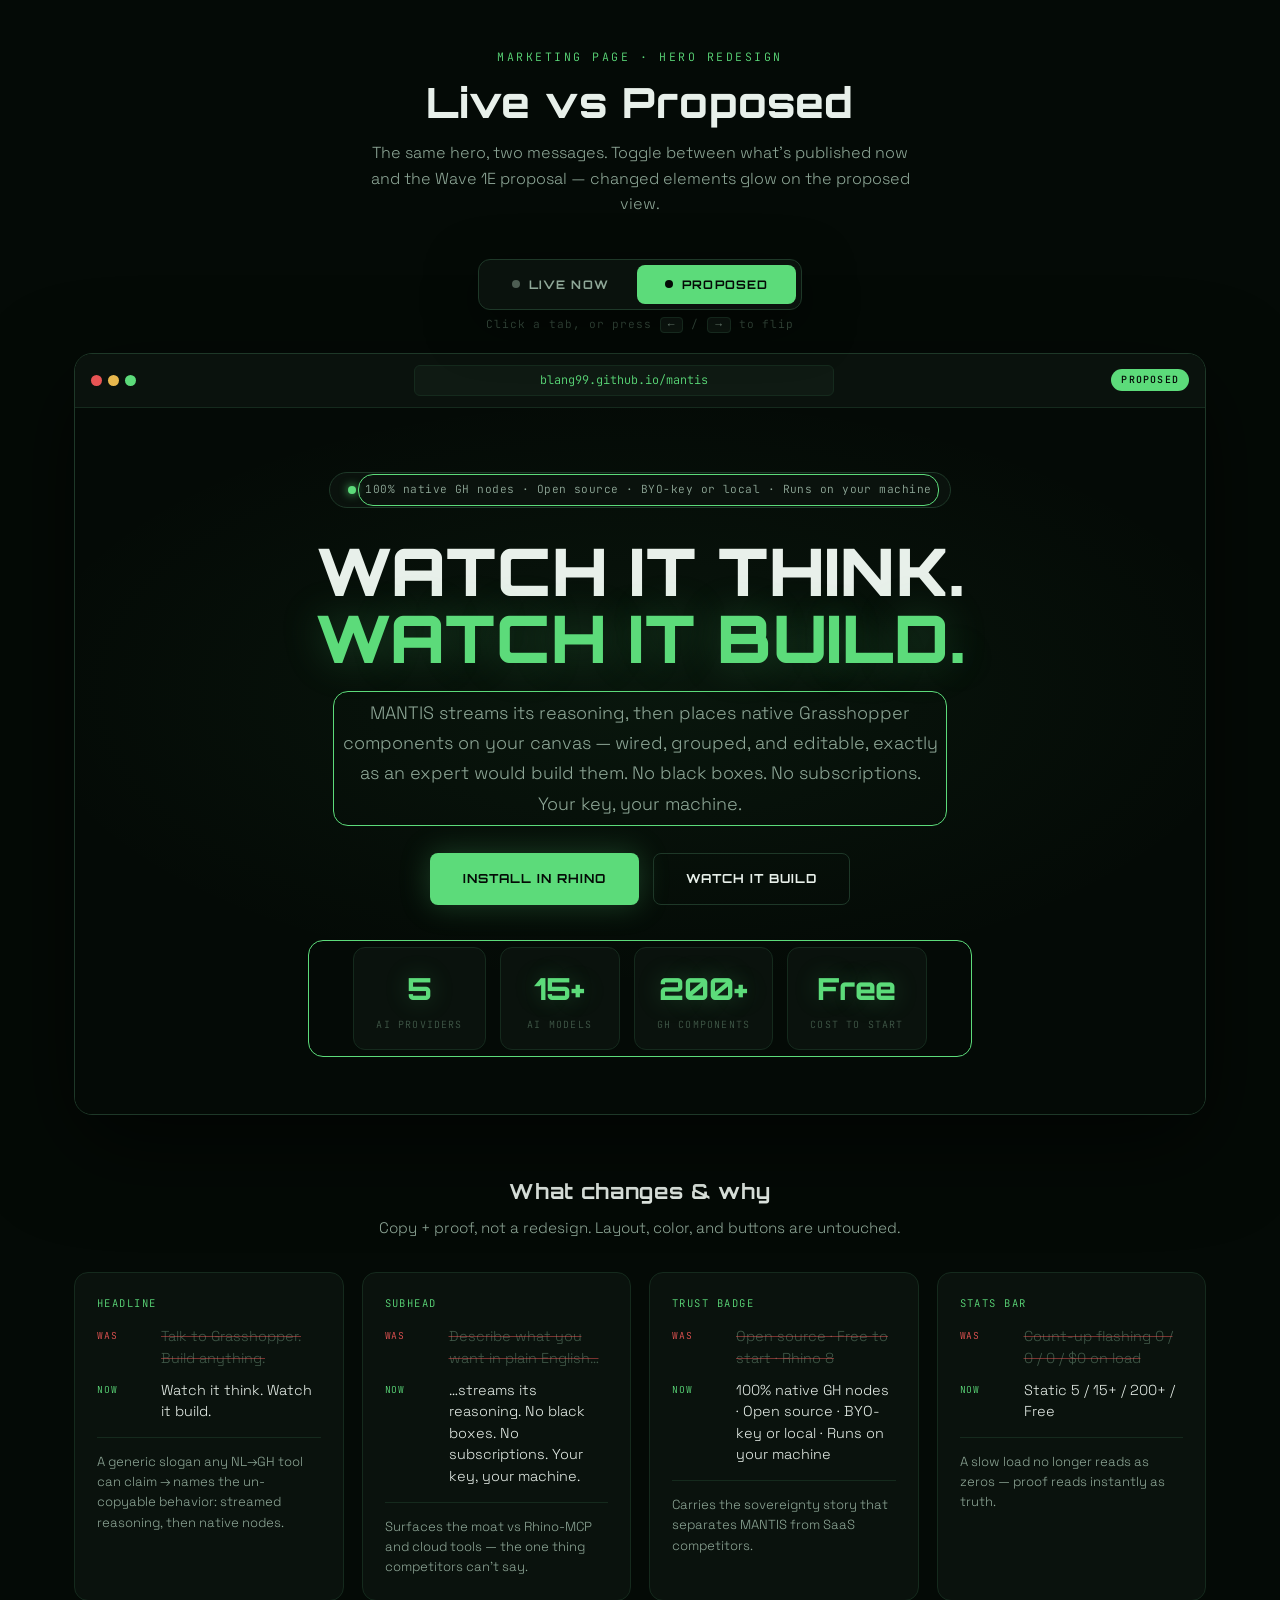
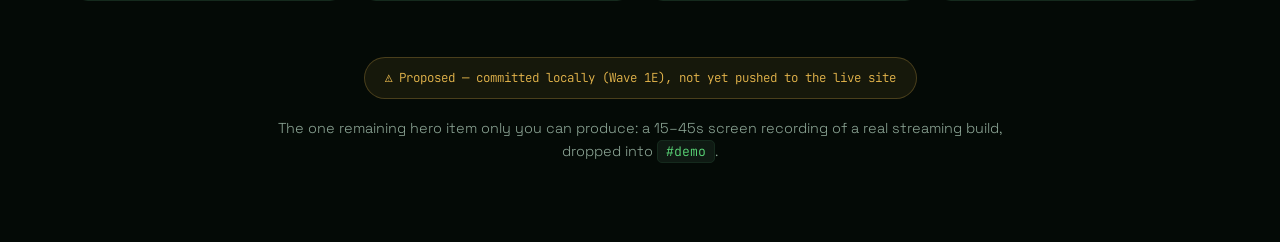
<file: docs/compare.html>
<!DOCTYPE html>
<html lang="en">
<head>
<meta charset="UTF-8"/>
<meta name="viewport" content="width=device-width, initial-scale=1.0"/>
<title>MANTIS — Hero Redesign: Live vs Proposed</title>
<link rel="preconnect" href="https://fonts.googleapis.com"/>
<link rel="preconnect" href="https://fonts.gstatic.com" crossorigin/>
<link href="https://fonts.googleapis.com/css2?family=Orbitron:wght@700;800;900&family=Space+Grotesk:wght@300;400;500;700&family=JetBrains+Mono:wght@400;500&display=swap" rel="stylesheet"/>
<style>
    :root{
        --mantis:#5CDB7A; --mantis-bright:#7AE99A; --mantis-dim:#3a9b55;
        --mantis-glow:rgba(92,219,122,0.25); --mantis-glow-strong:rgba(92,219,122,0.45);
        --bg-deep:#040a06; --bg-card:#0a120d; --bg-surface:#0f1a13; --bg-elevated:#152019;
        --text-primary:#e8f0ea; --text-secondary:#8fa898; --text-dim:#405848;
        --border:#152a1d; --border-light:#1e3828; --amber:#e8b84d; --red:#e85454;
        --font-display:'Orbitron',sans-serif; --font-body:'Space Grotesk',sans-serif; --font-mono:'JetBrains Mono',monospace;
        --ease:cubic-bezier(0.16,1,0.3,1);
    }
    *{margin:0;padding:0;box-sizing:border-box}
    html{scroll-behavior:smooth}
    body{background:var(--bg-deep);color:var(--text-primary);font-family:var(--font-body);
        font-weight:300;line-height:1.6;-webkit-font-smoothing:antialiased;overflow-x:hidden}

    /* ── page chrome ── */
    .page-head{text-align:center;padding:48px 24px 8px}
    .page-head .kicker{font-family:var(--font-mono);font-size:.72rem;letter-spacing:.22em;
        text-transform:uppercase;color:var(--mantis);margin-bottom:14px}
    .page-head h1{font-family:var(--font-display);font-weight:800;font-size:clamp(1.6rem,4vw,2.6rem);
        letter-spacing:.02em;line-height:1.1}
    .page-head p{color:var(--text-secondary);max-width:560px;margin:14px auto 0;font-size:1rem}

    /* ── toggle ── */
    .toggle-wrap{display:flex;justify-content:center;gap:0;margin:34px auto 6px;
        background:var(--bg-card);border:1px solid var(--border-light);border-radius:12px;
        padding:5px;width:fit-content;position:sticky;top:18px;z-index:40;
        box-shadow:0 14px 50px rgba(0,0,0,.5)}
    .toggle-wrap button{font-family:var(--font-display);font-weight:700;font-size:.74rem;
        letter-spacing:.1em;text-transform:uppercase;padding:12px 28px;border:none;border-radius:8px;
        background:transparent;color:var(--text-secondary);cursor:pointer;transition:all .35s var(--ease);
        display:flex;align-items:center;gap:9px}
    .toggle-wrap button .dot{width:8px;height:8px;border-radius:50%;background:currentColor;opacity:.5}
    .toggle-wrap button[data-state="live"].active{background:rgba(232,84,84,.14);color:var(--red)}
    .toggle-wrap button[data-state="proposed"].active{background:var(--mantis);color:var(--bg-deep)}
    .toggle-wrap button.active .dot{opacity:1}
    .hint{text-align:center;font-family:var(--font-mono);font-size:.7rem;color:var(--text-dim);
        letter-spacing:.08em;margin-bottom:8px}
    .hint kbd{background:var(--bg-surface);border:1px solid var(--border-light);border-radius:4px;
        padding:1px 7px;color:var(--text-secondary)}

    /* ── stage (the embedded hero) ── */
    .stage{max-width:1180px;margin:18px auto 0;padding:0 24px}
    .frame{position:relative;border:1px solid var(--border-light);border-radius:18px;overflow:hidden;
        background:var(--bg-deep);box-shadow:0 30px 90px rgba(0,0,0,.6)}
    .frame-bar{display:flex;align-items:center;gap:8px;padding:11px 16px;background:var(--bg-card);
        border-bottom:1px solid var(--border)}
    .frame-bar .dots{display:flex;gap:6px}
    .frame-bar .dots i{width:11px;height:11px;border-radius:50%;display:block}
    .frame-bar .url{flex:1;text-align:center;font-family:var(--font-mono);font-size:.74rem;
        color:var(--text-secondary);background:var(--bg-surface);border:1px solid var(--border);
        border-radius:6px;padding:5px 14px;max-width:420px;margin:0 auto;transition:color .35s}
    .frame-bar .tag{font-family:var(--font-mono);font-size:.62rem;letter-spacing:.12em;
        text-transform:uppercase;padding:3px 10px;border-radius:20px;font-weight:500;transition:all .35s}

    /* the hero itself */
    .hero{position:relative;min-height:560px;display:flex;align-items:center;justify-content:center;
        text-align:center;padding:64px 32px;overflow:hidden;
        background:radial-gradient(ellipse 80% 60% at 50% 40%,rgba(92,219,122,.06),transparent 70%),var(--bg-deep)}
    .hero-inner{position:relative;max-width:780px;z-index:2}
    .badge{display:inline-flex;align-items:center;gap:9px;font-family:var(--font-mono);font-size:.7rem;
        letter-spacing:.04em;color:var(--text-secondary);background:var(--bg-card);
        border:1px solid var(--border-light);border-radius:30px;padding:8px 18px;margin-bottom:30px}
    .badge .pulse{width:8px;height:8px;border-radius:50%;background:var(--mantis);
        box-shadow:0 0 10px var(--mantis);animation:pulse 2s ease-in-out infinite}
    @keyframes pulse{0%,100%{opacity:1;transform:scale(1)}50%{opacity:.4;transform:scale(.7)}}
    .hero h2{font-family:var(--font-display);font-weight:900;font-size:clamp(2.2rem,6vw,4.1rem);
        line-height:1.02;letter-spacing:.01em;text-transform:uppercase}
    .hero h2 .l2{color:var(--mantis);text-shadow:0 0 40px var(--mantis-glow)}
    .hero .sub{font-size:1.12rem;color:var(--text-secondary);max-width:600px;margin:26px auto 34px;
        line-height:1.7;font-weight:300}
    .hero .actions{display:flex;gap:14px;justify-content:center;flex-wrap:wrap}
    .btn{padding:15px 32px;border-radius:8px;font-family:var(--font-display);font-size:.78rem;
        font-weight:700;letter-spacing:.08em;text-transform:uppercase;text-decoration:none;cursor:pointer;
        border:1px solid transparent;transition:transform .3s var(--ease)}
    .btn:hover{transform:translateY(-3px)}
    .btn-primary{background:var(--mantis);color:var(--bg-deep);box-shadow:0 0 30px var(--mantis-glow)}
    .btn-ghost{background:transparent;color:var(--text-primary);border-color:var(--border-light)}

    /* stats strip inside hero footer */
    .stats{display:flex;gap:14px;justify-content:center;flex-wrap:wrap;margin-top:42px}
    .stat{min-width:120px;background:var(--bg-card);border:1px solid var(--border);border-radius:12px;
        padding:16px 22px}
    .stat .n{font-family:var(--font-display);font-weight:800;font-size:1.9rem;color:var(--mantis);
        text-shadow:0 0 24px var(--mantis-glow)}
    .stat .l{font-family:var(--font-mono);font-size:.62rem;letter-spacing:.12em;text-transform:uppercase;
        color:var(--text-dim);margin-top:4px}

    /* highlight pulse when a changed element is showing the proposed state */
    [data-changed]{border-radius:8px;transition:box-shadow .5s,outline-color .5s;outline:1px solid transparent;outline-offset:6px}
    .show-diff [data-changed]{outline-color:var(--mantis);box-shadow:0 0 0 0 var(--mantis-glow)}

    /* ── change ledger ── */
    .ledger{max-width:1180px;margin:60px auto 0;padding:0 24px}
    .ledger h3{font-family:var(--font-display);font-weight:700;font-size:1.3rem;text-align:center;
        margin-bottom:8px;letter-spacing:.04em}
    .ledger .lead{text-align:center;color:var(--text-secondary);margin-bottom:32px;font-size:.95rem}
    .grid{display:grid;grid-template-columns:repeat(auto-fit,minmax(250px,1fr));gap:18px}
    .card{background:var(--bg-card);border:1px solid var(--border);border-radius:14px;padding:22px;
        transition:border-color .3s,transform .3s}
    .card:hover{border-color:var(--border-light);transform:translateY(-3px)}
    .card .el{font-family:var(--font-mono);font-size:.66rem;letter-spacing:.14em;text-transform:uppercase;
        color:var(--mantis);margin-bottom:14px}
    .card .row{display:flex;gap:10px;font-size:.9rem;line-height:1.5;margin-bottom:10px}
    .card .row .k{flex:0 0 54px;font-family:var(--font-mono);font-size:.6rem;letter-spacing:.1em;
        text-transform:uppercase;padding-top:3px}
    .card .was .k{color:var(--red)} .card .now .k{color:var(--mantis)}
    .card .was .v{color:var(--text-dim);text-decoration:line-through;text-decoration-color:rgba(232,84,84,.5)}
    .card .now .v{color:var(--text-primary)}
    .card .why{margin-top:14px;padding-top:14px;border-top:1px solid var(--border);
        font-size:.82rem;color:var(--text-secondary);line-height:1.55}

    /* ── status footer ── */
    .footer{max-width:780px;margin:56px auto 80px;padding:0 24px;text-align:center}
    .status{display:inline-flex;align-items:center;gap:10px;font-family:var(--font-mono);font-size:.78rem;
        color:var(--amber);background:rgba(232,184,77,.08);border:1px solid rgba(232,184,77,.25);
        border-radius:30px;padding:10px 20px}
    .footer p{color:var(--text-secondary);margin-top:18px;font-size:.9rem}
    .footer code{font-family:var(--font-mono);background:var(--bg-surface);border:1px solid var(--border);
        border-radius:5px;padding:2px 8px;color:var(--mantis);font-size:.82rem}
</style>
</head>
<body>

<div class="page-head">
    <div class="kicker">Marketing Page · Hero Redesign</div>
    <h1>Live vs Proposed</h1>
    <p>The same hero, two messages. Toggle between what's published now and the Wave&nbsp;1E proposal — changed elements glow on the proposed view.</p>
</div>

<div class="toggle-wrap" role="tablist">
    <button data-state="live"><span class="dot"></span>Live now</button>
    <button data-state="proposed" class="active"><span class="dot"></span>Proposed</button>
</div>
<div class="hint">Click a tab, or press <kbd>←</kbd> / <kbd>→</kbd> to flip</div>

<div class="stage">
    <div class="frame" id="frame">
        <div class="frame-bar">
            <div class="dots"><i style="background:#e85454"></i><i style="background:#e8b84d"></i><i style="background:#5CDB7A"></i></div>
            <div class="url" id="url">blang99.github.io/mantis</div>
            <div class="tag" id="tag">PROPOSED</div>
        </div>
        <div class="hero">
            <div class="hero-inner">
                <div class="badge"><span class="pulse"></span><span data-changed id="badge"></span></div>
                <h2 id="headline"></h2>
                <p class="sub" data-changed id="sub"></p>
                <div class="actions">
                    <a class="btn btn-primary">Install in Rhino</a>
                    <a class="btn btn-ghost">Watch it build</a>
                </div>
                <div class="stats" data-changed id="stats"></div>
            </div>
        </div>
    </div>
</div>

<div class="ledger">
    <h3>What changes &amp; why</h3>
    <p class="lead">Copy + proof, not a redesign. Layout, color, and buttons are untouched.</p>
    <div class="grid">
        <div class="card">
            <div class="el">Headline</div>
            <div class="row was"><span class="k">Was</span><span class="v">Talk to Grasshopper. Build anything.</span></div>
            <div class="row now"><span class="k">Now</span><span class="v">Watch it think. Watch it build.</span></div>
            <div class="why">A generic slogan any NL→GH tool can claim → names the un-copyable behavior: streamed reasoning, then native nodes.</div>
        </div>
        <div class="card">
            <div class="el">Subhead</div>
            <div class="row was"><span class="k">Was</span><span class="v">Describe what you want in plain English…</span></div>
            <div class="row now"><span class="k">Now</span><span class="v">…streams its reasoning. No black boxes. No subscriptions. Your key, your machine.</span></div>
            <div class="why">Surfaces the moat vs Rhino-MCP and cloud tools — the one thing competitors can't say.</div>
        </div>
        <div class="card">
            <div class="el">Trust badge</div>
            <div class="row was"><span class="k">Was</span><span class="v">Open source · Free to start · Rhino 8</span></div>
            <div class="row now"><span class="k">Now</span><span class="v">100% native GH nodes · Open source · BYO-key or local · Runs on your machine</span></div>
            <div class="why">Carries the sovereignty story that separates MANTIS from SaaS competitors.</div>
        </div>
        <div class="card">
            <div class="el">Stats bar</div>
            <div class="row was"><span class="k">Was</span><span class="v">Count-up flashing 0 / 0 / 0 / $0 on load</span></div>
            <div class="row now"><span class="k">Now</span><span class="v">Static 5 / 15+ / 200+ / Free</span></div>
            <div class="why">A slow load no longer reads as zeros — proof reads instantly as truth.</div>
        </div>
    </div>
</div>

<div class="footer">
    <div class="status">⚠ Proposed — committed locally (Wave 1E), not yet pushed to the live site</div>
    <p>The one remaining hero item only you can produce: a 15–45s screen recording of a real streaming build, dropped into <code>#demo</code>.</p>
</div>

<script>
const DATA = {
    live: {
        url: "blang99.github.io/mantis", tag: "LIVE NOW", tagColor: "#e85454", tagBg: "rgba(232,84,84,.14)",
        badge: "Open source · Free to start · Rhino 8",
        head: `Talk to Grasshopper.<br/><span class="l2">Build anything.</span>`,
        sub: "Describe what you want in plain English. MANTIS places native Grasshopper components on your canvas — wired, laid out, and editable — exactly as an expert would build them.",
        stats: [["0","AI Providers"],["0","AI Models"],["0","GH Components"],["$0","Cost to Start"]]
    },
    proposed: {
        url: "blang99.github.io/mantis", tag: "PROPOSED", tagColor: "#040a06", tagBg: "#5CDB7A",
        badge: "100% native GH nodes · Open source · BYO-key or local · Runs on your machine",
        head: `Watch it think.<br/><span class="l2">Watch it build.</span>`,
        sub: "MANTIS streams its reasoning, then places native Grasshopper components on your canvas — wired, grouped, and editable, exactly as an expert would build them. No black boxes. No subscriptions. Your key, your machine.",
        stats: [["5","AI Providers"],["15+","AI Models"],["200+","GH Components"],["Free","Cost to Start"]]
    }
};
let state = "proposed";
const $ = id => document.getElementById(id);
function render(s){
    state = s;
    const d = DATA[s];
    $("badge").textContent = d.badge;
    $("headline").innerHTML = d.head;
    $("sub").textContent = d.sub;
    $("stats").innerHTML = d.stats.map(([n,l])=>`<div class="stat"><div class="n">${n}</div><div class="l">${l}</div></div>`).join("");
    $("url").style.color = s==="live" ? "var(--red)" : "var(--mantis)";
    const tag = $("tag"); tag.textContent = d.tag; tag.style.color = d.tagColor; tag.style.background = d.tagBg;
    document.querySelectorAll(".toggle-wrap button").forEach(b=>b.classList.toggle("active", b.dataset.state===s));
    document.body.classList.toggle("show-diff", s==="proposed");
}
document.querySelectorAll(".toggle-wrap button").forEach(b=>b.onclick=()=>render(b.dataset.state));
document.addEventListener("keydown",e=>{
    if(e.key==="ArrowLeft") render("live");
    if(e.key==="ArrowRight") render("proposed");
});
render("proposed");
</script>
</body>
</html>
</file>
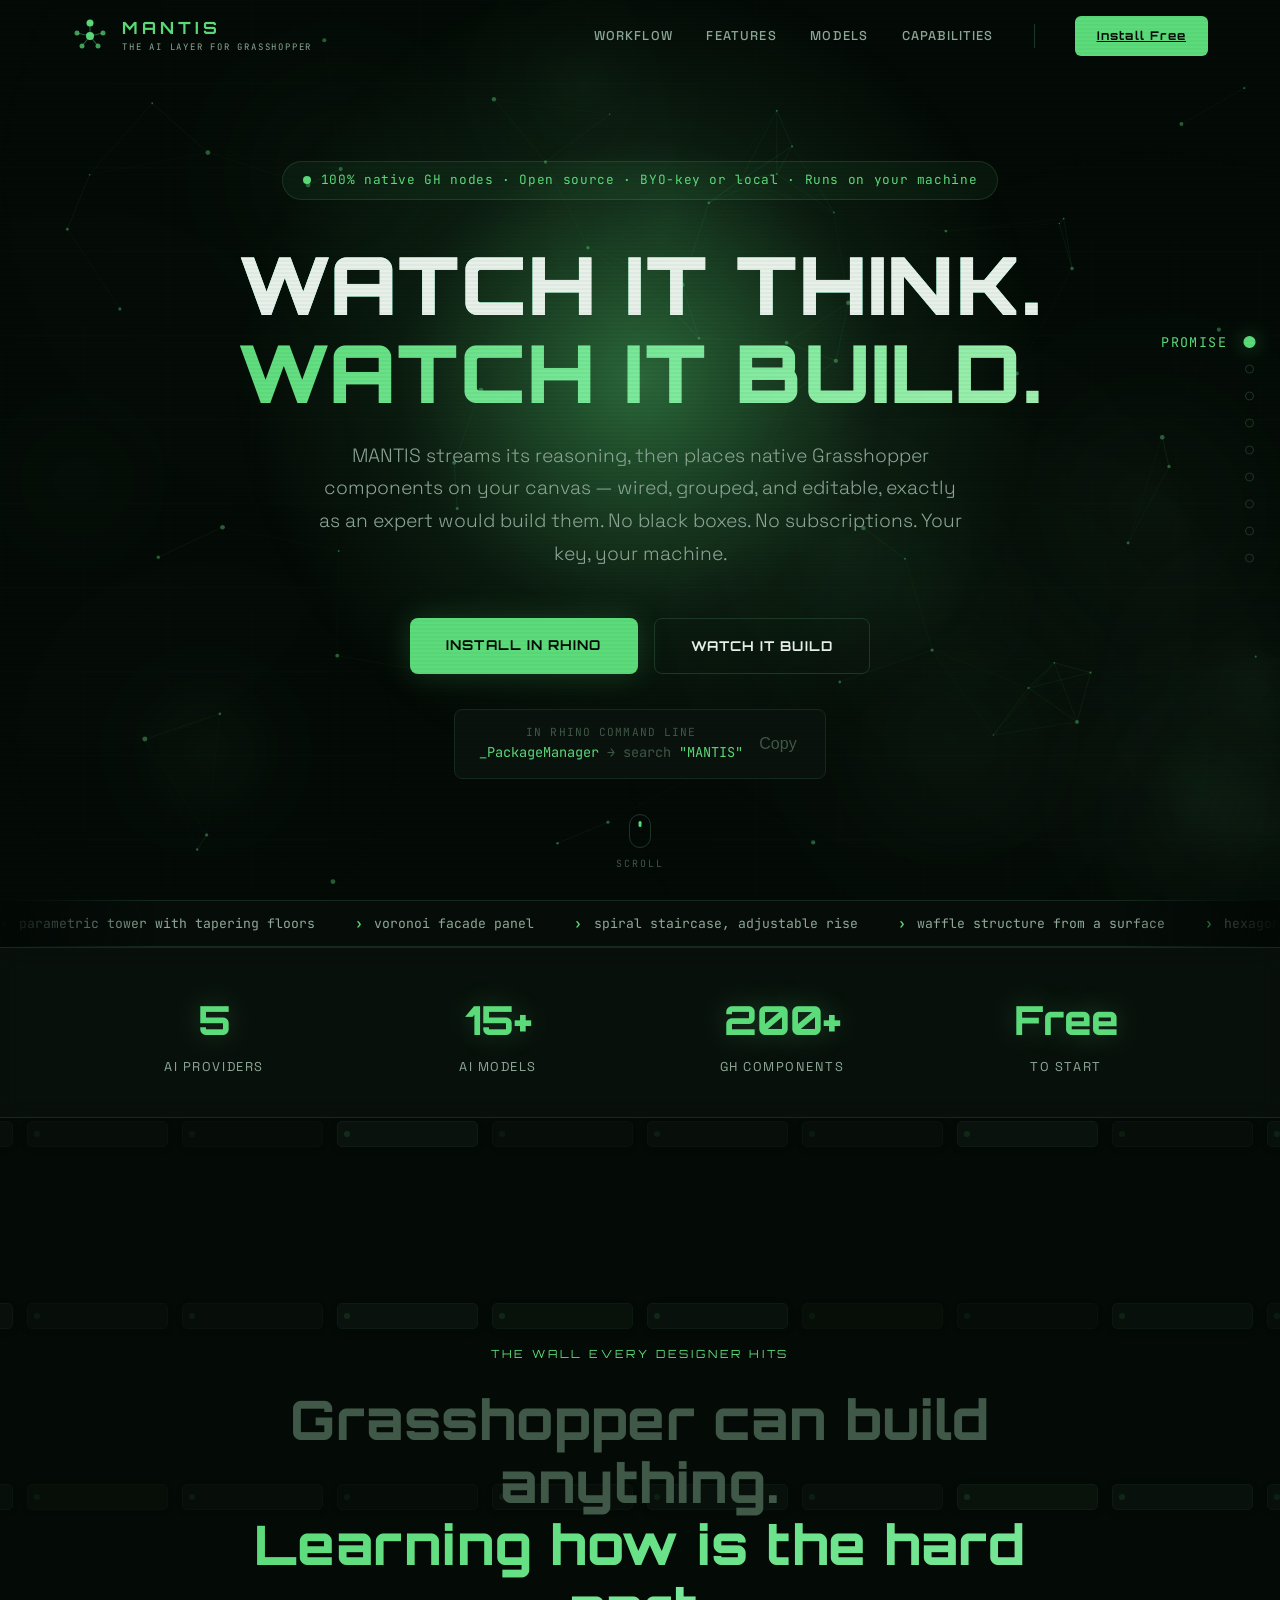
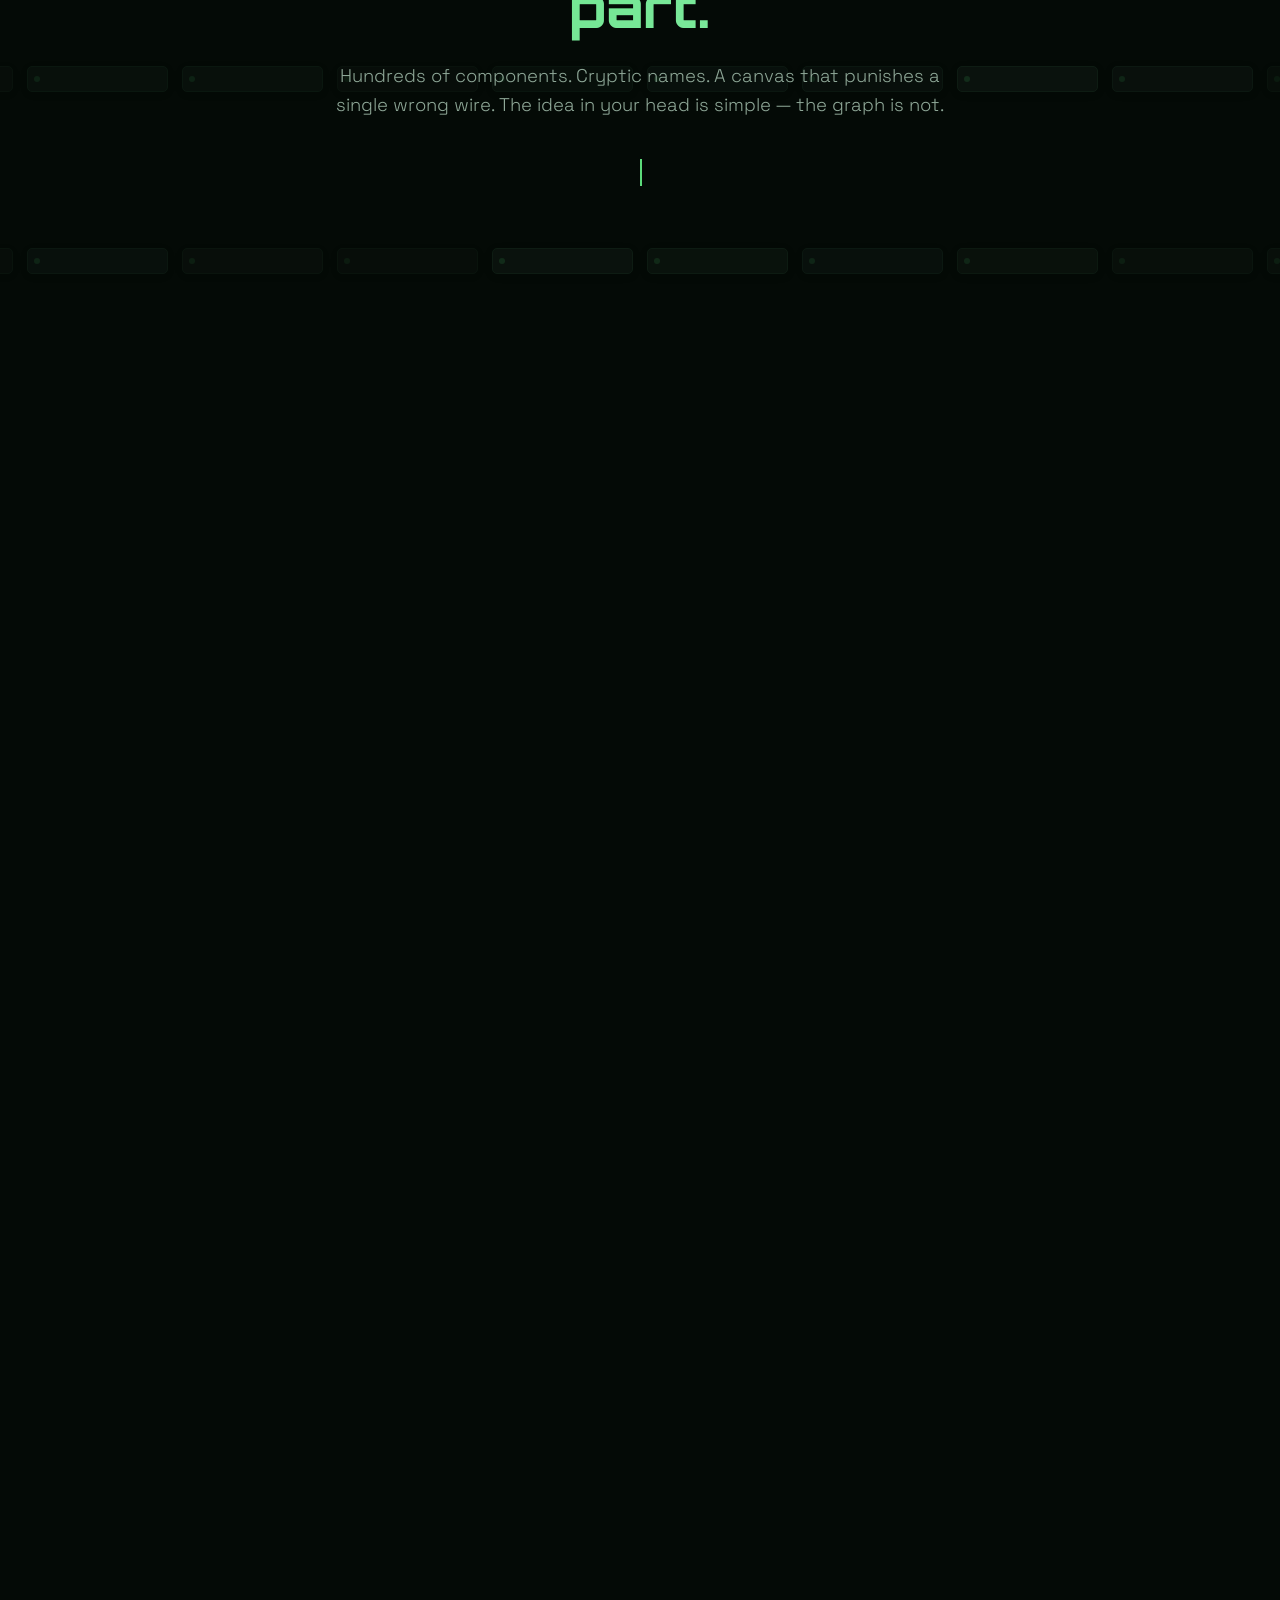
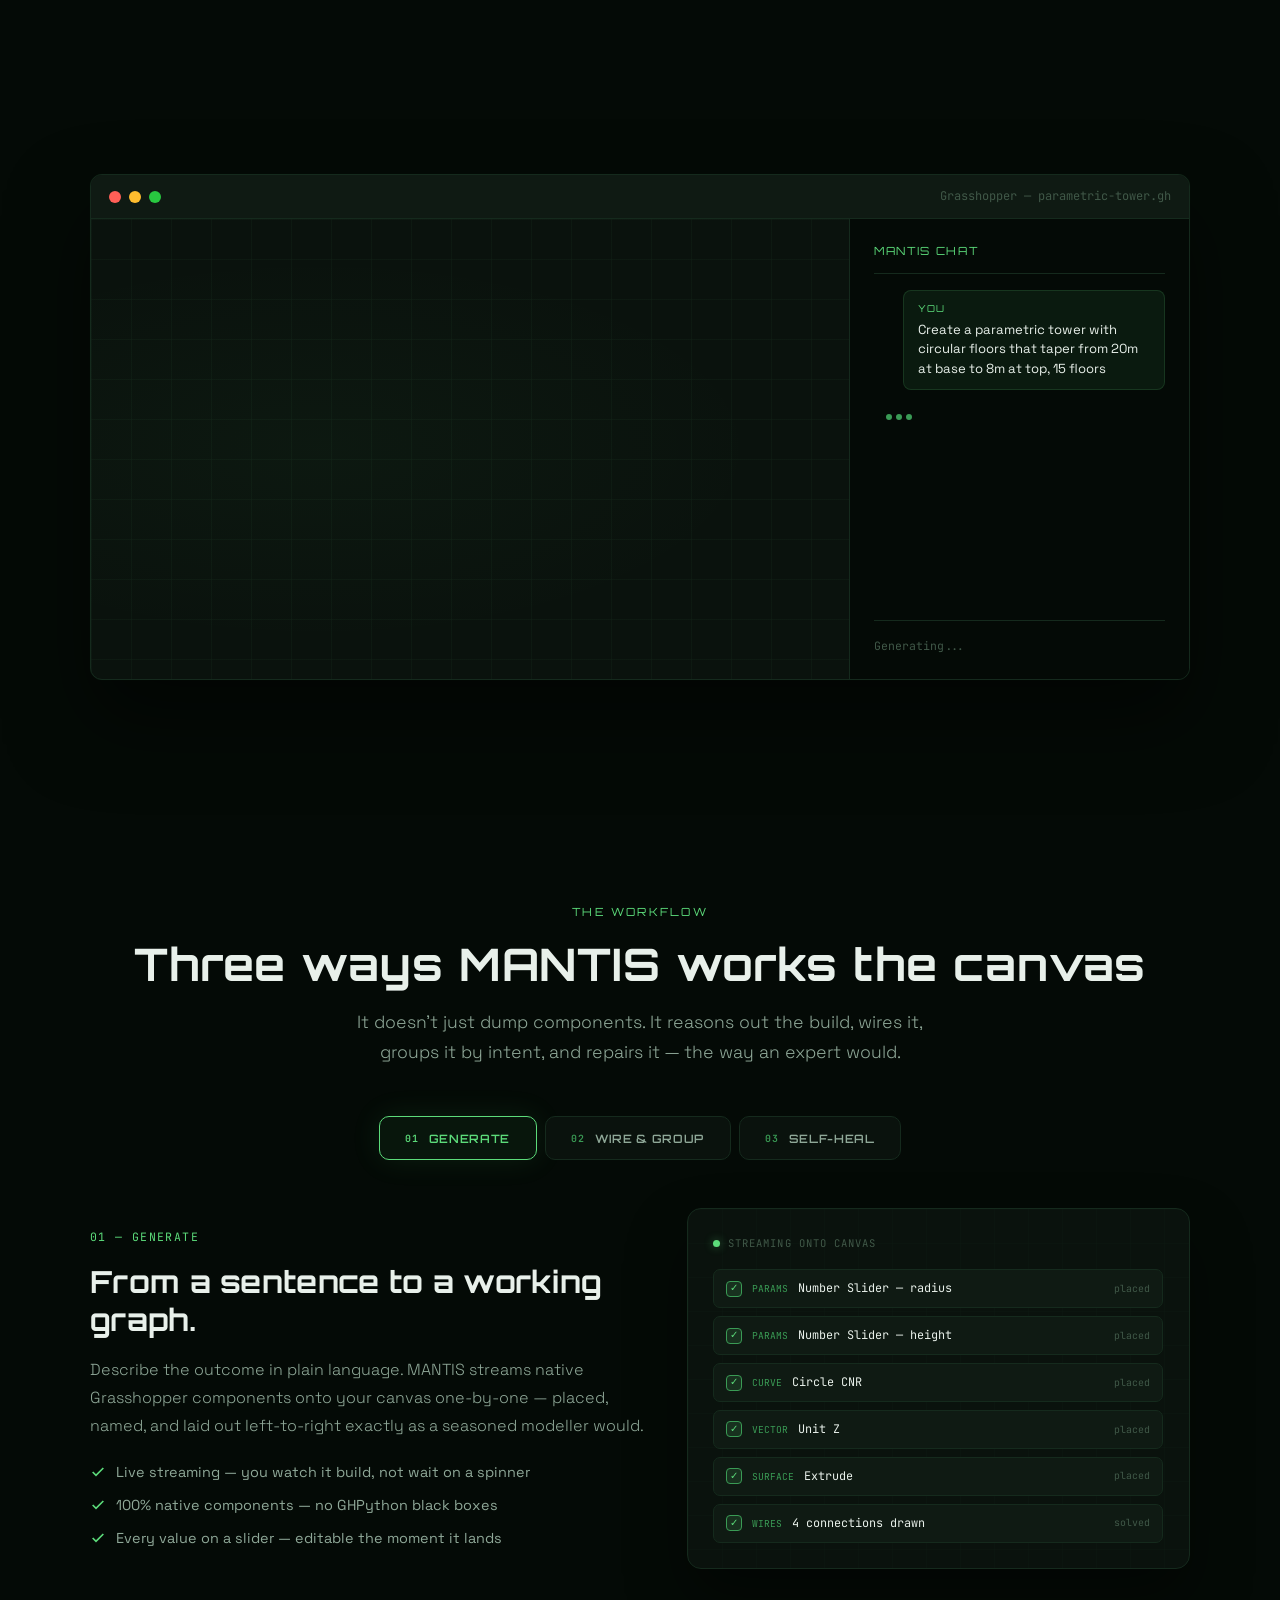
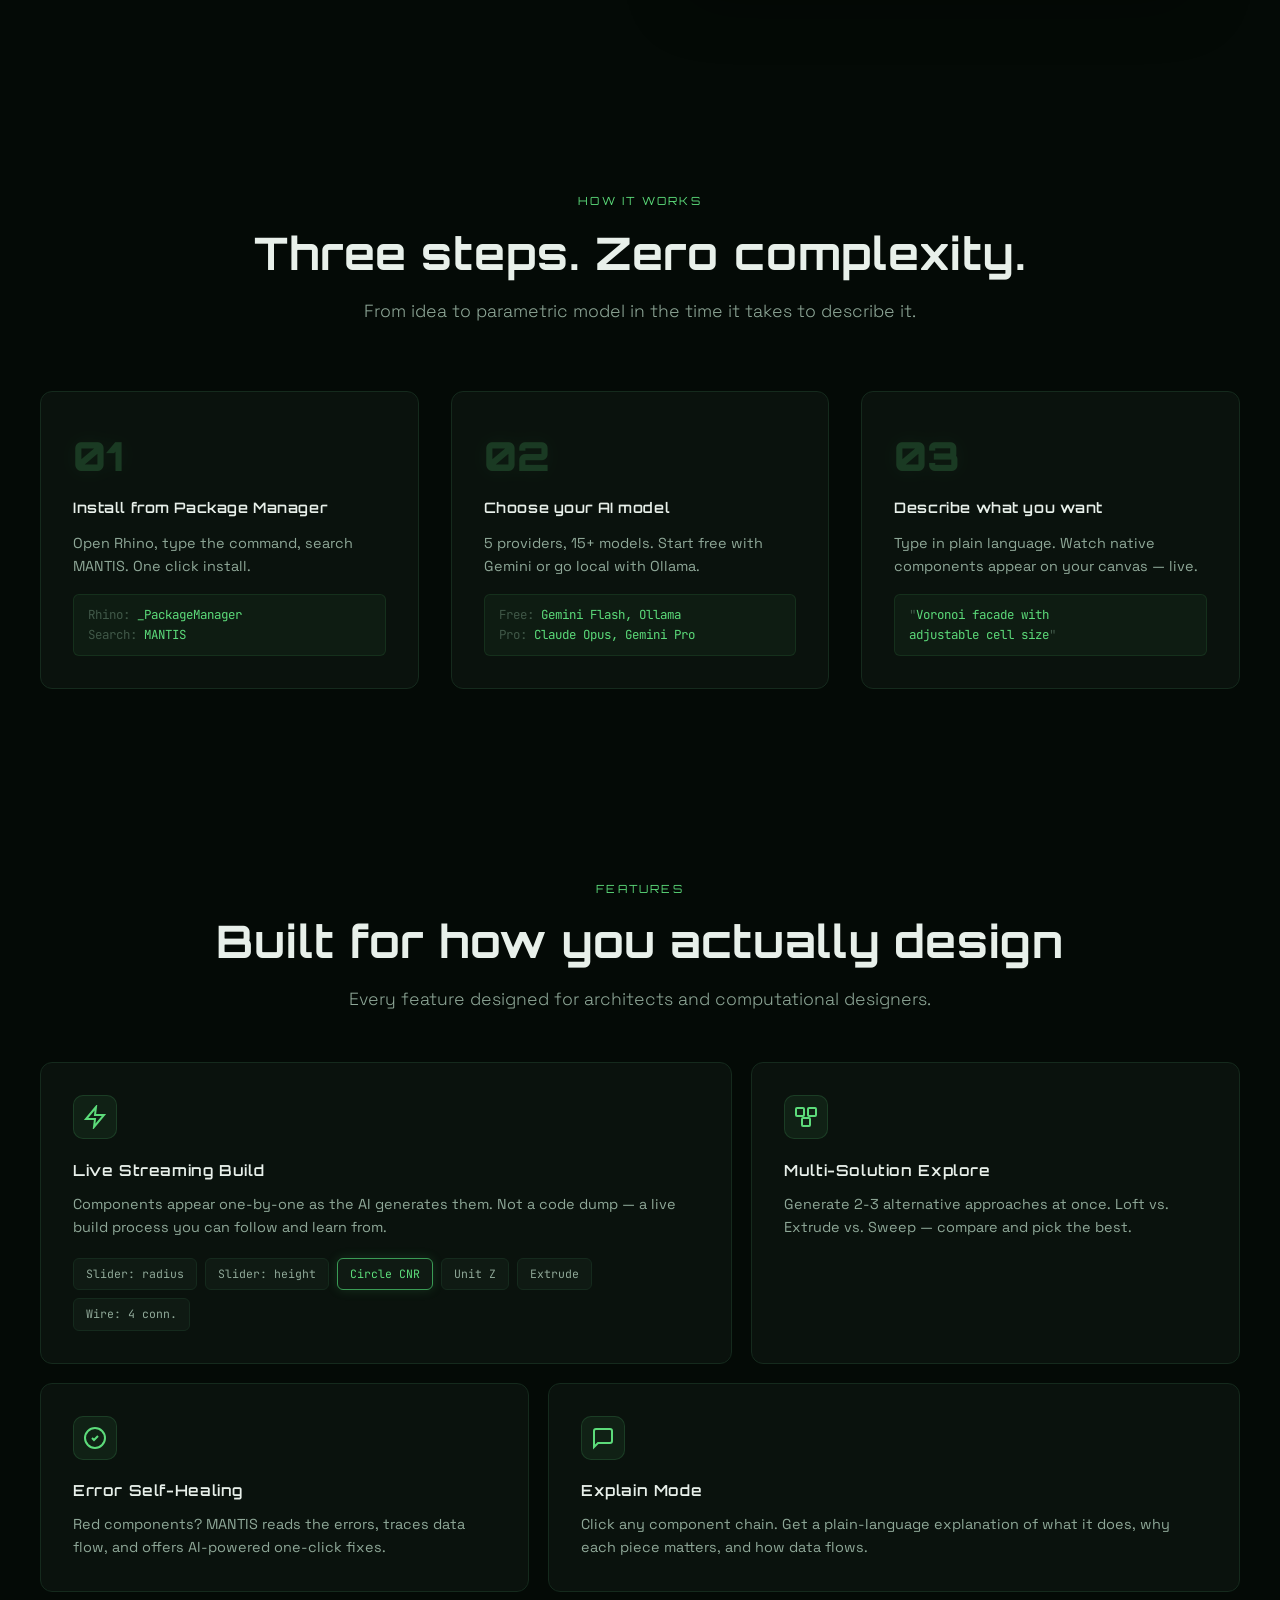
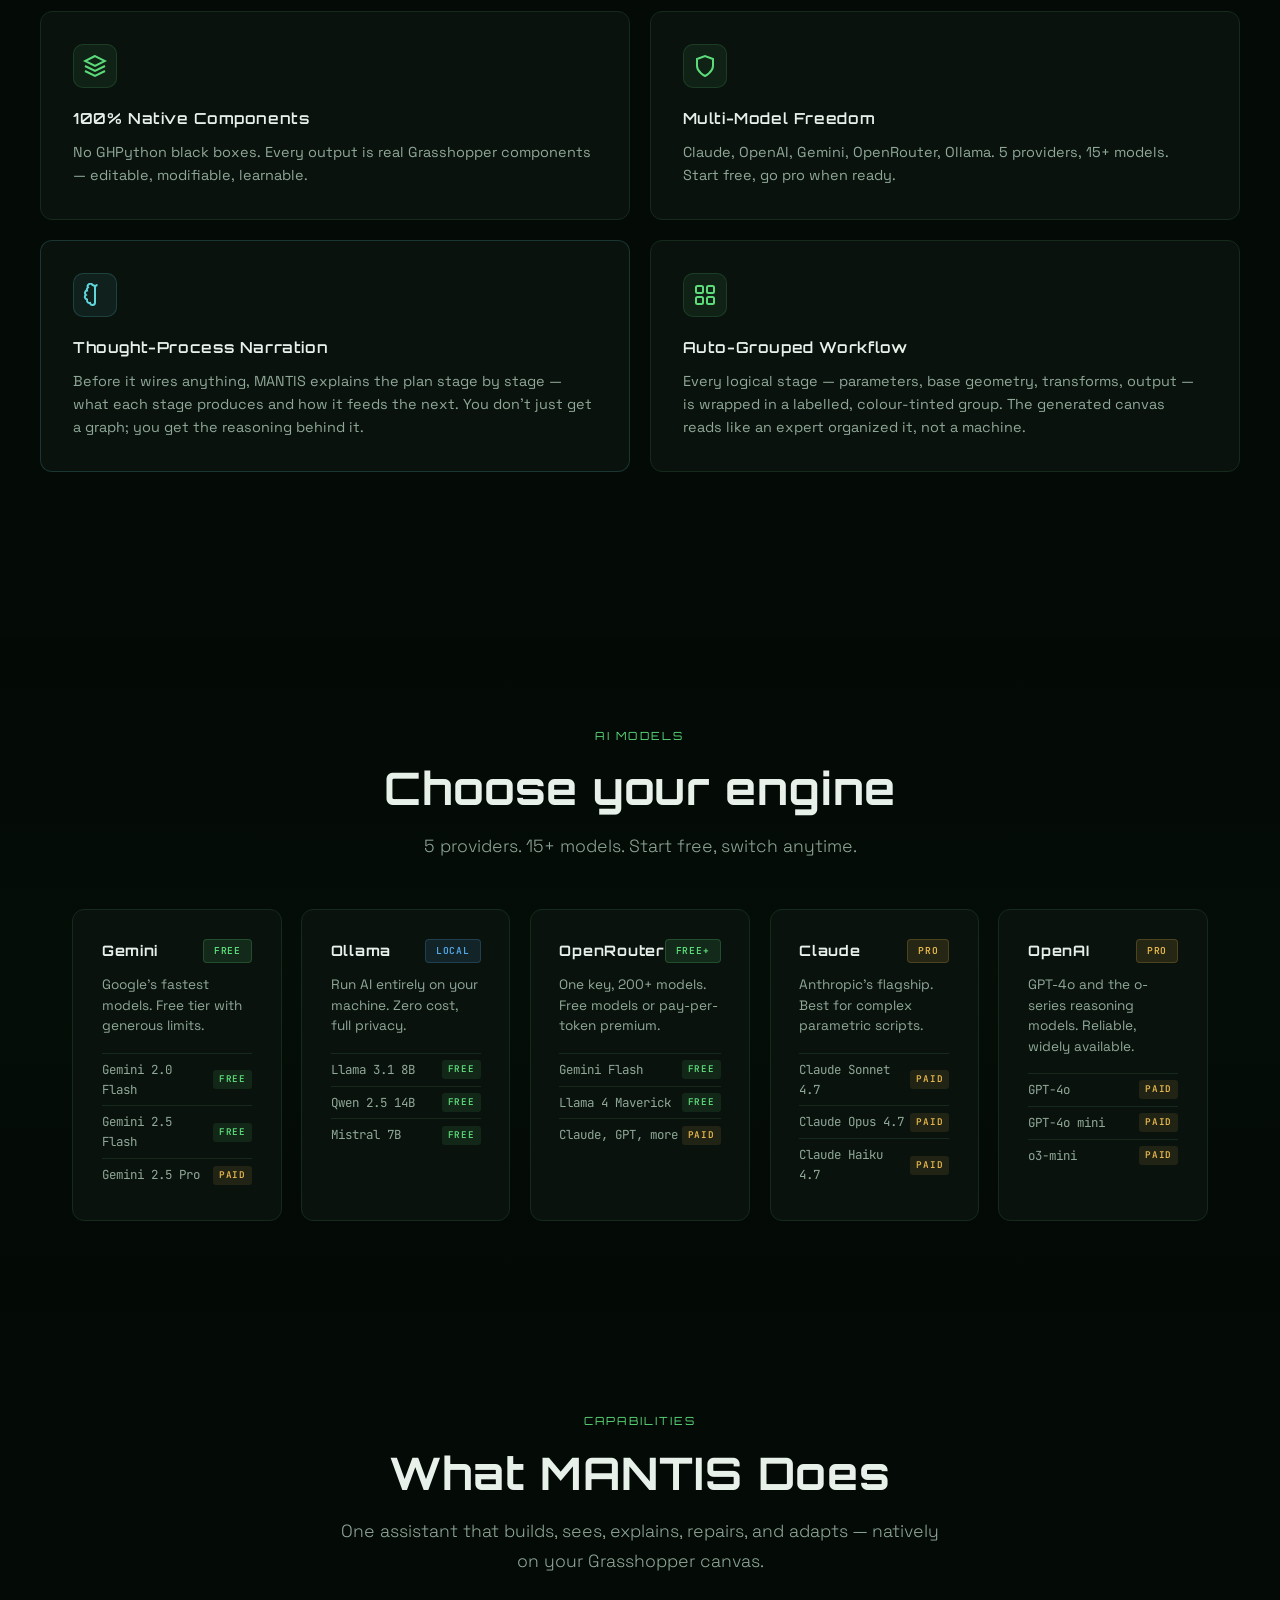
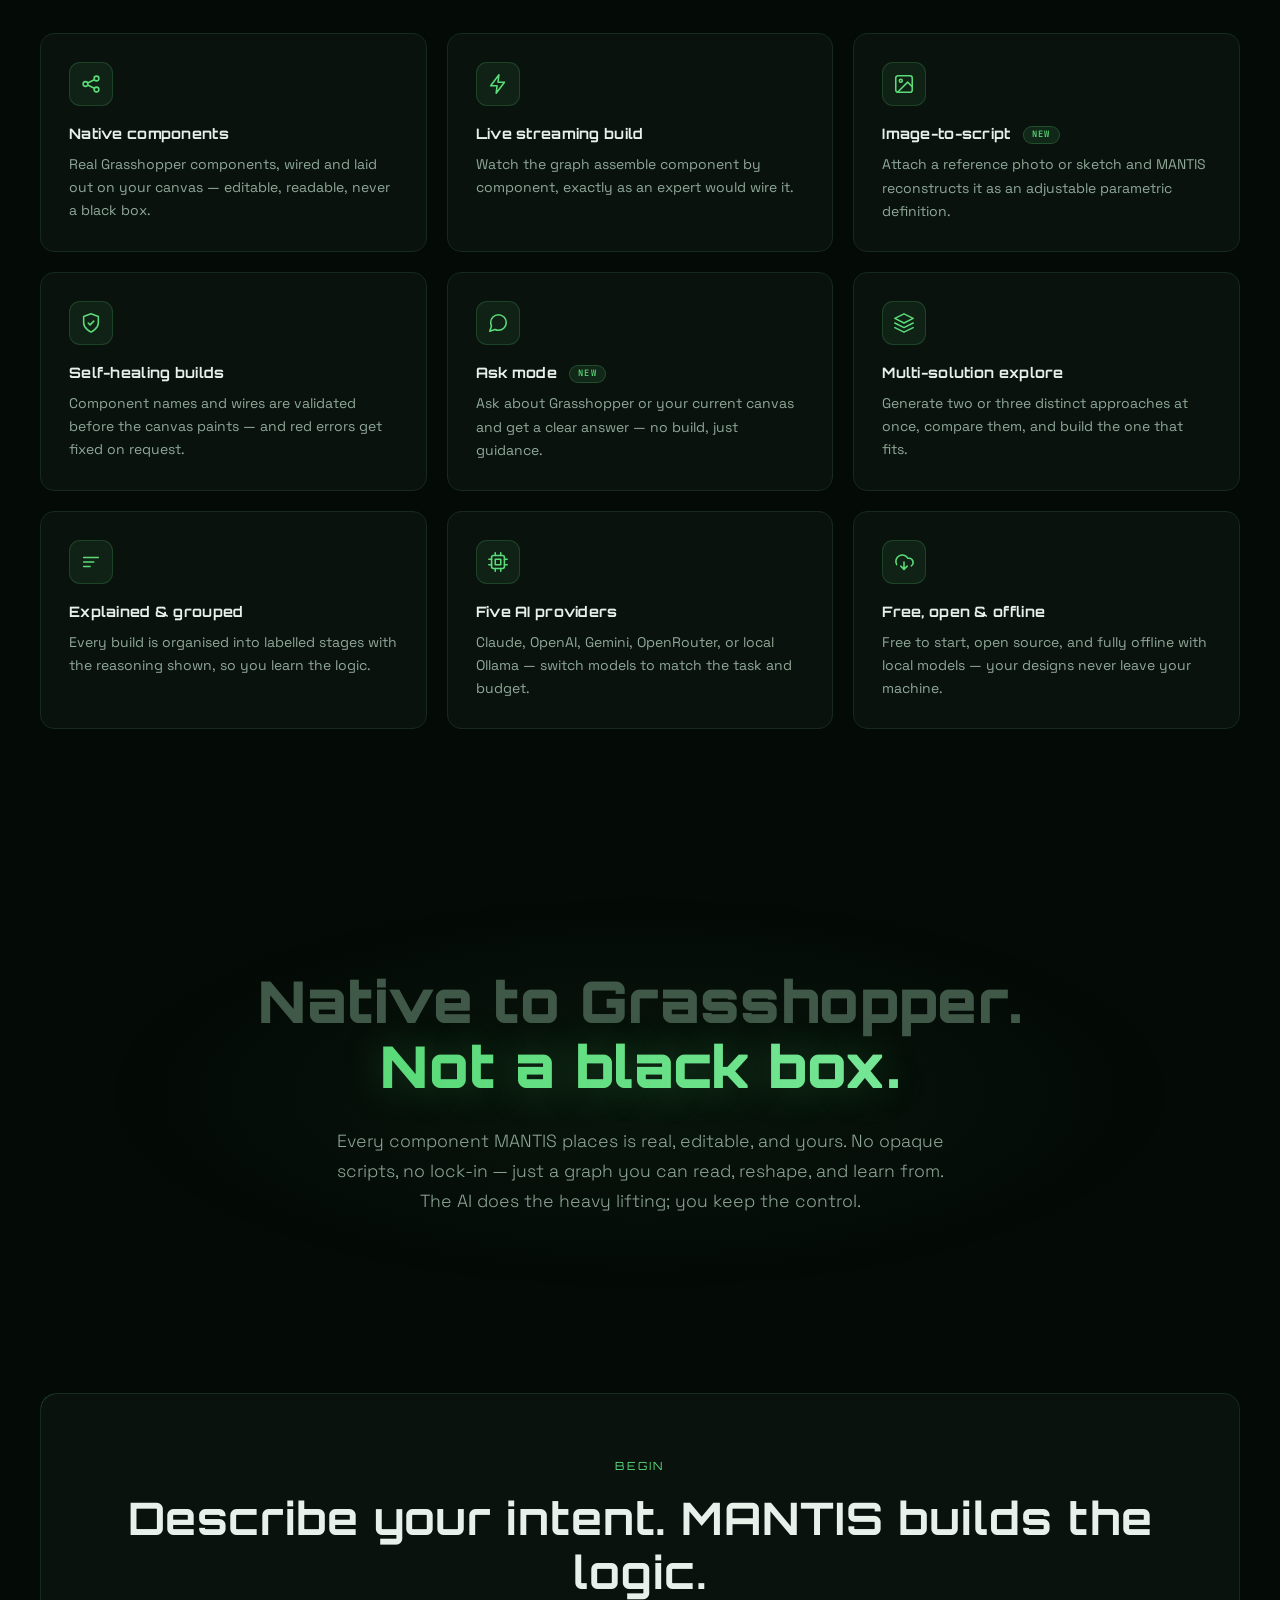
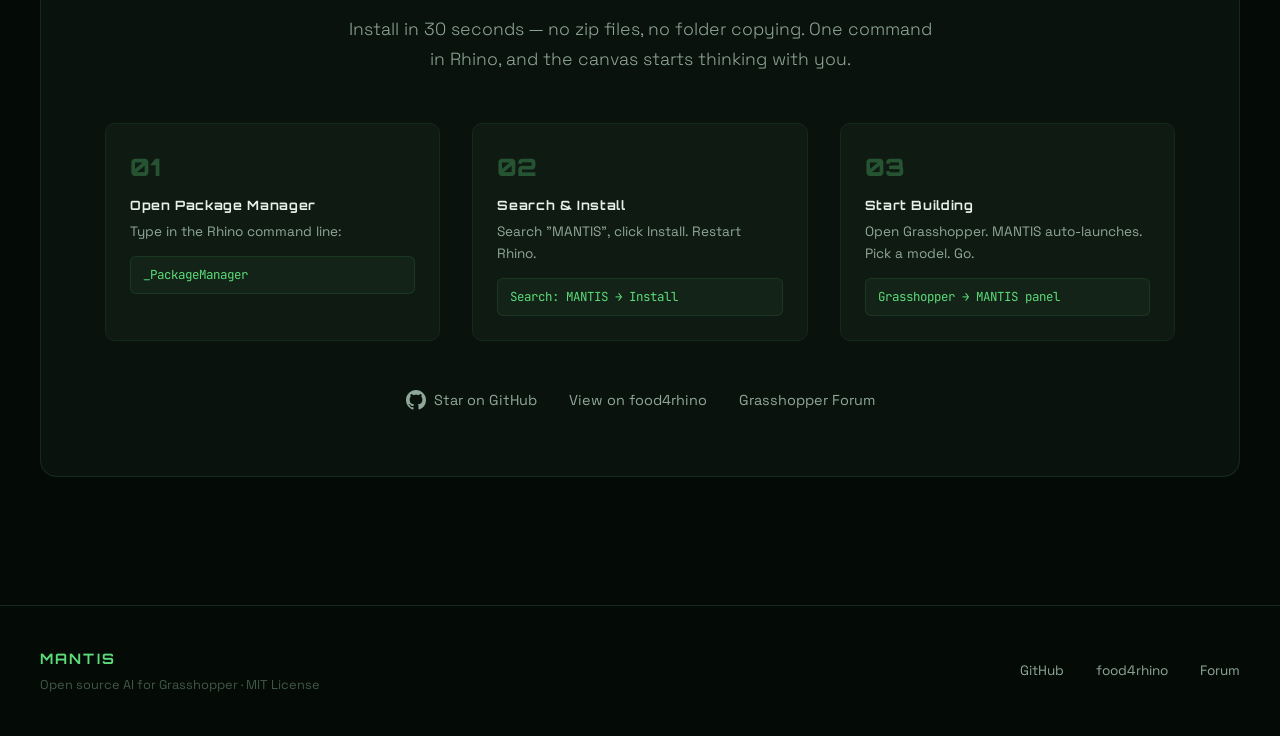
<file: docs/index_v1_published_backup.html>
<!DOCTYPE html>
<html lang="en">
<head>
    <meta charset="UTF-8">
    <meta name="viewport" content="width=device-width, initial-scale=1.0">
    <title>MANTIS — AI-Powered Grasshopper Scripting for Rhino 8</title>
    <meta name="description" content="Convert natural language into native Grasshopper components. Free, open source, multi-model AI plugin for Rhino 8.">
    <link rel="canonical" href="https://blang99.github.io/mantis/">
    <meta name="theme-color" content="#0E1610">

    <!-- ── Open Graph (Facebook, LinkedIn, Discord, etc.) ── -->
    <meta property="og:type" content="website">
    <meta property="og:site_name" content="MANTIS">
    <meta property="og:title" content="MANTIS — AI-Powered Grasshopper Scripting for Rhino 8">
    <meta property="og:description" content="Describe what you want in plain language; watch native Grasshopper components appear on your canvas — live. Free, open source, 5 AI providers.">
    <meta property="og:url" content="https://blang99.github.io/mantis/">
    <meta property="og:image" content="https://blang99.github.io/mantis/og-image.png">
    <meta property="og:image:width" content="1200">
    <meta property="og:image:height" content="630">

    <!-- ── Twitter / X card ── -->
    <meta name="twitter:card" content="summary_large_image">
    <meta name="twitter:title" content="MANTIS — AI-Powered Grasshopper Scripting for Rhino 8">
    <meta name="twitter:description" content="Describe what you want in plain language; watch native Grasshopper components appear on your canvas — live. Free, open source, 5 AI providers.">
    <meta name="twitter:image" content="https://blang99.github.io/mantis/og-image.png">

    <!-- ── Favicon: the MANTIS constellation mark, inline so no extra request ── -->
    <link rel="icon" href="data:image/svg+xml,%3Csvg xmlns='http://www.w3.org/2000/svg' viewBox='0 0 36 36'%3E%3Crect width='36' height='36' rx='8' fill='%230E1610'/%3E%3Cline x1='18' y1='5' x2='18' y2='18' stroke='%235CDB7A' stroke-width='1.2' opacity='0.4'/%3E%3Cline x1='5' y1='15' x2='18' y2='18' stroke='%235CDB7A' stroke-width='1.2' opacity='0.4'/%3E%3Cline x1='31' y1='15' x2='18' y2='18' stroke='%235CDB7A' stroke-width='1.2' opacity='0.4'/%3E%3Cline x1='10' y1='28' x2='18' y2='18' stroke='%235CDB7A' stroke-width='1.2' opacity='0.4'/%3E%3Cline x1='26' y1='28' x2='18' y2='18' stroke='%235CDB7A' stroke-width='1.2' opacity='0.4'/%3E%3Ccircle cx='18' cy='5' r='3.5' fill='%235CDB7A'/%3E%3Ccircle cx='5' cy='15' r='2.5' fill='%235CDB7A' opacity='0.7'/%3E%3Ccircle cx='31' cy='15' r='2.5' fill='%235CDB7A' opacity='0.7'/%3E%3Ccircle cx='10' cy='28' r='2.5' fill='%235CDB7A' opacity='0.7'/%3E%3Ccircle cx='26' cy='28' r='2.5' fill='%235CDB7A' opacity='0.7'/%3E%3Ccircle cx='18' cy='18' r='4' fill='%235CDB7A'/%3E%3C/svg%3E">

    <link rel="preconnect" href="https://fonts.googleapis.com">
    <link href="https://fonts.googleapis.com/css2?family=Orbitron:wght@400;500;600;700;800;900&family=Space+Grotesk:wght@300;400;500;600;700&family=JetBrains+Mono:wght@400;500;600&display=swap" rel="stylesheet">
    <style>
        :root {
            --mantis: #5CDB7A;
            --mantis-bright: #7AE99A;
            --mantis-dim: #3a9b55;
            --mantis-glow: rgba(92,219,122,0.25);
            --mantis-glow-strong: rgba(92,219,122,0.45);
            --bg-deep: #040a06;
            --bg-card: #0a120d;
            --bg-surface: #0f1a13;
            --bg-elevated: #152019;
            --text-primary: #e8f0ea;
            --text-secondary: #8fa898;
            --text-dim: #405848;
            --border: #152a1d;
            --border-light: #1e3828;
            --amber: #e8b84d;
            --red: #e85454;
            --blue: #54a8e8;
            --cyan: #5ED6DC;
            --cyan-bg: rgba(14,28,30,0.85);
            --font-display: 'Orbitron', sans-serif;
            --font-body: 'Space Grotesk', sans-serif;
            --font-mono: 'JetBrains Mono', monospace;
            --ease-out: cubic-bezier(0.16, 1, 0.3, 1);
        }

        * { margin: 0; padding: 0; box-sizing: border-box; }
        html { scroll-behavior: smooth; }
        body {
            font-family: var(--font-body);
            background: var(--bg-deep);
            color: var(--text-primary);
            line-height: 1.6;
            overflow-x: hidden;
            -webkit-font-smoothing: antialiased;
        }
        .container { max-width: 1200px; margin: 0 auto; padding: 0 2rem; }
        .mono { font-family: var(--font-mono); }

        /* ── Scroll reveal + directional variants ── */
        .reveal { opacity: 0; transform: translateY(48px); transition: opacity 0.8s var(--ease-out), transform 0.8s var(--ease-out); }
        .reveal.visible { opacity: 1; transform: none; }
        .reveal-left { opacity: 0; transform: translateX(-60px); transition: opacity 0.9s var(--ease-out), transform 0.9s var(--ease-out); }
        .reveal-left.visible { opacity: 1; transform: none; }
        .reveal-right { opacity: 0; transform: translateX(60px); transition: opacity 0.9s var(--ease-out), transform 0.9s var(--ease-out); }
        .reveal-right.visible { opacity: 1; transform: none; }
        .reveal-scale { opacity: 0; transform: scale(0.9); transition: opacity 0.8s var(--ease-out), transform 0.8s var(--ease-out); }
        .reveal-scale.visible { opacity: 1; transform: none; }
        .reveal-clip { opacity: 0; clip-path: inset(0 100% 0 0); transition: opacity 0.6s ease, clip-path 1s var(--ease-out); }
        .reveal-clip.visible { opacity: 1; clip-path: inset(0 0 0 0); }
        .reveal-delay-1 { transition-delay: 0.1s; }
        .reveal-delay-2 { transition-delay: 0.2s; }
        .reveal-delay-3 { transition-delay: 0.3s; }
        .reveal-delay-4 { transition-delay: 0.4s; }

        /* ── Reduced-motion: honor the OS "minimize animation" setting ── */
        @media (prefers-reduced-motion: reduce) {
            *, *::before, *::after {
                animation-duration: 0.001ms !important;
                animation-iteration-count: 1 !important;
                transition-duration: 0.001ms !important;
                scroll-behavior: auto !important;
            }
            .reveal, .reveal-left, .reveal-right, .reveal-scale, .reveal-clip {
                opacity: 1 !important; transform: none !important; clip-path: none !important;
            }
            #cursor-glow { display: none !important; }
        }

        /* ── Unified effects canvas (clouds + grid + swarm) ── */
        #fx-canvas { position: fixed; inset: 0; z-index: 0; pointer-events: none; }

        /* ── Cursor glow ── */
        #cursor-glow {
            position: fixed; top: 0; left: 0; width: 540px; height: 540px;
            margin: -270px 0 0 -270px; border-radius: 50%;
            background: radial-gradient(circle, rgba(92,219,122,0.10) 0%, transparent 60%);
            mix-blend-mode: screen; pointer-events: none; z-index: 1;
            opacity: 0; transition: opacity 0.5s ease;
            will-change: transform;
        }

        /* ── Scanline overlay ── */
        .scanlines {
            position: fixed; inset: 0; z-index: 9998; pointer-events: none;
            background: repeating-linear-gradient(0deg, transparent, transparent 2px, rgba(0,0,0,0.03) 2px, rgba(0,0,0,0.03) 4px);
        }

        /* ── Scroll progress bar ── */
        #scroll-progress {
            position: fixed; top: 0; left: 0; height: 2px; width: 0;
            background: linear-gradient(90deg, var(--mantis-dim), var(--mantis), var(--mantis-bright));
            box-shadow: 0 0 12px var(--mantis-glow-strong); z-index: 200;
            transition: width 0.1s linear;
        }

        /* ── Chapter rail ── */
        .chapter-rail {
            position: fixed; right: 26px; top: 50%; transform: translateY(-50%);
            z-index: 150; display: flex; flex-direction: column; gap: 18px;
        }
        .chapter-dot {
            position: relative; width: 9px; height: 9px; border-radius: 50%;
            border: 1px solid var(--border-light); background: transparent;
            cursor: pointer; transition: all 0.35s var(--ease-out); padding: 0;
        }
        .chapter-dot::after {
            content: attr(data-label); position: absolute; right: 20px; top: 50%;
            transform: translateY(-50%) translateX(8px);
            font-family: var(--font-mono); font-size: 0.62rem; letter-spacing: 0.1em;
            text-transform: uppercase; color: var(--text-secondary); white-space: nowrap;
            opacity: 0; pointer-events: none; transition: all 0.3s ease;
        }
        .chapter-dot:hover::after { opacity: 1; transform: translateY(-50%) translateX(0); }
        .chapter-dot.active {
            background: var(--mantis); border-color: var(--mantis);
            box-shadow: 0 0 14px var(--mantis-glow-strong); transform: scale(1.35);
        }
        .chapter-dot.active::after { opacity: 1; color: var(--mantis); transform: translateY(-50%) translateX(0); }

        /* ═══ NAV ═══ */
        nav {
            position: fixed; top: 0; left: 0; right: 0; z-index: 100;
            transition: background 0.3s, backdrop-filter 0.3s, border-color 0.3s;
            border-bottom: 1px solid transparent;
        }
        nav.scrolled { background: rgba(4,10,6,0.92); backdrop-filter: blur(24px); border-bottom-color: var(--border); }
        .nav-inner { max-width: 1200px; margin: 0 auto; padding: 0 2rem; height: 72px; display: flex; align-items: center; justify-content: space-between; }
        .nav-logo { display: flex; align-items: center; gap: 14px; text-decoration: none; }
        .nav-logo-mark { width: 36px; height: 36px; flex-shrink: 0; }
        /* Two-line lockup: wordmark primary, tagline secondary beneath — clear hierarchy, no cramped divider */
        .nav-wordmark { display: flex; flex-direction: column; line-height: 1; }
        .nav-name { font-family: var(--font-display); font-size: 1.05rem; font-weight: 700; letter-spacing: 0.24em; color: var(--mantis); }
        .nav-tagline { font-family: var(--font-mono); font-size: 0.56rem; letter-spacing: 0.2em; text-transform: uppercase; color: var(--text-secondary); margin-top: 6px; white-space: nowrap; }
        .nav-links { display: flex; gap: 2.1rem; align-items: center; }
        .nav-links a:not(.btn-nav) { position: relative; color: var(--text-secondary); text-decoration: none; font-size: 0.8rem; font-weight: 500; letter-spacing: 0.09em; text-transform: uppercase; padding: 8px 0; transition: color 0.25s var(--ease-out); }
        .nav-links a:not(.btn-nav)::after { content: ''; position: absolute; left: 0; right: 100%; bottom: 0; height: 1.5px; background: var(--mantis); transition: right 0.3s var(--ease-out); }
        .nav-links a:not(.btn-nav):hover { color: var(--text-primary); }
        .nav-links a:not(.btn-nav):hover::after { right: 0; }
        .nav-links a:focus-visible { outline: 2px solid var(--mantis); outline-offset: 5px; border-radius: 3px; }
        .nav-divider { width: 1px; height: 24px; background: var(--border-light); margin: 0 0.4rem; }
        .btn-nav {
            background: var(--mantis) !important; color: var(--bg-deep) !important;
            padding: 10px 22px !important; border-radius: 6px;
            font-family: var(--font-display) !important; font-weight: 700 !important;
            font-size: 0.75rem !important; letter-spacing: 0.1em !important;
            white-space: nowrap !important;
            transition: transform 0.2s, box-shadow 0.2s !important;
        }
        .btn-nav:hover { transform: translateY(-2px) !important; box-shadow: 0 6px 30px var(--mantis-glow-strong) !important; }

        /* ═══ HERO ═══ */
        .hero {
            position: relative; z-index: 2; min-height: 100vh;
            display: flex; align-items: center; justify-content: center;
            text-align: center; padding: 100px 2rem 60px;
        }
        .hero-glow {
            position: absolute; width: 900px; height: 900px; border-radius: 50%;
            background: radial-gradient(circle, var(--mantis-glow-strong) 0%, rgba(92,219,122,0.08) 38%, transparent 64%);
            top: 42%; left: 50%; transform: translate(-50%, -50%);
            animation: glowPulse 7s ease-in-out infinite; pointer-events: none;
        }
        @keyframes glowPulse {
            0%, 100% { transform: translate(-50%, -50%) scale(1); opacity: 0.4; }
            50% { transform: translate(-50%, -52%) scale(1.12); opacity: 0.72; }
        }
        .hero-content { position: relative; max-width: 950px; }
        .hero-badge {
            display: inline-flex; align-items: center; gap: 10px;
            background: rgba(92,219,122,0.06); border: 1px solid rgba(92,219,122,0.15);
            padding: 8px 20px; border-radius: 100px; font-family: var(--font-mono);
            font-size: 0.8rem; color: var(--mantis); margin-bottom: 2.5rem; letter-spacing: 0.05em;
        }
        .hero-badge .pulse-dot { width: 8px; height: 8px; border-radius: 50%; background: var(--mantis); animation: pulseDot 2s ease-in-out infinite; }
        @keyframes pulseDot {
            0%, 100% { box-shadow: 0 0 0 0 var(--mantis-glow-strong); }
            50% { box-shadow: 0 0 0 8px transparent; }
        }
        .hero h1 {
            font-family: var(--font-display); font-size: clamp(2.8rem, 6.5vw, 5rem);
            font-weight: 900; line-height: 1.1; margin-bottom: 1.5rem;
            letter-spacing: 0.02em; text-transform: uppercase;
        }
        .hero h1 .line2 {
            display: block;
            background: linear-gradient(135deg, var(--mantis) 0%, var(--mantis-bright) 50%, #a0f0b0 100%);
            -webkit-background-clip: text; -webkit-text-fill-color: transparent; background-clip: text; position: relative;
        }
        /* kinetic word reveal */
        .kinetic { display: inline-block; }
        .kinetic .word { display: inline-block; opacity: 0; transform: translateY(0.5em) rotateX(40deg); transform-origin: bottom; animation: wordIn 0.8s var(--ease-out) forwards; }
        @keyframes wordIn { to { opacity: 1; transform: none; } }
        /* Glitch effect */
        .glitch { position: relative; display: inline-block; }
        .glitch::before, .glitch::after { content: attr(data-text); position: absolute; top: 0; left: 0; width: 100%; height: 100%; overflow: hidden; pointer-events: none; }
        .glitch::before { color: var(--mantis-bright); z-index: -1; animation: glitch1 3s infinite linear alternate-reverse; }
        .glitch::after { color: var(--blue); z-index: -2; animation: glitch2 2.5s infinite linear alternate-reverse; }
        @keyframes glitch1 {
            0%, 95% { clip-path: inset(0 0 0 0); transform: translate(0); }
            96% { clip-path: inset(20% 0 60% 0); transform: translate(-3px, 1px); }
            97% { clip-path: inset(50% 0 30% 0); transform: translate(3px, -1px); }
            98% { clip-path: inset(10% 0 70% 0); transform: translate(-2px, 0); }
            100% { clip-path: inset(0 0 0 0); transform: translate(0); }
        }
        @keyframes glitch2 {
            0%, 93% { clip-path: inset(0 0 0 0); transform: translate(0); }
            94% { clip-path: inset(60% 0 10% 0); transform: translate(2px, -1px); }
            96% { clip-path: inset(30% 0 40% 0); transform: translate(-2px, 1px); }
            98% { clip-path: inset(0 0 0 0); transform: translate(0); }
        }
        .hero-sub { font-size: 1.2rem; color: var(--text-secondary); max-width: 650px; margin: 0 auto 3rem; line-height: 1.7; font-weight: 300; }
        .hero-actions { display: flex; gap: 1rem; justify-content: center; flex-wrap: wrap; margin-bottom: 2.2rem; }
        .btn-hero { padding: 16px 36px; border-radius: 8px; font-family: var(--font-display); font-size: 0.85rem; font-weight: 700; text-decoration: none; border: none; cursor: pointer; letter-spacing: 0.08em; text-transform: uppercase; transition: all 0.3s; }
        .btn-hero-primary { background: var(--mantis); color: var(--bg-deep); box-shadow: 0 0 30px rgba(92,219,122,0.2); }
        .btn-hero-primary:hover { transform: translateY(-3px); box-shadow: 0 10px 50px var(--mantis-glow-strong); }
        .btn-hero-secondary { background: transparent; color: var(--text-primary); border: 1px solid var(--border-light); }
        .btn-hero-secondary:hover { border-color: var(--mantis-dim); box-shadow: 0 0 20px rgba(92,219,122,0.1); }
        .hero-install { display: inline-flex; align-items: center; gap: 12px; background: var(--bg-card); border: 1px solid var(--border); border-radius: 8px; padding: 14px 24px; font-family: var(--font-mono); font-size: 0.85rem; }
        .hero-install .cmd-label { color: var(--text-dim); font-size: 0.7rem; text-transform: uppercase; letter-spacing: 0.1em; }
        .hero-install .cmd-text { color: var(--mantis); }
        .hero-install .cmd-copy { background: none; border: none; cursor: pointer; color: var(--text-dim); padding: 4px; transition: color 0.2s; font-size: 1rem; }
        .hero-install .cmd-copy:hover { color: var(--mantis); }
        .scroll-cue {
            position: absolute; bottom: 28px; left: 50%; transform: translateX(-50%);
            display: flex; flex-direction: column; align-items: center; gap: 8px;
            font-family: var(--font-mono); font-size: 0.62rem; letter-spacing: 0.2em;
            text-transform: uppercase; color: var(--text-dim);
        }
        .scroll-cue .mouse { width: 22px; height: 34px; border: 1px solid var(--border-light); border-radius: 12px; position: relative; }
        .scroll-cue .mouse::after { content: ''; position: absolute; top: 6px; left: 50%; width: 3px; height: 6px; border-radius: 2px; background: var(--mantis); transform: translateX(-50%); animation: scrollWheel 1.8s ease-in-out infinite; }
        @keyframes scrollWheel { 0%,100% { opacity: 0; transform: translate(-50%, 0); } 40% { opacity: 1; } 80% { opacity: 0; transform: translate(-50%, 10px); } }

        /* ── Prompt ticker ── */
        .ticker-wrap { position: relative; z-index: 2; overflow: hidden; border-top: 1px solid var(--border); border-bottom: 1px solid var(--border); background: rgba(10,18,13,0.55); backdrop-filter: blur(8px); padding: 12px 0; -webkit-mask-image: linear-gradient(90deg, transparent, #000 12%, #000 88%, transparent); mask-image: linear-gradient(90deg, transparent, #000 12%, #000 88%, transparent); }
        .ticker { display: flex; gap: 2.5rem; width: max-content; animation: tickerScroll 38s linear infinite; }
        .ticker:hover { animation-play-state: paused; }
        .ticker span { font-family: var(--font-mono); font-size: 0.82rem; color: var(--text-secondary); white-space: nowrap; display: inline-flex; align-items: center; gap: 0.7rem; }
        .ticker span::before { content: '›'; color: var(--mantis); font-weight: 700; }
        @keyframes tickerScroll { from { transform: translateX(0); } to { transform: translateX(-50%); } }
        /* ═══ STATS BAR ═══ */
        .stats-bar { position: relative; z-index: 2; border-top: 1px solid var(--border); border-bottom: 1px solid var(--border); background: rgba(10,18,13,0.8); backdrop-filter: blur(10px); }
        .stats-inner { max-width: 1200px; margin: 0 auto; display: grid; grid-template-columns: repeat(4, 1fr); padding: 2.5rem 2rem; }
        .stat-item { text-align: center; }
        .stat-num { font-family: var(--font-display); font-size: 2.5rem; font-weight: 800; color: var(--mantis); text-shadow: 0 0 30px rgba(92,219,122,0.3); }
        .stat-label { font-size: 0.8rem; color: var(--text-secondary); text-transform: uppercase; letter-spacing: 0.12em; margin-top: 0.3rem; }

        /* ═══ PROBLEM → CLARITY (pinned narrative act) ═══ */
        .problem-section { position: relative; z-index: 2; height: 240vh; }
        .problem-sticky { position: sticky; top: 0; height: 100vh; display: flex; flex-direction: column; align-items: center; justify-content: center; overflow: hidden; text-align: center; }
        .problem-stage { position: relative; width: 100%; max-width: 900px; padding: 0 2rem; }
        /* The wall of nodes — chaotic, fades/blurs as you scroll */
        .node-wall { position: absolute; inset: -40% -10%; display: grid; grid-template-columns: repeat(10, 1fr); gap: 14px; opacity: 0.5; filter: blur(0px); transition: none; pointer-events: none; }
        .wall-node { height: 26px; border-radius: 5px; background: var(--bg-elevated); border: 1px solid var(--border-light); box-shadow: 0 2px 8px rgba(0,0,0,0.3); }
        .wall-node::before { content: ''; display: block; width: 6px; height: 6px; border-radius: 50%; background: var(--mantis-dim); margin: 9px 0 0 6px; opacity: 0.5; }
        /* The story text layers */
        .problem-line { position: relative; z-index: 3; }
        .problem-eyebrow { font-family: var(--font-display); font-size: 0.7rem; color: var(--mantis); letter-spacing: 0.25em; text-transform: uppercase; margin-bottom: 1.5rem; }
        .problem-headline { font-family: var(--font-display); font-weight: 800; font-size: clamp(1.8rem, 4.5vw, 3.4rem); line-height: 1.15; letter-spacing: 0.01em; }
        .problem-headline .muted { color: var(--text-dim); }
        .problem-headline .accent { background: linear-gradient(135deg, var(--mantis), var(--mantis-bright)); -webkit-background-clip: text; -webkit-text-fill-color: transparent; background-clip: text; }
        .problem-sub { margin-top: 1.4rem; font-size: 1.15rem; color: var(--text-secondary); font-weight: 300; max-width: 620px; margin-left: auto; margin-right: auto; }
        /* the typed sentence that "assembles" */
        .problem-typed { font-family: var(--font-mono); font-size: clamp(1rem, 2.4vw, 1.5rem); color: var(--mantis); margin-top: 2rem; min-height: 1.6em; }
        .problem-typed .caret { display: inline-block; width: 2px; height: 1.1em; background: var(--mantis); margin-left: 2px; vertical-align: text-bottom; animation: caretBlink 1s step-end infinite; }
        @keyframes caretBlink { 0%,100% { opacity: 1; } 50% { opacity: 0; } }

        /* ═══ DEMO ═══ */
        .demo-section { position: relative; z-index: 2; padding: 6rem 2rem; }
        .demo-browser { max-width: 1100px; margin: 0 auto; background: var(--bg-card); border: 1px solid var(--border); border-radius: 12px; overflow: hidden; box-shadow: 0 40px 80px rgba(0,0,0,0.5), 0 0 1px rgba(92,219,122,0.1); }
        .demo-chrome { display: flex; align-items: center; gap: 8px; padding: 12px 18px; background: var(--bg-surface); border-bottom: 1px solid var(--border); }
        .demo-dot { width: 12px; height: 12px; border-radius: 50%; }
        .demo-dot.r { background: #ff5f57; } .demo-dot.y { background: #febc2e; } .demo-dot.g { background: #28c840; }
        .demo-chrome-title { margin-left: auto; font-size: 0.75rem; color: var(--text-dim); font-family: var(--font-mono); }
        .demo-layout { display: grid; grid-template-columns: 1fr 340px; min-height: 460px; }
        .demo-canvas { position: relative; padding: 2rem; background: radial-gradient(ellipse at 30% 50%, rgba(92,219,122,0.03) 0%, transparent 60%), linear-gradient(rgba(21,42,29,0.3) 1px, transparent 1px), linear-gradient(90deg, rgba(21,42,29,0.3) 1px, transparent 1px); background-size: 100% 100%, 40px 40px, 40px 40px; }
        .gh-node { position: absolute; background: var(--bg-elevated); border: 1px solid var(--border-light); border-radius: 6px; padding: 8px 14px; font-family: var(--font-mono); font-size: 0.75rem; color: var(--text-primary); box-shadow: 0 4px 12px rgba(0,0,0,0.3); opacity: 0; transform: scale(0.8) translateY(8px); transition: opacity 0.5s ease, transform 0.5s ease; white-space: nowrap; }
        .gh-node.placed { opacity: 1; transform: scale(1) translateY(0); box-shadow: 0 4px 12px rgba(0,0,0,0.3), 0 0 15px rgba(92,219,122,0.08); }
        .gh-node.flash { box-shadow: 0 4px 12px rgba(0,0,0,0.3), 0 0 22px var(--mantis-glow-strong); border-color: var(--mantis); }
        .gh-node .gh-cat { font-size: 0.6rem; color: var(--mantis-dim); text-transform: uppercase; letter-spacing: 0.05em; display: block; margin-bottom: 2px; }
        .gh-ports { display: flex; justify-content: space-between; margin-top: 6px; gap: 20px; }
        .gh-port { display: flex; align-items: center; gap: 4px; font-size: 0.65rem; color: var(--text-dim); }
        .gh-port-dot { width: 6px; height: 6px; border-radius: 50%; border: 1px solid var(--mantis-dim); }
        .gh-port-dot.out { background: var(--mantis-dim); }
        .demo-wires { position: absolute; inset: 0; width: 100%; height: 100%; }
        .demo-wires path { fill: none; stroke: var(--mantis); stroke-width: 1.5; opacity: 0; stroke-dasharray: 200; stroke-dashoffset: 200; transition: stroke-dashoffset 0.8s ease, opacity 0.3s; }
        .demo-wires path.drawn { opacity: 0.4; stroke-dashoffset: 0; }
        .demo-chat { border-left: 1px solid var(--border); background: var(--bg-deep); padding: 1.5rem; display: flex; flex-direction: column; }
        .demo-chat-header { font-family: var(--font-display); font-size: 0.7rem; color: var(--mantis); letter-spacing: 0.15em; text-transform: uppercase; margin-bottom: 1rem; padding-bottom: 0.75rem; border-bottom: 1px solid var(--border); }
        .demo-msgs { flex: 1; display: flex; flex-direction: column; gap: 12px; }
        .demo-msg { padding: 10px 14px; border-radius: 8px; font-size: 0.82rem; line-height: 1.5; opacity: 0; transform: translateY(10px); transition: opacity 0.4s, transform 0.4s; }
        .demo-msg.show { opacity: 1; transform: translateY(0); }
        .demo-msg-user { background: rgba(92,219,122,0.08); border: 1px solid rgba(92,219,122,0.15); align-self: flex-end; max-width: 90%; }
        .demo-msg-ai { background: var(--bg-surface); border: 1px solid var(--border); max-width: 90%; }
        .demo-msg-sender { font-family: var(--font-display); font-size: 0.6rem; color: var(--mantis); letter-spacing: 0.1em; text-transform: uppercase; margin-bottom: 4px; }
        .demo-typing { display: flex; gap: 4px; padding: 12px; opacity: 0; transition: opacity 0.3s; }
        .demo-typing.show { opacity: 1; }
        .demo-typing span { width: 6px; height: 6px; border-radius: 50%; background: var(--mantis-dim); animation: typingBounce 1.2s infinite; }
        .demo-typing span:nth-child(2) { animation-delay: 0.15s; }
        .demo-typing span:nth-child(3) { animation-delay: 0.3s; }
        @keyframes typingBounce { 0%, 60%, 100% { transform: translateY(0); opacity: 0.4; } 30% { transform: translateY(-6px); opacity: 1; } }
        .demo-status-bar { margin-top: auto; padding-top: 1rem; border-top: 1px solid var(--border); font-family: var(--font-mono); font-size: 0.72rem; color: var(--text-dim); }

        /* ═══ SECTION HEADERS ═══ */
        .section-label { font-family: var(--font-display); font-size: 0.7rem; color: var(--mantis); letter-spacing: 0.2em; text-transform: uppercase; margin-bottom: 1rem; }
        .section-title { font-family: var(--font-display); font-size: clamp(1.8rem, 3.5vw, 2.8rem); font-weight: 700; letter-spacing: 0.02em; margin-bottom: 1rem; line-height: 1.2; }
        .section-desc { font-size: 1.1rem; color: var(--text-secondary); max-width: 600px; line-height: 1.7; font-weight: 300; }
        /* ═══ HOW IT WORKS ═══ */
        .how-section { position: relative; z-index: 2; padding: 8rem 0; }
        .how-section .section-desc { margin: 0 auto; }
        .how-header { text-align: center; margin-bottom: 4rem; }
        .how-steps { display: grid; grid-template-columns: repeat(3, 1fr); gap: 2rem; }
        .how-step { background: var(--bg-card); border: 1px solid var(--border); border-radius: 12px; padding: 2rem; transition: border-color 0.3s, box-shadow 0.3s, transform 0.3s; }
        .how-step:hover { border-color: var(--mantis-dim); box-shadow: 0 0 40px rgba(92,219,122,0.08); transform: translateY(-4px); }
        .how-step-num { font-family: var(--font-display); font-size: 2.5rem; font-weight: 900; color: var(--mantis); opacity: 0.2; margin-bottom: 0.5rem; text-shadow: 0 0 20px rgba(92,219,122,0.3); }
        .how-step h3 { font-family: var(--font-display); font-size: 0.9rem; font-weight: 600; letter-spacing: 0.04em; margin-bottom: 0.8rem; }
        .how-step p { font-size: 0.9rem; color: var(--text-secondary); line-height: 1.6; margin-bottom: 1rem; }
        .how-step-code { font-family: var(--font-mono); font-size: 0.78rem; color: var(--mantis); background: rgba(92,219,122,0.05); border: 1px solid rgba(92,219,122,0.1); border-radius: 6px; padding: 10px 14px; line-height: 1.6; }
        .how-step-code .dim { color: var(--text-dim); }

        /* ═══ FEATURES BENTO ═══ */
        .features-section { position: relative; z-index: 2; padding: 4rem 0 8rem; }
        .features-header { text-align: center; margin-bottom: 3rem; }
        .features-header .section-desc { margin: 0 auto; }
        .bento { display: grid; grid-template-columns: repeat(12, 1fr); gap: 1.2rem; }
        .bento-card { background: var(--bg-card); border: 1px solid var(--border); border-radius: 12px; padding: 2rem; transition: border-color 0.3s, box-shadow 0.3s, transform 0.3s; position: relative; overflow: hidden; }
        .bento-card::after { content: ''; position: absolute; width: 300px; height: 300px; background: radial-gradient(circle, rgba(92,219,122,0.10), transparent 60%); top: var(--my, 50%); left: var(--mx, 50%); transform: translate(-50%, -50%); opacity: 0; transition: opacity 0.4s; pointer-events: none; }
        .bento-card:hover::after { opacity: 1; }
        .bento-card:hover { border-color: var(--mantis-dim); box-shadow: 0 0 40px rgba(92,219,122,0.06), inset 0 0 40px rgba(92,219,122,0.02); transform: translateY(-3px); }
        .b-1 { grid-column: span 7; } .b-2 { grid-column: span 5; } .b-3 { grid-column: span 5; }
        .b-4 { grid-column: span 7; } .b-5 { grid-column: span 6; } .b-6 { grid-column: span 6; }
        .b-7 { grid-column: span 6; } .b-8 { grid-column: span 6; }
        .bento-card.is-cyan { border-color: rgba(94,214,220,0.18); }
        .bento-card.is-cyan:hover { border-color: var(--cyan); box-shadow: 0 0 40px rgba(94,214,220,0.08), inset 0 0 40px rgba(94,214,220,0.02); }
        .bento-card.is-cyan .bento-icon { background: rgba(94,214,220,0.08); border-color: rgba(94,214,220,0.18); }
        .bento-card.is-cyan::after { background: radial-gradient(circle, rgba(94,214,220,0.10), transparent 60%); }
        .bento-icon { width: 44px; height: 44px; border-radius: 10px; background: rgba(92,219,122,0.08); border: 1px solid rgba(92,219,122,0.15); display: flex; align-items: center; justify-content: center; margin-bottom: 1.2rem; position: relative; z-index: 1; }
        .bento-card h3 { font-family: var(--font-display); font-size: 0.95rem; font-weight: 600; letter-spacing: 0.04em; margin-bottom: 0.6rem; position: relative; z-index: 1; }
        .bento-card p { font-size: 0.9rem; color: var(--text-secondary); line-height: 1.6; position: relative; z-index: 1; }
        .stream-preview { display: flex; flex-wrap: wrap; gap: 8px; margin-top: 1.2rem; position: relative; z-index: 1; }
        .stream-chip { font-family: var(--font-mono); font-size: 0.72rem; padding: 6px 12px; border-radius: 6px; background: var(--bg-surface); border: 1px solid var(--border); color: var(--text-secondary); animation: chipFade 3.5s infinite; }
        .stream-chip.active { border-color: var(--mantis-dim); color: var(--mantis); box-shadow: 0 0 12px rgba(92,219,122,0.15); }
        @keyframes chipFade { 0%, 100% { opacity: 0.5; } 50% { opacity: 1; } }

        /* ═══ MODELS ═══ */
        .models-section { position: relative; z-index: 2; padding: 8rem 0; background: linear-gradient(180deg, transparent 0%, rgba(92,219,122,0.02) 50%, transparent 100%); }
        .models-header { text-align: center; margin-bottom: 3rem; }
        .models-header .section-desc { margin: 0 auto; }
        .provider-grid { display: grid; grid-template-columns: repeat(5, 1fr); gap: 1.2rem; }
        .provider-card { background: var(--bg-card); border: 1px solid var(--border); border-radius: 12px; padding: 1.8rem; transition: all 0.3s; }
        .provider-card:hover { border-color: var(--mantis-dim); transform: translateY(-4px); box-shadow: 0 20px 60px rgba(0,0,0,0.3), 0 0 30px rgba(92,219,122,0.05); }
        .provider-card-head { display: flex; align-items: center; justify-content: space-between; margin-bottom: 0.8rem; }
        .provider-card-head h4 { font-family: var(--font-display); font-size: 0.9rem; font-weight: 700; letter-spacing: 0.05em; }
        .provider-badge { font-family: var(--font-mono); font-size: 0.6rem; padding: 3px 10px; border-radius: 4px; text-transform: uppercase; letter-spacing: 0.08em; font-weight: 600; }
        .badge-free { background: rgba(92,219,122,0.12); color: var(--mantis); border: 1px solid rgba(92,219,122,0.2); }
        .badge-local { background: rgba(84,168,232,0.12); color: var(--blue); border: 1px solid rgba(84,168,232,0.2); }
        .badge-paid { background: rgba(232,184,77,0.12); color: var(--amber); border: 1px solid rgba(232,184,77,0.2); }
        .provider-card .desc { font-size: 0.85rem; color: var(--text-secondary); margin-bottom: 1rem; line-height: 1.5; }
        .provider-models { list-style: none; }
        .provider-models li { font-family: var(--font-mono); font-size: 0.78rem; padding: 6px 0; border-top: 1px solid var(--border); display: flex; align-items: center; justify-content: space-between; color: var(--text-secondary); }
        .model-tag { font-size: 0.58rem; padding: 2px 6px; border-radius: 3px; letter-spacing: 0.08em; font-weight: 600; }
        .tag-free { background: rgba(92,219,122,0.1); color: var(--mantis); }
        .tag-paid { background: rgba(232,184,77,0.1); color: var(--amber); }

        /* ═══ CAPABILITIES (MANTIS capability showcase) ═══ */
        .compare-section { position: relative; z-index: 2; padding: 4rem 0 8rem; }
        .compare-header { text-align: center; margin-bottom: 3.5rem; }
        .compare-header .section-desc { margin: 0 auto; }
        .cap-grid { display: grid; grid-template-columns: repeat(3, 1fr); gap: 1.25rem; }
        .cap-card { position: relative; background: var(--bg-card); border: 1px solid var(--border); border-radius: 14px; padding: 1.75rem; transition: transform 0.35s var(--ease-out), border-color 0.3s, background 0.3s; }
        .cap-card:hover { transform: translateY(-4px); border-color: var(--border-light); background: var(--bg-surface); }
        .cap-icon { width: 44px; height: 44px; border-radius: 11px; display: flex; align-items: center; justify-content: center; background: rgba(92,219,122,0.08); border: 1px solid rgba(92,219,122,0.18); margin-bottom: 1.15rem; }
        .cap-icon svg { width: 22px; height: 22px; stroke: var(--mantis); fill: none; stroke-width: 1.7; stroke-linecap: round; stroke-linejoin: round; }
        .cap-card h3 { font-family: var(--font-display); font-size: 0.9rem; font-weight: 700; letter-spacing: 0.02em; color: var(--text-primary); margin-bottom: 0.6rem; line-height: 1.35; }
        .cap-tag { display: inline-block; font-family: var(--font-mono); font-size: 0.55rem; font-weight: 500; letter-spacing: 0.14em; text-transform: uppercase; color: var(--mantis); background: rgba(92,219,122,0.1); border: 1px solid rgba(92,219,122,0.22); border-radius: 100px; padding: 2px 8px; margin-left: 8px; vertical-align: middle; }
        .cap-card p { font-size: 0.875rem; line-height: 1.65; color: var(--text-secondary); }
        @media (max-width: 860px) { .cap-grid { grid-template-columns: repeat(2, 1fr); } }

        /* ═══ INSTALL CTA ═══ */
        .install-section { position: relative; z-index: 2; padding: 4rem 0 8rem; }
        .install-card { background: var(--bg-card); border: 1px solid var(--border); border-radius: 16px; padding: 4rem; text-align: center; position: relative; overflow: hidden; }
        .install-card::before { content: ''; position: absolute; inset: -1px; border-radius: 17px; padding: 1px; background: linear-gradient(135deg, rgba(92,219,122,0.2), transparent 50%, rgba(92,219,122,0.1)); -webkit-mask: linear-gradient(#fff 0 0) content-box, linear-gradient(#fff 0 0); -webkit-mask-composite: xor; mask-composite: exclude; pointer-events: none; }
        .install-card .section-desc { margin: 0 auto 3rem; }
        .install-steps { display: grid; grid-template-columns: repeat(3, 1fr); gap: 2rem; margin-bottom: 3rem; text-align: left; }
        .install-step { background: var(--bg-surface); border: 1px solid var(--border); border-radius: 10px; padding: 1.5rem; }
        .install-step-num { font-family: var(--font-display); font-size: 1.5rem; font-weight: 900; color: var(--mantis); opacity: 0.3; margin-bottom: 0.5rem; }
        .install-step h4 { font-family: var(--font-display); font-size: 0.8rem; letter-spacing: 0.05em; margin-bottom: 0.4rem; }
        .install-step p { font-size: 0.85rem; color: var(--text-secondary); margin-bottom: 0.8rem; }
        .install-step code { display: block; font-family: var(--font-mono); font-size: 0.78rem; color: var(--mantis); background: rgba(92,219,122,0.05); border: 1px solid rgba(92,219,122,0.1); border-radius: 6px; padding: 8px 12px; }
        .install-links { display: flex; gap: 2rem; justify-content: center; flex-wrap: wrap; }
        .install-links a { display: flex; align-items: center; gap: 8px; color: var(--text-secondary); text-decoration: none; font-size: 0.9rem; transition: color 0.2s; }
        .install-links a:hover { color: var(--mantis); }

        /* ═══ FOOTER ═══ */
        footer { position: relative; z-index: 2; border-top: 1px solid var(--border); padding: 2.5rem 2rem; }
        .footer-inner { max-width: 1200px; margin: 0 auto; display: flex; justify-content: space-between; align-items: center; }
        .footer-left span { font-family: var(--font-display); font-size: 0.9rem; font-weight: 700; color: var(--mantis); letter-spacing: 0.15em; }
        .footer-left p { font-size: 0.8rem; color: var(--text-dim); margin-top: 4px; }
        .footer-links { display: flex; gap: 2rem; }
        .footer-links a { color: var(--text-secondary); text-decoration: none; font-size: 0.85rem; transition: color 0.2s; }
        .footer-links a:hover { color: var(--mantis); }

        /* ═══ WAYS (tabbed capability showcase) ═══ */
        .ways-section { position: relative; z-index: 2; padding: 8rem 0 6rem; }
        .ways-header { text-align: center; margin-bottom: 3rem; }
        .ways-header .section-desc { margin: 0 auto; }
        .ways-tabs { display: flex; justify-content: center; gap: 0.5rem; margin-bottom: 3rem; flex-wrap: wrap; }
        .ways-tab { position: relative; display: flex; align-items: center; gap: 10px; padding: 0.85rem 1.6rem; background: var(--bg-card); border: 1px solid var(--border); border-radius: 10px; cursor: pointer; transition: border-color 0.3s, background 0.3s, transform 0.2s; font-family: var(--font-display); font-size: 0.72rem; font-weight: 600; letter-spacing: 0.06em; text-transform: uppercase; color: var(--text-secondary); }
        .ways-tab .tab-idx { font-family: var(--font-mono); font-size: 0.62rem; color: var(--mantis-dim); }
        .ways-tab:hover { border-color: var(--mantis-dim); color: var(--text-primary); transform: translateY(-2px); }
        .ways-tab.active { background: rgba(92,219,122,0.06); border-color: var(--mantis); color: var(--mantis); box-shadow: 0 0 30px rgba(92,219,122,0.10); }
        .ways-tab.active .tab-idx { color: var(--mantis); }
        .ways-panels { position: relative; max-width: 1100px; margin: 0 auto; }
        .ways-panel { display: none; grid-template-columns: 1.05fr 0.95fr; gap: 2.5rem; align-items: center; }
        .ways-panel.active { display: grid; animation: panelFade 0.5s ease; }
        @keyframes panelFade { from { opacity: 0; transform: translateY(14px); } to { opacity: 1; transform: translateY(0); } }
        .ways-copy .ways-eyebrow { font-family: var(--font-mono); font-size: 0.72rem; color: var(--mantis); letter-spacing: 0.12em; text-transform: uppercase; margin-bottom: 1rem; }
        .ways-copy h3 { font-family: var(--font-display); font-size: clamp(1.4rem, 2.4vw, 1.9rem); font-weight: 700; line-height: 1.25; margin-bottom: 1.1rem; letter-spacing: 0.01em; }
        .ways-copy p { font-size: 1rem; color: var(--text-secondary); line-height: 1.75; margin-bottom: 1.4rem; font-weight: 300; }
        .ways-points { list-style: none; display: flex; flex-direction: column; gap: 0.7rem; }
        .ways-points li { display: flex; align-items: flex-start; gap: 10px; font-size: 0.9rem; color: var(--text-secondary); line-height: 1.5; }
        .ways-points li svg { flex-shrink: 0; margin-top: 2px; }
        .ways-visual { background: var(--bg-card); border: 1px solid var(--border); border-radius: 14px; padding: 1.6rem; min-height: 340px; position: relative; overflow: hidden; box-shadow: 0 30px 60px rgba(0,0,0,0.4); }
        .ways-visual::before { content: ''; position: absolute; inset: 0; background: linear-gradient(rgba(21,42,29,0.25) 1px, transparent 1px), linear-gradient(90deg, rgba(21,42,29,0.25) 1px, transparent 1px); background-size: 34px 34px; pointer-events: none; opacity: 0.6; }
        .ways-visual-title { position: relative; font-family: var(--font-mono); font-size: 0.66rem; color: var(--text-dim); letter-spacing: 0.1em; text-transform: uppercase; margin-bottom: 1.1rem; display: flex; align-items: center; gap: 8px; }
        .ways-visual-title::before { content: ''; width: 7px; height: 7px; border-radius: 50%; background: var(--mantis); box-shadow: 0 0 10px var(--mantis-glow-strong); }

        /* Wire & Group visual — labelled stage boxes + thought-process card */
        .stage-map { position: relative; display: flex; flex-direction: column; gap: 10px; }
        .stage-box { position: relative; border-radius: 8px; padding: 10px 12px 12px; border: 1px solid; }
        .stage-box .stage-name { font-family: var(--font-display); font-size: 0.6rem; font-weight: 700; letter-spacing: 0.1em; text-transform: uppercase; margin-bottom: 8px; opacity: 0.95; }
        .stage-nodes { display: flex; flex-wrap: wrap; gap: 6px; }
        .stage-pill { font-family: var(--font-mono); font-size: 0.64rem; padding: 4px 9px; border-radius: 5px; background: rgba(0,0,0,0.35); border: 1px solid rgba(255,255,255,0.08); color: var(--text-primary); white-space: nowrap; }
        .stage-s1 { background: rgba(92,219,122,0.07); border-color: rgba(92,219,122,0.30); }
        .stage-s1 .stage-name { color: var(--mantis); }
        .stage-s2 { background: rgba(84,168,232,0.07); border-color: rgba(84,168,232,0.30); }
        .stage-s2 .stage-name { color: var(--blue); }
        .stage-s3 { background: rgba(232,184,77,0.07); border-color: rgba(232,184,77,0.30); }
        .stage-s3 .stage-name { color: var(--amber); }
        .think-card { position: relative; margin-top: 14px; background: var(--cyan-bg); border: 1px solid rgba(94,214,220,0.28); border-left: 3px solid var(--cyan); border-radius: 8px; padding: 12px 14px; }
        .think-card .think-label { font-family: var(--font-display); font-size: 0.58rem; font-weight: 700; letter-spacing: 0.14em; color: var(--cyan); text-transform: uppercase; margin-bottom: 8px; }
        .think-card .think-line { font-size: 0.74rem; color: var(--text-secondary); line-height: 1.5; padding: 3px 0; }
        .think-card .think-line b { color: var(--text-primary); font-weight: 600; }
        .think-card .think-line .tn { color: var(--cyan); font-family: var(--font-mono); font-size: 0.66rem; }

        /* Generate visual — streaming chips cascade */
        .gen-stream { position: relative; display: flex; flex-direction: column; gap: 8px; }
        .gen-row { display: flex; align-items: center; gap: 10px; padding: 9px 12px; background: var(--bg-surface); border: 1px solid var(--border); border-radius: 7px; opacity: 0; animation: genIn 0.5s ease forwards; }
        .gen-row .gen-tick { width: 16px; height: 16px; border-radius: 4px; background: rgba(92,219,122,0.12); border: 1px solid var(--mantis-dim); display: flex; align-items: center; justify-content: center; color: var(--mantis); font-size: 0.6rem; flex-shrink: 0; }
        .gen-row .gen-cat { font-family: var(--font-mono); font-size: 0.6rem; color: var(--mantis-dim); text-transform: uppercase; }
        .gen-row .gen-name { font-family: var(--font-mono); font-size: 0.74rem; color: var(--text-primary); }
        .gen-row .gen-wire { margin-left: auto; font-family: var(--font-mono); font-size: 0.62rem; color: var(--text-dim); }
        @keyframes genIn { from { opacity: 0; transform: translateX(-12px); } to { opacity: 1; transform: translateX(0); } }

        /* Self-Heal visual — error → fix */
        .heal-row { display: flex; align-items: center; gap: 12px; padding: 11px 13px; border-radius: 8px; margin-bottom: 10px; border: 1px solid; }
        .heal-row.err { background: rgba(255,95,87,0.06); border-color: rgba(255,95,87,0.3); }
        .heal-row.fix { background: rgba(92,219,122,0.06); border-color: rgba(92,219,122,0.3); }
        .heal-dot { width: 10px; height: 10px; border-radius: 50%; flex-shrink: 0; }
        .heal-row.err .heal-dot { background: #ff5f57; box-shadow: 0 0 10px rgba(255,95,87,0.5); }
        .heal-row.fix .heal-dot { background: var(--mantis); box-shadow: 0 0 10px var(--mantis-glow-strong); }
        .heal-text { font-size: 0.78rem; color: var(--text-secondary); line-height: 1.45; }
        .heal-text b { color: var(--text-primary); font-weight: 600; }
        .heal-text .hc { font-family: var(--font-mono); font-size: 0.7rem; color: var(--text-dim); }
        .heal-arrow { text-align: center; color: var(--cyan); font-size: 1.1rem; margin: 2px 0 8px; opacity: 0.7; }
        .heal-btn { display: inline-flex; align-items: center; gap: 6px; margin-top: 6px; font-family: var(--font-display); font-size: 0.62rem; font-weight: 700; letter-spacing: 0.08em; text-transform: uppercase; color: var(--mantis); background: rgba(92,219,122,0.08); border: 1px solid var(--mantis-dim); border-radius: 6px; padding: 6px 12px; }

        /* ═══ BRAND STATEMENT BAND ═══ */
        .brand-band { position: relative; z-index: 2; padding: 7rem 2rem; text-align: center; overflow: hidden; }
        .brand-band::before { content: ''; position: absolute; inset: 0; background: radial-gradient(ellipse at 50% 50%, rgba(92,219,122,0.06) 0%, transparent 60%); pointer-events: none; }
        .brand-band-inner { position: relative; max-width: 900px; margin: 0 auto; }
        .brand-band h2 { font-family: var(--font-display); font-size: clamp(2rem, 5vw, 3.6rem); font-weight: 900; line-height: 1.12; letter-spacing: 0.01em; }
        .brand-band h2 .muted { color: var(--text-dim); display: block; }
        .brand-band h2 .accent { background: linear-gradient(90deg, var(--mantis), var(--mantis-bright)); -webkit-background-clip: text; background-clip: text; -webkit-text-fill-color: transparent; text-shadow: 0 0 40px rgba(92,219,122,0.25); }
        .brand-band p { margin-top: 1.8rem; font-size: 1.1rem; color: var(--text-secondary); line-height: 1.7; font-weight: 300; max-width: 640px; margin-left: auto; margin-right: auto; }

        /* ═══ RESPONSIVE ═══ */
        @media (max-width: 1100px) { .chapter-rail { display: none; } }
        @media (max-width: 900px) {
            .how-steps { grid-template-columns: 1fr; }
            .bento { grid-template-columns: 1fr; }
            .b-1,.b-2,.b-3,.b-4,.b-5,.b-6,.b-7,.b-8 { grid-column: span 1; }
            .provider-grid { grid-template-columns: repeat(2, 1fr); }
            .install-steps { grid-template-columns: 1fr; }
            .demo-layout { grid-template-columns: 1fr; }
            .demo-chat { border-left: none; border-top: 1px solid var(--border); }
            .stats-inner { grid-template-columns: repeat(2, 1fr); gap: 2rem; }
            .problem-section { height: 200vh; }
            .ways-panel.active { grid-template-columns: 1fr; }
            .ways-visual { order: -1; }
        }
        @media (max-width: 600px) {
            .nav-tagline { display: none; }
            .nav-name { letter-spacing: 0.16em; }
            .nav-links a:not(.btn-nav) { display: none; }
            .nav-divider { display: none; }
            .cap-grid { grid-template-columns: 1fr; }
            .provider-grid { grid-template-columns: 1fr; }
            .stats-inner { grid-template-columns: repeat(2, 1fr); }
            .footer-inner { flex-direction: column; gap: 1rem; text-align: center; }
        }
    </style>
</head>
<body>

<canvas id="fx-canvas"></canvas>
<div id="cursor-glow"></div>
<div class="scanlines"></div>
<div id="scroll-progress"></div>

<div class="chapter-rail" id="chapter-rail">
    <button class="chapter-dot active" data-target="#top" data-label="Promise"></button>
    <button class="chapter-dot" data-target="#problem" data-label="The Wall"></button>
    <button class="chapter-dot" data-target="#demo" data-label="The Build"></button>
    <button class="chapter-dot" data-target="#ways" data-label="The Method"></button>
    <button class="chapter-dot" data-target="#how" data-label="The Flow"></button>
    <button class="chapter-dot" data-target="#features" data-label="The Edge"></button>
    <button class="chapter-dot" data-target="#models" data-label="The Engine"></button>
    <button class="chapter-dot" data-target="#compare" data-label="The Verdict"></button>
    <button class="chapter-dot" data-target="#install" data-label="Begin"></button>
</div>

<!-- ═══ NAV ═══ -->
<nav id="nav">
    <div class="nav-inner">
        <a href="#top" class="nav-logo" aria-label="MANTIS — home">
            <svg class="nav-logo-mark" viewBox="0 0 36 36" fill="none" aria-hidden="true">
                <circle cx="18" cy="5" r="3.5" fill="#5CDB7A"/>
                <circle cx="5" cy="15" r="2.5" fill="#5CDB7A" opacity="0.7"/>
                <circle cx="31" cy="15" r="2.5" fill="#5CDB7A" opacity="0.7"/>
                <circle cx="10" cy="28" r="2.5" fill="#5CDB7A" opacity="0.7"/>
                <circle cx="26" cy="28" r="2.5" fill="#5CDB7A" opacity="0.7"/>
                <circle cx="18" cy="18" r="4" fill="#5CDB7A"/>
                <line x1="18" y1="5" x2="18" y2="18" stroke="#5CDB7A" stroke-width="1.2" opacity="0.4"/>
                <line x1="5" y1="15" x2="18" y2="18" stroke="#5CDB7A" stroke-width="1.2" opacity="0.4"/>
                <line x1="31" y1="15" x2="18" y2="18" stroke="#5CDB7A" stroke-width="1.2" opacity="0.4"/>
                <line x1="10" y1="28" x2="18" y2="18" stroke="#5CDB7A" stroke-width="1.2" opacity="0.4"/>
                <line x1="26" y1="28" x2="18" y2="18" stroke="#5CDB7A" stroke-width="1.2" opacity="0.4"/>
            </svg>
            <span class="nav-wordmark">
                <span class="nav-name">MANTIS</span>
                <span class="nav-tagline">The AI layer for Grasshopper</span>
            </span>
        </a>
        <div class="nav-links">
            <a href="#ways">Workflow</a>
            <a href="#features">Features</a>
            <a href="#models">Models</a>
            <a href="#compare">Capabilities</a>
            <span class="nav-divider" aria-hidden="true"></span>
            <a href="#install" class="btn-nav">Install Free</a>
        </div>
    </div>
</nav>

<!-- ═══ HERO ═══ -->
<section class="hero" id="top">
    <div class="hero-glow"></div>
    <div class="hero-content">
        <div class="hero-badge">
            <div class="pulse-dot"></div>
            100% native GH nodes &middot; Open source &middot; BYO-key or local &middot; Runs on your machine
        </div>
        <h1>
            <span class="glitch" data-text="Watch it think.">Watch it think.</span><br/>
            <span class="line2">Watch it build.</span>
        </h1>
        <p class="hero-sub">MANTIS streams its reasoning, then places native Grasshopper components on your canvas — wired, grouped, and editable, exactly as an expert would build them. No black boxes. No subscriptions. Your key, your machine.</p>
        <div class="hero-actions">
            <a href="#install" class="btn-hero btn-hero-primary">Install in Rhino</a>
            <a href="#demo" class="btn-hero btn-hero-secondary">Watch it build</a>
        </div>
        <div class="hero-install">
            <div>
                <div class="cmd-label">In Rhino command line</div>
                <span class="cmd-text">_PackageManager</span> <span style="color:var(--text-dim)">&rarr; search</span> <span class="cmd-text">"MANTIS"</span>
            </div>
            <button class="cmd-copy" onclick="navigator.clipboard.writeText('_PackageManager');this.textContent='Done';setTimeout(()=>this.textContent='Copy',1500)" title="Copy command">Copy</button>
        </div>
    </div>
    <div class="scroll-cue"><div class="mouse"></div>Scroll</div>
</section>

<!-- ═══ PROMPT TICKER ═══ -->
<div class="ticker-wrap">
    <div class="ticker" id="ticker">
        <span>parametric tower with tapering floors</span>
        <span>voronoi facade panel</span>
        <span>spiral staircase, adjustable rise</span>
        <span>waffle structure from a surface</span>
        <span>hexagonal screen with attractor</span>
        <span>diagrid skin on a tower</span>
        <span>twisted ribbon canopy</span>
        <span>parametric tower with tapering floors</span>
        <span>voronoi facade panel</span>
        <span>spiral staircase, adjustable rise</span>
        <span>waffle structure from a surface</span>
        <span>hexagonal screen with attractor</span>
        <span>diagrid skin on a tower</span>
        <span>twisted ribbon canopy</span>
    </div>
</div>

<!-- ═══ STATS BAR ═══ -->
<div class="stats-bar reveal">
    <div class="stats-inner">
        <div class="stat-item">
            <div class="stat-num">5</div>
            <div class="stat-label">AI Providers</div>
        </div>
        <div class="stat-item">
            <div class="stat-num">15+</div>
            <div class="stat-label">AI Models</div>
        </div>
        <div class="stat-item">
            <div class="stat-num">200+</div>
            <div class="stat-label">GH Components</div>
        </div>
        <div class="stat-item">
            <div class="stat-num">Free</div>
            <div class="stat-label">to Start</div>
        </div>
    </div>
</div>

<!-- ═══ PROBLEM → CLARITY (scroll narrative) ═══ -->
<section class="problem-section" id="problem">
    <div class="problem-sticky">
        <div class="node-wall" id="node-wall"></div>
        <div class="problem-stage">
            <div class="problem-line">
                <div class="problem-eyebrow">The wall every designer hits</div>
                <h2 class="problem-headline">
                    <span class="muted">Grasshopper can build anything.</span><br/>
                    <span class="accent">Learning how is the hard part.</span>
                </h2>
                <p class="problem-sub">Hundreds of components. Cryptic names. A canvas that punishes a single wrong wire. The idea in your head is simple — the graph is not.</p>
                <div class="problem-typed" id="problem-typed"><span class="caret"></span></div>
            </div>
        </div>
    </div>
</section>

<!-- ═══ DEMO ═══ -->
<section class="demo-section reveal" id="demo">
    <div class="demo-browser">
        <div class="demo-chrome">
            <div class="demo-dot r"></div>
            <div class="demo-dot y"></div>
            <div class="demo-dot g"></div>
            <span class="demo-chrome-title">Grasshopper &mdash; parametric-tower.gh</span>
        </div>
        <div class="demo-layout">
            <div class="demo-canvas" id="demo-canvas">
                <svg class="demo-wires" id="demo-wires">
                    <path id="wire1" d="M160,65 C200,65 200,100 245,100"/>
                    <path id="wire2" d="M160,150 C200,150 200,140 245,140"/>
                    <path id="wire3" d="M160,235 C200,235 200,185 245,185"/>
                    <path id="wire4" d="M360,125 C420,125 420,120 460,120"/>
                    <path id="wire5" d="M360,175 C420,175 420,165 460,165"/>
                </svg>
                <div class="gh-node" id="n1" style="top:35px; left:25px;">
                    <span class="gh-cat">Params</span>Number Slider
                    <div class="gh-ports"><span></span><span class="gh-port"><span class="gh-port-dot out"></span>20.0</span></div>
                </div>
                <div class="gh-node" id="n2" style="top:120px; left:25px;">
                    <span class="gh-cat">Params</span>Number Slider
                    <div class="gh-ports"><span></span><span class="gh-port"><span class="gh-port-dot out"></span>8.0</span></div>
                </div>
                <div class="gh-node" id="n3" style="top:205px; left:25px;">
                    <span class="gh-cat">Params</span>Number Slider
                    <div class="gh-ports"><span></span><span class="gh-port"><span class="gh-port-dot out"></span>15</span></div>
                </div>
                <div class="gh-node" id="n4" style="top:80px; left:240px;">
                    <span class="gh-cat">Curve</span>Circle CNR
                    <div class="gh-ports"><span class="gh-port"><span class="gh-port-dot"></span>R</span><span class="gh-port"><span class="gh-port-dot out"></span>C</span></div>
                </div>
                <div class="gh-node" id="n5" style="top:95px; left:455px;">
                    <span class="gh-cat">Surface</span>Loft
                    <div class="gh-ports"><span class="gh-port"><span class="gh-port-dot"></span>C</span><span class="gh-port"><span class="gh-port-dot out"></span>S</span></div>
                </div>
                <div class="gh-node" id="n6" style="top:200px; left:455px;">
                    <span class="gh-cat">Transform</span>Move
                    <div class="gh-ports"><span class="gh-port"><span class="gh-port-dot"></span>G</span><span class="gh-port"><span class="gh-port-dot out"></span>G</span></div>
                </div>
            </div>
            <div class="demo-chat">
                <div class="demo-chat-header">MANTIS Chat</div>
                <div class="demo-msgs">
                    <div class="demo-msg demo-msg-user" id="msg1">
                        <div class="demo-msg-sender">You</div>
                        Create a parametric tower with circular floors that taper from 20m at base to 8m at top, 15 floors
                    </div>
                    <div class="demo-typing" id="demo-typing">
                        <span></span><span></span><span></span>
                    </div>
                    <div class="demo-msg demo-msg-ai" id="msg2">
                        <div class="demo-msg-sender">MANTIS</div>
                        Building tower with 3 sliders (base radius, top radius, floors), Circle CNR for floor plates, Loft for surface...
                    </div>
                </div>
                <div class="demo-status-bar">
                    <span id="demo-status">Waiting...</span>
                </div>
            </div>
        </div>
    </div>
</section>

<!-- ═══ WAYS (tabbed capability showcase) ═══ -->
<section class="ways-section container" id="ways">
    <div class="ways-header reveal">
        <div class="section-label">The Workflow</div>
        <h2 class="section-title">Three ways MANTIS works the canvas</h2>
        <p class="section-desc">It doesn't just dump components. It reasons out the build, wires it, groups it by intent, and repairs it &mdash; the way an expert would.</p>
    </div>

    <div class="ways-tabs reveal" id="ways-tabs">
        <button class="ways-tab active" data-panel="generate"><span class="tab-idx">01</span> Generate</button>
        <button class="ways-tab" data-panel="wire"><span class="tab-idx">02</span> Wire &amp; Group</button>
        <button class="ways-tab" data-panel="heal"><span class="tab-idx">03</span> Self-Heal</button>
    </div>

    <div class="ways-panels reveal">
        <!-- PANEL 1: GENERATE -->
        <div class="ways-panel active" data-panel="generate">
            <div class="ways-copy">
                <div class="ways-eyebrow">01 &mdash; Generate</div>
                <h3>From a sentence to a working graph.</h3>
                <p>Describe the outcome in plain language. MANTIS streams native Grasshopper components onto your canvas one-by-one &mdash; placed, named, and laid out left-to-right exactly as a seasoned modeller would.</p>
                <ul class="ways-points">
                    <li><svg width="16" height="16" viewBox="0 0 24 24" fill="none" stroke="#5CDB7A" stroke-width="2.5"><path d="M20 6L9 17l-5-5"/></svg> Live streaming &mdash; you watch it build, not wait on a spinner</li>
                    <li><svg width="16" height="16" viewBox="0 0 24 24" fill="none" stroke="#5CDB7A" stroke-width="2.5"><path d="M20 6L9 17l-5-5"/></svg> 100% native components &mdash; no GHPython black boxes</li>
                    <li><svg width="16" height="16" viewBox="0 0 24 24" fill="none" stroke="#5CDB7A" stroke-width="2.5"><path d="M20 6L9 17l-5-5"/></svg> Every value on a slider &mdash; editable the moment it lands</li>
                </ul>
            </div>
            <div class="ways-visual">
                <div class="ways-visual-title">Streaming onto canvas</div>
                <div class="gen-stream">
                    <div class="gen-row" style="animation-delay:0.0s"><span class="gen-tick">&#10003;</span><span class="gen-cat">Params</span><span class="gen-name">Number Slider &mdash; radius</span><span class="gen-wire">placed</span></div>
                    <div class="gen-row" style="animation-delay:0.25s"><span class="gen-tick">&#10003;</span><span class="gen-cat">Params</span><span class="gen-name">Number Slider &mdash; height</span><span class="gen-wire">placed</span></div>
                    <div class="gen-row" style="animation-delay:0.5s"><span class="gen-tick">&#10003;</span><span class="gen-cat">Curve</span><span class="gen-name">Circle CNR</span><span class="gen-wire">placed</span></div>
                    <div class="gen-row" style="animation-delay:0.75s"><span class="gen-tick">&#10003;</span><span class="gen-cat">Vector</span><span class="gen-name">Unit Z</span><span class="gen-wire">placed</span></div>
                    <div class="gen-row" style="animation-delay:1.0s"><span class="gen-tick">&#10003;</span><span class="gen-cat">Surface</span><span class="gen-name">Extrude</span><span class="gen-wire">placed</span></div>
                    <div class="gen-row" style="animation-delay:1.25s"><span class="gen-tick">&#10003;</span><span class="gen-cat">Wires</span><span class="gen-name">4 connections drawn</span><span class="gen-wire">solved</span></div>
                </div>
            </div>
        </div>

        <!-- PANEL 2: WIRE & GROUP (signature feature) -->
        <div class="ways-panel" data-panel="wire">
            <div class="ways-copy">
                <div class="ways-eyebrow">02 &mdash; Wire &amp; Group</div>
                <h3>Watch it think &mdash; then watch it organize.</h3>
                <p>Before a single wire is drawn, MANTIS explains its plan stage by stage. Then it wires the graph and wraps each logical stage in a labelled, colour-tinted group &mdash; so the canvas reads like an expert built it, not a machine.</p>
                <ul class="ways-points">
                    <li><svg width="16" height="16" viewBox="0 0 24 24" fill="none" stroke="#5ED6DC" stroke-width="2.5"><path d="M20 6L9 17l-5-5"/></svg> <b style="color:var(--text-primary)">Thought-process narration</b> &mdash; the reasoning behind every stage</li>
                    <li><svg width="16" height="16" viewBox="0 0 24 24" fill="none" stroke="#5CDB7A" stroke-width="2.5"><path d="M20 6L9 17l-5-5"/></svg> Auto-grouped workflow &mdash; tinted, named stage boxes on canvas</li>
                    <li><svg width="16" height="16" viewBox="0 0 24 24" fill="none" stroke="#5CDB7A" stroke-width="2.5"><path d="M20 6L9 17l-5-5"/></svg> Readable data flow &mdash; understand it, edit it, learn from it</li>
                </ul>
            </div>
            <div class="ways-visual">
                <div class="ways-visual-title">Grouped by intent</div>
                <div class="stage-map">
                    <div class="stage-box stage-s1"><div class="stage-name">Parameters</div><div class="stage-nodes"><span class="stage-pill">Slider: base R</span><span class="stage-pill">Slider: top R</span><span class="stage-pill">Slider: floors</span></div></div>
                    <div class="stage-box stage-s2"><div class="stage-name">Base Geometry</div><div class="stage-nodes"><span class="stage-pill">Circle CNR</span></div></div>
                    <div class="stage-box stage-s3"><div class="stage-name">Vertical Array</div><div class="stage-nodes"><span class="stage-pill">Series</span><span class="stage-pill">Move</span><span class="stage-pill">Loft</span></div></div>
                </div>
                <div class="think-card">
                    <div class="think-label">&#9670; Thought Process</div>
                    <div class="think-line"><span class="tn">1.</span> <b>Parameters</b> &mdash; three sliders expose base radius, top radius and floor count so the whole tower stays adjustable.</div>
                    <div class="think-line"><span class="tn">2.</span> <b>Base Geometry</b> &mdash; a Circle CNR turns the base radius into the ground-floor plate that feeds the array.</div>
                    <div class="think-line"><span class="tn">3.</span> <b>Vertical Array</b> &mdash; Series + Move stack the floors; Loft skins them into a single tapering surface.</div>
                </div>
            </div>
        </div>

        <!-- PANEL 3: SELF-HEAL -->
        <div class="ways-panel" data-panel="heal">
            <div class="ways-copy">
                <div class="ways-eyebrow">03 &mdash; Self-Heal</div>
                <h3>Errors get caught and explained.</h3>
                <p>A red component never makes it to you unnoticed. MANTIS reads the runtime error, traces the data flow that caused it, and offers a one-click fix &mdash; and it back-fills sensible defaults for unconnected inputs, so the most common warnings are handled before they reach you.</p>
                <ul class="ways-points">
                    <li><svg width="16" height="16" viewBox="0 0 24 24" fill="none" stroke="#5CDB7A" stroke-width="2.5"><path d="M20 6L9 17l-5-5"/></svg> Reads real runtime errors &mdash; not guesses</li>
                    <li><svg width="16" height="16" viewBox="0 0 24 24" fill="none" stroke="#5CDB7A" stroke-width="2.5"><path d="M20 6L9 17l-5-5"/></svg> Auto-fills required inputs &mdash; ships a working file every time</li>
                    <li><svg width="16" height="16" viewBox="0 0 24 24" fill="none" stroke="#5CDB7A" stroke-width="2.5"><path d="M20 6L9 17l-5-5"/></svg> One-click apply &mdash; wrapped in undo, always reversible</li>
                </ul>
            </div>
            <div class="ways-visual">
                <div class="ways-visual-title">Detect &rarr; diagnose &rarr; fix</div>
                <div class="heal-row err"><span class="heal-dot"></span><span class="heal-text"><b>Extrude</b> &mdash; <span class="hc">1. Solution exception: no direction vector</span></span></div>
                <div class="heal-arrow">&darr;</div>
                <div class="heal-row fix"><span class="heal-dot"></span><span class="heal-text"><b>Diagnosis</b> &mdash; the extrude has no Z direction. Add a Unit Z vector into input <span class="hc">D</span>.</span></div>
                <div class="heal-row fix"><span class="heal-dot"></span><span class="heal-text"><b>Resolved</b> &mdash; Unit Z wired, graph recomputed. <span class="hc">0 errors &middot; 0 warnings</span></span></div>
                <span class="heal-btn"><svg width="12" height="12" viewBox="0 0 24 24" fill="none" stroke="currentColor" stroke-width="2.5"><path d="M20 6L9 17l-5-5"/></svg> Fix applied</span>
            </div>
        </div>
    </div>
</section>

<!-- ═══ HOW IT WORKS ═══ -->
<section class="how-section container" id="how">
    <div class="how-header reveal">
        <div class="section-label">How It Works</div>
        <h2 class="section-title">Three steps. Zero complexity.</h2>
        <p class="section-desc">From idea to parametric model in the time it takes to describe it.</p>
    </div>
    <div class="how-steps">
        <div class="how-step reveal">
            <div class="how-step-num">01</div>
            <h3>Install from Package Manager</h3>
            <p>Open Rhino, type the command, search MANTIS. One click install.</p>
            <div class="how-step-code"><span class="dim">Rhino:</span> _PackageManager<br><span class="dim">Search:</span> MANTIS</div>
        </div>
        <div class="how-step reveal reveal-delay-1">
            <div class="how-step-num">02</div>
            <h3>Choose your AI model</h3>
            <p>5 providers, 15+ models. Start free with Gemini or go local with Ollama.</p>
            <div class="how-step-code"><span class="dim">Free:</span> Gemini Flash, Ollama<br><span class="dim">Pro:</span> Claude Opus, Gemini Pro</div>
        </div>
        <div class="how-step reveal reveal-delay-2">
            <div class="how-step-num">03</div>
            <h3>Describe what you want</h3>
            <p>Type in plain language. Watch native components appear on your canvas — live.</p>
            <div class="how-step-code"><span class="dim">"</span>Voronoi facade with<br>adjustable cell size<span class="dim">"</span></div>
        </div>
    </div>
</section>

<!-- ═══ FEATURES ═══ -->
<section class="features-section container" id="features">
    <div class="features-header reveal">
        <div class="section-label">Features</div>
        <h2 class="section-title">Built for how you actually design</h2>
        <p class="section-desc">Every feature designed for architects and computational designers.</p>
    </div>
    <div class="bento">
        <div class="bento-card b-1 reveal">
            <div class="bento-icon">
                <svg width="24" height="24" viewBox="0 0 24 24" fill="none" stroke="#5CDB7A" stroke-width="2"><path d="M13 2L3 14h9l-1 8 10-12h-9l1-8z"/></svg>
            </div>
            <h3>Live Streaming Build</h3>
            <p>Components appear one-by-one as the AI generates them. Not a code dump — a live build process you can follow and learn from.</p>
            <div class="stream-preview" id="stream-chips">
                <div class="stream-chip" style="animation-delay:0s">Slider: radius</div>
                <div class="stream-chip" style="animation-delay:0.3s">Slider: height</div>
                <div class="stream-chip active" style="animation-delay:0.6s">Circle CNR</div>
                <div class="stream-chip" style="animation-delay:0.9s">Unit Z</div>
                <div class="stream-chip" style="animation-delay:1.2s">Extrude</div>
                <div class="stream-chip" style="animation-delay:1.5s">Wire: 4 conn.</div>
            </div>
        </div>
        <div class="bento-card b-2 reveal reveal-delay-1">
            <div class="bento-icon">
                <svg width="24" height="24" viewBox="0 0 24 24" fill="none" stroke="#5CDB7A" stroke-width="2"><rect x="2" y="3" width="8" height="8" rx="1"/><rect x="14" y="3" width="8" height="8" rx="1"/><rect x="8" y="13" width="8" height="8" rx="1"/></svg>
            </div>
            <h3>Multi-Solution Explore</h3>
            <p>Generate 2-3 alternative approaches at once. Loft vs. Extrude vs. Sweep — compare and pick the best.</p>
        </div>
        <div class="bento-card b-3 reveal">
            <div class="bento-icon">
                <svg width="24" height="24" viewBox="0 0 24 24" fill="none" stroke="#5CDB7A" stroke-width="2"><path d="M12 22c5.523 0 10-4.477 10-10S17.523 2 12 2 2 6.477 2 12s4.477 10 10 10z"/><path d="M9 12l2 2 4-4"/></svg>
            </div>
            <h3>Error Self-Healing</h3>
            <p>Red components? MANTIS reads the errors, traces data flow, and offers AI-powered one-click fixes.</p>
        </div>
        <div class="bento-card b-4 reveal reveal-delay-1">
            <div class="bento-icon">
                <svg width="24" height="24" viewBox="0 0 24 24" fill="none" stroke="#5CDB7A" stroke-width="2"><path d="M21 15a2 2 0 01-2 2H7l-4 4V5a2 2 0 012-2h14a2 2 0 012 2z"/></svg>
            </div>
            <h3>Explain Mode</h3>
            <p>Click any component chain. Get a plain-language explanation of what it does, why each piece matters, and how data flows.</p>
        </div>
        <div class="bento-card b-5 reveal">
            <div class="bento-icon">
                <svg width="24" height="24" viewBox="0 0 24 24" fill="none" stroke="#5CDB7A" stroke-width="2"><path d="M12 2L2 7l10 5 10-5-10-5zM2 17l10 5 10-5M2 12l10 5 10-5"/></svg>
            </div>
            <h3>100% Native Components</h3>
            <p>No GHPython black boxes. Every output is real Grasshopper components — editable, modifiable, learnable.</p>
        </div>
        <div class="bento-card b-6 reveal reveal-delay-1">
            <div class="bento-icon">
                <svg width="24" height="24" viewBox="0 0 24 24" fill="none" stroke="#5CDB7A" stroke-width="2"><path d="M12 22s8-4 8-10V5l-8-3-8 3v7c0 6 8 10 8 10z"/></svg>
            </div>
            <h3>Multi-Model Freedom</h3>
            <p>Claude, OpenAI, Gemini, OpenRouter, Ollama. 5 providers, 15+ models. Start free, go pro when ready.</p>
        </div>
        <div class="bento-card b-7 is-cyan reveal">
            <div class="bento-icon">
                <svg width="24" height="24" viewBox="0 0 24 24" fill="none" stroke="#5ED6DC" stroke-width="2"><path d="M9.5 2A2.5 2.5 0 0112 4.5v15a2.5 2.5 0 01-4.96.44A2.5 2.5 0 014 17.5v-1a2.5 2.5 0 01-1.04-4.55A2.5 2.5 0 014 7.5 2.5 2.5 0 015.04 4.5 2.5 2.5 0 019.5 2z"/><path d="M14.5 2A2.5 2.5 0 0012 4.5"/></svg>
            </div>
            <h3>Thought-Process Narration</h3>
            <p>Before it wires anything, MANTIS explains the plan stage by stage &mdash; what each stage produces and how it feeds the next. You don't just get a graph; you get the reasoning behind it.</p>
        </div>
        <div class="bento-card b-8 reveal reveal-delay-1">
            <div class="bento-icon">
                <svg width="24" height="24" viewBox="0 0 24 24" fill="none" stroke="#5CDB7A" stroke-width="2"><rect x="3" y="3" width="7" height="7" rx="1.5"/><rect x="14" y="3" width="7" height="7" rx="1.5"/><rect x="3" y="14" width="7" height="7" rx="1.5"/><rect x="14" y="14" width="7" height="7" rx="1.5"/></svg>
            </div>
            <h3>Auto-Grouped Workflow</h3>
            <p>Every logical stage &mdash; parameters, base geometry, transforms, output &mdash; is wrapped in a labelled, colour-tinted group. The generated canvas reads like an expert organized it, not a machine.</p>
        </div>
    </div>
</section>

<!-- ═══ MODELS ═══ -->
<section class="models-section" id="models">
    <div class="container">
        <div class="models-header reveal">
            <div class="section-label">AI Models</div>
            <h2 class="section-title">Choose your engine</h2>
            <p class="section-desc">5 providers. 15+ models. Start free, switch anytime.</p>
        </div>
        <div class="provider-grid">
            <div class="provider-card reveal">
                <div class="provider-card-head"><h4>Gemini</h4><span class="provider-badge badge-free">Free</span></div>
                <p class="desc">Google's fastest models. Free tier with generous limits.</p>
                <ul class="provider-models">
                    <li>Gemini 2.0 Flash <span class="model-tag tag-free">FREE</span></li>
                    <li>Gemini 2.5 Flash <span class="model-tag tag-free">FREE</span></li>
                    <li>Gemini 2.5 Pro <span class="model-tag tag-paid">PAID</span></li>
                </ul>
            </div>
            <div class="provider-card reveal reveal-delay-1">
                <div class="provider-card-head"><h4>Ollama</h4><span class="provider-badge badge-local">Local</span></div>
                <p class="desc">Run AI entirely on your machine. Zero cost, full privacy.</p>
                <ul class="provider-models">
                    <li>Llama 3.1 8B <span class="model-tag tag-free">FREE</span></li>
                    <li>Qwen 2.5 14B <span class="model-tag tag-free">FREE</span></li>
                    <li>Mistral 7B <span class="model-tag tag-free">FREE</span></li>
                </ul>
            </div>
            <div class="provider-card reveal reveal-delay-2">
                <div class="provider-card-head"><h4>OpenRouter</h4><span class="provider-badge badge-free">Free+</span></div>
                <p class="desc">One key, 200+ models. Free models or pay-per-token premium.</p>
                <ul class="provider-models">
                    <li>Gemini Flash <span class="model-tag tag-free">FREE</span></li>
                    <li>Llama 4 Maverick <span class="model-tag tag-free">FREE</span></li>
                    <li>Claude, GPT, more <span class="model-tag tag-paid">PAID</span></li>
                </ul>
            </div>
            <div class="provider-card reveal reveal-delay-3">
                <div class="provider-card-head"><h4>Claude</h4><span class="provider-badge badge-paid">Pro</span></div>
                <p class="desc">Anthropic's flagship. Best for complex parametric scripts.</p>
                <ul class="provider-models">
                    <li>Claude Sonnet 4.7 <span class="model-tag tag-paid">PAID</span></li>
                    <li>Claude Opus 4.7 <span class="model-tag tag-paid">PAID</span></li>
                    <li>Claude Haiku 4.7 <span class="model-tag tag-paid">PAID</span></li>
                </ul>
            </div>
            <div class="provider-card reveal reveal-delay-4">
                <div class="provider-card-head"><h4>OpenAI</h4><span class="provider-badge badge-paid">Pro</span></div>
                <p class="desc">GPT-4o and the o-series reasoning models. Reliable, widely available.</p>
                <ul class="provider-models">
                    <li>GPT-4o <span class="model-tag tag-paid">PAID</span></li>
                    <li>GPT-4o mini <span class="model-tag tag-paid">PAID</span></li>
                    <li>o3-mini <span class="model-tag tag-paid">PAID</span></li>
                </ul>
            </div>
        </div>
    </div>
</section>

<!-- ═══ CAPABILITIES ═══ -->
<section class="compare-section container" id="compare">
    <div class="compare-header reveal">
        <div class="section-label">Capabilities</div>
        <h2 class="section-title">What MANTIS Does</h2>
        <p class="section-desc">One assistant that builds, sees, explains, repairs, and adapts — natively on your Grasshopper canvas.</p>
    </div>
    <div class="cap-grid">
        <div class="cap-card reveal">
            <div class="cap-icon"><svg viewBox="0 0 24 24" aria-hidden="true"><circle cx="6" cy="12" r="2.6"/><circle cx="18" cy="6" r="2.6"/><circle cx="18" cy="18" r="2.6"/><path d="M8.3 10.9l7.4-3.6M8.3 13.1l7.4 3.6"/></svg></div>
            <h3>Native components</h3>
            <p>Real Grasshopper components, wired and laid out on your canvas — editable, readable, never a black box.</p>
        </div>
        <div class="cap-card reveal">
            <div class="cap-icon"><svg viewBox="0 0 24 24" aria-hidden="true"><path d="M13 2 4 14h7l-1 8 9-12h-7l1-8z"/></svg></div>
            <h3>Live streaming build</h3>
            <p>Watch the graph assemble component by component, exactly as an expert would wire it.</p>
        </div>
        <div class="cap-card reveal">
            <div class="cap-icon"><svg viewBox="0 0 24 24" aria-hidden="true"><rect x="3" y="3" width="18" height="18" rx="2.5"/><circle cx="8.5" cy="8.5" r="1.6"/><path d="M21 15l-5-5L5 21"/></svg></div>
            <h3>Image-to-script <span class="cap-tag">New</span></h3>
            <p>Attach a reference photo or sketch and MANTIS reconstructs it as an adjustable parametric definition.</p>
        </div>
        <div class="cap-card reveal">
            <div class="cap-icon"><svg viewBox="0 0 24 24" aria-hidden="true"><path d="M12 22s8-4 8-10V5l-8-3-8 3v7c0 6 8 10 8 10z"/><path d="M9 12l2 2 4-4"/></svg></div>
            <h3>Self-healing builds</h3>
            <p>Component names and wires are validated before the canvas paints — and red errors get fixed on request.</p>
        </div>
        <div class="cap-card reveal">
            <div class="cap-icon"><svg viewBox="0 0 24 24" aria-hidden="true"><path d="M21 11.5a8.5 8.5 0 0 1-8.5 8.5 8.4 8.4 0 0 1-3.8-.9L3 21l1.9-5.7a8.4 8.4 0 0 1-.9-3.8A8.5 8.5 0 0 1 12.5 3 8.5 8.5 0 0 1 21 11.5z"/></svg></div>
            <h3>Ask mode <span class="cap-tag">New</span></h3>
            <p>Ask about Grasshopper or your current canvas and get a clear answer — no build, just guidance.</p>
        </div>
        <div class="cap-card reveal">
            <div class="cap-icon"><svg viewBox="0 0 24 24" aria-hidden="true"><path d="M12 2 2 7l10 5 10-5-10-5z"/><path d="M2 17l10 5 10-5"/><path d="M2 12l10 5 10-5"/></svg></div>
            <h3>Multi-solution explore</h3>
            <p>Generate two or three distinct approaches at once, compare them, and build the one that fits.</p>
        </div>
        <div class="cap-card reveal">
            <div class="cap-icon"><svg viewBox="0 0 24 24" aria-hidden="true"><path d="M4 7h16M4 12h11M4 17h7"/></svg></div>
            <h3>Explained &amp; grouped</h3>
            <p>Every build is organised into labelled stages with the reasoning shown, so you learn the logic.</p>
        </div>
        <div class="cap-card reveal">
            <div class="cap-icon"><svg viewBox="0 0 24 24" aria-hidden="true"><rect x="5" y="5" width="14" height="14" rx="2"/><rect x="9" y="9" width="6" height="6"/><path d="M9 2v3M15 2v3M9 19v3M15 19v3M2 9h3M2 15h3M19 9h3M19 15h3"/></svg></div>
            <h3>Five AI providers</h3>
            <p>Claude, OpenAI, Gemini, OpenRouter, or local Ollama — switch models to match the task and budget.</p>
        </div>
        <div class="cap-card reveal">
            <div class="cap-icon"><svg viewBox="0 0 24 24" aria-hidden="true"><path d="M12 12v8M8.5 16.5 12 20l3.5-3.5"/><path d="M20 16.2A4.5 4.5 0 0 0 17.5 8h-1.26A7 7 0 1 0 4 14.9"/></svg></div>
            <h3>Free, open &amp; offline</h3>
            <p>Free to start, open source, and fully offline with local models — your designs never leave your machine.</p>
        </div>
    </div>
</section>

<!-- ═══ BRAND STATEMENT BAND ═══ -->
<section class="brand-band">
    <div class="brand-band-inner reveal">
        <h2>
            <span class="muted">Native to Grasshopper.</span>
            <span class="accent">Not a black box.</span>
        </h2>
        <p>Every component MANTIS places is real, editable, and yours. No opaque scripts, no lock-in &mdash; just a graph you can read, reshape, and learn from. The AI does the heavy lifting; you keep the control.</p>
    </div>
</section>

<!-- ═══ INSTALL CTA ═══ -->
<section class="install-section container" id="install">
    <div class="install-card reveal">
        <div class="section-label">Begin</div>
        <h2 class="section-title">Describe your intent. MANTIS builds the logic.</h2>
        <p class="section-desc">Install in 30 seconds &mdash; no zip files, no folder copying. One command in Rhino, and the canvas starts thinking with you.</p>
        <div class="install-steps">
            <div class="install-step">
                <div class="install-step-num">01</div>
                <h4>Open Package Manager</h4>
                <p>Type in the Rhino command line:</p>
                <code>_PackageManager</code>
            </div>
            <div class="install-step">
                <div class="install-step-num">02</div>
                <h4>Search &amp; Install</h4>
                <p>Search "MANTIS", click Install. Restart Rhino.</p>
                <code>Search: MANTIS &rarr; Install</code>
            </div>
            <div class="install-step">
                <div class="install-step-num">03</div>
                <h4>Start Building</h4>
                <p>Open Grasshopper. MANTIS auto-launches. Pick a model. Go.</p>
                <code>Grasshopper &rarr; MANTIS panel</code>
            </div>
        </div>
        <div class="install-links">
            <a href="https://github.com/blang99/mantis">
                <svg width="20" height="20" viewBox="0 0 24 24" fill="currentColor"><path d="M12 0C5.37 0 0 5.37 0 12c0 5.31 3.435 9.795 8.205 11.385.6.105.825-.255.825-.57 0-.285-.015-1.23-.015-2.235-3.015.555-3.795-.735-4.035-1.41-.135-.345-.72-1.41-1.23-1.695-.42-.225-1.02-.78-.015-.795.945-.015 1.62.87 1.845 1.23 1.08 1.815 2.805 1.305 3.495.99.105-.78.42-1.305.765-1.605-2.67-.3-5.46-1.335-5.46-5.925 0-1.305.465-2.385 1.23-3.225-.12-.3-.54-1.53.12-3.18 0 0 1.005-.315 3.3 1.23.96-.27 1.98-.405 3-.405s2.04.135 3 .405c2.295-1.56 3.3-1.23 3.3-1.23.66 1.65.24 2.88.12 3.18.765.84 1.23 1.905 1.23 3.225 0 4.605-2.805 5.625-5.475 5.925.435.375.81 1.095.81 2.22 0 1.605-.015 2.895-.015 3.3 0 .315.225.69.825.57A12.02 12.02 0 0024 12c0-6.63-5.37-12-12-12z"/></svg>
                Star on GitHub
            </a>
            <a href="https://www.food4rhino.com/">View on food4rhino</a>
            <a href="https://discourse.mcneel.com/c/grasshopper">Grasshopper Forum</a>
        </div>
    </div>
</section>

<footer>
    <div class="footer-inner">
        <div class="footer-left">
            <span>MANTIS</span>
            <p>Open source AI for Grasshopper &middot; MIT License</p>
        </div>
        <div class="footer-links">
            <a href="https://github.com/blang99/mantis">GitHub</a>
            <a href="https://www.food4rhino.com/">food4rhino</a>
            <a href="https://discourse.mcneel.com/c/grasshopper">Forum</a>
        </div>
    </div>
</footer>

<script>
// Respect the user's reduced-motion preference across every animation.
const PREFERS_REDUCED_MOTION = matchMedia('(prefers-reduced-motion: reduce)').matches;
let scrollPos = window.scrollY || 0;      // shared scroll value (updated by controller)

// ════════════════════════════════════════════════════════════════
//  Unified FX canvas:  volumetric clouds + parallax grid + swarm
//  The swarm periodically self-organises into the MANTIS constellation
//  behind the hero, then disperses — the signature brand motion.
// ════════════════════════════════════════════════════════════════
(function() {
    const c = document.getElementById('fx-canvas');
    if (!c) return;
    const ctx = c.getContext('2d');
    let W = 0, H = 0;
    const DPR = Math.min(devicePixelRatio || 1, 2);

    // Pre-render a soft "puff" sprite once — cheap to stamp many times.
    const puff = document.createElement('canvas');
    puff.width = puff.height = 256;
    (function() {
        const p = puff.getContext('2d');
        const g = p.createRadialGradient(128, 128, 0, 128, 128, 128);
        g.addColorStop(0, 'rgba(92,219,122,0.55)');
        g.addColorStop(0.4, 'rgba(92,219,122,0.16)');
        g.addColorStop(1, 'rgba(92,219,122,0)');
        p.fillStyle = g; p.fillRect(0, 0, 256, 256);
    })();

    let clouds = [], parts = [], homes = [], links = [];
    const SW = 64, LINK = 150;

    function buildClouds() {
        clouds = [];
        const n = Math.round(Math.min(18, Math.max(8, W / 110)));
        for (let i = 0; i < n; i++) clouds.push({
            x: Math.random() * W, y: Math.random() * H,
            r: 120 + Math.random() * 260, a: 0.04 + Math.random() * 0.06,
            vx: (Math.random() - 0.5) * 0.06, vy: (Math.random() - 0.5) * 0.04,
            ph: Math.random() * Math.PI * 2, sp: 0.004 + Math.random() * 0.008,
            depth: 0.1 + Math.random() * 0.5
        });
    }
    function buildParts() {
        parts = [];
        for (let i = 0; i < SW; i++) parts.push({
            x: Math.random() * W, y: Math.random() * H,
            vx: (Math.random() - 0.5) * 0.32, vy: (Math.random() - 0.5) * 0.32,
            r: Math.random() * 1.8 + 0.7
        });
    }
    function buildHomes() {
        const cx = W / 2, cy = H * 0.40, s = Math.min(W, H) * 0.16 / 18;
        const pts = [[18,5],[5,15],[31,15],[10,28],[26,28],[18,18]];
        homes = pts.map(p => ({ x: cx + (p[0]-18)*s, y: cy + (p[1]-18)*s }));
        links = [[0,5],[1,5],[2,5],[3,5],[4,5]];
    }
    function resize() {
        W = innerWidth; H = innerHeight;
        c.width = W * DPR; c.height = H * DPR;
        c.style.width = W + 'px'; c.style.height = H + 'px';
        ctx.setTransform(DPR, 0, 0, DPR, 0, 0);
        buildClouds(); buildHomes();
        if (!parts.length) buildParts();
    }

    const t0 = performance.now();
    function formationStrength(now) {
        if (scrollPos > H * 0.85) return 0;          // only while the hero is in view
        const t = ((now - t0) % 11000) / 11000;
        if (t < 0.45) return 0;                       // roam
        if (t < 0.62) return (t - 0.45) / 0.17;       // converge
        if (t < 0.80) return 1;                       // hold the constellation
        if (t < 0.93) return 1 - (t - 0.80) / 0.13;   // disperse
        return 0;
    }

    let running = false, raf = null;
    function frame(now) {
        ctx.clearRect(0, 0, W, H);
        const par = scrollPos;

        // 1) Volumetric clouds (additive glow, slow parallax)
        ctx.globalCompositeOperation = 'lighter';
        for (const cl of clouds) {
            if (running) {
                cl.x += cl.vx; cl.y += cl.vy; cl.ph += cl.sp;
                if (cl.x < -cl.r) cl.x = W + cl.r; else if (cl.x > W + cl.r) cl.x = -cl.r;
                if (cl.y < -cl.r) cl.y = H + cl.r; else if (cl.y > H + cl.r) cl.y = -cl.r;
            }
            const pulse = 0.85 + Math.sin(cl.ph) * 0.15;
            const r = cl.r * pulse;
            const y = cl.y - par * cl.depth * 0.15;
            ctx.globalAlpha = cl.a * pulse;
            ctx.drawImage(puff, cl.x - r, y - r, r * 2, r * 2);
        }
        ctx.globalAlpha = 1; ctx.globalCompositeOperation = 'source-over';

        // 2) Parallax grid
        const g = 84, off = (-(par * 0.3) % g + g) % g;
        ctx.strokeStyle = 'rgba(92,219,122,0.035)'; ctx.lineWidth = 0.5;
        for (let x = off - g; x < W + g; x += g) { ctx.beginPath(); ctx.moveTo(x, 0); ctx.lineTo(x, H); ctx.stroke(); }
        for (let y = off - g; y < H + g; y += g) { ctx.beginPath(); ctx.moveTo(0, y); ctx.lineTo(W, y); ctx.stroke(); }

        // 3) Swarm + constellation formation
        const fs = formationStrength(now);
        const py = -par * 0.5;
        for (let i = 0; i < parts.length; i++) {
            const p = parts[i];
            if (running) {
                if (fs > 0 && i < homes.length) {
                    p.x += (homes[i].x - p.x) * 0.06 * fs;
                    p.y += (homes[i].y - p.y) * 0.06 * fs;
                }
                p.x += p.vx * (1 - fs); p.y += p.vy * (1 - fs);
                if (p.x < 0 || p.x > W) p.vx *= -1;
                if (p.y < 0 || p.y > H) p.vy *= -1;
            }
        }
        ctx.lineWidth = 0.8;
        for (let i = 0; i < parts.length; i++) for (let j = i + 1; j < parts.length; j++) {
            const dx = parts[i].x - parts[j].x, dy = parts[i].y - parts[j].y;
            const d = Math.hypot(dx, dy);
            if (d < LINK) {
                ctx.strokeStyle = 'rgba(92,219,122,' + ((1 - d / LINK) * 0.13) + ')';
                ctx.beginPath(); ctx.moveTo(parts[i].x, parts[i].y + py); ctx.lineTo(parts[j].x, parts[j].y + py); ctx.stroke();
            }
        }
        if (fs > 0.02) {
            ctx.strokeStyle = 'rgba(122,233,154,' + (fs * 0.55) + ')'; ctx.lineWidth = 1.2;
            for (const l of links) { const a = parts[l[0]], b = parts[l[1]]; ctx.beginPath(); ctx.moveTo(a.x, a.y + py); ctx.lineTo(b.x, b.y + py); ctx.stroke(); }
        }
        for (let i = 0; i < parts.length; i++) {
            const p = parts[i], home = (fs > 0 && i < homes.length);
            ctx.fillStyle = home ? 'rgba(122,233,154,' + (0.4 + fs * 0.5) + ')' : 'rgba(92,219,122,0.4)';
            const rr = home ? p.r + fs * 1.6 : p.r;
            ctx.beginPath(); ctx.arc(p.x, p.y + py, rr, 0, Math.PI * 2); ctx.fill();
            if (home && fs > 0.5) { ctx.fillStyle = 'rgba(122,233,154,' + (fs * 0.18) + ')'; ctx.beginPath(); ctx.arc(p.x, p.y + py, rr + 5, 0, Math.PI * 2); ctx.fill(); }
        }
        if (running) raf = requestAnimationFrame(frame);
    }
    function start() { if (!running) { running = true; raf = requestAnimationFrame(frame); } }
    function stop() { running = false; if (raf) cancelAnimationFrame(raf); raf = null; }

    resize(); addEventListener('resize', resize);
    if (PREFERS_REDUCED_MOTION) { frame(performance.now()); }
    else { start(); document.addEventListener('visibilitychange', () => document.hidden ? stop() : start()); }
})();
// ── Cursor glow (pointer-following light; desktop + fine pointers only) ──
(function() {
    const glow = document.getElementById('cursor-glow');
    if (!glow || PREFERS_REDUCED_MOTION) return;
    if (!matchMedia('(pointer: fine)').matches) return;
    let x = innerWidth / 2, y = innerHeight / 2, tx = x, ty = y, shown = false;
    addEventListener('pointermove', e => {
        tx = e.clientX; ty = e.clientY;
        if (!shown) { shown = true; glow.style.opacity = '1'; }
    });
    (function loop() {
        x += (tx - x) * 0.12; y += (ty - y) * 0.12;
        glow.style.transform = 'translate(' + x + 'px,' + y + 'px)';
        requestAnimationFrame(loop);
    })();
})();

// ── Master scroll controller: progress bar, nav, chapter rail, parallax ──
(function() {
    const nav = document.getElementById('nav');
    const bar = document.getElementById('scroll-progress');
    const dots = Array.from(document.querySelectorAll('.chapter-dot'));
    const sections = dots.map(d => document.querySelector(d.dataset.target)).filter(Boolean);
    let ticking = false;

    function update() {
        ticking = false;
        const y = window.scrollY || 0;
        scrollPos = y;                                   // feed the FX canvas
        const docH = document.documentElement.scrollHeight - innerHeight;
        if (bar) bar.style.width = (docH > 0 ? (y / docH) * 100 : 0) + '%';
        if (nav) nav.classList.toggle('scrolled', y > 40);

        // active chapter = last section whose top is above the viewport mid-line
        const mid = y + innerHeight * 0.4;
        let active = 0;
        sections.forEach((s, i) => { if (s.offsetTop <= mid) active = i; });
        dots.forEach((d, i) => d.classList.toggle('active', i === active));
    }
    addEventListener('scroll', () => { if (!ticking) { ticking = true; requestAnimationFrame(update); } }, { passive: true });
    addEventListener('resize', update);
    dots.forEach(d => d.addEventListener('click', () => {
        const t = document.querySelector(d.dataset.target);
        if (t) t.scrollIntoView({ behavior: PREFERS_REDUCED_MOTION ? 'auto' : 'smooth', block: 'start' });
    }));
    update();
})();

// ── Scroll reveal (all directional variants) ──
const revealObs = new IntersectionObserver(entries => {
    entries.forEach(e => { if (e.isIntersecting) { e.target.classList.add('visible'); revealObs.unobserve(e.target); } });
}, { threshold: 0.12 });
document.querySelectorAll('.reveal, .reveal-left, .reveal-right, .reveal-scale, .reveal-clip').forEach(el => revealObs.observe(el));

// ── Tabbed capability showcase (Generate / Wire & Group / Self-Heal) ──
(function() {
    const tabs = Array.from(document.querySelectorAll('.ways-tab'));
    const panels = Array.from(document.querySelectorAll('.ways-panel'));
    if (!tabs.length) return;
    function select(name) {
        tabs.forEach(t => t.classList.toggle('active', t.dataset.panel === name));
        panels.forEach(p => p.classList.toggle('active', p.dataset.panel === name));
    }
    tabs.forEach(t => t.addEventListener('click', () => select(t.dataset.panel)));
    // Auto-advance through the three tabs until the user interacts
    let userTouched = false;
    tabs.forEach(t => t.addEventListener('click', () => { userTouched = true; }));
    const order = ['generate', 'wire', 'heal'];
    let idx = 0;
    if (!PREFERS_REDUCED_MOTION) {
        const section = document.getElementById('ways');
        let started = false;
        const obs = new IntersectionObserver(es => {
            es.forEach(e => {
                if (e.isIntersecting && !started) {
                    started = true;
                    setInterval(() => {
                        if (userTouched) return;
                        idx = (idx + 1) % order.length;
                        select(order[idx]);
                    }, 3800);
                }
            });
        }, { threshold: 0.3 });
        if (section) obs.observe(section);
    }
})();

// ── Animated stat counters ──
let statsCounted = false;
const statsObs = new IntersectionObserver(entries => {
    entries.forEach(e => {
        if (e.isIntersecting && !statsCounted) {
            statsCounted = true;
            document.querySelectorAll('.stat-num').forEach(el => {
                const target = parseInt(el.dataset.target); if (isNaN(target)) return;
                const prefix = target === 0 ? '$' : '';
                const start = Date.now();
                (function tick() {
                    const progress = Math.min((Date.now() - start) / 1500, 1);
                    const eased = 1 - Math.pow(1 - progress, 3);
                    el.textContent = prefix + Math.round(eased * target) + (target >= 100 ? '+' : '');
                    if (progress < 1) requestAnimationFrame(tick);
                })();
            });
        }
    });
}, { threshold: 0.5 });
const statsBar = document.querySelector('.stats-bar');
if (statsBar) statsObs.observe(statsBar);
// ── Build the "wall of nodes" backdrop for the narrative act ──
(function() {
    const wall = document.getElementById('node-wall');
    if (!wall) return;
    const frag = document.createDocumentFragment();
    for (let i = 0; i < 90; i++) {
        const n = document.createElement('div');
        n.className = 'wall-node';
        n.style.opacity = (0.35 + Math.random() * 0.5).toFixed(2);
        frag.appendChild(n);
    }
    wall.appendChild(frag);
})();

// ── Scroll-scrubbed narrative: wall dissolves as the sentence assembles ──
(function() {
    const section = document.getElementById('problem');
    const wall = document.getElementById('node-wall');
    const typed = document.getElementById('problem-typed');
    if (!section || !typed) return;
    const SENTENCE = '"a tower that tapers as it rises"   →   built in seconds';

    if (PREFERS_REDUCED_MOTION) {
        typed.innerHTML = SENTENCE.replace(/→/g, '&rarr;');
        if (wall) wall.style.opacity = '0.12';
        return;
    }

    let ticking = false;
    function update() {
        ticking = false;
        const rect = section.getBoundingClientRect();
        const total = section.offsetHeight - innerHeight;
        const p = Math.min(Math.max(-rect.top / total, 0), 1);   // 0 → 1 through the act

        if (wall) {
            wall.style.opacity = (0.5 * (1 - p)).toFixed(3);
            wall.style.filter = 'blur(' + (p * 16).toFixed(1) + 'px)';
            wall.style.transform = 'scale(' + (1 + p * 0.08).toFixed(3) + ')';
        }
        // Type the sentence across the first 75% of the scroll.
        const n = Math.round(Math.min(p / 0.75, 1) * SENTENCE.length);
        typed.innerHTML = SENTENCE.slice(0, n).replace(/→/g, '&rarr;') + '<span class="caret"></span>';
    }
    addEventListener('scroll', () => { if (!ticking) { ticking = true; requestAnimationFrame(update); } }, { passive: true });
    addEventListener('resize', update);
    update();
})();

// ── Demo build animation ──
(function() {
    const nodes = ['n1','n2','n3','n4','n5','n6'];
    const wires = ['wire1','wire2','wire3','wire4','wire5'];
    let triggered = false;
    const demoObs = new IntersectionObserver(entries => {
        entries.forEach(e => { if (e.isIntersecting && !triggered) { triggered = true; runDemo(); } });
    }, { threshold: 0.3 });
    const dc = document.getElementById('demo-canvas');
    if (dc) demoObs.observe(dc);

    function runDemo() {
        const status = document.getElementById('demo-status');
        const typing = document.getElementById('demo-typing');
        setTimeout(() => { document.getElementById('msg1').classList.add('show'); }, 200);
        setTimeout(() => { typing.classList.add('show'); status.textContent = 'Generating...'; }, 800);
        setTimeout(() => {
            typing.classList.remove('show');
            document.getElementById('msg2').classList.add('show');
            status.textContent = 'Building...';
        }, 2000);
        nodes.forEach((id, i) => {
            setTimeout(() => {
                const el = document.getElementById(id);
                el.classList.add('placed', 'flash');
                setTimeout(() => el.classList.remove('flash'), 450);
                status.textContent = 'Placed: ' + el.querySelector('.gh-cat').nextSibling.textContent.trim();
            }, 2500 + i * 400);
        });
        wires.forEach((id, i) => {
            setTimeout(() => { document.getElementById(id).classList.add('drawn'); }, 4800 + i * 300);
        });
        setTimeout(() => { status.textContent = '6 components, 5 wires'; status.style.color = '#5CDB7A'; }, 6500);
    }
})();

// ── Bento cards: glow tracks the pointer ──
if (!PREFERS_REDUCED_MOTION) {
    document.querySelectorAll('.bento-card').forEach(card => {
        card.addEventListener('pointermove', e => {
            const r = card.getBoundingClientRect();
            card.style.setProperty('--mx', (e.clientX - r.left) + 'px');
            card.style.setProperty('--my', (e.clientY - r.top) + 'px');
        });
    });
}

// ── Smooth scroll for in-page anchors ──
document.querySelectorAll('a[href^="#"]').forEach(a => {
    a.addEventListener('click', e => {
        const href = a.getAttribute('href');
        if (href === '#') return;
        const t = document.querySelector(href);
        if (t) { e.preventDefault(); t.scrollIntoView({ behavior: PREFERS_REDUCED_MOTION ? 'auto' : 'smooth', block: 'start' }); }
    });
});
</script>
</body>
</html>
</file>
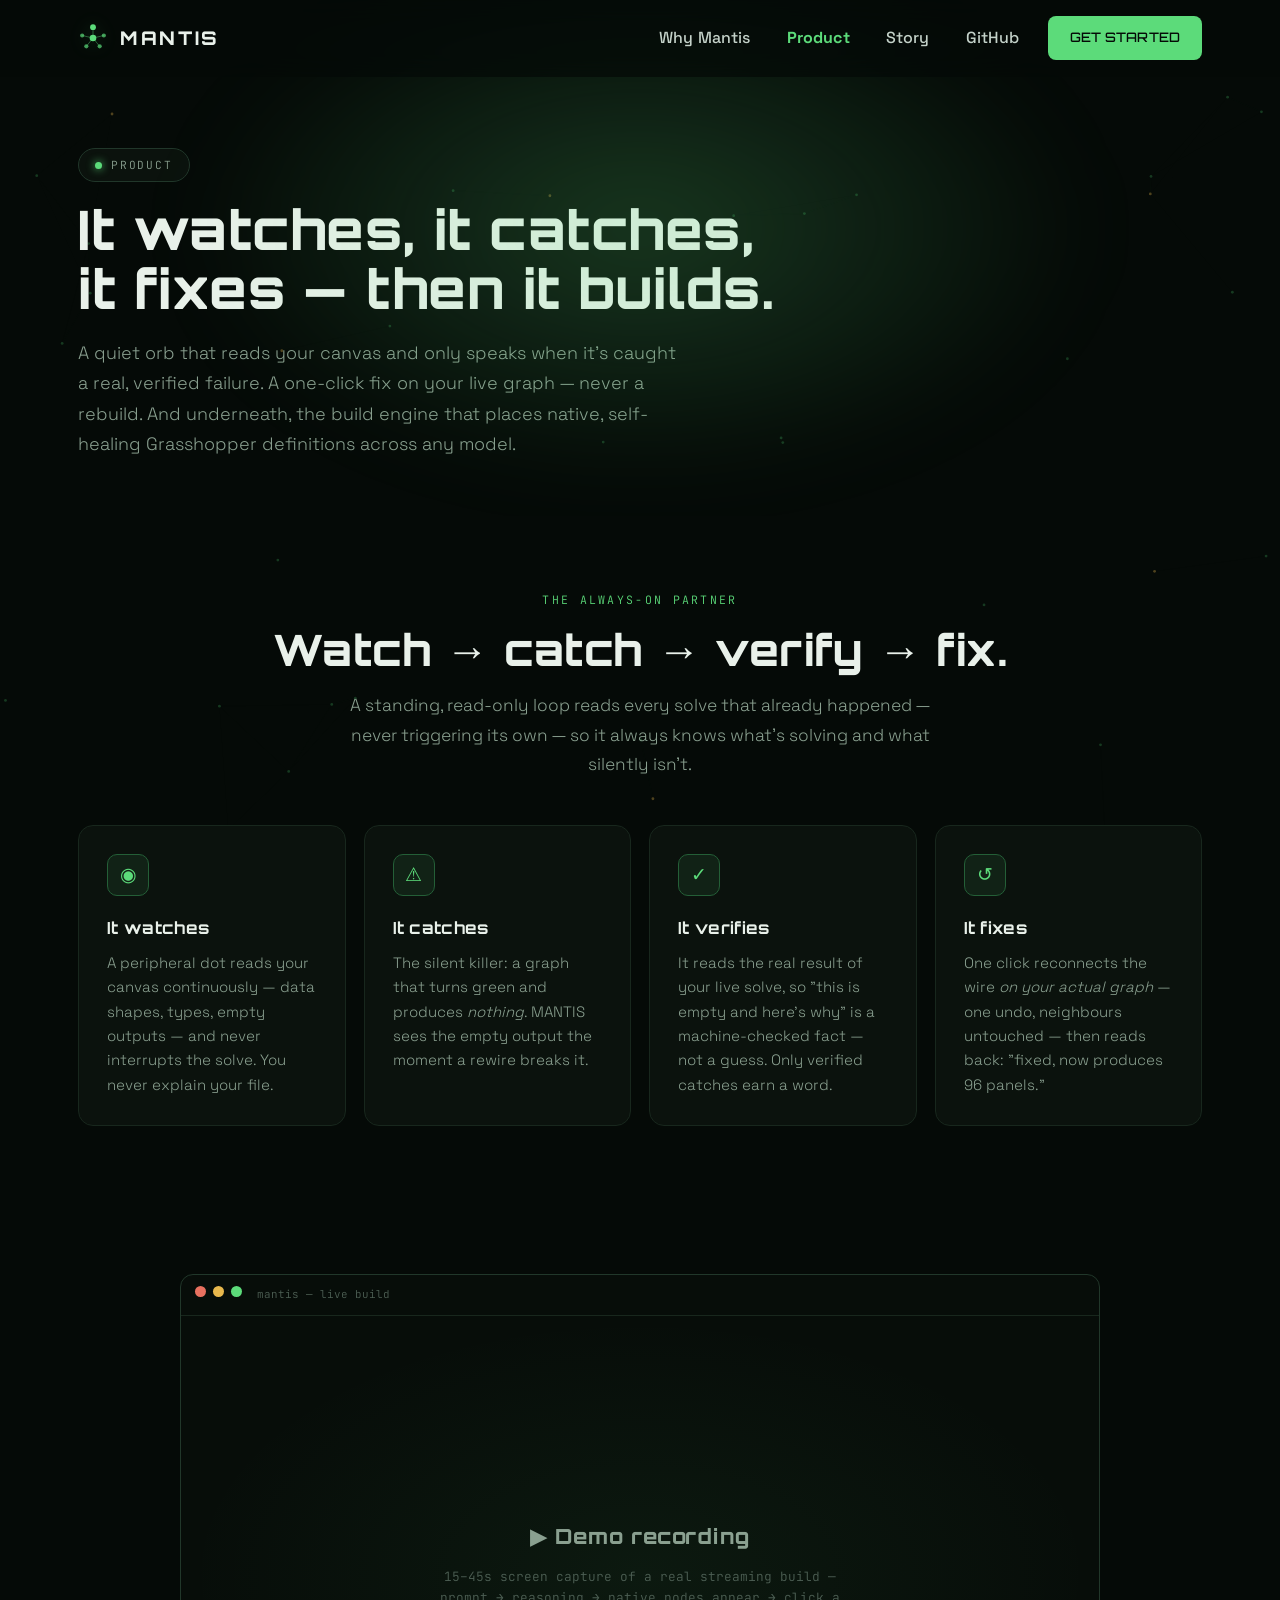
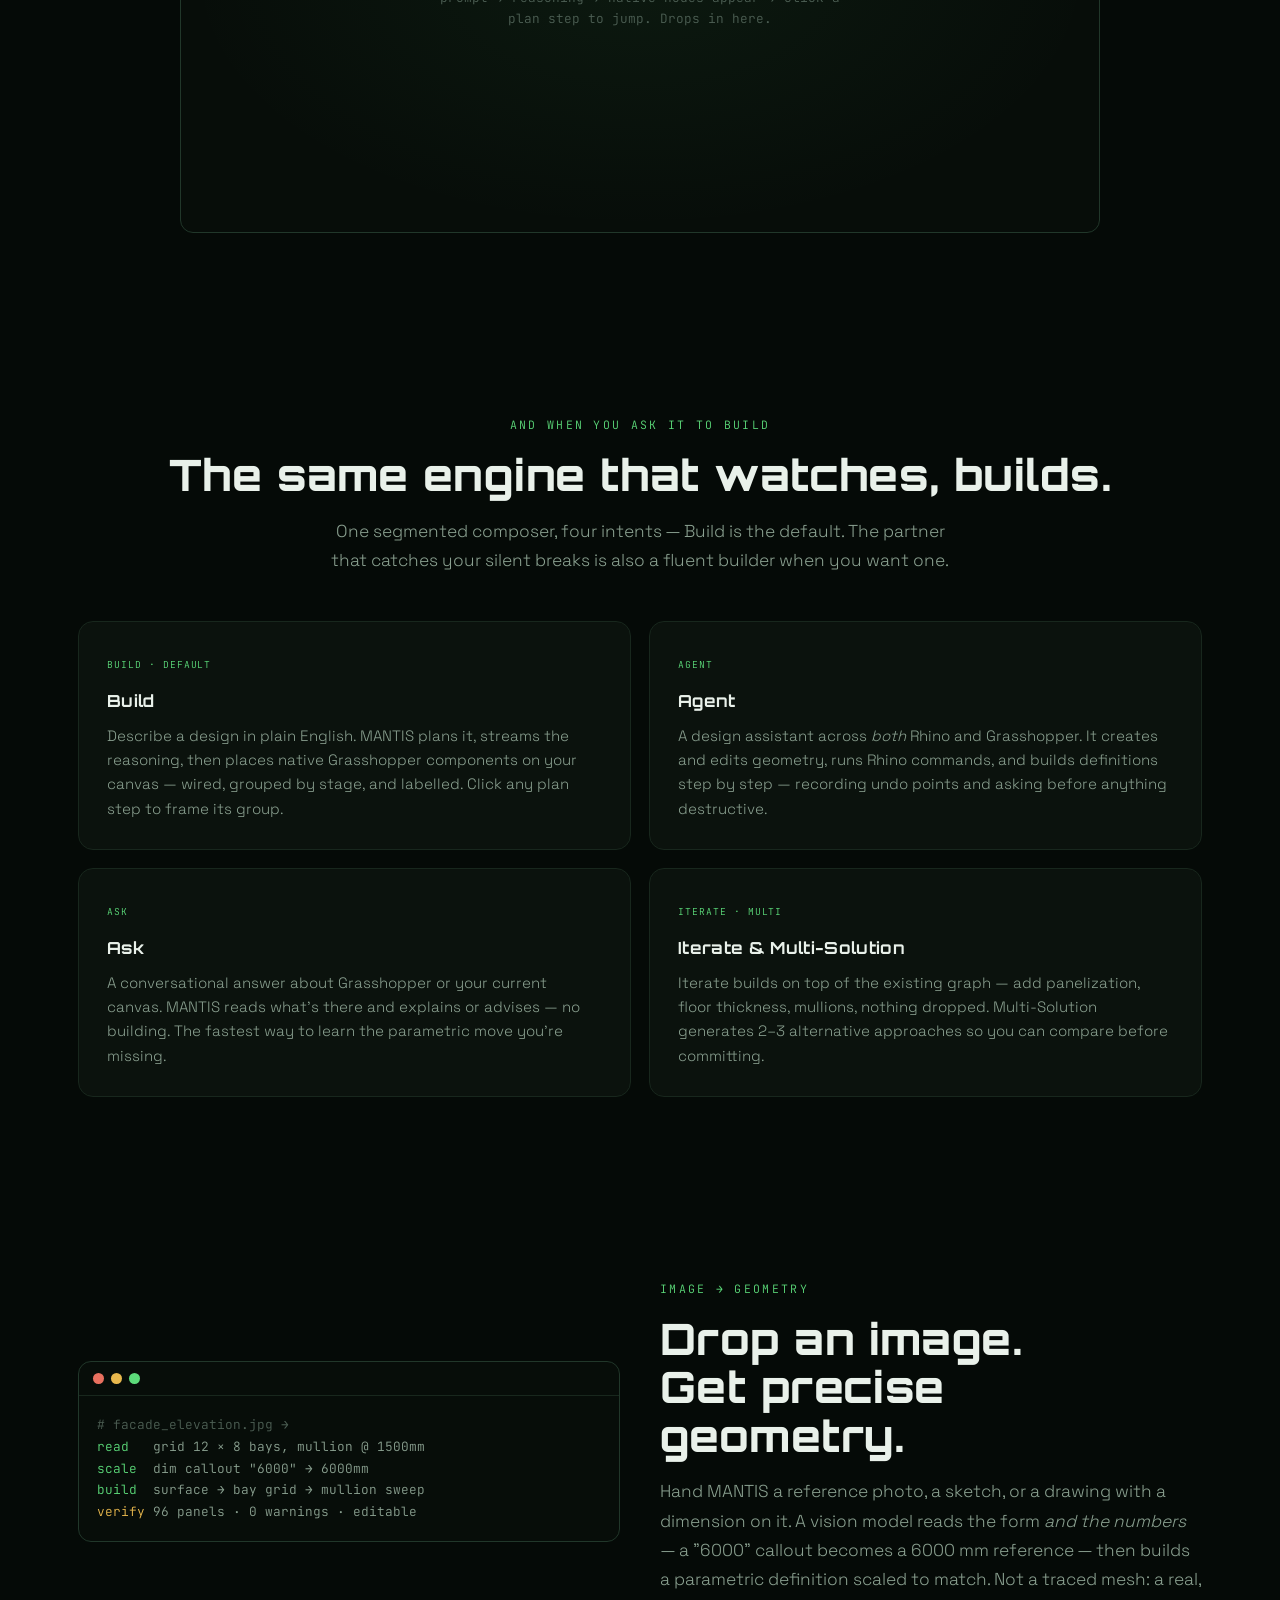
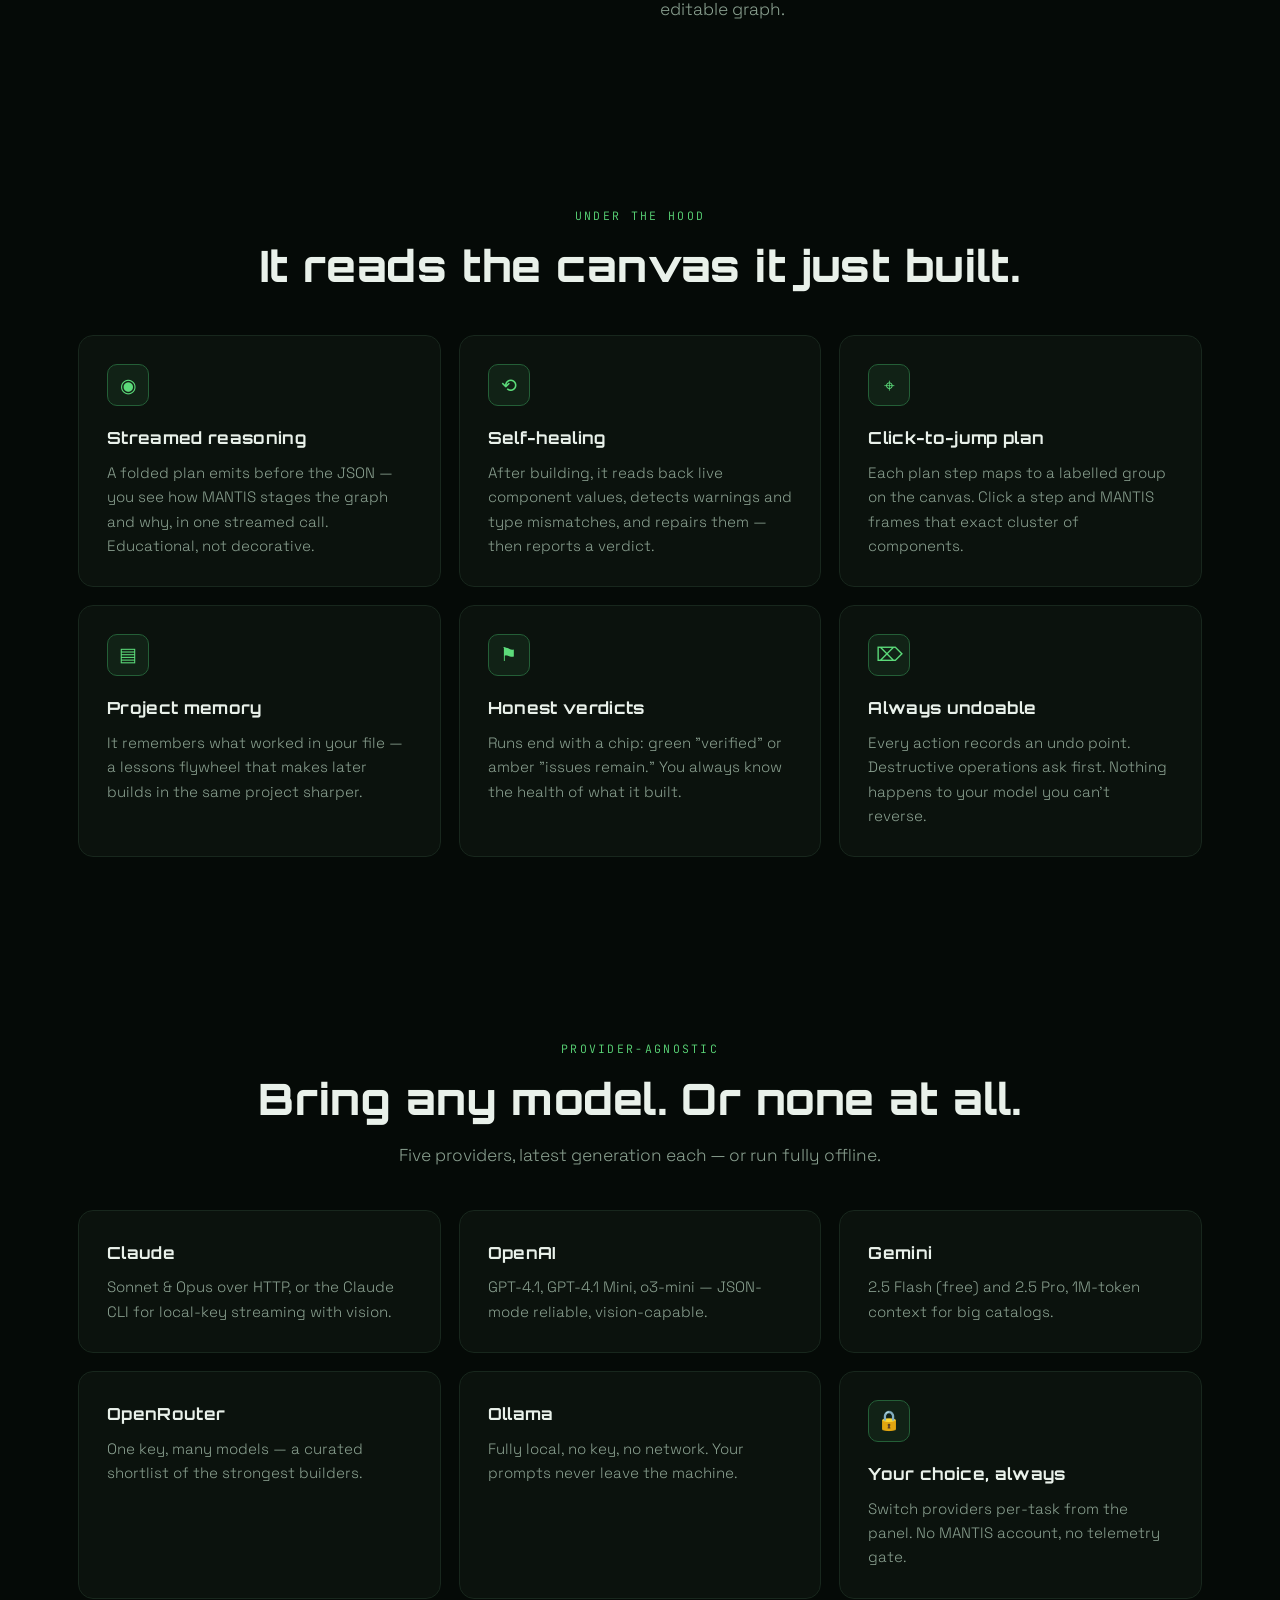
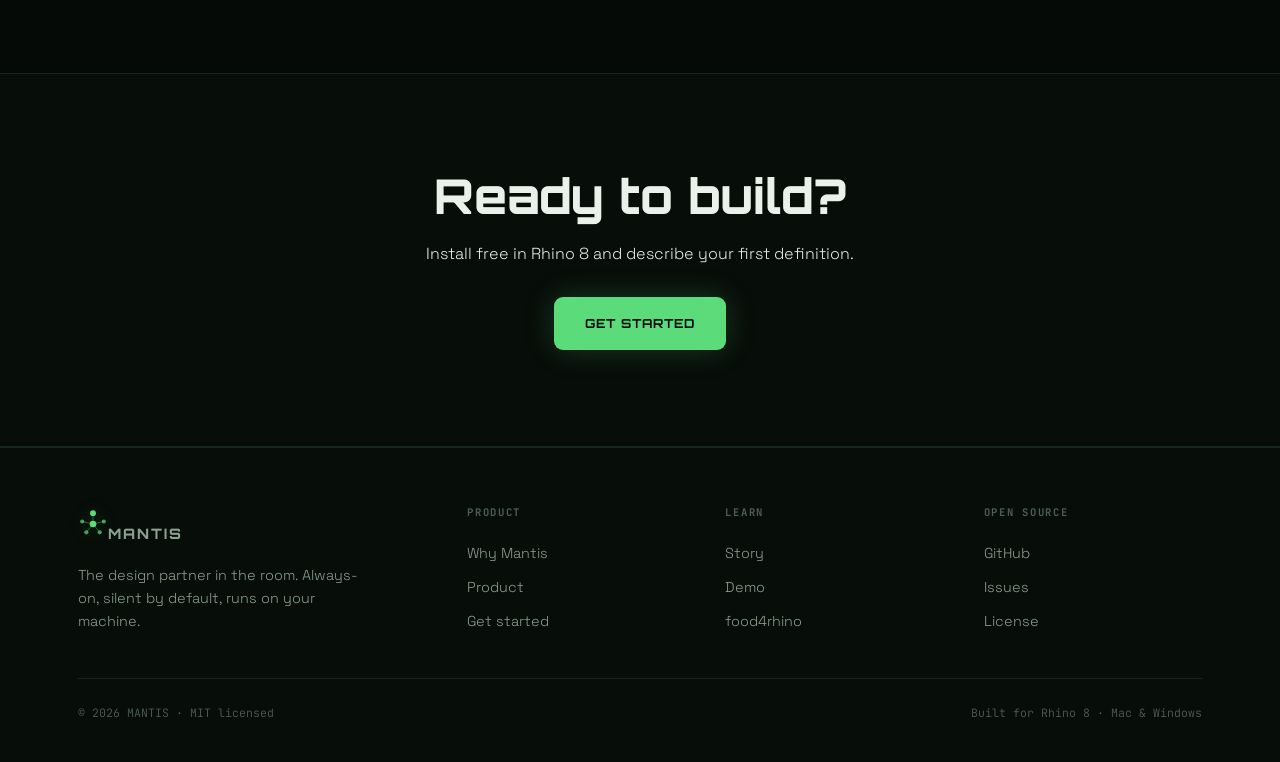
<file: docs/product.html>
<!DOCTYPE html>
<html lang="en">
<head>
<meta charset="UTF-8"/>
<meta name="viewport" content="width=device-width, initial-scale=1.0"/>
<title>MANTIS — Product: the orb, verified fixes, and the build engine</title>
<meta name="description" content="What MANTIS does: an always-on orb that watches your canvas and catches silent failures, verified one-click fixes on your live graph, and a build engine that places native, self-healing Grasshopper definitions — across any model, on your machine."/>
<link rel="canonical" href="https://blang99.github.io/mantis/product.html"/>
<link rel="preconnect" href="https://fonts.googleapis.com"/>
<link rel="preconnect" href="https://fonts.gstatic.com" crossorigin/>
<link href="https://fonts.googleapis.com/css2?family=Orbitron:wght@700;800;900&family=Space+Grotesk:wght@300;400;500;700&family=JetBrains+Mono:wght@400;500&display=swap" rel="stylesheet"/>
<link rel="stylesheet" href="mantis.css"/>
</head>
<body>
<canvas id="field"></canvas>
<nav class="nav">
  <div class="nav-inner">
    <a class="brand" href="index.html"><svg class="mark" viewBox="0 0 36 36" fill="none" aria-hidden="true"><line x1="18" y1="5" x2="18" y2="18" stroke="#5CDB7A" stroke-width="1.2" opacity="0.4"/><line x1="5" y1="15" x2="18" y2="18" stroke="#5CDB7A" stroke-width="1.2" opacity="0.4"/><line x1="31" y1="15" x2="18" y2="18" stroke="#5CDB7A" stroke-width="1.2" opacity="0.4"/><line x1="10" y1="28" x2="18" y2="18" stroke="#5CDB7A" stroke-width="1.2" opacity="0.4"/><line x1="26" y1="28" x2="18" y2="18" stroke="#5CDB7A" stroke-width="1.2" opacity="0.4"/><circle cx="5" cy="15" r="2.5" fill="#5CDB7A" opacity="0.7"/><circle cx="31" cy="15" r="2.5" fill="#5CDB7A" opacity="0.7"/><circle cx="10" cy="28" r="2.5" fill="#5CDB7A" opacity="0.7"/><circle cx="26" cy="28" r="2.5" fill="#5CDB7A" opacity="0.7"/><circle cx="18" cy="5" r="3.5" fill="#5CDB7A"/><circle cx="18" cy="18" r="4" fill="#5CDB7A"/></svg>MANTIS</a>
    <button class="nav-burger" aria-label="Menu">☰</button>
    <div class="nav-links">
      <a href="why.html">Why Mantis</a>
      <a href="product.html" class="active">Product</a>
      <a href="story.html">Story</a>
      <a href="https://github.com/blang99/mantis" target="_blank" rel="noopener">GitHub</a>
      <a href="setup.html" class="nav-cta">Get started</a>
    </div>
  </div>
</nav>
<div class="page">

<header class="page-hero">
  <div class="hero-aurora"></div>
  <div class="wrap">
    <span class="eyebrow"><span class="dot"></span>Product</span>
    <h1>It watches, it catches,<br/>it fixes — then it builds.</h1>
    <p class="lead">A quiet orb that reads your canvas and only speaks when it's caught a real, verified failure. A one-click fix on your live graph — never a rebuild. And underneath, the build engine that places native, self-healing Grasshopper definitions across any model.</p>
  </div>
</header>

<!-- ═══ THE AMBIENT LOOP ═══ -->
<section class="section tight">
  <div class="wrap">
    <div class="center" style="margin-bottom:46px">
      <div class="kicker reveal">The always-on partner</div>
      <h2 class="reveal">Watch → catch → verify → fix.</h2>
      <p class="lead reveal" style="margin-left:auto;margin-right:auto">A standing, read-only loop reads every solve that already happened — never triggering its own — so it always knows what's solving and what silently isn't.</p>
    </div>
    <div class="grid cols-4">
      <div class="card reveal"><div class="ic">◉</div><h3>It watches</h3><p>A peripheral dot reads your canvas continuously — data shapes, types, empty outputs — and never interrupts the solve. You never explain your file.</p></div>
      <div class="card reveal"><div class="ic">⚠</div><h3>It catches</h3><p>The silent killer: a graph that turns green and produces <em>nothing</em>. MANTIS sees the empty output the moment a rewire breaks it.</p></div>
      <div class="card reveal"><div class="ic">✓</div><h3>It verifies</h3><p>It reads the real result of your live solve, so "this is empty and here's why" is a machine-checked fact — not a guess. Only verified catches earn a word.</p></div>
      <div class="card reveal"><div class="ic">↺</div><h3>It fixes</h3><p>One click reconnects the wire <em>on your actual graph</em> — one undo, neighbours untouched — then reads back: "fixed, now produces 96 panels."</p></div>
    </div>
  </div>
</section>

<!-- ═══ DEMO PLACEHOLDER ═══ -->
<section class="section tight" id="demo">
  <div class="wrap">
    <div class="codeframe reveal" style="max-width:920px;margin:0 auto">
      <div class="cf-bar"><span class="term-dot r"></span><span class="term-dot y"></span><span class="term-dot g"></span><span class="term-title" style="margin-left:8px;font-family:var(--font-mono);font-size:.68rem;color:var(--dim)">mantis — live build</span></div>
      <div style="aspect-ratio:16/9;display:grid;place-items:center;background:radial-gradient(ellipse at center,rgba(92,219,122,.06),transparent 70%);text-align:center;padding:40px">
        <div>
          <div style="font-family:var(--font-display);font-weight:800;font-size:1.3rem;color:var(--mut);letter-spacing:.04em">▶ Demo recording</div>
          <p style="color:var(--dim);font-family:var(--font-mono);font-size:.8rem;margin-top:12px;max-width:420px">15–45s screen capture of a real streaming build — prompt → reasoning → native nodes appear → click a plan step to jump. Drops in here.</p>
        </div>
      </div>
    </div>
  </div>
</section>

<!-- ═══ FOUR MODES (deep) ═══ -->
<section class="section">
  <div class="wrap">
    <div class="center" style="margin-bottom:46px">
      <div class="kicker reveal">And when you ask it to build</div>
      <h2 class="reveal">The same engine that watches, builds.</h2>
      <p class="lead reveal">One segmented composer, four intents — Build is the default. The partner that catches your silent breaks is also a fluent builder when you want one.</p>
    </div>
    <div class="grid cols-2">
      <div class="card reveal"><span class="tag">Build · default</span><h3>Build</h3><p>Describe a design in plain English. MANTIS plans it, streams the reasoning, then places native Grasshopper components on your canvas — wired, grouped by stage, and labelled. Click any plan step to frame its group.</p></div>
      <div class="card reveal"><span class="tag">Agent</span><h3>Agent</h3><p>A design assistant across <em>both</em> Rhino and Grasshopper. It creates and edits geometry, runs Rhino commands, and builds definitions step by step — recording undo points and asking before anything destructive.</p></div>
      <div class="card reveal"><span class="tag">Ask</span><h3>Ask</h3><p>A conversational answer about Grasshopper or your current canvas. MANTIS reads what's there and explains or advises — no building. The fastest way to learn the parametric move you're missing.</p></div>
      <div class="card reveal"><span class="tag">Iterate · Multi</span><h3>Iterate &amp; Multi-Solution</h3><p>Iterate builds on top of the existing graph — add panelization, floor thickness, mullions, nothing dropped. Multi-Solution generates 2–3 alternative approaches so you can compare before committing.</p></div>
    </div>
  </div>
</section>

<!-- ═══ IMAGE TO GEOMETRY ═══ -->
<section class="section tight">
  <div class="wrap">
    <div class="split rev">
      <div>
        <div class="kicker reveal">Image → geometry</div>
        <h2 class="reveal">Drop an image.<br/>Get precise geometry.</h2>
        <p class="lead reveal">Hand MANTIS a reference photo, a sketch, or a drawing with a dimension on it. A vision model reads the form <em>and the numbers</em> — a "6000" callout becomes a 6000&nbsp;mm reference — then builds a parametric definition scaled to match. Not a traced mesh: a real, editable graph.</p>
      </div>
      <div class="codeframe reveal">
        <div class="cf-bar"><span class="term-dot r"></span><span class="term-dot y"></span><span class="term-dot g"></span></div>
        <pre><span class="c"># facade_elevation.jpg →</span>
<span class="g">read</span>   grid 12 × 8 bays, mullion @ 1500mm
<span class="g">scale</span>  dim callout "6000" → 6000mm
<span class="g">build</span>  surface → bay grid → mullion sweep
<span class="a">verify</span> 96 panels · 0 warnings · editable</pre>
      </div>
    </div>
  </div>
</section>

<!-- ═══ THE INTELLIGENCE ═══ -->
<section class="section">
  <div class="wrap">
    <div class="center" style="margin-bottom:46px">
      <div class="kicker reveal">Under the hood</div>
      <h2 class="reveal">It reads the canvas it just built.</h2>
    </div>
    <div class="grid cols-3">
      <div class="card reveal"><div class="ic">◉</div><h3>Streamed reasoning</h3><p>A folded plan emits before the JSON — you see how MANTIS stages the graph and why, in one streamed call. Educational, not decorative.</p></div>
      <div class="card reveal"><div class="ic">⟲</div><h3>Self-healing</h3><p>After building, it reads back live component values, detects warnings and type mismatches, and repairs them — then reports a verdict.</p></div>
      <div class="card reveal"><div class="ic">⌖</div><h3>Click-to-jump plan</h3><p>Each plan step maps to a labelled group on the canvas. Click a step and MANTIS frames that exact cluster of components.</p></div>
      <div class="card reveal"><div class="ic">▤</div><h3>Project memory</h3><p>It remembers what worked in your file — a lessons flywheel that makes later builds in the same project sharper.</p></div>
      <div class="card reveal"><div class="ic">⚑</div><h3>Honest verdicts</h3><p>Runs end with a chip: green "verified" or amber "issues remain." You always know the health of what it built.</p></div>
      <div class="card reveal"><div class="ic">⌦</div><h3>Always undoable</h3><p>Every action records an undo point. Destructive operations ask first. Nothing happens to your model you can't reverse.</p></div>
    </div>
  </div>
</section>

<!-- ═══ PROVIDERS ═══ -->
<section class="section tight">
  <div class="wrap">
    <div class="center" style="margin-bottom:40px">
      <div class="kicker reveal">Provider-agnostic</div>
      <h2 class="reveal">Bring any model. Or none at all.</h2>
      <p class="lead reveal">Five providers, latest generation each — or run fully offline.</p>
    </div>
    <div class="grid cols-3">
      <div class="card reveal"><h3>Claude</h3><p>Sonnet &amp; Opus over HTTP, or the Claude CLI for local-key streaming with vision.</p></div>
      <div class="card reveal"><h3>OpenAI</h3><p>GPT-4.1, GPT-4.1 Mini, o3-mini — JSON-mode reliable, vision-capable.</p></div>
      <div class="card reveal"><h3>Gemini</h3><p>2.5 Flash (free) and 2.5 Pro, 1M-token context for big catalogs.</p></div>
      <div class="card reveal"><h3>OpenRouter</h3><p>One key, many models — a curated shortlist of the strongest builders.</p></div>
      <div class="card reveal"><h3>Ollama</h3><p>Fully local, no key, no network. Your prompts never leave the machine.</p></div>
      <div class="card reveal"><div class="ic">🔒</div><h3>Your choice, always</h3><p>Switch providers per-task from the panel. No MANTIS account, no telemetry gate.</p></div>
    </div>
  </div>
</section>

<section class="band">
  <div class="wrap">
    <h2 class="reveal">Ready to build?</h2>
    <p class="lead reveal">Install free in Rhino 8 and describe your first definition.</p>
    <div class="reveal"><a class="btn btn-p" href="setup.html">Get started</a></div>
  </div>
</section>

<footer class="footer">
  <div class="wrap">
    <div class="footer-grid">
      <div class="fbrand"><a class="brand" href="index.html"><svg class="mark" viewBox="0 0 36 36" fill="none" aria-hidden="true"><line x1="18" y1="5" x2="18" y2="18" stroke="#5CDB7A" stroke-width="1.2" opacity="0.4"/><line x1="5" y1="15" x2="18" y2="18" stroke="#5CDB7A" stroke-width="1.2" opacity="0.4"/><line x1="31" y1="15" x2="18" y2="18" stroke="#5CDB7A" stroke-width="1.2" opacity="0.4"/><line x1="10" y1="28" x2="18" y2="18" stroke="#5CDB7A" stroke-width="1.2" opacity="0.4"/><line x1="26" y1="28" x2="18" y2="18" stroke="#5CDB7A" stroke-width="1.2" opacity="0.4"/><circle cx="5" cy="15" r="2.5" fill="#5CDB7A" opacity="0.7"/><circle cx="31" cy="15" r="2.5" fill="#5CDB7A" opacity="0.7"/><circle cx="10" cy="28" r="2.5" fill="#5CDB7A" opacity="0.7"/><circle cx="26" cy="28" r="2.5" fill="#5CDB7A" opacity="0.7"/><circle cx="18" cy="5" r="3.5" fill="#5CDB7A"/><circle cx="18" cy="18" r="4" fill="#5CDB7A"/></svg>MANTIS</a><p>The design partner in the room. Always-on, silent by default, runs on your machine.</p></div>
      <div><h4>Product</h4><a href="why.html">Why Mantis</a><a href="product.html">Product</a><a href="setup.html">Get started</a></div>
      <div><h4>Learn</h4><a href="story.html">Story</a><a href="product.html#demo">Demo</a><a href="https://www.food4rhino.com/" target="_blank" rel="noopener">food4rhino</a></div>
      <div><h4>Open source</h4><a href="https://github.com/blang99/mantis" target="_blank" rel="noopener">GitHub</a><a href="https://github.com/blang99/mantis/issues" target="_blank" rel="noopener">Issues</a><a href="https://github.com/blang99/mantis/blob/main/LICENSE" target="_blank" rel="noopener">License</a></div>
    </div>
    <div class="footer-bottom"><span>© 2026 MANTIS · MIT licensed</span><span>Built for Rhino 8 · Mac &amp; Windows</span></div>
  </div>
</footer>
</div>
<script src="mantis-site.js"></script>
</body>
</html>
</file>
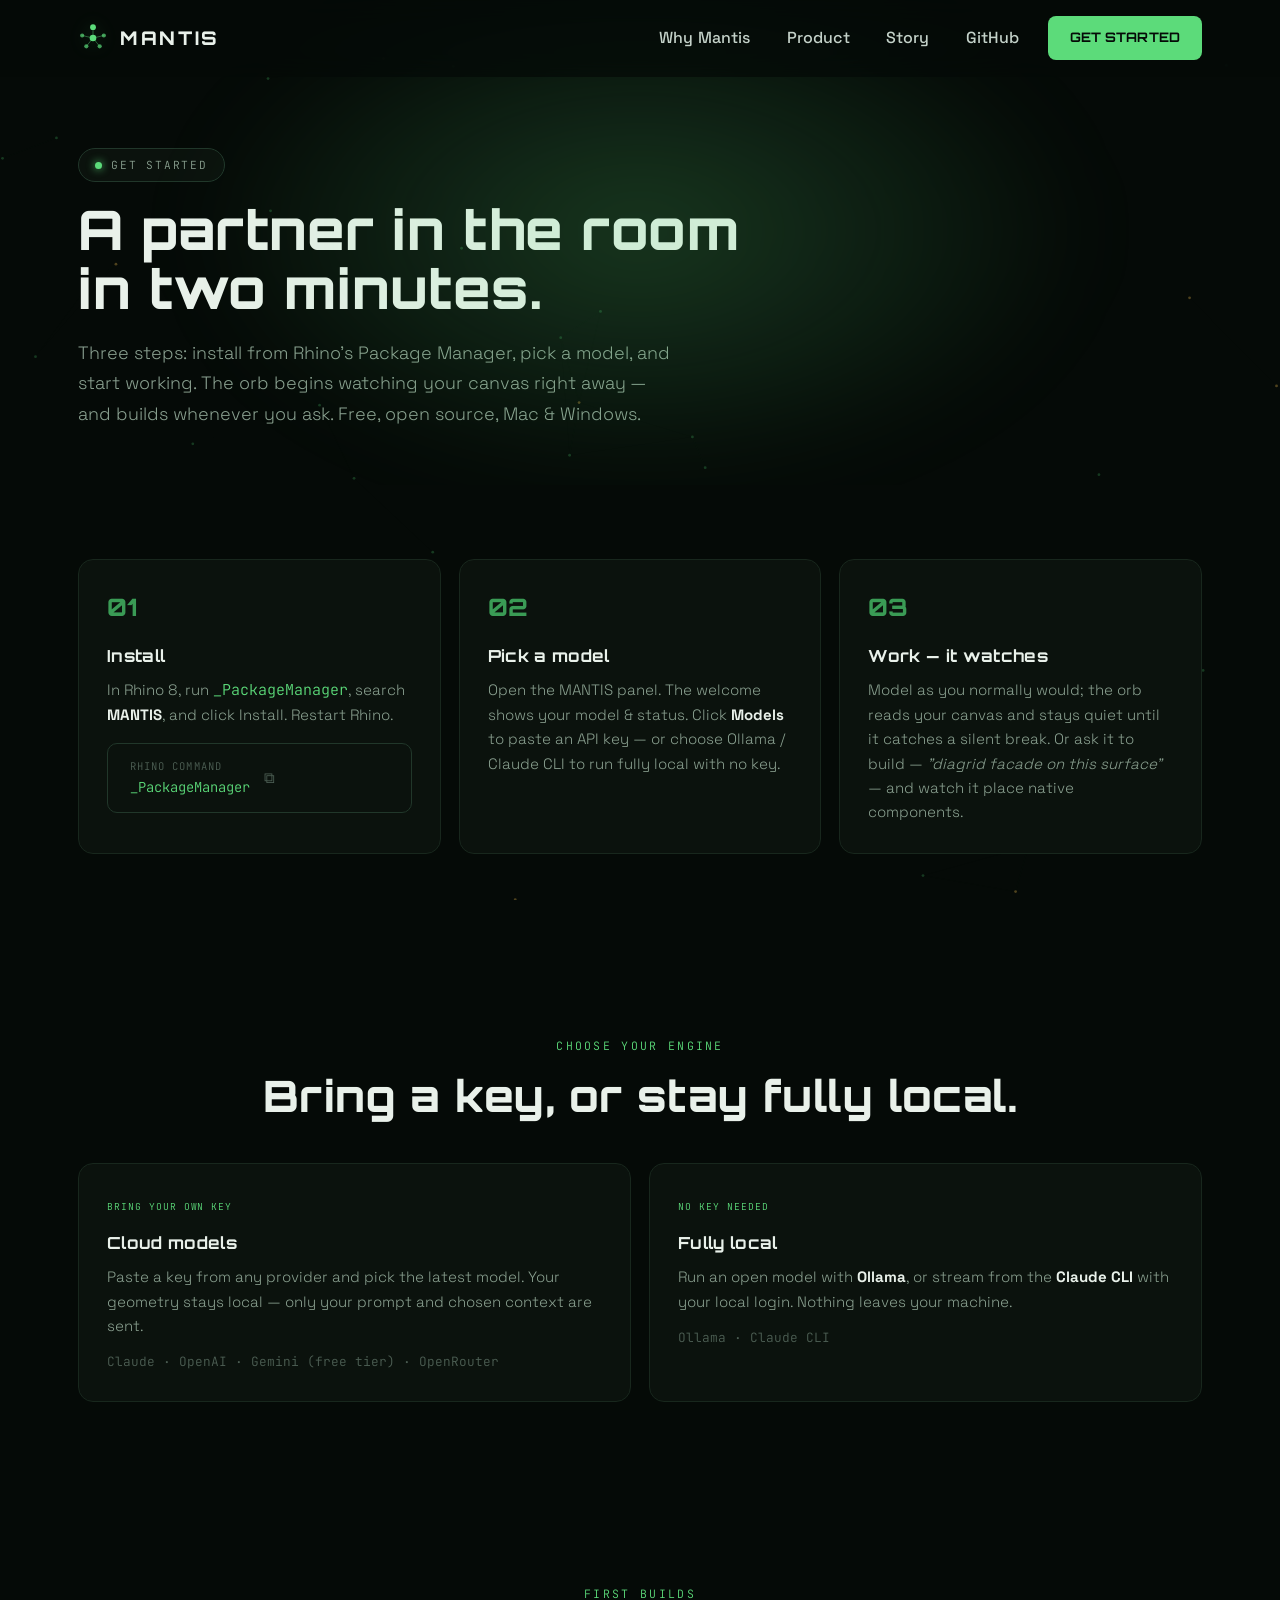
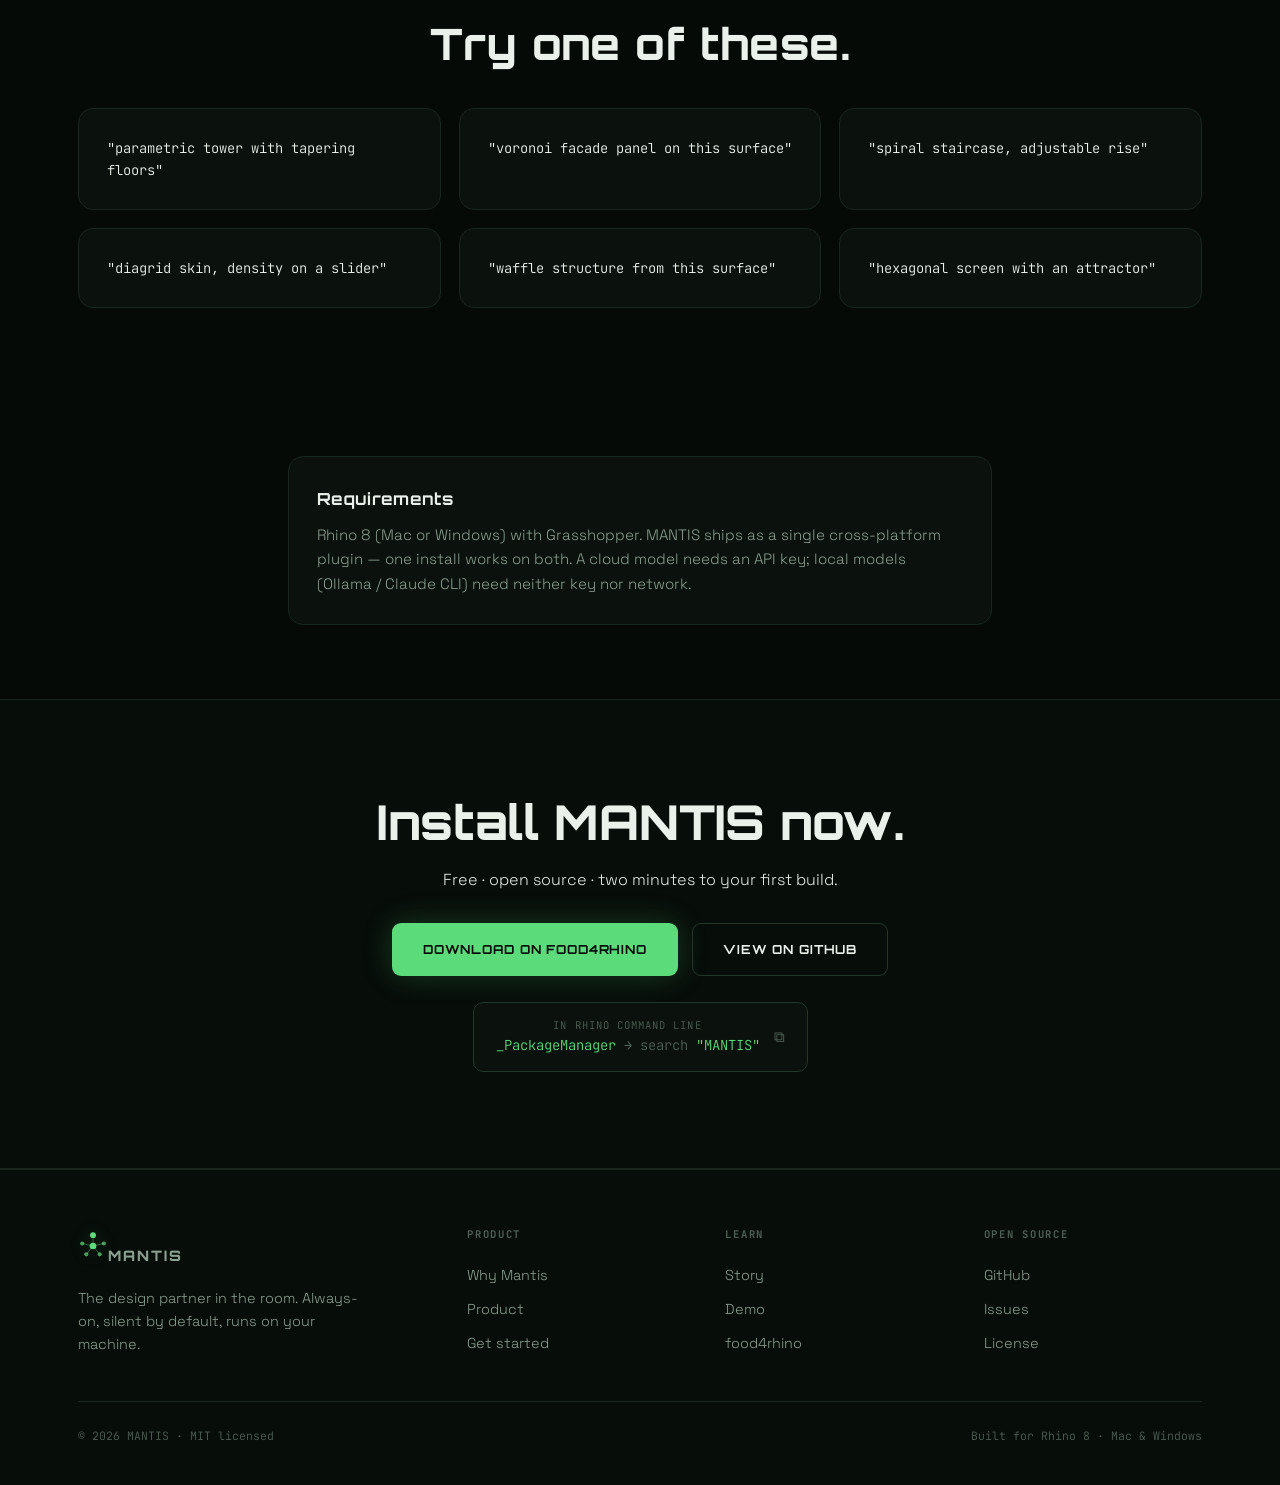
<file: docs/setup.html>
<!DOCTYPE html>
<html lang="en">
<head>
<meta charset="UTF-8"/>
<meta name="viewport" content="width=device-width, initial-scale=1.0"/>
<title>MANTIS — Get started in Rhino 8</title>
<meta name="description" content="Install MANTIS in Rhino 8 via Package Manager, set a model (BYO key or fully local), and build your first Grasshopper definition in two minutes."/>
<link rel="canonical" href="https://blang99.github.io/mantis/setup.html"/>
<link rel="preconnect" href="https://fonts.googleapis.com"/>
<link rel="preconnect" href="https://fonts.gstatic.com" crossorigin/>
<link href="https://fonts.googleapis.com/css2?family=Orbitron:wght@700;800;900&family=Space+Grotesk:wght@300;400;500;700&family=JetBrains+Mono:wght@400;500&display=swap" rel="stylesheet"/>
<link rel="stylesheet" href="mantis.css"/>
</head>
<body>
<canvas id="field"></canvas>
<nav class="nav">
  <div class="nav-inner">
    <a class="brand" href="index.html"><svg class="mark" viewBox="0 0 36 36" fill="none" aria-hidden="true"><line x1="18" y1="5" x2="18" y2="18" stroke="#5CDB7A" stroke-width="1.2" opacity="0.4"/><line x1="5" y1="15" x2="18" y2="18" stroke="#5CDB7A" stroke-width="1.2" opacity="0.4"/><line x1="31" y1="15" x2="18" y2="18" stroke="#5CDB7A" stroke-width="1.2" opacity="0.4"/><line x1="10" y1="28" x2="18" y2="18" stroke="#5CDB7A" stroke-width="1.2" opacity="0.4"/><line x1="26" y1="28" x2="18" y2="18" stroke="#5CDB7A" stroke-width="1.2" opacity="0.4"/><circle cx="5" cy="15" r="2.5" fill="#5CDB7A" opacity="0.7"/><circle cx="31" cy="15" r="2.5" fill="#5CDB7A" opacity="0.7"/><circle cx="10" cy="28" r="2.5" fill="#5CDB7A" opacity="0.7"/><circle cx="26" cy="28" r="2.5" fill="#5CDB7A" opacity="0.7"/><circle cx="18" cy="5" r="3.5" fill="#5CDB7A"/><circle cx="18" cy="18" r="4" fill="#5CDB7A"/></svg>MANTIS</a>
    <button class="nav-burger" aria-label="Menu">☰</button>
    <div class="nav-links">
      <a href="why.html">Why Mantis</a>
      <a href="product.html">Product</a>
      <a href="story.html">Story</a>
      <a href="https://github.com/blang99/mantis" target="_blank" rel="noopener">GitHub</a>
      <a href="setup.html" class="nav-cta active">Get started</a>
    </div>
  </div>
</nav>
<div class="page">

<header class="page-hero">
  <div class="hero-aurora"></div>
  <div class="wrap">
    <span class="eyebrow"><span class="dot"></span>Get started</span>
    <h1>A partner in the room<br/>in two minutes.</h1>
    <p class="lead">Three steps: install from Rhino's Package Manager, pick a model, and start working. The orb begins watching your canvas right away — and builds whenever you ask. Free, open source, Mac &amp; Windows.</p>
  </div>
</header>

<!-- ═══ STEPS ═══ -->
<section class="section tight">
  <div class="wrap">
    <div class="grid cols-3">
      <div class="card step reveal">
        <span class="num">01</span><h3>Install</h3>
        <p>In Rhino 8, run <code style="color:var(--green);font-family:var(--font-mono)">_PackageManager</code>, search <strong style="color:var(--ink)">MANTIS</strong>, and click Install. Restart Rhino.</p>
        <div class="install-cmd" style="margin-top:16px;width:100%">
          <div><div class="lbl">Rhino command</div><span class="cmd">_PackageManager</span></div>
          <button onclick="mantisCopy(this,'_PackageManager')" title="Copy">⧉</button>
        </div>
      </div>
      <div class="card step reveal">
        <span class="num">02</span><h3>Pick a model</h3>
        <p>Open the MANTIS panel. The welcome shows your model &amp; status. Click <strong style="color:var(--ink)">Models</strong> to paste an API key — or choose Ollama / Claude CLI to run fully local with no key.</p>
      </div>
      <div class="card step reveal">
        <span class="num">03</span><h3>Work — it watches</h3>
        <p>Model as you normally would; the orb reads your canvas and stays quiet until it catches a silent break. Or ask it to build — <em>"diagrid facade on this surface"</em> — and watch it place native components.</p>
      </div>
    </div>
  </div>
</section>

<!-- ═══ MODEL OPTIONS ═══ -->
<section class="section">
  <div class="wrap">
    <div class="center" style="margin-bottom:44px">
      <div class="kicker reveal">Choose your engine</div>
      <h2 class="reveal">Bring a key, or stay fully local.</h2>
    </div>
    <div class="grid cols-2">
      <div class="card reveal">
        <span class="tag">Bring your own key</span><h3>Cloud models</h3>
        <p>Paste a key from any provider and pick the latest model. Your geometry stays local — only your prompt and chosen context are sent.</p>
        <p style="margin-top:14px;font-family:var(--font-mono);font-size:.8rem;color:var(--dim)">Claude · OpenAI · Gemini (free tier) · OpenRouter</p>
      </div>
      <div class="card reveal">
        <span class="tag">No key needed</span><h3>Fully local</h3>
        <p>Run an open model with <strong style="color:var(--ink)">Ollama</strong>, or stream from the <strong style="color:var(--ink)">Claude CLI</strong> with your local login. Nothing leaves your machine.</p>
        <p style="margin-top:14px;font-family:var(--font-mono);font-size:.8rem;color:var(--dim)">Ollama · Claude CLI</p>
      </div>
    </div>
  </div>
</section>

<!-- ═══ FIRST PROMPTS ═══ -->
<section class="section tight">
  <div class="wrap">
    <div class="center" style="margin-bottom:40px">
      <div class="kicker reveal">First builds</div>
      <h2 class="reveal">Try one of these.</h2>
    </div>
    <div class="grid cols-3">
      <div class="card reveal"><p style="font-family:var(--font-mono);font-size:.86rem;color:var(--ink)">"parametric tower with tapering floors"</p></div>
      <div class="card reveal"><p style="font-family:var(--font-mono);font-size:.86rem;color:var(--ink)">"voronoi facade panel on this surface"</p></div>
      <div class="card reveal"><p style="font-family:var(--font-mono);font-size:.86rem;color:var(--ink)">"spiral staircase, adjustable rise"</p></div>
      <div class="card reveal"><p style="font-family:var(--font-mono);font-size:.86rem;color:var(--ink)">"diagrid skin, density on a slider"</p></div>
      <div class="card reveal"><p style="font-family:var(--font-mono);font-size:.86rem;color:var(--ink)">"waffle structure from this surface"</p></div>
      <div class="card reveal"><p style="font-family:var(--font-mono);font-size:.86rem;color:var(--ink)">"hexagonal screen with an attractor"</p></div>
    </div>
  </div>
</section>

<!-- ═══ REQUIREMENTS ═══ -->
<section class="section tight">
  <div class="wrap" style="max-width:760px">
    <div class="card reveal">
      <h3>Requirements</h3>
      <p style="margin-top:10px">Rhino 8 (Mac or Windows) with Grasshopper. MANTIS ships as a single cross-platform plugin — one install works on both. A cloud model needs an API key; local models (Ollama / Claude CLI) need neither key nor network.</p>
    </div>
  </div>
</section>

<section class="band">
  <div class="wrap">
    <h2 class="reveal">Install MANTIS now.</h2>
    <p class="lead reveal">Free · open source · two minutes to your first build.</p>
    <div class="reveal" style="display:flex;flex-direction:column;align-items:center;gap:20px">
      <div class="cta-row" style="justify-content:center">
        <a class="btn btn-p" href="https://www.food4rhino.com/" target="_blank" rel="noopener">Download on food4rhino</a>
        <a class="btn btn-s" href="https://github.com/blang99/mantis" target="_blank" rel="noopener">View on GitHub</a>
      </div>
      <div class="install-cmd">
        <div><div class="lbl">In Rhino command line</div><span class="cmd">_PackageManager</span> <span style="color:var(--dim)">→ search</span> <span class="cmd">"MANTIS"</span></div>
        <button onclick="mantisCopy(this,'_PackageManager')" title="Copy">⧉</button>
      </div>
    </div>
  </div>
</section>

<footer class="footer">
  <div class="wrap">
    <div class="footer-grid">
      <div class="fbrand"><a class="brand" href="index.html"><svg class="mark" viewBox="0 0 36 36" fill="none" aria-hidden="true"><line x1="18" y1="5" x2="18" y2="18" stroke="#5CDB7A" stroke-width="1.2" opacity="0.4"/><line x1="5" y1="15" x2="18" y2="18" stroke="#5CDB7A" stroke-width="1.2" opacity="0.4"/><line x1="31" y1="15" x2="18" y2="18" stroke="#5CDB7A" stroke-width="1.2" opacity="0.4"/><line x1="10" y1="28" x2="18" y2="18" stroke="#5CDB7A" stroke-width="1.2" opacity="0.4"/><line x1="26" y1="28" x2="18" y2="18" stroke="#5CDB7A" stroke-width="1.2" opacity="0.4"/><circle cx="5" cy="15" r="2.5" fill="#5CDB7A" opacity="0.7"/><circle cx="31" cy="15" r="2.5" fill="#5CDB7A" opacity="0.7"/><circle cx="10" cy="28" r="2.5" fill="#5CDB7A" opacity="0.7"/><circle cx="26" cy="28" r="2.5" fill="#5CDB7A" opacity="0.7"/><circle cx="18" cy="5" r="3.5" fill="#5CDB7A"/><circle cx="18" cy="18" r="4" fill="#5CDB7A"/></svg>MANTIS</a><p>The design partner in the room. Always-on, silent by default, runs on your machine.</p></div>
      <div><h4>Product</h4><a href="why.html">Why Mantis</a><a href="product.html">Product</a><a href="setup.html">Get started</a></div>
      <div><h4>Learn</h4><a href="story.html">Story</a><a href="product.html#demo">Demo</a><a href="https://www.food4rhino.com/" target="_blank" rel="noopener">food4rhino</a></div>
      <div><h4>Open source</h4><a href="https://github.com/blang99/mantis" target="_blank" rel="noopener">GitHub</a><a href="https://github.com/blang99/mantis/issues" target="_blank" rel="noopener">Issues</a><a href="https://github.com/blang99/mantis/blob/main/LICENSE" target="_blank" rel="noopener">License</a></div>
    </div>
    <div class="footer-bottom"><span>© 2026 MANTIS · MIT licensed</span><span>Built for Rhino 8 · Mac &amp; Windows</span></div>
  </div>
</footer>
</div>
<script src="mantis-site.js"></script>
</body>
</html>
</file>
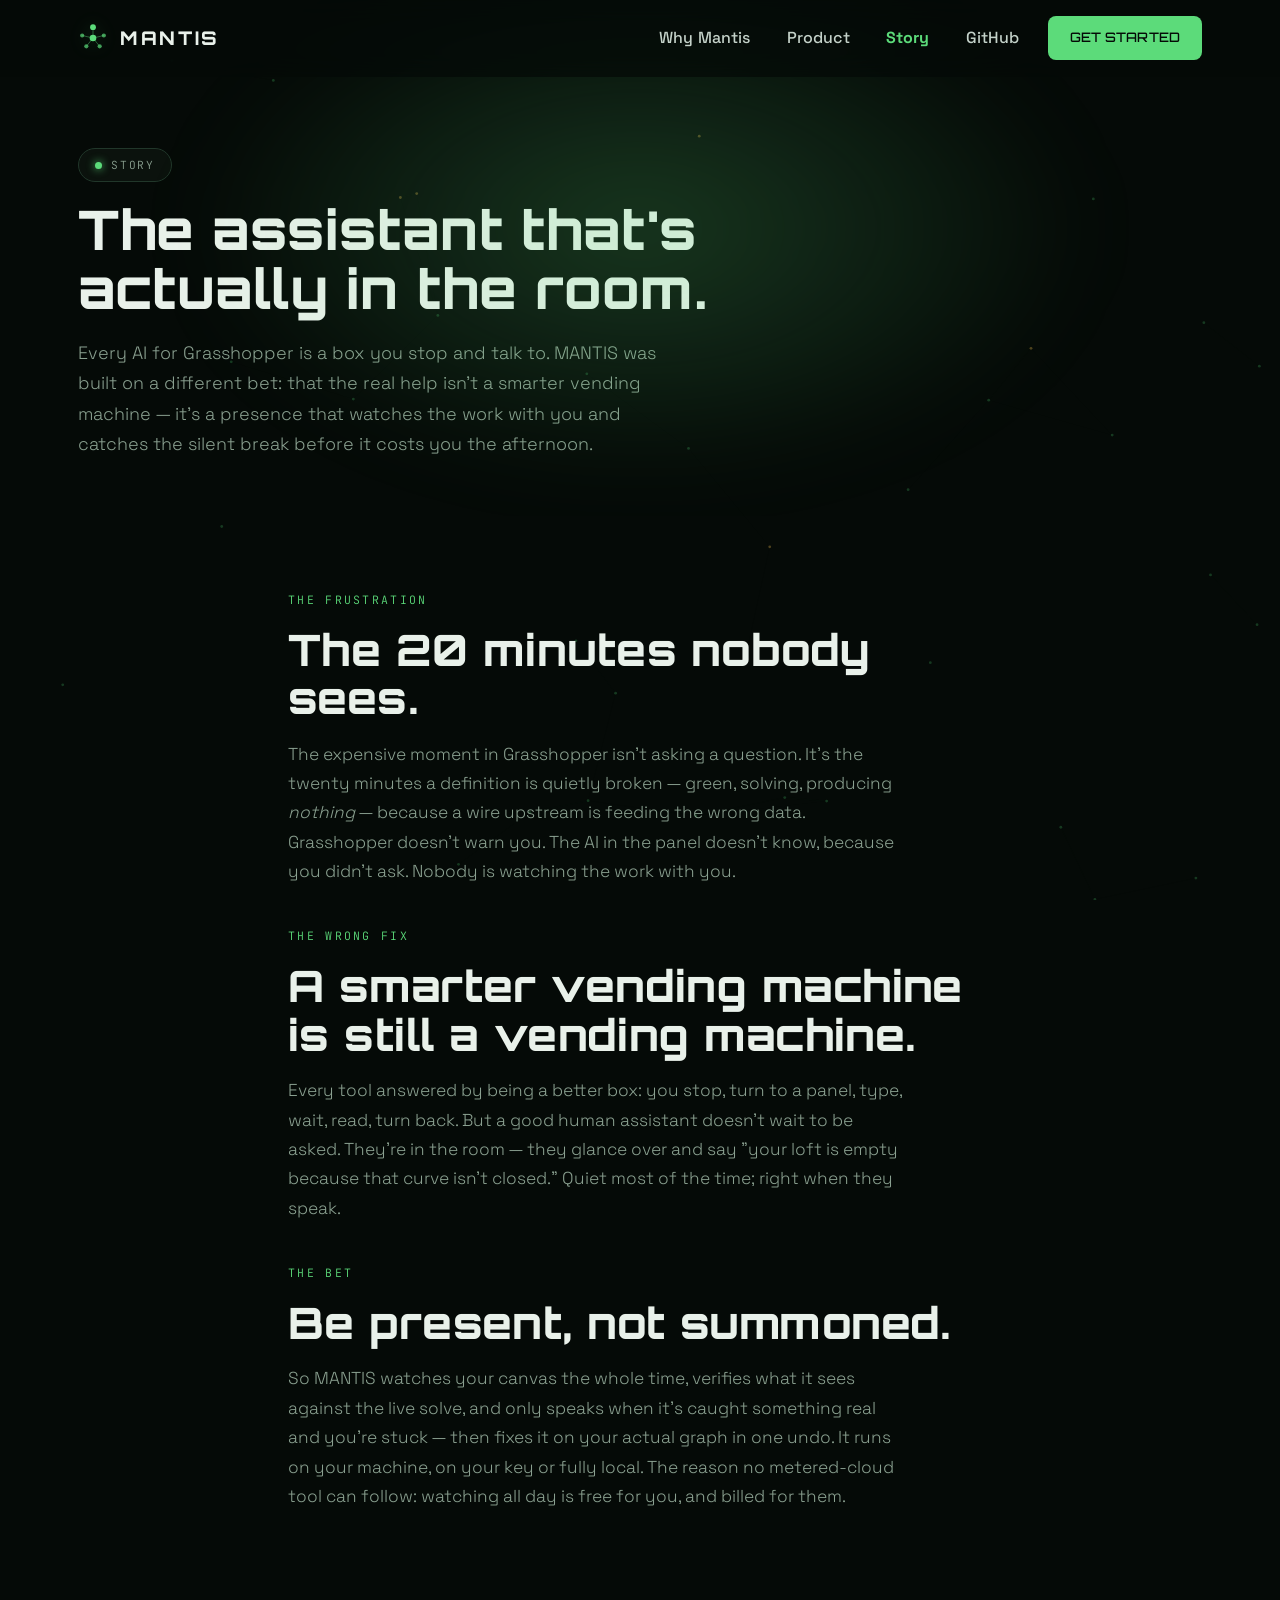
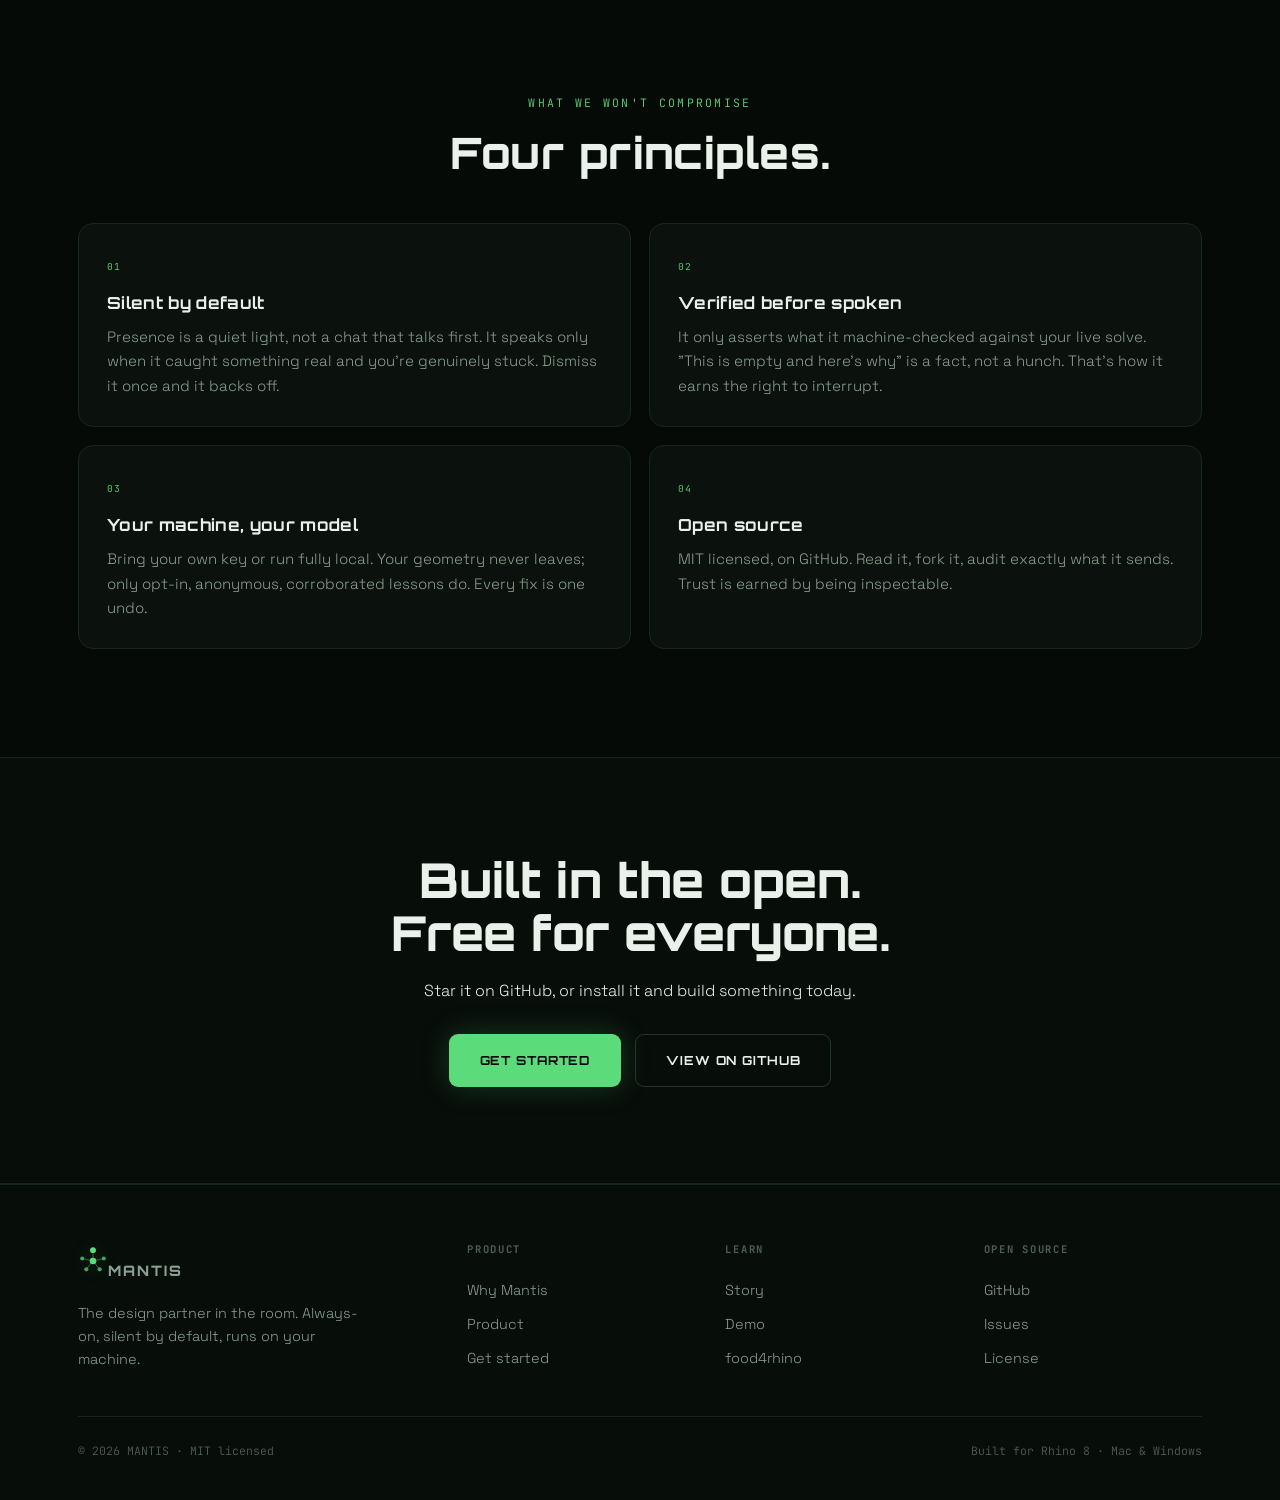
<file: docs/story.html>
<!DOCTYPE html>
<html lang="en">
<head>
<meta charset="UTF-8"/>
<meta name="viewport" content="width=device-width, initial-scale=1.0"/>
<title>MANTIS — Story: the assistant that's actually in the room</title>
<meta name="description" content="The story behind MANTIS — why the real pain in Grasshopper is the silent break nobody's watching, and why a partner that's in the room beats one more box you talk to."/>
<link rel="canonical" href="https://blang99.github.io/mantis/story.html"/>
<link rel="preconnect" href="https://fonts.googleapis.com"/>
<link rel="preconnect" href="https://fonts.gstatic.com" crossorigin/>
<link href="https://fonts.googleapis.com/css2?family=Orbitron:wght@700;800;900&family=Space+Grotesk:wght@300;400;500;700&family=JetBrains+Mono:wght@400;500&display=swap" rel="stylesheet"/>
<link rel="stylesheet" href="mantis.css"/>
</head>
<body>
<canvas id="field"></canvas>
<nav class="nav">
  <div class="nav-inner">
    <a class="brand" href="index.html"><svg class="mark" viewBox="0 0 36 36" fill="none" aria-hidden="true"><line x1="18" y1="5" x2="18" y2="18" stroke="#5CDB7A" stroke-width="1.2" opacity="0.4"/><line x1="5" y1="15" x2="18" y2="18" stroke="#5CDB7A" stroke-width="1.2" opacity="0.4"/><line x1="31" y1="15" x2="18" y2="18" stroke="#5CDB7A" stroke-width="1.2" opacity="0.4"/><line x1="10" y1="28" x2="18" y2="18" stroke="#5CDB7A" stroke-width="1.2" opacity="0.4"/><line x1="26" y1="28" x2="18" y2="18" stroke="#5CDB7A" stroke-width="1.2" opacity="0.4"/><circle cx="5" cy="15" r="2.5" fill="#5CDB7A" opacity="0.7"/><circle cx="31" cy="15" r="2.5" fill="#5CDB7A" opacity="0.7"/><circle cx="10" cy="28" r="2.5" fill="#5CDB7A" opacity="0.7"/><circle cx="26" cy="28" r="2.5" fill="#5CDB7A" opacity="0.7"/><circle cx="18" cy="5" r="3.5" fill="#5CDB7A"/><circle cx="18" cy="18" r="4" fill="#5CDB7A"/></svg>MANTIS</a>
    <button class="nav-burger" aria-label="Menu">☰</button>
    <div class="nav-links">
      <a href="why.html">Why Mantis</a>
      <a href="product.html">Product</a>
      <a href="story.html" class="active">Story</a>
      <a href="https://github.com/blang99/mantis" target="_blank" rel="noopener">GitHub</a>
      <a href="setup.html" class="nav-cta">Get started</a>
    </div>
  </div>
</nav>
<div class="page">

<header class="page-hero">
  <div class="hero-aurora"></div>
  <div class="wrap">
    <span class="eyebrow"><span class="dot"></span>Story</span>
    <h1>The assistant that's<br/>actually in the room.</h1>
    <p class="lead">Every AI for Grasshopper is a box you stop and talk to. MANTIS was built on a different bet: that the real help isn't a smarter vending machine — it's a presence that watches the work with you and catches the silent break before it costs you the afternoon.</p>
  </div>
</header>

<section class="section tight">
  <div class="wrap" style="max-width:760px">
    <div class="reveal" style="margin-bottom:40px">
      <div class="kicker">The frustration</div>
      <h2>The 20 minutes nobody sees.</h2>
      <p class="lead">The expensive moment in Grasshopper isn't asking a question. It's the twenty minutes a definition is quietly broken — green, solving, producing <em>nothing</em> — because a wire upstream is feeding the wrong data. Grasshopper doesn't warn you. The AI in the panel doesn't know, because you didn't ask. Nobody is watching the work with you.</p>
    </div>
    <div class="reveal" style="margin-bottom:40px">
      <div class="kicker">The wrong fix</div>
      <h2>A smarter vending machine is still a vending machine.</h2>
      <p class="lead">Every tool answered by being a better box: you stop, turn to a panel, type, wait, read, turn back. But a good human assistant doesn't wait to be asked. They're in the room — they glance over and say "your loft is empty because that curve isn't closed." Quiet most of the time; right when they speak.</p>
    </div>
    <div class="reveal">
      <div class="kicker">The bet</div>
      <h2>Be present, not summoned.</h2>
      <p class="lead">So MANTIS watches your canvas the whole time, verifies what it sees against the live solve, and only speaks when it's caught something real and you're stuck — then fixes it on your actual graph in one undo. It runs on your machine, on your key or fully local. The reason no metered-cloud tool can follow: watching all day is free for you, and billed for them.</p>
    </div>
  </div>
</section>

<!-- ═══ PRINCIPLES ═══ -->
<section class="section">
  <div class="wrap">
    <div class="center" style="margin-bottom:46px">
      <div class="kicker reveal">What we won't compromise</div>
      <h2 class="reveal">Four principles.</h2>
    </div>
    <div class="grid cols-2">
      <div class="card reveal"><span class="tag">01</span><h3>Silent by default</h3><p>Presence is a quiet light, not a chat that talks first. It speaks only when it caught something real and you're genuinely stuck. Dismiss it once and it backs off.</p></div>
      <div class="card reveal"><span class="tag">02</span><h3>Verified before spoken</h3><p>It only asserts what it machine-checked against your live solve. "This is empty and here's why" is a fact, not a hunch. That's how it earns the right to interrupt.</p></div>
      <div class="card reveal"><span class="tag">03</span><h3>Your machine, your model</h3><p>Bring your own key or run fully local. Your geometry never leaves; only opt-in, anonymous, corroborated lessons do. Every fix is one undo.</p></div>
      <div class="card reveal"><span class="tag">04</span><h3>Open source</h3><p>MIT licensed, on GitHub. Read it, fork it, audit exactly what it sends. Trust is earned by being inspectable.</p></div>
    </div>
  </div>
</section>

<section class="band">
  <div class="wrap">
    <h2 class="reveal">Built in the open.<br/>Free for everyone.</h2>
    <p class="lead reveal">Star it on GitHub, or install it and build something today.</p>
    <div class="cta-row reveal" style="justify-content:center">
      <a class="btn btn-p" href="setup.html">Get started</a>
      <a class="btn btn-s" href="https://github.com/blang99/mantis" target="_blank" rel="noopener">View on GitHub</a>
    </div>
  </div>
</section>

<footer class="footer">
  <div class="wrap">
    <div class="footer-grid">
      <div class="fbrand"><a class="brand" href="index.html"><svg class="mark" viewBox="0 0 36 36" fill="none" aria-hidden="true"><line x1="18" y1="5" x2="18" y2="18" stroke="#5CDB7A" stroke-width="1.2" opacity="0.4"/><line x1="5" y1="15" x2="18" y2="18" stroke="#5CDB7A" stroke-width="1.2" opacity="0.4"/><line x1="31" y1="15" x2="18" y2="18" stroke="#5CDB7A" stroke-width="1.2" opacity="0.4"/><line x1="10" y1="28" x2="18" y2="18" stroke="#5CDB7A" stroke-width="1.2" opacity="0.4"/><line x1="26" y1="28" x2="18" y2="18" stroke="#5CDB7A" stroke-width="1.2" opacity="0.4"/><circle cx="5" cy="15" r="2.5" fill="#5CDB7A" opacity="0.7"/><circle cx="31" cy="15" r="2.5" fill="#5CDB7A" opacity="0.7"/><circle cx="10" cy="28" r="2.5" fill="#5CDB7A" opacity="0.7"/><circle cx="26" cy="28" r="2.5" fill="#5CDB7A" opacity="0.7"/><circle cx="18" cy="5" r="3.5" fill="#5CDB7A"/><circle cx="18" cy="18" r="4" fill="#5CDB7A"/></svg>MANTIS</a><p>The design partner in the room. Always-on, silent by default, runs on your machine.</p></div>
      <div><h4>Product</h4><a href="why.html">Why Mantis</a><a href="product.html">Product</a><a href="setup.html">Get started</a></div>
      <div><h4>Learn</h4><a href="story.html">Story</a><a href="product.html#demo">Demo</a><a href="https://www.food4rhino.com/" target="_blank" rel="noopener">food4rhino</a></div>
      <div><h4>Open source</h4><a href="https://github.com/blang99/mantis" target="_blank" rel="noopener">GitHub</a><a href="https://github.com/blang99/mantis/issues" target="_blank" rel="noopener">Issues</a><a href="https://github.com/blang99/mantis/blob/main/LICENSE" target="_blank" rel="noopener">License</a></div>
    </div>
    <div class="footer-bottom"><span>© 2026 MANTIS · MIT licensed</span><span>Built for Rhino 8 · Mac &amp; Windows</span></div>
  </div>
</footer>
</div>
<script src="mantis-site.js"></script>
</body>
</html>
</file>
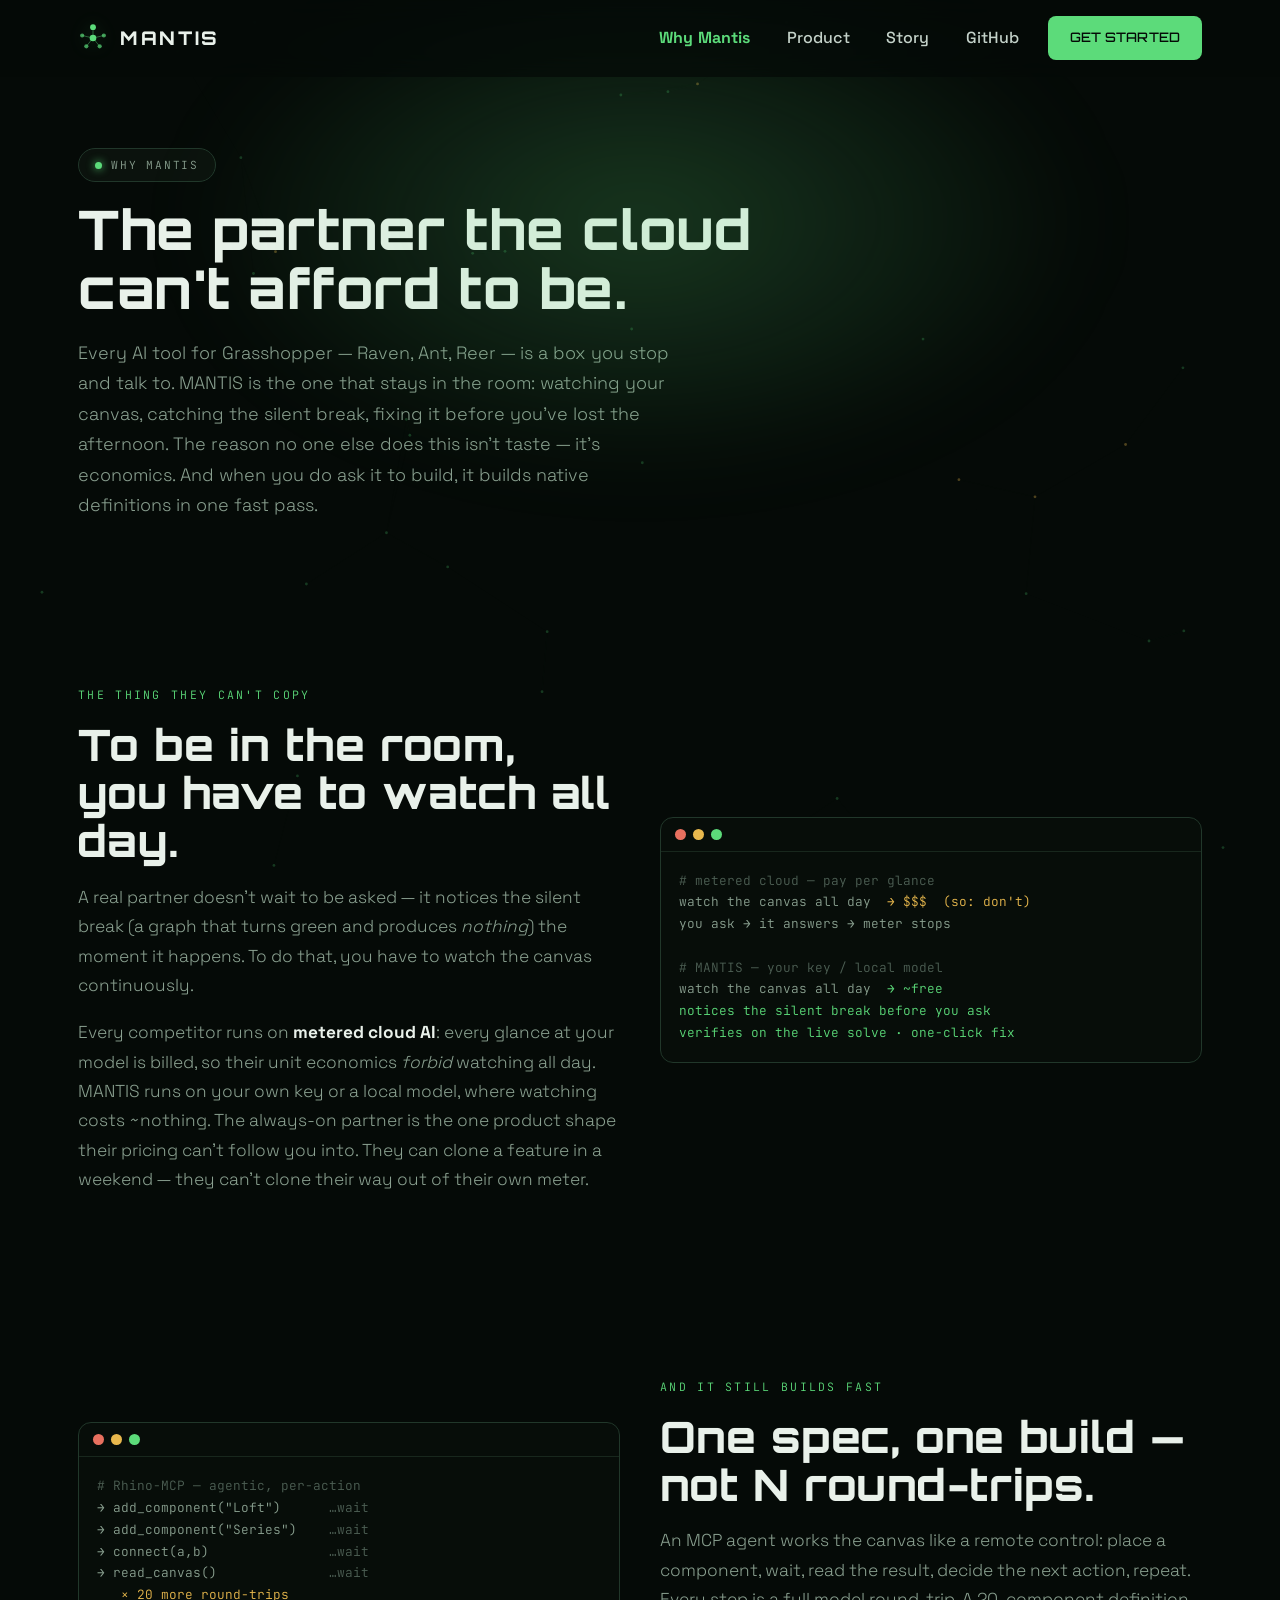
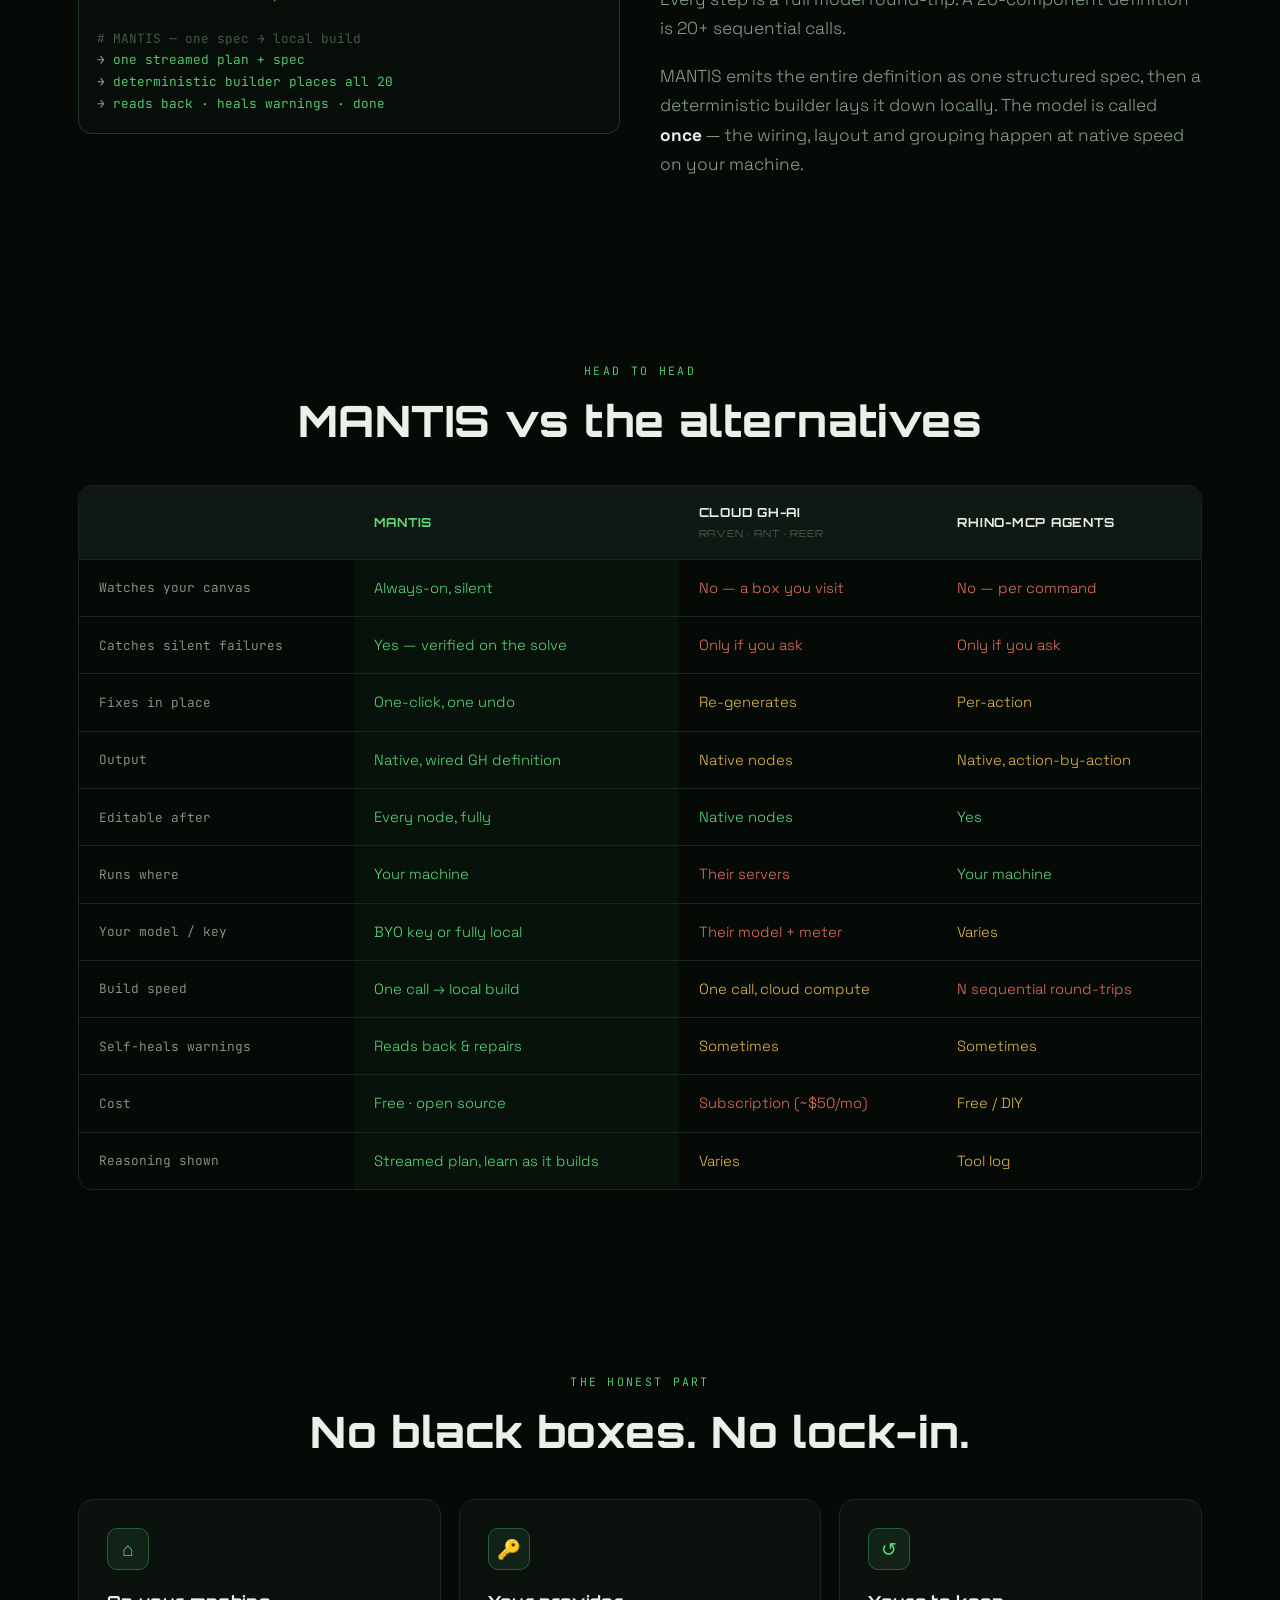
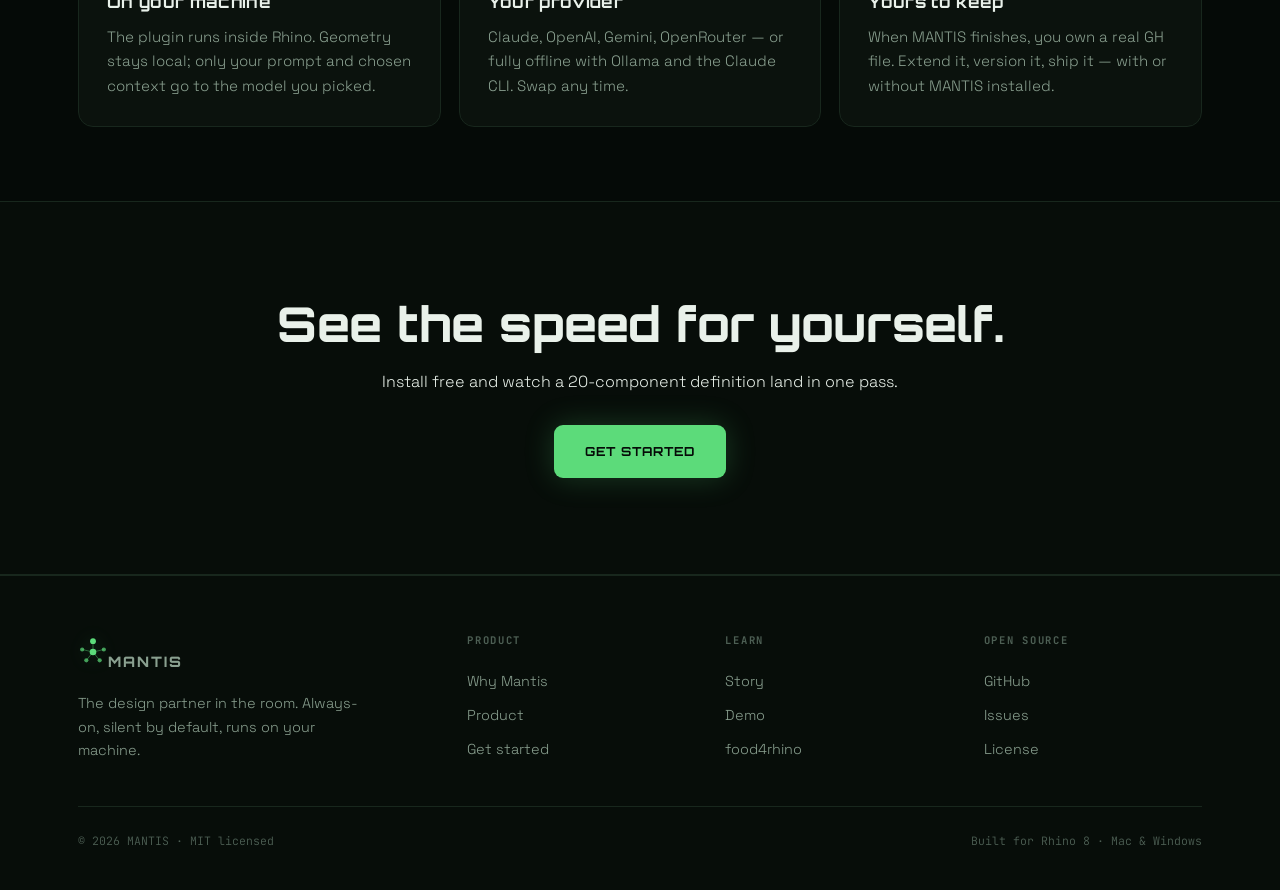
<file: docs/why.html>
<!DOCTYPE html>
<html lang="en">
<head>
<meta charset="UTF-8"/>
<meta name="viewport" content="width=device-width, initial-scale=1.0"/>
<title>Why MANTIS — the partner metered cloud can't build</title>
<meta name="description" content="Why MANTIS is the one always-on partner in Grasshopper: it watches your canvas and catches silent failures because it runs on your key or a local model — something metered-cloud tools (Raven, Ant, Reer) can't afford to do. And it still builds native, editable definitions fast."/>
<link rel="canonical" href="https://blang99.github.io/mantis/why.html"/>
<link rel="preconnect" href="https://fonts.googleapis.com"/>
<link rel="preconnect" href="https://fonts.gstatic.com" crossorigin/>
<link href="https://fonts.googleapis.com/css2?family=Orbitron:wght@700;800;900&family=Space+Grotesk:wght@300;400;500;700&family=JetBrains+Mono:wght@400;500&display=swap" rel="stylesheet"/>
<link rel="stylesheet" href="mantis.css"/>
</head>
<body>
<canvas id="field"></canvas>
<nav class="nav">
  <div class="nav-inner">
    <a class="brand" href="index.html"><svg class="mark" viewBox="0 0 36 36" fill="none" aria-hidden="true"><line x1="18" y1="5" x2="18" y2="18" stroke="#5CDB7A" stroke-width="1.2" opacity="0.4"/><line x1="5" y1="15" x2="18" y2="18" stroke="#5CDB7A" stroke-width="1.2" opacity="0.4"/><line x1="31" y1="15" x2="18" y2="18" stroke="#5CDB7A" stroke-width="1.2" opacity="0.4"/><line x1="10" y1="28" x2="18" y2="18" stroke="#5CDB7A" stroke-width="1.2" opacity="0.4"/><line x1="26" y1="28" x2="18" y2="18" stroke="#5CDB7A" stroke-width="1.2" opacity="0.4"/><circle cx="5" cy="15" r="2.5" fill="#5CDB7A" opacity="0.7"/><circle cx="31" cy="15" r="2.5" fill="#5CDB7A" opacity="0.7"/><circle cx="10" cy="28" r="2.5" fill="#5CDB7A" opacity="0.7"/><circle cx="26" cy="28" r="2.5" fill="#5CDB7A" opacity="0.7"/><circle cx="18" cy="5" r="3.5" fill="#5CDB7A"/><circle cx="18" cy="18" r="4" fill="#5CDB7A"/></svg>MANTIS</a>
    <button class="nav-burger" aria-label="Menu">☰</button>
    <div class="nav-links">
      <a href="why.html" class="active">Why Mantis</a>
      <a href="product.html">Product</a>
      <a href="story.html">Story</a>
      <a href="https://github.com/blang99/mantis" target="_blank" rel="noopener">GitHub</a>
      <a href="setup.html" class="nav-cta">Get started</a>
    </div>
  </div>
</nav>
<div class="page">

<header class="page-hero">
  <div class="hero-aurora"></div>
  <div class="wrap">
    <span class="eyebrow"><span class="dot"></span>Why Mantis</span>
    <h1>The partner the cloud<br/>can't afford to be.</h1>
    <p class="lead">Every AI tool for Grasshopper — Raven, Ant, Reer — is a box you stop and talk to. MANTIS is the one that stays in the room: watching your canvas, catching the silent break, fixing it before you've lost the afternoon. The reason no one else does this isn't taste — it's economics. And when you do ask it to build, it builds native definitions in one fast pass.</p>
  </div>
</header>

<!-- ═══ THE MOAT (always-on) ═══ -->
<section class="section">
  <div class="wrap">
    <div class="split">
      <div>
        <div class="kicker reveal">The thing they can't copy</div>
        <h2 class="reveal">To be in the room,<br/>you have to watch all day.</h2>
        <p class="lead reveal">A real partner doesn't wait to be asked — it notices the silent break (a graph that turns green and produces <em>nothing</em>) the moment it happens. To do that, you have to watch the canvas continuously.</p>
        <p class="lead reveal">Every competitor runs on <strong style="color:var(--ink)">metered cloud AI</strong>: every glance at your model is billed, so their unit economics <em>forbid</em> watching all day. MANTIS runs on your own key or a local model, where watching costs ~nothing. The always-on partner is the one product shape their pricing can't follow you into. They can clone a feature in a weekend — they can't clone their way out of their own meter.</p>
      </div>
      <div class="codeframe reveal">
        <div class="cf-bar"><span class="term-dot r"></span><span class="term-dot y"></span><span class="term-dot g"></span></div>
        <pre><span class="c"># metered cloud — pay per glance</span>
watch the canvas all day  <span class="a">→ $$$  (so: don't)</span>
you ask → it answers → meter stops

<span class="c"># MANTIS — your key / local model</span>
watch the canvas all day  <span class="g">→ ~free</span>
<span class="g">notices the silent break before you ask</span>
<span class="g">verifies on the live solve · one-click fix</span></pre>
      </div>
    </div>
  </div>
</section>

<!-- ═══ THE SPEED STORY (vs MCP) ═══ -->
<section class="section tight">
  <div class="wrap">
    <div class="split rev">
      <div>
        <div class="kicker reveal">And it still builds fast</div>
        <h2 class="reveal">One spec, one build —<br/>not N round-trips.</h2>
        <p class="lead reveal">An MCP agent works the canvas like a remote control: place a component, wait, read the result, decide the next action, repeat. Every step is a full model round-trip. A 20-component definition is 20+ sequential calls.</p>
        <p class="lead reveal">MANTIS emits the entire definition as one structured spec, then a deterministic builder lays it down locally. The model is called <strong style="color:var(--ink)">once</strong> — the wiring, layout and grouping happen at native speed on your machine.</p>
      </div>
      <div class="codeframe reveal">
        <div class="cf-bar"><span class="term-dot r"></span><span class="term-dot y"></span><span class="term-dot g"></span></div>
        <pre><span class="c"># Rhino-MCP — agentic, per-action</span>
→ add_component("Loft")      <span class="c">…wait</span>
→ add_component("Series")    <span class="c">…wait</span>
→ connect(a,b)               <span class="c">…wait</span>
→ read_canvas()              <span class="c">…wait</span>
   <span class="a">× 20 more round-trips</span>

<span class="c"># MANTIS — one spec → local build</span>
→ <span class="g">one streamed plan + spec</span>
→ <span class="g">deterministic builder places all 20</span>
→ <span class="g">reads back · heals warnings · done</span></pre>
      </div>
    </div>
  </div>
</section>

<!-- ═══ COMPARE TABLE ═══ -->
<section class="section">
  <div class="wrap">
    <div class="center" style="margin-bottom:40px">
      <div class="kicker reveal">Head to head</div>
      <h2 class="reveal">MANTIS vs the alternatives</h2>
    </div>
    <div class="reveal" style="overflow-x:auto">
      <table class="cmp">
        <thead><tr>
          <th></th><th class="us">MANTIS</th><th>Cloud GH-AI<br/><span style="font-weight:400;color:var(--dim);font-size:.78em">Raven · Ant · Reer</span></th><th>Rhino-MCP agents</th>
        </tr></thead>
        <tbody>
          <tr><td>Watches your canvas</td><td class="us"><span class="yes">Always-on, silent</span></td><td><span class="no">No — a box you visit</span></td><td><span class="no">No — per command</span></td></tr>
          <tr><td>Catches silent failures</td><td class="us"><span class="yes">Yes — verified on the solve</span></td><td><span class="no">Only if you ask</span></td><td><span class="no">Only if you ask</span></td></tr>
          <tr><td>Fixes in place</td><td class="us"><span class="yes">One-click, one undo</span></td><td><span class="meh">Re-generates</span></td><td><span class="meh">Per-action</span></td></tr>
          <tr><td>Output</td><td class="us"><span class="yes">Native, wired GH definition</span></td><td><span class="meh">Native nodes</span></td><td><span class="meh">Native, action-by-action</span></td></tr>
          <tr><td>Editable after</td><td class="us"><span class="yes">Every node, fully</span></td><td><span class="yes">Native nodes</span></td><td><span class="yes">Yes</span></td></tr>
          <tr><td>Runs where</td><td class="us"><span class="yes">Your machine</span></td><td><span class="no">Their servers</span></td><td><span class="yes">Your machine</span></td></tr>
          <tr><td>Your model / key</td><td class="us"><span class="yes">BYO key or fully local</span></td><td><span class="no">Their model + meter</span></td><td><span class="meh">Varies</span></td></tr>
          <tr><td>Build speed</td><td class="us"><span class="yes">One call → local build</span></td><td><span class="meh">One call, cloud compute</span></td><td><span class="no">N sequential round-trips</span></td></tr>
          <tr><td>Self-heals warnings</td><td class="us"><span class="yes">Reads back &amp; repairs</span></td><td><span class="meh">Sometimes</span></td><td><span class="meh">Sometimes</span></td></tr>
          <tr><td>Cost</td><td class="us"><span class="yes">Free · open source</span></td><td><span class="no">Subscription (~$50/mo)</span></td><td><span class="meh">Free / DIY</span></td></tr>
          <tr><td>Reasoning shown</td><td class="us"><span class="yes">Streamed plan, learn as it builds</span></td><td><span class="meh">Varies</span></td><td><span class="meh">Tool log</span></td></tr>
        </tbody>
      </table>
    </div>
  </div>
</section>

<!-- ═══ SOVEREIGNTY ═══ -->
<section class="section tight">
  <div class="wrap">
    <div class="center" style="margin-bottom:44px">
      <div class="kicker reveal">The honest part</div>
      <h2 class="reveal">No black boxes. No lock-in.</h2>
    </div>
    <div class="grid cols-3">
      <div class="card reveal"><div class="ic">⌂</div><h3>On your machine</h3><p>The plugin runs inside Rhino. Geometry stays local; only your prompt and chosen context go to the model you picked.</p></div>
      <div class="card reveal"><div class="ic">🔑</div><h3>Your provider</h3><p>Claude, OpenAI, Gemini, OpenRouter — or fully offline with Ollama and the Claude CLI. Swap any time.</p></div>
      <div class="card reveal"><div class="ic">↺</div><h3>Yours to keep</h3><p>When MANTIS finishes, you own a real GH file. Extend it, version it, ship it — with or without MANTIS installed.</p></div>
    </div>
  </div>
</section>

<section class="band">
  <div class="wrap">
    <h2 class="reveal">See the speed for yourself.</h2>
    <p class="lead reveal">Install free and watch a 20-component definition land in one pass.</p>
    <div class="reveal"><a class="btn btn-p" href="setup.html">Get started</a></div>
  </div>
</section>

<footer class="footer">
  <div class="wrap">
    <div class="footer-grid">
      <div class="fbrand"><a class="brand" href="index.html"><svg class="mark" viewBox="0 0 36 36" fill="none" aria-hidden="true"><line x1="18" y1="5" x2="18" y2="18" stroke="#5CDB7A" stroke-width="1.2" opacity="0.4"/><line x1="5" y1="15" x2="18" y2="18" stroke="#5CDB7A" stroke-width="1.2" opacity="0.4"/><line x1="31" y1="15" x2="18" y2="18" stroke="#5CDB7A" stroke-width="1.2" opacity="0.4"/><line x1="10" y1="28" x2="18" y2="18" stroke="#5CDB7A" stroke-width="1.2" opacity="0.4"/><line x1="26" y1="28" x2="18" y2="18" stroke="#5CDB7A" stroke-width="1.2" opacity="0.4"/><circle cx="5" cy="15" r="2.5" fill="#5CDB7A" opacity="0.7"/><circle cx="31" cy="15" r="2.5" fill="#5CDB7A" opacity="0.7"/><circle cx="10" cy="28" r="2.5" fill="#5CDB7A" opacity="0.7"/><circle cx="26" cy="28" r="2.5" fill="#5CDB7A" opacity="0.7"/><circle cx="18" cy="5" r="3.5" fill="#5CDB7A"/><circle cx="18" cy="18" r="4" fill="#5CDB7A"/></svg>MANTIS</a><p>The design partner in the room. Always-on, silent by default, runs on your machine.</p></div>
      <div><h4>Product</h4><a href="why.html">Why Mantis</a><a href="product.html">Product</a><a href="setup.html">Get started</a></div>
      <div><h4>Learn</h4><a href="story.html">Story</a><a href="product.html#demo">Demo</a><a href="https://www.food4rhino.com/" target="_blank" rel="noopener">food4rhino</a></div>
      <div><h4>Open source</h4><a href="https://github.com/blang99/mantis" target="_blank" rel="noopener">GitHub</a><a href="https://github.com/blang99/mantis/issues" target="_blank" rel="noopener">Issues</a><a href="https://github.com/blang99/mantis/blob/main/LICENSE" target="_blank" rel="noopener">License</a></div>
    </div>
    <div class="footer-bottom"><span>© 2026 MANTIS · MIT licensed</span><span>Built for Rhino 8 · Mac &amp; Windows</span></div>
  </div>
</footer>
</div>
<script src="mantis-site.js"></script>
</body>
</html>
</file>
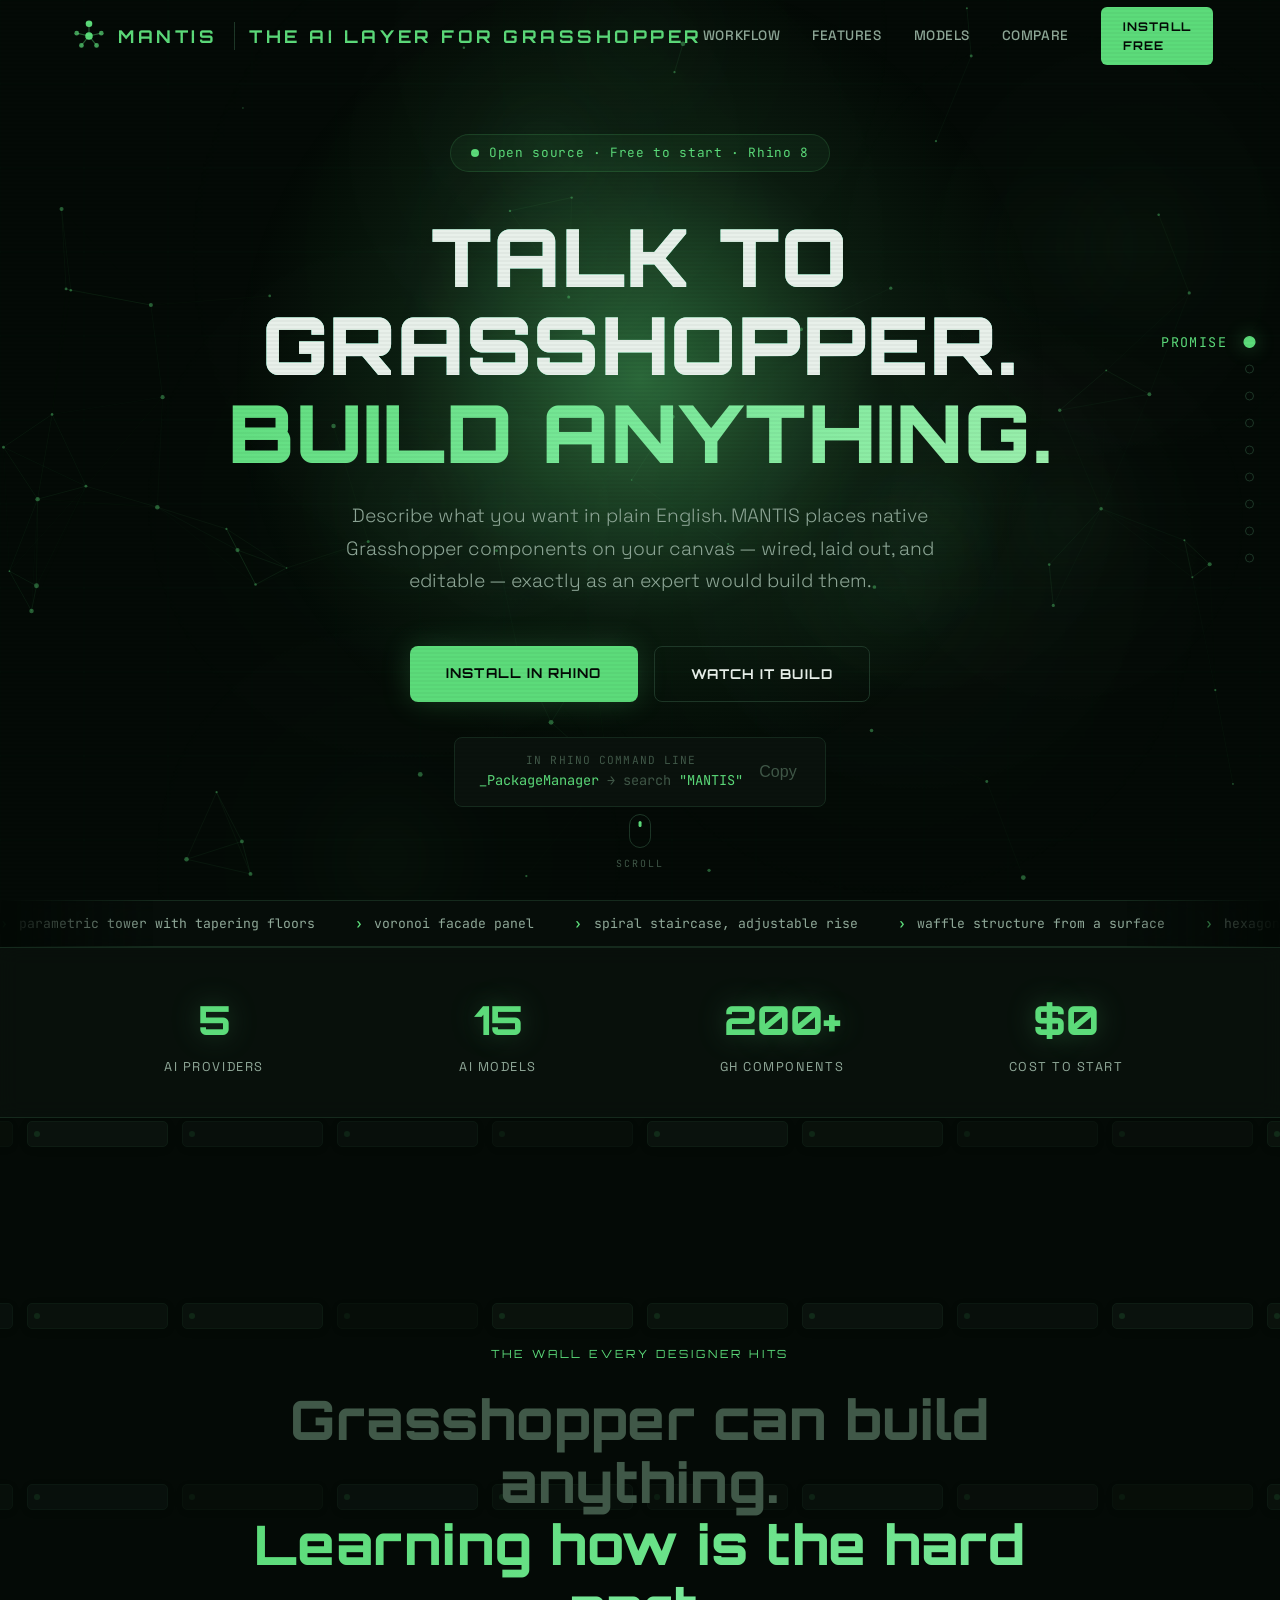
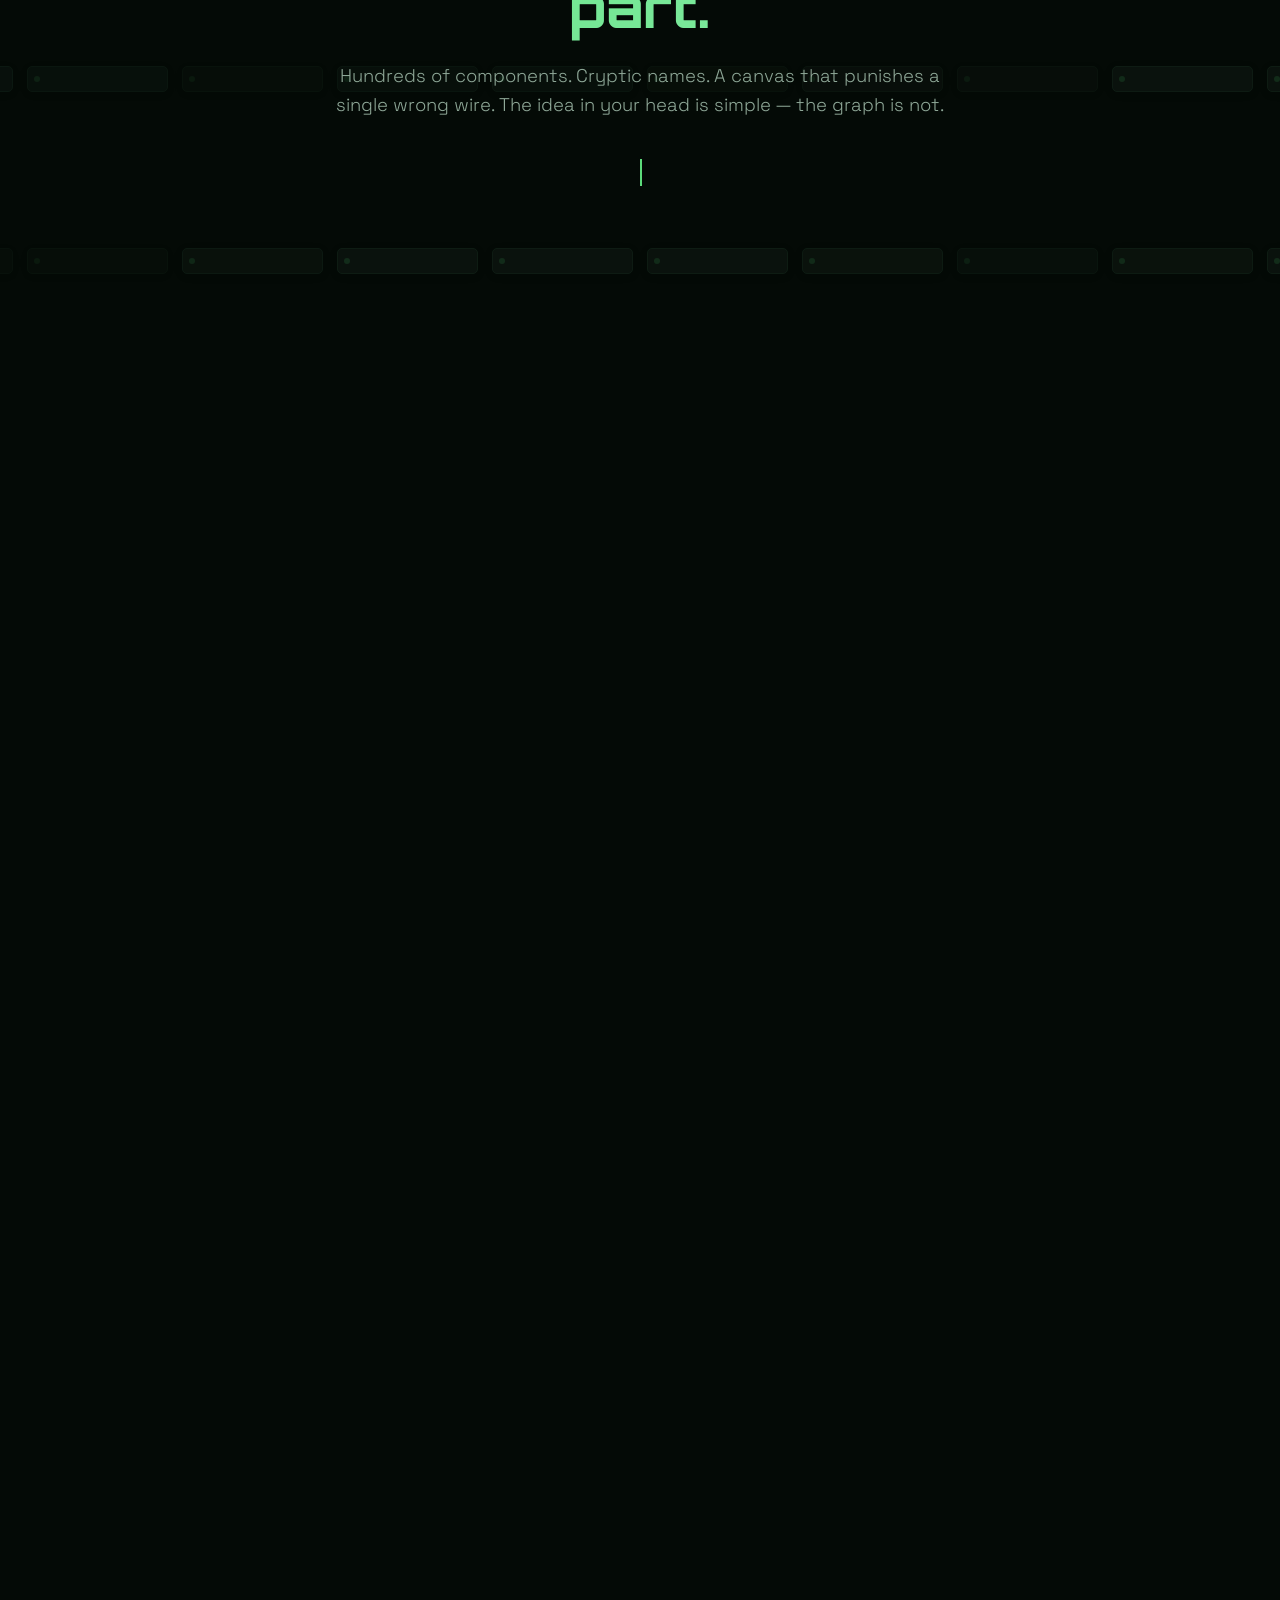
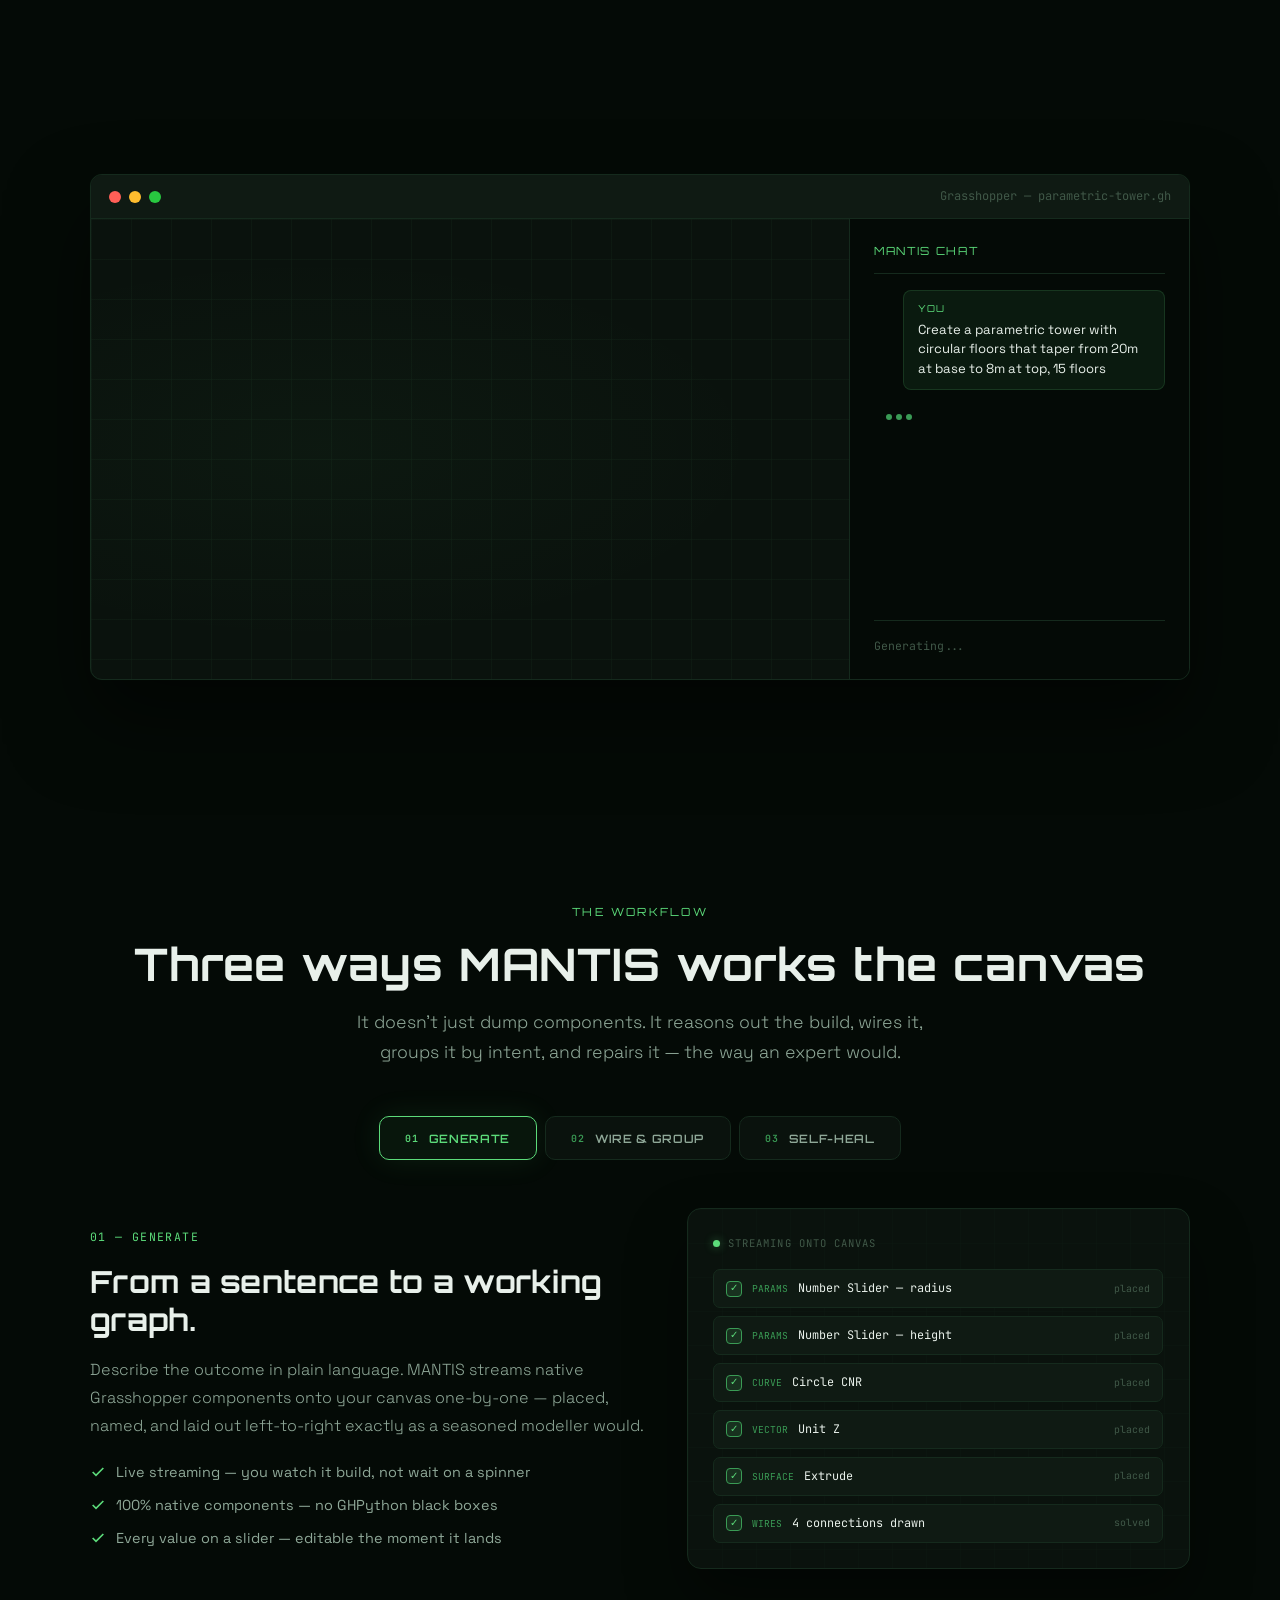
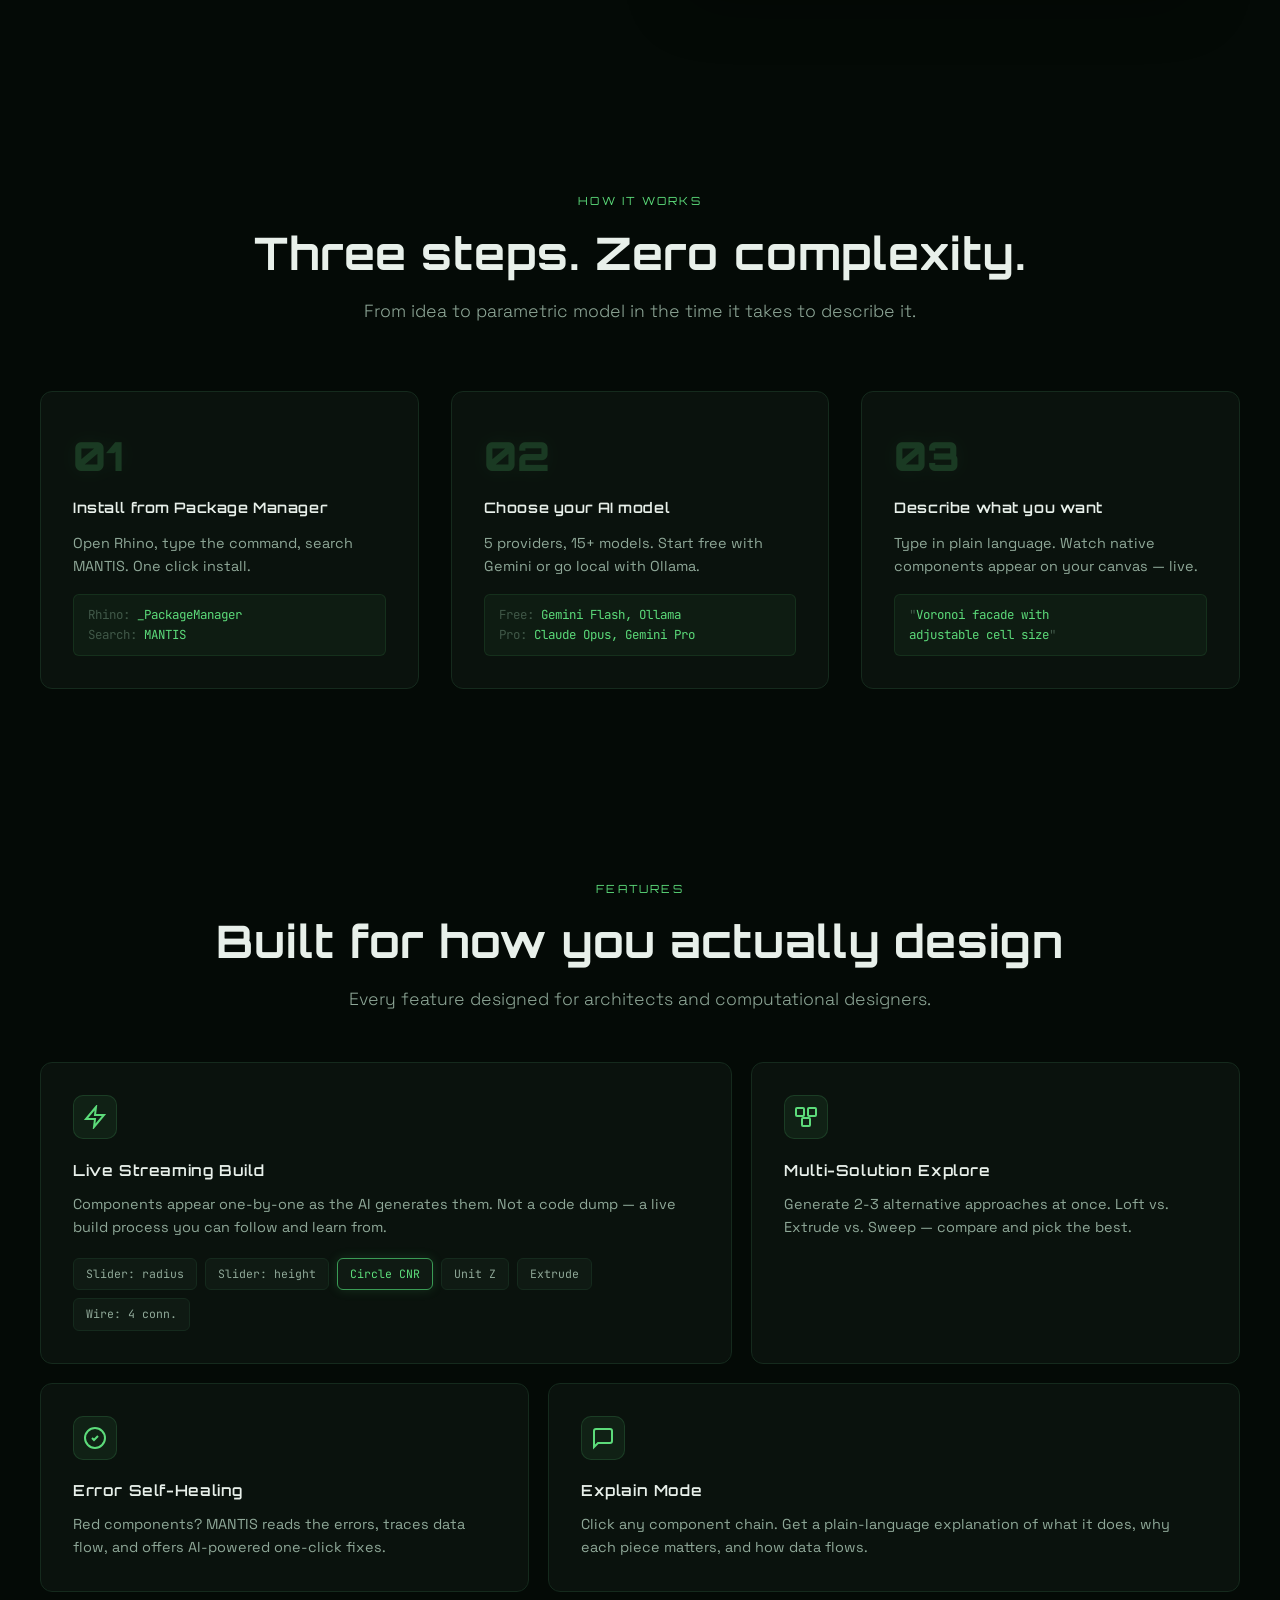
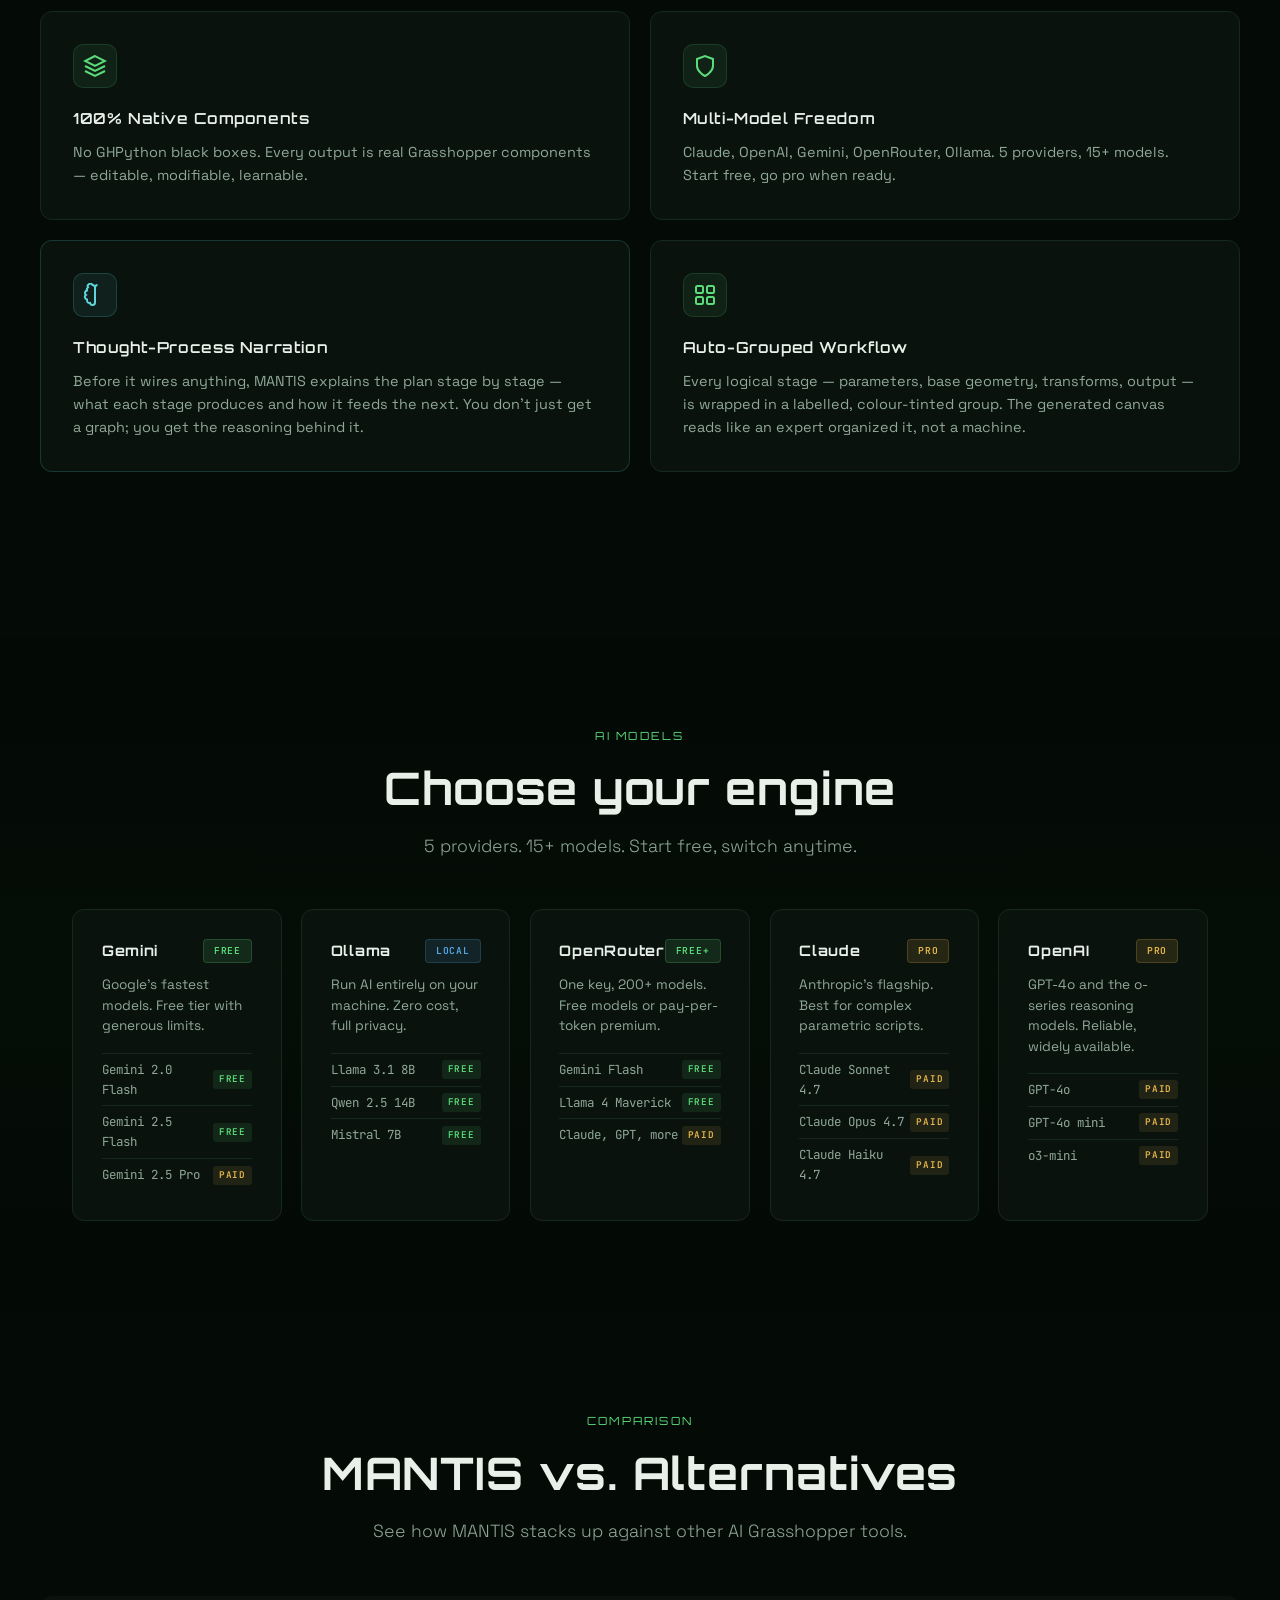
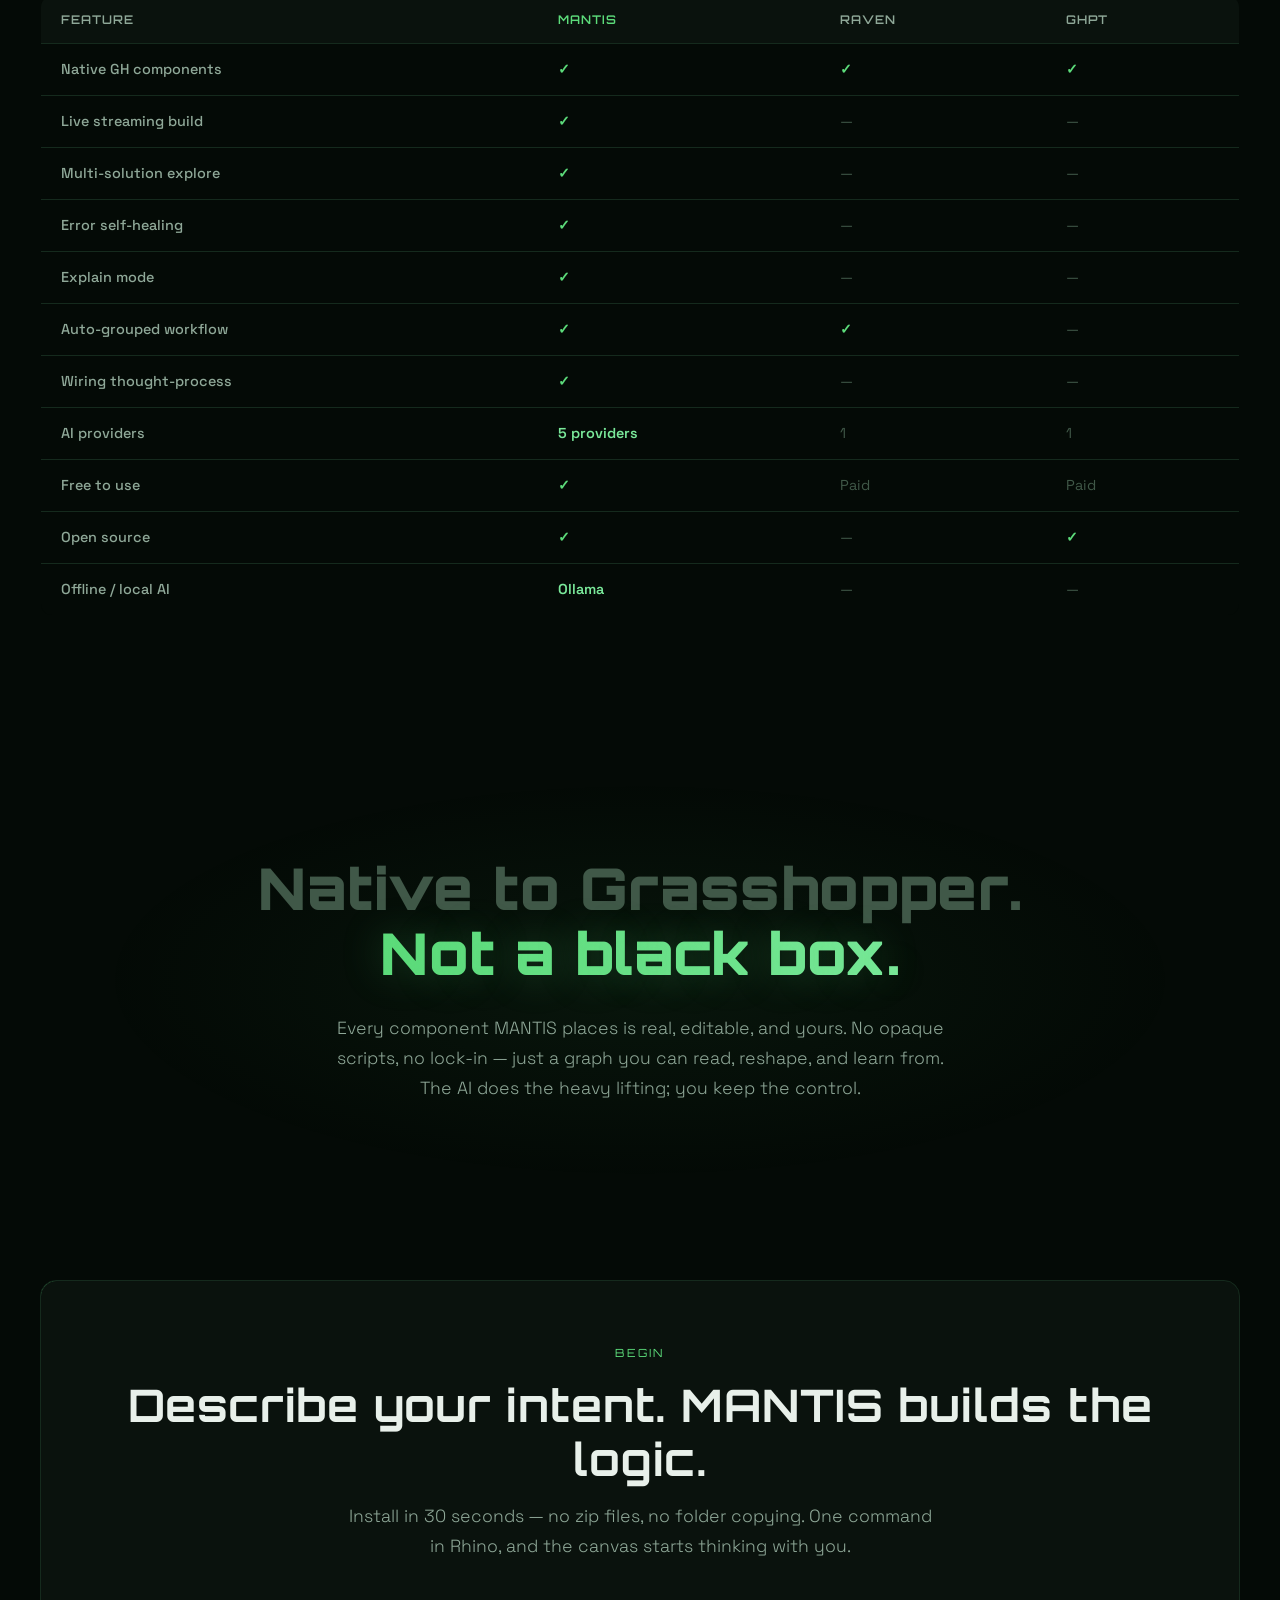
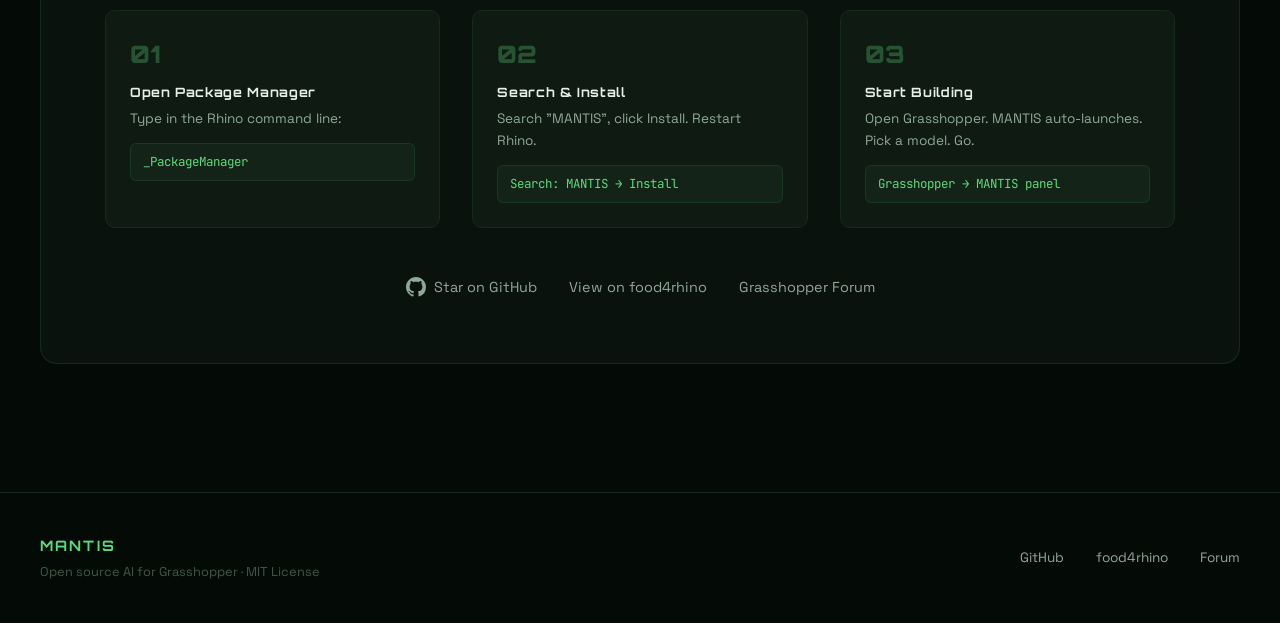
<file: marketing/landing-page.html>
<!DOCTYPE html>
<html lang="en">
<head>
    <meta charset="UTF-8">
    <meta name="viewport" content="width=device-width, initial-scale=1.0">
    <title>MANTIS — AI-Powered Grasshopper Scripting for Rhino 8</title>
    <meta name="description" content="Convert natural language into native Grasshopper components. Free, open source, multi-model AI plugin for Rhino 8.">
    <link rel="canonical" href="https://blang99.github.io/mantis/">
    <meta name="theme-color" content="#0E1610">

    <!-- ── Open Graph (Facebook, LinkedIn, Discord, etc.) ── -->
    <meta property="og:type" content="website">
    <meta property="og:site_name" content="MANTIS">
    <meta property="og:title" content="MANTIS — AI-Powered Grasshopper Scripting for Rhino 8">
    <meta property="og:description" content="Describe what you want in plain language; watch native Grasshopper components appear on your canvas — live. Free, open source, 5 AI providers.">
    <meta property="og:url" content="https://blang99.github.io/mantis/">
    <meta property="og:image" content="https://blang99.github.io/mantis/og-image.png">
    <meta property="og:image:width" content="1200">
    <meta property="og:image:height" content="630">

    <!-- ── Twitter / X card ── -->
    <meta name="twitter:card" content="summary_large_image">
    <meta name="twitter:title" content="MANTIS — AI-Powered Grasshopper Scripting for Rhino 8">
    <meta name="twitter:description" content="Describe what you want in plain language; watch native Grasshopper components appear on your canvas — live. Free, open source, 5 AI providers.">
    <meta name="twitter:image" content="https://blang99.github.io/mantis/og-image.png">

    <!-- ── Favicon: the MANTIS constellation mark, inline so no extra request ── -->
    <link rel="icon" href="data:image/svg+xml,%3Csvg xmlns='http://www.w3.org/2000/svg' viewBox='0 0 36 36'%3E%3Crect width='36' height='36' rx='8' fill='%230E1610'/%3E%3Cline x1='18' y1='5' x2='18' y2='18' stroke='%235CDB7A' stroke-width='1.2' opacity='0.4'/%3E%3Cline x1='5' y1='15' x2='18' y2='18' stroke='%235CDB7A' stroke-width='1.2' opacity='0.4'/%3E%3Cline x1='31' y1='15' x2='18' y2='18' stroke='%235CDB7A' stroke-width='1.2' opacity='0.4'/%3E%3Cline x1='10' y1='28' x2='18' y2='18' stroke='%235CDB7A' stroke-width='1.2' opacity='0.4'/%3E%3Cline x1='26' y1='28' x2='18' y2='18' stroke='%235CDB7A' stroke-width='1.2' opacity='0.4'/%3E%3Ccircle cx='18' cy='5' r='3.5' fill='%235CDB7A'/%3E%3Ccircle cx='5' cy='15' r='2.5' fill='%235CDB7A' opacity='0.7'/%3E%3Ccircle cx='31' cy='15' r='2.5' fill='%235CDB7A' opacity='0.7'/%3E%3Ccircle cx='10' cy='28' r='2.5' fill='%235CDB7A' opacity='0.7'/%3E%3Ccircle cx='26' cy='28' r='2.5' fill='%235CDB7A' opacity='0.7'/%3E%3Ccircle cx='18' cy='18' r='4' fill='%235CDB7A'/%3E%3C/svg%3E">

    <link rel="preconnect" href="https://fonts.googleapis.com">
    <link href="https://fonts.googleapis.com/css2?family=Orbitron:wght@400;500;600;700;800;900&family=Space+Grotesk:wght@300;400;500;600;700&family=JetBrains+Mono:wght@400;500;600&display=swap" rel="stylesheet">
    <style>
        :root {
            --mantis: #5CDB7A;
            --mantis-bright: #7AE99A;
            --mantis-dim: #3a9b55;
            --mantis-glow: rgba(92,219,122,0.25);
            --mantis-glow-strong: rgba(92,219,122,0.45);
            --bg-deep: #040a06;
            --bg-card: #0a120d;
            --bg-surface: #0f1a13;
            --bg-elevated: #152019;
            --text-primary: #e8f0ea;
            --text-secondary: #8fa898;
            --text-dim: #405848;
            --border: #152a1d;
            --border-light: #1e3828;
            --amber: #e8b84d;
            --red: #e85454;
            --blue: #54a8e8;
            --cyan: #5ED6DC;
            --cyan-bg: rgba(14,28,30,0.85);
            --font-display: 'Orbitron', sans-serif;
            --font-body: 'Space Grotesk', sans-serif;
            --font-mono: 'JetBrains Mono', monospace;
            --ease-out: cubic-bezier(0.16, 1, 0.3, 1);
        }

        * { margin: 0; padding: 0; box-sizing: border-box; }
        html { scroll-behavior: smooth; }
        body {
            font-family: var(--font-body);
            background: var(--bg-deep);
            color: var(--text-primary);
            line-height: 1.6;
            overflow-x: hidden;
            -webkit-font-smoothing: antialiased;
        }
        .container { max-width: 1200px; margin: 0 auto; padding: 0 2rem; }
        .mono { font-family: var(--font-mono); }

        /* ── Scroll reveal + directional variants ── */
        .reveal { opacity: 0; transform: translateY(48px); transition: opacity 0.8s var(--ease-out), transform 0.8s var(--ease-out); }
        .reveal.visible { opacity: 1; transform: none; }
        .reveal-left { opacity: 0; transform: translateX(-60px); transition: opacity 0.9s var(--ease-out), transform 0.9s var(--ease-out); }
        .reveal-left.visible { opacity: 1; transform: none; }
        .reveal-right { opacity: 0; transform: translateX(60px); transition: opacity 0.9s var(--ease-out), transform 0.9s var(--ease-out); }
        .reveal-right.visible { opacity: 1; transform: none; }
        .reveal-scale { opacity: 0; transform: scale(0.9); transition: opacity 0.8s var(--ease-out), transform 0.8s var(--ease-out); }
        .reveal-scale.visible { opacity: 1; transform: none; }
        .reveal-clip { opacity: 0; clip-path: inset(0 100% 0 0); transition: opacity 0.6s ease, clip-path 1s var(--ease-out); }
        .reveal-clip.visible { opacity: 1; clip-path: inset(0 0 0 0); }
        .reveal-delay-1 { transition-delay: 0.1s; }
        .reveal-delay-2 { transition-delay: 0.2s; }
        .reveal-delay-3 { transition-delay: 0.3s; }
        .reveal-delay-4 { transition-delay: 0.4s; }

        /* ── Reduced-motion: honor the OS "minimize animation" setting ── */
        @media (prefers-reduced-motion: reduce) {
            *, *::before, *::after {
                animation-duration: 0.001ms !important;
                animation-iteration-count: 1 !important;
                transition-duration: 0.001ms !important;
                scroll-behavior: auto !important;
            }
            .reveal, .reveal-left, .reveal-right, .reveal-scale, .reveal-clip {
                opacity: 1 !important; transform: none !important; clip-path: none !important;
            }
            #cursor-glow { display: none !important; }
        }

        /* ── Unified effects canvas (clouds + grid + swarm) ── */
        #fx-canvas { position: fixed; inset: 0; z-index: 0; pointer-events: none; }

        /* ── Cursor glow ── */
        #cursor-glow {
            position: fixed; top: 0; left: 0; width: 540px; height: 540px;
            margin: -270px 0 0 -270px; border-radius: 50%;
            background: radial-gradient(circle, rgba(92,219,122,0.10) 0%, transparent 60%);
            mix-blend-mode: screen; pointer-events: none; z-index: 1;
            opacity: 0; transition: opacity 0.5s ease;
            will-change: transform;
        }

        /* ── Scanline overlay ── */
        .scanlines {
            position: fixed; inset: 0; z-index: 9998; pointer-events: none;
            background: repeating-linear-gradient(0deg, transparent, transparent 2px, rgba(0,0,0,0.03) 2px, rgba(0,0,0,0.03) 4px);
        }

        /* ── Scroll progress bar ── */
        #scroll-progress {
            position: fixed; top: 0; left: 0; height: 2px; width: 0;
            background: linear-gradient(90deg, var(--mantis-dim), var(--mantis), var(--mantis-bright));
            box-shadow: 0 0 12px var(--mantis-glow-strong); z-index: 200;
            transition: width 0.1s linear;
        }

        /* ── Chapter rail ── */
        .chapter-rail {
            position: fixed; right: 26px; top: 50%; transform: translateY(-50%);
            z-index: 150; display: flex; flex-direction: column; gap: 18px;
        }
        .chapter-dot {
            position: relative; width: 9px; height: 9px; border-radius: 50%;
            border: 1px solid var(--border-light); background: transparent;
            cursor: pointer; transition: all 0.35s var(--ease-out); padding: 0;
        }
        .chapter-dot::after {
            content: attr(data-label); position: absolute; right: 20px; top: 50%;
            transform: translateY(-50%) translateX(8px);
            font-family: var(--font-mono); font-size: 0.62rem; letter-spacing: 0.1em;
            text-transform: uppercase; color: var(--text-secondary); white-space: nowrap;
            opacity: 0; pointer-events: none; transition: all 0.3s ease;
        }
        .chapter-dot:hover::after { opacity: 1; transform: translateY(-50%) translateX(0); }
        .chapter-dot.active {
            background: var(--mantis); border-color: var(--mantis);
            box-shadow: 0 0 14px var(--mantis-glow-strong); transform: scale(1.35);
        }
        .chapter-dot.active::after { opacity: 1; color: var(--mantis); transform: translateY(-50%) translateX(0); }

        /* ═══ NAV ═══ */
        nav {
            position: fixed; top: 0; left: 0; right: 0; z-index: 100;
            transition: background 0.3s, backdrop-filter 0.3s, border-color 0.3s;
            border-bottom: 1px solid transparent;
        }
        nav.scrolled { background: rgba(4,10,6,0.92); backdrop-filter: blur(24px); border-bottom-color: var(--border); }
        .nav-inner { max-width: 1200px; margin: 0 auto; padding: 0 2rem; height: 72px; display: flex; align-items: center; justify-content: space-between; }
        .nav-logo { display: flex; align-items: center; gap: 12px; text-decoration: none; }
        .nav-logo-mark { width: 34px; height: 34px; }
        .nav-logo span { font-family: var(--font-display); font-size: 1.1rem; font-weight: 700; letter-spacing: 0.2em; color: var(--mantis); }
        .nav-tagline { font-family: var(--font-mono); font-size: 0.6rem; letter-spacing: 0.14em; text-transform: uppercase; color: var(--text-dim); padding-left: 0.9rem; margin-left: 0.3rem; border-left: 1px solid var(--border-light); white-space: nowrap; }
        .nav-links { display: flex; gap: 2rem; align-items: center; }
        .nav-links a { color: var(--text-secondary); text-decoration: none; font-size: 0.85rem; font-weight: 500; letter-spacing: 0.04em; text-transform: uppercase; transition: color 0.2s; }
        .nav-links a:hover { color: var(--mantis); }
        .btn-nav {
            background: var(--mantis) !important; color: var(--bg-deep) !important;
            padding: 10px 22px !important; border-radius: 6px;
            font-family: var(--font-display) !important; font-weight: 700 !important;
            font-size: 0.75rem !important; letter-spacing: 0.1em !important;
            transition: transform 0.2s, box-shadow 0.2s !important;
        }
        .btn-nav:hover { transform: translateY(-2px) !important; box-shadow: 0 6px 30px var(--mantis-glow-strong) !important; }

        /* ═══ HERO ═══ */
        .hero {
            position: relative; z-index: 2; min-height: 100vh;
            display: flex; align-items: center; justify-content: center;
            text-align: center; padding: 100px 2rem 60px;
        }
        .hero-glow {
            position: absolute; width: 900px; height: 900px; border-radius: 50%;
            background: radial-gradient(circle, var(--mantis-glow-strong) 0%, rgba(92,219,122,0.08) 38%, transparent 64%);
            top: 42%; left: 50%; transform: translate(-50%, -50%);
            animation: glowPulse 7s ease-in-out infinite; pointer-events: none;
        }
        @keyframes glowPulse {
            0%, 100% { transform: translate(-50%, -50%) scale(1); opacity: 0.4; }
            50% { transform: translate(-50%, -52%) scale(1.12); opacity: 0.72; }
        }
        .hero-content { position: relative; max-width: 950px; }
        .hero-badge {
            display: inline-flex; align-items: center; gap: 10px;
            background: rgba(92,219,122,0.06); border: 1px solid rgba(92,219,122,0.15);
            padding: 8px 20px; border-radius: 100px; font-family: var(--font-mono);
            font-size: 0.8rem; color: var(--mantis); margin-bottom: 2.5rem; letter-spacing: 0.05em;
        }
        .hero-badge .pulse-dot { width: 8px; height: 8px; border-radius: 50%; background: var(--mantis); animation: pulseDot 2s ease-in-out infinite; }
        @keyframes pulseDot {
            0%, 100% { box-shadow: 0 0 0 0 var(--mantis-glow-strong); }
            50% { box-shadow: 0 0 0 8px transparent; }
        }
        .hero h1 {
            font-family: var(--font-display); font-size: clamp(2.8rem, 6.5vw, 5rem);
            font-weight: 900; line-height: 1.1; margin-bottom: 1.5rem;
            letter-spacing: 0.02em; text-transform: uppercase;
        }
        .hero h1 .line2 {
            display: block;
            background: linear-gradient(135deg, var(--mantis) 0%, var(--mantis-bright) 50%, #a0f0b0 100%);
            -webkit-background-clip: text; -webkit-text-fill-color: transparent; background-clip: text; position: relative;
        }
        /* kinetic word reveal */
        .kinetic { display: inline-block; }
        .kinetic .word { display: inline-block; opacity: 0; transform: translateY(0.5em) rotateX(40deg); transform-origin: bottom; animation: wordIn 0.8s var(--ease-out) forwards; }
        @keyframes wordIn { to { opacity: 1; transform: none; } }
        /* Glitch effect */
        .glitch { position: relative; display: inline-block; }
        .glitch::before, .glitch::after { content: attr(data-text); position: absolute; top: 0; left: 0; width: 100%; height: 100%; overflow: hidden; pointer-events: none; }
        .glitch::before { color: var(--mantis-bright); z-index: -1; animation: glitch1 3s infinite linear alternate-reverse; }
        .glitch::after { color: var(--blue); z-index: -2; animation: glitch2 2.5s infinite linear alternate-reverse; }
        @keyframes glitch1 {
            0%, 95% { clip-path: inset(0 0 0 0); transform: translate(0); }
            96% { clip-path: inset(20% 0 60% 0); transform: translate(-3px, 1px); }
            97% { clip-path: inset(50% 0 30% 0); transform: translate(3px, -1px); }
            98% { clip-path: inset(10% 0 70% 0); transform: translate(-2px, 0); }
            100% { clip-path: inset(0 0 0 0); transform: translate(0); }
        }
        @keyframes glitch2 {
            0%, 93% { clip-path: inset(0 0 0 0); transform: translate(0); }
            94% { clip-path: inset(60% 0 10% 0); transform: translate(2px, -1px); }
            96% { clip-path: inset(30% 0 40% 0); transform: translate(-2px, 1px); }
            98% { clip-path: inset(0 0 0 0); transform: translate(0); }
        }
        .hero-sub { font-size: 1.2rem; color: var(--text-secondary); max-width: 650px; margin: 0 auto 3rem; line-height: 1.7; font-weight: 300; }
        .hero-actions { display: flex; gap: 1rem; justify-content: center; flex-wrap: wrap; margin-bottom: 2.2rem; }
        .btn-hero { padding: 16px 36px; border-radius: 8px; font-family: var(--font-display); font-size: 0.85rem; font-weight: 700; text-decoration: none; border: none; cursor: pointer; letter-spacing: 0.08em; text-transform: uppercase; transition: all 0.3s; }
        .btn-hero-primary { background: var(--mantis); color: var(--bg-deep); box-shadow: 0 0 30px rgba(92,219,122,0.2); }
        .btn-hero-primary:hover { transform: translateY(-3px); box-shadow: 0 10px 50px var(--mantis-glow-strong); }
        .btn-hero-secondary { background: transparent; color: var(--text-primary); border: 1px solid var(--border-light); }
        .btn-hero-secondary:hover { border-color: var(--mantis-dim); box-shadow: 0 0 20px rgba(92,219,122,0.1); }
        .hero-install { display: inline-flex; align-items: center; gap: 12px; background: var(--bg-card); border: 1px solid var(--border); border-radius: 8px; padding: 14px 24px; font-family: var(--font-mono); font-size: 0.85rem; }
        .hero-install .cmd-label { color: var(--text-dim); font-size: 0.7rem; text-transform: uppercase; letter-spacing: 0.1em; }
        .hero-install .cmd-text { color: var(--mantis); }
        .hero-install .cmd-copy { background: none; border: none; cursor: pointer; color: var(--text-dim); padding: 4px; transition: color 0.2s; font-size: 1rem; }
        .hero-install .cmd-copy:hover { color: var(--mantis); }
        .scroll-cue {
            position: absolute; bottom: 28px; left: 50%; transform: translateX(-50%);
            display: flex; flex-direction: column; align-items: center; gap: 8px;
            font-family: var(--font-mono); font-size: 0.62rem; letter-spacing: 0.2em;
            text-transform: uppercase; color: var(--text-dim);
        }
        .scroll-cue .mouse { width: 22px; height: 34px; border: 1px solid var(--border-light); border-radius: 12px; position: relative; }
        .scroll-cue .mouse::after { content: ''; position: absolute; top: 6px; left: 50%; width: 3px; height: 6px; border-radius: 2px; background: var(--mantis); transform: translateX(-50%); animation: scrollWheel 1.8s ease-in-out infinite; }
        @keyframes scrollWheel { 0%,100% { opacity: 0; transform: translate(-50%, 0); } 40% { opacity: 1; } 80% { opacity: 0; transform: translate(-50%, 10px); } }

        /* ── Prompt ticker ── */
        .ticker-wrap { position: relative; z-index: 2; overflow: hidden; border-top: 1px solid var(--border); border-bottom: 1px solid var(--border); background: rgba(10,18,13,0.55); backdrop-filter: blur(8px); padding: 12px 0; -webkit-mask-image: linear-gradient(90deg, transparent, #000 12%, #000 88%, transparent); mask-image: linear-gradient(90deg, transparent, #000 12%, #000 88%, transparent); }
        .ticker { display: flex; gap: 2.5rem; width: max-content; animation: tickerScroll 38s linear infinite; }
        .ticker:hover { animation-play-state: paused; }
        .ticker span { font-family: var(--font-mono); font-size: 0.82rem; color: var(--text-secondary); white-space: nowrap; display: inline-flex; align-items: center; gap: 0.7rem; }
        .ticker span::before { content: '›'; color: var(--mantis); font-weight: 700; }
        @keyframes tickerScroll { from { transform: translateX(0); } to { transform: translateX(-50%); } }
        /* ═══ STATS BAR ═══ */
        .stats-bar { position: relative; z-index: 2; border-top: 1px solid var(--border); border-bottom: 1px solid var(--border); background: rgba(10,18,13,0.8); backdrop-filter: blur(10px); }
        .stats-inner { max-width: 1200px; margin: 0 auto; display: grid; grid-template-columns: repeat(4, 1fr); padding: 2.5rem 2rem; }
        .stat-item { text-align: center; }
        .stat-num { font-family: var(--font-display); font-size: 2.5rem; font-weight: 800; color: var(--mantis); text-shadow: 0 0 30px rgba(92,219,122,0.3); }
        .stat-label { font-size: 0.8rem; color: var(--text-secondary); text-transform: uppercase; letter-spacing: 0.12em; margin-top: 0.3rem; }

        /* ═══ PROBLEM → CLARITY (pinned narrative act) ═══ */
        .problem-section { position: relative; z-index: 2; height: 240vh; }
        .problem-sticky { position: sticky; top: 0; height: 100vh; display: flex; flex-direction: column; align-items: center; justify-content: center; overflow: hidden; text-align: center; }
        .problem-stage { position: relative; width: 100%; max-width: 900px; padding: 0 2rem; }
        /* The wall of nodes — chaotic, fades/blurs as you scroll */
        .node-wall { position: absolute; inset: -40% -10%; display: grid; grid-template-columns: repeat(10, 1fr); gap: 14px; opacity: 0.5; filter: blur(0px); transition: none; pointer-events: none; }
        .wall-node { height: 26px; border-radius: 5px; background: var(--bg-elevated); border: 1px solid var(--border-light); box-shadow: 0 2px 8px rgba(0,0,0,0.3); }
        .wall-node::before { content: ''; display: block; width: 6px; height: 6px; border-radius: 50%; background: var(--mantis-dim); margin: 9px 0 0 6px; opacity: 0.5; }
        /* The story text layers */
        .problem-line { position: relative; z-index: 3; }
        .problem-eyebrow { font-family: var(--font-display); font-size: 0.7rem; color: var(--mantis); letter-spacing: 0.25em; text-transform: uppercase; margin-bottom: 1.5rem; }
        .problem-headline { font-family: var(--font-display); font-weight: 800; font-size: clamp(1.8rem, 4.5vw, 3.4rem); line-height: 1.15; letter-spacing: 0.01em; }
        .problem-headline .muted { color: var(--text-dim); }
        .problem-headline .accent { background: linear-gradient(135deg, var(--mantis), var(--mantis-bright)); -webkit-background-clip: text; -webkit-text-fill-color: transparent; background-clip: text; }
        .problem-sub { margin-top: 1.4rem; font-size: 1.15rem; color: var(--text-secondary); font-weight: 300; max-width: 620px; margin-left: auto; margin-right: auto; }
        /* the typed sentence that "assembles" */
        .problem-typed { font-family: var(--font-mono); font-size: clamp(1rem, 2.4vw, 1.5rem); color: var(--mantis); margin-top: 2rem; min-height: 1.6em; }
        .problem-typed .caret { display: inline-block; width: 2px; height: 1.1em; background: var(--mantis); margin-left: 2px; vertical-align: text-bottom; animation: caretBlink 1s step-end infinite; }
        @keyframes caretBlink { 0%,100% { opacity: 1; } 50% { opacity: 0; } }

        /* ═══ DEMO ═══ */
        .demo-section { position: relative; z-index: 2; padding: 6rem 2rem; }
        .demo-browser { max-width: 1100px; margin: 0 auto; background: var(--bg-card); border: 1px solid var(--border); border-radius: 12px; overflow: hidden; box-shadow: 0 40px 80px rgba(0,0,0,0.5), 0 0 1px rgba(92,219,122,0.1); }
        .demo-chrome { display: flex; align-items: center; gap: 8px; padding: 12px 18px; background: var(--bg-surface); border-bottom: 1px solid var(--border); }
        .demo-dot { width: 12px; height: 12px; border-radius: 50%; }
        .demo-dot.r { background: #ff5f57; } .demo-dot.y { background: #febc2e; } .demo-dot.g { background: #28c840; }
        .demo-chrome-title { margin-left: auto; font-size: 0.75rem; color: var(--text-dim); font-family: var(--font-mono); }
        .demo-layout { display: grid; grid-template-columns: 1fr 340px; min-height: 460px; }
        .demo-canvas { position: relative; padding: 2rem; background: radial-gradient(ellipse at 30% 50%, rgba(92,219,122,0.03) 0%, transparent 60%), linear-gradient(rgba(21,42,29,0.3) 1px, transparent 1px), linear-gradient(90deg, rgba(21,42,29,0.3) 1px, transparent 1px); background-size: 100% 100%, 40px 40px, 40px 40px; }
        .gh-node { position: absolute; background: var(--bg-elevated); border: 1px solid var(--border-light); border-radius: 6px; padding: 8px 14px; font-family: var(--font-mono); font-size: 0.75rem; color: var(--text-primary); box-shadow: 0 4px 12px rgba(0,0,0,0.3); opacity: 0; transform: scale(0.8) translateY(8px); transition: opacity 0.5s ease, transform 0.5s ease; white-space: nowrap; }
        .gh-node.placed { opacity: 1; transform: scale(1) translateY(0); box-shadow: 0 4px 12px rgba(0,0,0,0.3), 0 0 15px rgba(92,219,122,0.08); }
        .gh-node.flash { box-shadow: 0 4px 12px rgba(0,0,0,0.3), 0 0 22px var(--mantis-glow-strong); border-color: var(--mantis); }
        .gh-node .gh-cat { font-size: 0.6rem; color: var(--mantis-dim); text-transform: uppercase; letter-spacing: 0.05em; display: block; margin-bottom: 2px; }
        .gh-ports { display: flex; justify-content: space-between; margin-top: 6px; gap: 20px; }
        .gh-port { display: flex; align-items: center; gap: 4px; font-size: 0.65rem; color: var(--text-dim); }
        .gh-port-dot { width: 6px; height: 6px; border-radius: 50%; border: 1px solid var(--mantis-dim); }
        .gh-port-dot.out { background: var(--mantis-dim); }
        .demo-wires { position: absolute; inset: 0; width: 100%; height: 100%; }
        .demo-wires path { fill: none; stroke: var(--mantis); stroke-width: 1.5; opacity: 0; stroke-dasharray: 200; stroke-dashoffset: 200; transition: stroke-dashoffset 0.8s ease, opacity 0.3s; }
        .demo-wires path.drawn { opacity: 0.4; stroke-dashoffset: 0; }
        .demo-chat { border-left: 1px solid var(--border); background: var(--bg-deep); padding: 1.5rem; display: flex; flex-direction: column; }
        .demo-chat-header { font-family: var(--font-display); font-size: 0.7rem; color: var(--mantis); letter-spacing: 0.15em; text-transform: uppercase; margin-bottom: 1rem; padding-bottom: 0.75rem; border-bottom: 1px solid var(--border); }
        .demo-msgs { flex: 1; display: flex; flex-direction: column; gap: 12px; }
        .demo-msg { padding: 10px 14px; border-radius: 8px; font-size: 0.82rem; line-height: 1.5; opacity: 0; transform: translateY(10px); transition: opacity 0.4s, transform 0.4s; }
        .demo-msg.show { opacity: 1; transform: translateY(0); }
        .demo-msg-user { background: rgba(92,219,122,0.08); border: 1px solid rgba(92,219,122,0.15); align-self: flex-end; max-width: 90%; }
        .demo-msg-ai { background: var(--bg-surface); border: 1px solid var(--border); max-width: 90%; }
        .demo-msg-sender { font-family: var(--font-display); font-size: 0.6rem; color: var(--mantis); letter-spacing: 0.1em; text-transform: uppercase; margin-bottom: 4px; }
        .demo-typing { display: flex; gap: 4px; padding: 12px; opacity: 0; transition: opacity 0.3s; }
        .demo-typing.show { opacity: 1; }
        .demo-typing span { width: 6px; height: 6px; border-radius: 50%; background: var(--mantis-dim); animation: typingBounce 1.2s infinite; }
        .demo-typing span:nth-child(2) { animation-delay: 0.15s; }
        .demo-typing span:nth-child(3) { animation-delay: 0.3s; }
        @keyframes typingBounce { 0%, 60%, 100% { transform: translateY(0); opacity: 0.4; } 30% { transform: translateY(-6px); opacity: 1; } }
        .demo-status-bar { margin-top: auto; padding-top: 1rem; border-top: 1px solid var(--border); font-family: var(--font-mono); font-size: 0.72rem; color: var(--text-dim); }

        /* ═══ SECTION HEADERS ═══ */
        .section-label { font-family: var(--font-display); font-size: 0.7rem; color: var(--mantis); letter-spacing: 0.2em; text-transform: uppercase; margin-bottom: 1rem; }
        .section-title { font-family: var(--font-display); font-size: clamp(1.8rem, 3.5vw, 2.8rem); font-weight: 700; letter-spacing: 0.02em; margin-bottom: 1rem; line-height: 1.2; }
        .section-desc { font-size: 1.1rem; color: var(--text-secondary); max-width: 600px; line-height: 1.7; font-weight: 300; }
        /* ═══ HOW IT WORKS ═══ */
        .how-section { position: relative; z-index: 2; padding: 8rem 0; }
        .how-section .section-desc { margin: 0 auto; }
        .how-header { text-align: center; margin-bottom: 4rem; }
        .how-steps { display: grid; grid-template-columns: repeat(3, 1fr); gap: 2rem; }
        .how-step { background: var(--bg-card); border: 1px solid var(--border); border-radius: 12px; padding: 2rem; transition: border-color 0.3s, box-shadow 0.3s, transform 0.3s; }
        .how-step:hover { border-color: var(--mantis-dim); box-shadow: 0 0 40px rgba(92,219,122,0.08); transform: translateY(-4px); }
        .how-step-num { font-family: var(--font-display); font-size: 2.5rem; font-weight: 900; color: var(--mantis); opacity: 0.2; margin-bottom: 0.5rem; text-shadow: 0 0 20px rgba(92,219,122,0.3); }
        .how-step h3 { font-family: var(--font-display); font-size: 0.9rem; font-weight: 600; letter-spacing: 0.04em; margin-bottom: 0.8rem; }
        .how-step p { font-size: 0.9rem; color: var(--text-secondary); line-height: 1.6; margin-bottom: 1rem; }
        .how-step-code { font-family: var(--font-mono); font-size: 0.78rem; color: var(--mantis); background: rgba(92,219,122,0.05); border: 1px solid rgba(92,219,122,0.1); border-radius: 6px; padding: 10px 14px; line-height: 1.6; }
        .how-step-code .dim { color: var(--text-dim); }

        /* ═══ FEATURES BENTO ═══ */
        .features-section { position: relative; z-index: 2; padding: 4rem 0 8rem; }
        .features-header { text-align: center; margin-bottom: 3rem; }
        .features-header .section-desc { margin: 0 auto; }
        .bento { display: grid; grid-template-columns: repeat(12, 1fr); gap: 1.2rem; }
        .bento-card { background: var(--bg-card); border: 1px solid var(--border); border-radius: 12px; padding: 2rem; transition: border-color 0.3s, box-shadow 0.3s, transform 0.3s; position: relative; overflow: hidden; }
        .bento-card::after { content: ''; position: absolute; width: 300px; height: 300px; background: radial-gradient(circle, rgba(92,219,122,0.10), transparent 60%); top: var(--my, 50%); left: var(--mx, 50%); transform: translate(-50%, -50%); opacity: 0; transition: opacity 0.4s; pointer-events: none; }
        .bento-card:hover::after { opacity: 1; }
        .bento-card:hover { border-color: var(--mantis-dim); box-shadow: 0 0 40px rgba(92,219,122,0.06), inset 0 0 40px rgba(92,219,122,0.02); transform: translateY(-3px); }
        .b-1 { grid-column: span 7; } .b-2 { grid-column: span 5; } .b-3 { grid-column: span 5; }
        .b-4 { grid-column: span 7; } .b-5 { grid-column: span 6; } .b-6 { grid-column: span 6; }
        .b-7 { grid-column: span 6; } .b-8 { grid-column: span 6; }
        .bento-card.is-cyan { border-color: rgba(94,214,220,0.18); }
        .bento-card.is-cyan:hover { border-color: var(--cyan); box-shadow: 0 0 40px rgba(94,214,220,0.08), inset 0 0 40px rgba(94,214,220,0.02); }
        .bento-card.is-cyan .bento-icon { background: rgba(94,214,220,0.08); border-color: rgba(94,214,220,0.18); }
        .bento-card.is-cyan::after { background: radial-gradient(circle, rgba(94,214,220,0.10), transparent 60%); }
        .bento-icon { width: 44px; height: 44px; border-radius: 10px; background: rgba(92,219,122,0.08); border: 1px solid rgba(92,219,122,0.15); display: flex; align-items: center; justify-content: center; margin-bottom: 1.2rem; position: relative; z-index: 1; }
        .bento-card h3 { font-family: var(--font-display); font-size: 0.95rem; font-weight: 600; letter-spacing: 0.04em; margin-bottom: 0.6rem; position: relative; z-index: 1; }
        .bento-card p { font-size: 0.9rem; color: var(--text-secondary); line-height: 1.6; position: relative; z-index: 1; }
        .stream-preview { display: flex; flex-wrap: wrap; gap: 8px; margin-top: 1.2rem; position: relative; z-index: 1; }
        .stream-chip { font-family: var(--font-mono); font-size: 0.72rem; padding: 6px 12px; border-radius: 6px; background: var(--bg-surface); border: 1px solid var(--border); color: var(--text-secondary); animation: chipFade 3.5s infinite; }
        .stream-chip.active { border-color: var(--mantis-dim); color: var(--mantis); box-shadow: 0 0 12px rgba(92,219,122,0.15); }
        @keyframes chipFade { 0%, 100% { opacity: 0.5; } 50% { opacity: 1; } }

        /* ═══ MODELS ═══ */
        .models-section { position: relative; z-index: 2; padding: 8rem 0; background: linear-gradient(180deg, transparent 0%, rgba(92,219,122,0.02) 50%, transparent 100%); }
        .models-header { text-align: center; margin-bottom: 3rem; }
        .models-header .section-desc { margin: 0 auto; }
        .provider-grid { display: grid; grid-template-columns: repeat(5, 1fr); gap: 1.2rem; }
        .provider-card { background: var(--bg-card); border: 1px solid var(--border); border-radius: 12px; padding: 1.8rem; transition: all 0.3s; }
        .provider-card:hover { border-color: var(--mantis-dim); transform: translateY(-4px); box-shadow: 0 20px 60px rgba(0,0,0,0.3), 0 0 30px rgba(92,219,122,0.05); }
        .provider-card-head { display: flex; align-items: center; justify-content: space-between; margin-bottom: 0.8rem; }
        .provider-card-head h4 { font-family: var(--font-display); font-size: 0.9rem; font-weight: 700; letter-spacing: 0.05em; }
        .provider-badge { font-family: var(--font-mono); font-size: 0.6rem; padding: 3px 10px; border-radius: 4px; text-transform: uppercase; letter-spacing: 0.08em; font-weight: 600; }
        .badge-free { background: rgba(92,219,122,0.12); color: var(--mantis); border: 1px solid rgba(92,219,122,0.2); }
        .badge-local { background: rgba(84,168,232,0.12); color: var(--blue); border: 1px solid rgba(84,168,232,0.2); }
        .badge-paid { background: rgba(232,184,77,0.12); color: var(--amber); border: 1px solid rgba(232,184,77,0.2); }
        .provider-card .desc { font-size: 0.85rem; color: var(--text-secondary); margin-bottom: 1rem; line-height: 1.5; }
        .provider-models { list-style: none; }
        .provider-models li { font-family: var(--font-mono); font-size: 0.78rem; padding: 6px 0; border-top: 1px solid var(--border); display: flex; align-items: center; justify-content: space-between; color: var(--text-secondary); }
        .model-tag { font-size: 0.58rem; padding: 2px 6px; border-radius: 3px; letter-spacing: 0.08em; font-weight: 600; }
        .tag-free { background: rgba(92,219,122,0.1); color: var(--mantis); }
        .tag-paid { background: rgba(232,184,77,0.1); color: var(--amber); }

        /* ═══ COMPARISON TABLE ═══ */
        .compare-section { position: relative; z-index: 2; padding: 4rem 0 8rem; }
        .compare-header { text-align: center; margin-bottom: 3rem; }
        .compare-header .section-desc { margin: 0 auto; }
        .compare-table-wrap { overflow-x: auto; }
        .compare-table { width: 100%; border-collapse: collapse; font-size: 0.9rem; border: 1px solid var(--border); border-radius: 12px; overflow: hidden; }
        .compare-table th, .compare-table td { padding: 14px 20px; text-align: left; border-bottom: 1px solid var(--border); }
        .compare-table thead th { background: var(--bg-card); font-family: var(--font-display); font-size: 0.75rem; letter-spacing: 0.08em; text-transform: uppercase; color: var(--text-secondary); font-weight: 600; }
        .compare-table thead th:nth-child(2) { color: var(--mantis); }
        .compare-table tbody td { background: var(--bg-deep); }
        .compare-table tbody tr { transition: background 0.2s; }
        .compare-table tbody tr:hover td { background: rgba(92,219,122,0.03); }
        .compare-table tbody td:first-child { font-weight: 500; color: var(--text-secondary); }
        .check-yes { color: var(--mantis); font-weight: 700; text-align: center; }
        .check-no { color: var(--text-dim); text-align: center; }
        .check-special { color: var(--mantis-bright); font-weight: 600; text-align: center; }

        /* ═══ INSTALL CTA ═══ */
        .install-section { position: relative; z-index: 2; padding: 4rem 0 8rem; }
        .install-card { background: var(--bg-card); border: 1px solid var(--border); border-radius: 16px; padding: 4rem; text-align: center; position: relative; overflow: hidden; }
        .install-card::before { content: ''; position: absolute; inset: -1px; border-radius: 17px; padding: 1px; background: linear-gradient(135deg, rgba(92,219,122,0.2), transparent 50%, rgba(92,219,122,0.1)); -webkit-mask: linear-gradient(#fff 0 0) content-box, linear-gradient(#fff 0 0); -webkit-mask-composite: xor; mask-composite: exclude; pointer-events: none; }
        .install-card .section-desc { margin: 0 auto 3rem; }
        .install-steps { display: grid; grid-template-columns: repeat(3, 1fr); gap: 2rem; margin-bottom: 3rem; text-align: left; }
        .install-step { background: var(--bg-surface); border: 1px solid var(--border); border-radius: 10px; padding: 1.5rem; }
        .install-step-num { font-family: var(--font-display); font-size: 1.5rem; font-weight: 900; color: var(--mantis); opacity: 0.3; margin-bottom: 0.5rem; }
        .install-step h4 { font-family: var(--font-display); font-size: 0.8rem; letter-spacing: 0.05em; margin-bottom: 0.4rem; }
        .install-step p { font-size: 0.85rem; color: var(--text-secondary); margin-bottom: 0.8rem; }
        .install-step code { display: block; font-family: var(--font-mono); font-size: 0.78rem; color: var(--mantis); background: rgba(92,219,122,0.05); border: 1px solid rgba(92,219,122,0.1); border-radius: 6px; padding: 8px 12px; }
        .install-links { display: flex; gap: 2rem; justify-content: center; flex-wrap: wrap; }
        .install-links a { display: flex; align-items: center; gap: 8px; color: var(--text-secondary); text-decoration: none; font-size: 0.9rem; transition: color 0.2s; }
        .install-links a:hover { color: var(--mantis); }

        /* ═══ FOOTER ═══ */
        footer { position: relative; z-index: 2; border-top: 1px solid var(--border); padding: 2.5rem 2rem; }
        .footer-inner { max-width: 1200px; margin: 0 auto; display: flex; justify-content: space-between; align-items: center; }
        .footer-left span { font-family: var(--font-display); font-size: 0.9rem; font-weight: 700; color: var(--mantis); letter-spacing: 0.15em; }
        .footer-left p { font-size: 0.8rem; color: var(--text-dim); margin-top: 4px; }
        .footer-links { display: flex; gap: 2rem; }
        .footer-links a { color: var(--text-secondary); text-decoration: none; font-size: 0.85rem; transition: color 0.2s; }
        .footer-links a:hover { color: var(--mantis); }

        /* ═══ WAYS (tabbed capability showcase) ═══ */
        .ways-section { position: relative; z-index: 2; padding: 8rem 0 6rem; }
        .ways-header { text-align: center; margin-bottom: 3rem; }
        .ways-header .section-desc { margin: 0 auto; }
        .ways-tabs { display: flex; justify-content: center; gap: 0.5rem; margin-bottom: 3rem; flex-wrap: wrap; }
        .ways-tab { position: relative; display: flex; align-items: center; gap: 10px; padding: 0.85rem 1.6rem; background: var(--bg-card); border: 1px solid var(--border); border-radius: 10px; cursor: pointer; transition: border-color 0.3s, background 0.3s, transform 0.2s; font-family: var(--font-display); font-size: 0.72rem; font-weight: 600; letter-spacing: 0.06em; text-transform: uppercase; color: var(--text-secondary); }
        .ways-tab .tab-idx { font-family: var(--font-mono); font-size: 0.62rem; color: var(--mantis-dim); }
        .ways-tab:hover { border-color: var(--mantis-dim); color: var(--text-primary); transform: translateY(-2px); }
        .ways-tab.active { background: rgba(92,219,122,0.06); border-color: var(--mantis); color: var(--mantis); box-shadow: 0 0 30px rgba(92,219,122,0.10); }
        .ways-tab.active .tab-idx { color: var(--mantis); }
        .ways-panels { position: relative; max-width: 1100px; margin: 0 auto; }
        .ways-panel { display: none; grid-template-columns: 1.05fr 0.95fr; gap: 2.5rem; align-items: center; }
        .ways-panel.active { display: grid; animation: panelFade 0.5s ease; }
        @keyframes panelFade { from { opacity: 0; transform: translateY(14px); } to { opacity: 1; transform: translateY(0); } }
        .ways-copy .ways-eyebrow { font-family: var(--font-mono); font-size: 0.72rem; color: var(--mantis); letter-spacing: 0.12em; text-transform: uppercase; margin-bottom: 1rem; }
        .ways-copy h3 { font-family: var(--font-display); font-size: clamp(1.4rem, 2.4vw, 1.9rem); font-weight: 700; line-height: 1.25; margin-bottom: 1.1rem; letter-spacing: 0.01em; }
        .ways-copy p { font-size: 1rem; color: var(--text-secondary); line-height: 1.75; margin-bottom: 1.4rem; font-weight: 300; }
        .ways-points { list-style: none; display: flex; flex-direction: column; gap: 0.7rem; }
        .ways-points li { display: flex; align-items: flex-start; gap: 10px; font-size: 0.9rem; color: var(--text-secondary); line-height: 1.5; }
        .ways-points li svg { flex-shrink: 0; margin-top: 2px; }
        .ways-visual { background: var(--bg-card); border: 1px solid var(--border); border-radius: 14px; padding: 1.6rem; min-height: 340px; position: relative; overflow: hidden; box-shadow: 0 30px 60px rgba(0,0,0,0.4); }
        .ways-visual::before { content: ''; position: absolute; inset: 0; background: linear-gradient(rgba(21,42,29,0.25) 1px, transparent 1px), linear-gradient(90deg, rgba(21,42,29,0.25) 1px, transparent 1px); background-size: 34px 34px; pointer-events: none; opacity: 0.6; }
        .ways-visual-title { position: relative; font-family: var(--font-mono); font-size: 0.66rem; color: var(--text-dim); letter-spacing: 0.1em; text-transform: uppercase; margin-bottom: 1.1rem; display: flex; align-items: center; gap: 8px; }
        .ways-visual-title::before { content: ''; width: 7px; height: 7px; border-radius: 50%; background: var(--mantis); box-shadow: 0 0 10px var(--mantis-glow-strong); }

        /* Wire & Group visual — labelled stage boxes + thought-process card */
        .stage-map { position: relative; display: flex; flex-direction: column; gap: 10px; }
        .stage-box { position: relative; border-radius: 8px; padding: 10px 12px 12px; border: 1px solid; }
        .stage-box .stage-name { font-family: var(--font-display); font-size: 0.6rem; font-weight: 700; letter-spacing: 0.1em; text-transform: uppercase; margin-bottom: 8px; opacity: 0.95; }
        .stage-nodes { display: flex; flex-wrap: wrap; gap: 6px; }
        .stage-pill { font-family: var(--font-mono); font-size: 0.64rem; padding: 4px 9px; border-radius: 5px; background: rgba(0,0,0,0.35); border: 1px solid rgba(255,255,255,0.08); color: var(--text-primary); white-space: nowrap; }
        .stage-s1 { background: rgba(92,219,122,0.07); border-color: rgba(92,219,122,0.30); }
        .stage-s1 .stage-name { color: var(--mantis); }
        .stage-s2 { background: rgba(84,168,232,0.07); border-color: rgba(84,168,232,0.30); }
        .stage-s2 .stage-name { color: var(--blue); }
        .stage-s3 { background: rgba(232,184,77,0.07); border-color: rgba(232,184,77,0.30); }
        .stage-s3 .stage-name { color: var(--amber); }
        .think-card { position: relative; margin-top: 14px; background: var(--cyan-bg); border: 1px solid rgba(94,214,220,0.28); border-left: 3px solid var(--cyan); border-radius: 8px; padding: 12px 14px; }
        .think-card .think-label { font-family: var(--font-display); font-size: 0.58rem; font-weight: 700; letter-spacing: 0.14em; color: var(--cyan); text-transform: uppercase; margin-bottom: 8px; }
        .think-card .think-line { font-size: 0.74rem; color: var(--text-secondary); line-height: 1.5; padding: 3px 0; }
        .think-card .think-line b { color: var(--text-primary); font-weight: 600; }
        .think-card .think-line .tn { color: var(--cyan); font-family: var(--font-mono); font-size: 0.66rem; }

        /* Generate visual — streaming chips cascade */
        .gen-stream { position: relative; display: flex; flex-direction: column; gap: 8px; }
        .gen-row { display: flex; align-items: center; gap: 10px; padding: 9px 12px; background: var(--bg-surface); border: 1px solid var(--border); border-radius: 7px; opacity: 0; animation: genIn 0.5s ease forwards; }
        .gen-row .gen-tick { width: 16px; height: 16px; border-radius: 4px; background: rgba(92,219,122,0.12); border: 1px solid var(--mantis-dim); display: flex; align-items: center; justify-content: center; color: var(--mantis); font-size: 0.6rem; flex-shrink: 0; }
        .gen-row .gen-cat { font-family: var(--font-mono); font-size: 0.6rem; color: var(--mantis-dim); text-transform: uppercase; }
        .gen-row .gen-name { font-family: var(--font-mono); font-size: 0.74rem; color: var(--text-primary); }
        .gen-row .gen-wire { margin-left: auto; font-family: var(--font-mono); font-size: 0.62rem; color: var(--text-dim); }
        @keyframes genIn { from { opacity: 0; transform: translateX(-12px); } to { opacity: 1; transform: translateX(0); } }

        /* Self-Heal visual — error → fix */
        .heal-row { display: flex; align-items: center; gap: 12px; padding: 11px 13px; border-radius: 8px; margin-bottom: 10px; border: 1px solid; }
        .heal-row.err { background: rgba(255,95,87,0.06); border-color: rgba(255,95,87,0.3); }
        .heal-row.fix { background: rgba(92,219,122,0.06); border-color: rgba(92,219,122,0.3); }
        .heal-dot { width: 10px; height: 10px; border-radius: 50%; flex-shrink: 0; }
        .heal-row.err .heal-dot { background: #ff5f57; box-shadow: 0 0 10px rgba(255,95,87,0.5); }
        .heal-row.fix .heal-dot { background: var(--mantis); box-shadow: 0 0 10px var(--mantis-glow-strong); }
        .heal-text { font-size: 0.78rem; color: var(--text-secondary); line-height: 1.45; }
        .heal-text b { color: var(--text-primary); font-weight: 600; }
        .heal-text .hc { font-family: var(--font-mono); font-size: 0.7rem; color: var(--text-dim); }
        .heal-arrow { text-align: center; color: var(--cyan); font-size: 1.1rem; margin: 2px 0 8px; opacity: 0.7; }
        .heal-btn { display: inline-flex; align-items: center; gap: 6px; margin-top: 6px; font-family: var(--font-display); font-size: 0.62rem; font-weight: 700; letter-spacing: 0.08em; text-transform: uppercase; color: var(--mantis); background: rgba(92,219,122,0.08); border: 1px solid var(--mantis-dim); border-radius: 6px; padding: 6px 12px; }

        /* ═══ BRAND STATEMENT BAND ═══ */
        .brand-band { position: relative; z-index: 2; padding: 7rem 2rem; text-align: center; overflow: hidden; }
        .brand-band::before { content: ''; position: absolute; inset: 0; background: radial-gradient(ellipse at 50% 50%, rgba(92,219,122,0.06) 0%, transparent 60%); pointer-events: none; }
        .brand-band-inner { position: relative; max-width: 900px; margin: 0 auto; }
        .brand-band h2 { font-family: var(--font-display); font-size: clamp(2rem, 5vw, 3.6rem); font-weight: 900; line-height: 1.12; letter-spacing: 0.01em; }
        .brand-band h2 .muted { color: var(--text-dim); display: block; }
        .brand-band h2 .accent { background: linear-gradient(90deg, var(--mantis), var(--mantis-bright)); -webkit-background-clip: text; background-clip: text; -webkit-text-fill-color: transparent; text-shadow: 0 0 40px rgba(92,219,122,0.25); }
        .brand-band p { margin-top: 1.8rem; font-size: 1.1rem; color: var(--text-secondary); line-height: 1.7; font-weight: 300; max-width: 640px; margin-left: auto; margin-right: auto; }

        /* ═══ RESPONSIVE ═══ */
        @media (max-width: 1100px) { .chapter-rail { display: none; } }
        @media (max-width: 900px) {
            .how-steps { grid-template-columns: 1fr; }
            .bento { grid-template-columns: 1fr; }
            .b-1,.b-2,.b-3,.b-4,.b-5,.b-6,.b-7,.b-8 { grid-column: span 1; }
            .provider-grid { grid-template-columns: repeat(2, 1fr); }
            .install-steps { grid-template-columns: 1fr; }
            .demo-layout { grid-template-columns: 1fr; }
            .demo-chat { border-left: none; border-top: 1px solid var(--border); }
            .stats-inner { grid-template-columns: repeat(2, 1fr); gap: 2rem; }
            .problem-section { height: 200vh; }
            .ways-panel.active { grid-template-columns: 1fr; }
            .ways-visual { order: -1; }
        }
        @media (max-width: 600px) {
            .nav-tagline { display: none; }
            .nav-links a:not(.btn-nav) { display: none; }
            .provider-grid { grid-template-columns: 1fr; }
            .stats-inner { grid-template-columns: repeat(2, 1fr); }
            .footer-inner { flex-direction: column; gap: 1rem; text-align: center; }
        }
    </style>
</head>
<body>

<canvas id="fx-canvas"></canvas>
<div id="cursor-glow"></div>
<div class="scanlines"></div>
<div id="scroll-progress"></div>

<div class="chapter-rail" id="chapter-rail">
    <button class="chapter-dot active" data-target="#top" data-label="Promise"></button>
    <button class="chapter-dot" data-target="#problem" data-label="The Wall"></button>
    <button class="chapter-dot" data-target="#demo" data-label="The Build"></button>
    <button class="chapter-dot" data-target="#ways" data-label="The Method"></button>
    <button class="chapter-dot" data-target="#how" data-label="The Flow"></button>
    <button class="chapter-dot" data-target="#features" data-label="The Edge"></button>
    <button class="chapter-dot" data-target="#models" data-label="The Engine"></button>
    <button class="chapter-dot" data-target="#compare" data-label="The Verdict"></button>
    <button class="chapter-dot" data-target="#install" data-label="Begin"></button>
</div>

<!-- ═══ NAV ═══ -->
<nav id="nav">
    <div class="nav-inner">
        <a href="#" class="nav-logo">
            <svg class="nav-logo-mark" viewBox="0 0 36 36" fill="none">
                <circle cx="18" cy="5" r="3.5" fill="#5CDB7A"/>
                <circle cx="5" cy="15" r="2.5" fill="#5CDB7A" opacity="0.7"/>
                <circle cx="31" cy="15" r="2.5" fill="#5CDB7A" opacity="0.7"/>
                <circle cx="10" cy="28" r="2.5" fill="#5CDB7A" opacity="0.7"/>
                <circle cx="26" cy="28" r="2.5" fill="#5CDB7A" opacity="0.7"/>
                <circle cx="18" cy="18" r="4" fill="#5CDB7A"/>
                <line x1="18" y1="5" x2="18" y2="18" stroke="#5CDB7A" stroke-width="1.2" opacity="0.4"/>
                <line x1="5" y1="15" x2="18" y2="18" stroke="#5CDB7A" stroke-width="1.2" opacity="0.4"/>
                <line x1="31" y1="15" x2="18" y2="18" stroke="#5CDB7A" stroke-width="1.2" opacity="0.4"/>
                <line x1="10" y1="28" x2="18" y2="18" stroke="#5CDB7A" stroke-width="1.2" opacity="0.4"/>
                <line x1="26" y1="28" x2="18" y2="18" stroke="#5CDB7A" stroke-width="1.2" opacity="0.4"/>
            </svg>
            <span>MANTIS</span>
            <span class="nav-tagline">The AI layer for Grasshopper</span>
        </a>
        <div class="nav-links">
            <a href="#ways">Workflow</a>
            <a href="#features">Features</a>
            <a href="#models">Models</a>
            <a href="#compare">Compare</a>
            <a href="#install" class="btn-nav">Install Free</a>
        </div>
    </div>
</nav>

<!-- ═══ HERO ═══ -->
<section class="hero" id="top">
    <div class="hero-glow"></div>
    <div class="hero-content">
        <div class="hero-badge">
            <div class="pulse-dot"></div>
            Open source &middot; Free to start &middot; Rhino 8
        </div>
        <h1>
            <span class="glitch" data-text="Talk to Grasshopper.">Talk to Grasshopper.</span><br/>
            <span class="line2">Build anything.</span>
        </h1>
        <p class="hero-sub">Describe what you want in plain English. MANTIS places native Grasshopper components on your canvas — wired, laid out, and editable — exactly as an expert would build them.</p>
        <div class="hero-actions">
            <a href="#install" class="btn-hero btn-hero-primary">Install in Rhino</a>
            <a href="#demo" class="btn-hero btn-hero-secondary">Watch it build</a>
        </div>
        <div class="hero-install">
            <div>
                <div class="cmd-label">In Rhino command line</div>
                <span class="cmd-text">_PackageManager</span> <span style="color:var(--text-dim)">&rarr; search</span> <span class="cmd-text">"MANTIS"</span>
            </div>
            <button class="cmd-copy" onclick="navigator.clipboard.writeText('_PackageManager');this.textContent='Done';setTimeout(()=>this.textContent='Copy',1500)" title="Copy command">Copy</button>
        </div>
    </div>
    <div class="scroll-cue"><div class="mouse"></div>Scroll</div>
</section>

<!-- ═══ PROMPT TICKER ═══ -->
<div class="ticker-wrap">
    <div class="ticker" id="ticker">
        <span>parametric tower with tapering floors</span>
        <span>voronoi facade panel</span>
        <span>spiral staircase, adjustable rise</span>
        <span>waffle structure from a surface</span>
        <span>hexagonal screen with attractor</span>
        <span>diagrid skin on a tower</span>
        <span>twisted ribbon canopy</span>
        <span>parametric tower with tapering floors</span>
        <span>voronoi facade panel</span>
        <span>spiral staircase, adjustable rise</span>
        <span>waffle structure from a surface</span>
        <span>hexagonal screen with attractor</span>
        <span>diagrid skin on a tower</span>
        <span>twisted ribbon canopy</span>
    </div>
</div>

<!-- ═══ STATS BAR ═══ -->
<div class="stats-bar reveal">
    <div class="stats-inner">
        <div class="stat-item">
            <div class="stat-num" data-target="5">0</div>
            <div class="stat-label">AI Providers</div>
        </div>
        <div class="stat-item">
            <div class="stat-num" data-target="15">0</div>
            <div class="stat-label">AI Models</div>
        </div>
        <div class="stat-item">
            <div class="stat-num" data-target="200">0</div>
            <div class="stat-label">GH Components</div>
        </div>
        <div class="stat-item">
            <div class="stat-num" data-target="0">0</div>
            <div class="stat-label">Cost to Start</div>
        </div>
    </div>
</div>

<!-- ═══ PROBLEM → CLARITY (scroll narrative) ═══ -->
<section class="problem-section" id="problem">
    <div class="problem-sticky">
        <div class="node-wall" id="node-wall"></div>
        <div class="problem-stage">
            <div class="problem-line">
                <div class="problem-eyebrow">The wall every designer hits</div>
                <h2 class="problem-headline">
                    <span class="muted">Grasshopper can build anything.</span><br/>
                    <span class="accent">Learning how is the hard part.</span>
                </h2>
                <p class="problem-sub">Hundreds of components. Cryptic names. A canvas that punishes a single wrong wire. The idea in your head is simple — the graph is not.</p>
                <div class="problem-typed" id="problem-typed"><span class="caret"></span></div>
            </div>
        </div>
    </div>
</section>

<!-- ═══ DEMO ═══ -->
<section class="demo-section reveal" id="demo">
    <div class="demo-browser">
        <div class="demo-chrome">
            <div class="demo-dot r"></div>
            <div class="demo-dot y"></div>
            <div class="demo-dot g"></div>
            <span class="demo-chrome-title">Grasshopper &mdash; parametric-tower.gh</span>
        </div>
        <div class="demo-layout">
            <div class="demo-canvas" id="demo-canvas">
                <svg class="demo-wires" id="demo-wires">
                    <path id="wire1" d="M160,65 C200,65 200,100 245,100"/>
                    <path id="wire2" d="M160,150 C200,150 200,140 245,140"/>
                    <path id="wire3" d="M160,235 C200,235 200,185 245,185"/>
                    <path id="wire4" d="M360,125 C420,125 420,120 460,120"/>
                    <path id="wire5" d="M360,175 C420,175 420,165 460,165"/>
                </svg>
                <div class="gh-node" id="n1" style="top:35px; left:25px;">
                    <span class="gh-cat">Params</span>Number Slider
                    <div class="gh-ports"><span></span><span class="gh-port"><span class="gh-port-dot out"></span>20.0</span></div>
                </div>
                <div class="gh-node" id="n2" style="top:120px; left:25px;">
                    <span class="gh-cat">Params</span>Number Slider
                    <div class="gh-ports"><span></span><span class="gh-port"><span class="gh-port-dot out"></span>8.0</span></div>
                </div>
                <div class="gh-node" id="n3" style="top:205px; left:25px;">
                    <span class="gh-cat">Params</span>Number Slider
                    <div class="gh-ports"><span></span><span class="gh-port"><span class="gh-port-dot out"></span>15</span></div>
                </div>
                <div class="gh-node" id="n4" style="top:80px; left:240px;">
                    <span class="gh-cat">Curve</span>Circle CNR
                    <div class="gh-ports"><span class="gh-port"><span class="gh-port-dot"></span>R</span><span class="gh-port"><span class="gh-port-dot out"></span>C</span></div>
                </div>
                <div class="gh-node" id="n5" style="top:95px; left:455px;">
                    <span class="gh-cat">Surface</span>Loft
                    <div class="gh-ports"><span class="gh-port"><span class="gh-port-dot"></span>C</span><span class="gh-port"><span class="gh-port-dot out"></span>S</span></div>
                </div>
                <div class="gh-node" id="n6" style="top:200px; left:455px;">
                    <span class="gh-cat">Transform</span>Move
                    <div class="gh-ports"><span class="gh-port"><span class="gh-port-dot"></span>G</span><span class="gh-port"><span class="gh-port-dot out"></span>G</span></div>
                </div>
            </div>
            <div class="demo-chat">
                <div class="demo-chat-header">MANTIS Chat</div>
                <div class="demo-msgs">
                    <div class="demo-msg demo-msg-user" id="msg1">
                        <div class="demo-msg-sender">You</div>
                        Create a parametric tower with circular floors that taper from 20m at base to 8m at top, 15 floors
                    </div>
                    <div class="demo-typing" id="demo-typing">
                        <span></span><span></span><span></span>
                    </div>
                    <div class="demo-msg demo-msg-ai" id="msg2">
                        <div class="demo-msg-sender">MANTIS</div>
                        Building tower with 3 sliders (base radius, top radius, floors), Circle CNR for floor plates, Loft for surface...
                    </div>
                </div>
                <div class="demo-status-bar">
                    <span id="demo-status">Waiting...</span>
                </div>
            </div>
        </div>
    </div>
</section>

<!-- ═══ WAYS (tabbed capability showcase) ═══ -->
<section class="ways-section container" id="ways">
    <div class="ways-header reveal">
        <div class="section-label">The Workflow</div>
        <h2 class="section-title">Three ways MANTIS works the canvas</h2>
        <p class="section-desc">It doesn't just dump components. It reasons out the build, wires it, groups it by intent, and repairs it &mdash; the way an expert would.</p>
    </div>

    <div class="ways-tabs reveal" id="ways-tabs">
        <button class="ways-tab active" data-panel="generate"><span class="tab-idx">01</span> Generate</button>
        <button class="ways-tab" data-panel="wire"><span class="tab-idx">02</span> Wire &amp; Group</button>
        <button class="ways-tab" data-panel="heal"><span class="tab-idx">03</span> Self-Heal</button>
    </div>

    <div class="ways-panels reveal">
        <!-- PANEL 1: GENERATE -->
        <div class="ways-panel active" data-panel="generate">
            <div class="ways-copy">
                <div class="ways-eyebrow">01 &mdash; Generate</div>
                <h3>From a sentence to a working graph.</h3>
                <p>Describe the outcome in plain language. MANTIS streams native Grasshopper components onto your canvas one-by-one &mdash; placed, named, and laid out left-to-right exactly as a seasoned modeller would.</p>
                <ul class="ways-points">
                    <li><svg width="16" height="16" viewBox="0 0 24 24" fill="none" stroke="#5CDB7A" stroke-width="2.5"><path d="M20 6L9 17l-5-5"/></svg> Live streaming &mdash; you watch it build, not wait on a spinner</li>
                    <li><svg width="16" height="16" viewBox="0 0 24 24" fill="none" stroke="#5CDB7A" stroke-width="2.5"><path d="M20 6L9 17l-5-5"/></svg> 100% native components &mdash; no GHPython black boxes</li>
                    <li><svg width="16" height="16" viewBox="0 0 24 24" fill="none" stroke="#5CDB7A" stroke-width="2.5"><path d="M20 6L9 17l-5-5"/></svg> Every value on a slider &mdash; editable the moment it lands</li>
                </ul>
            </div>
            <div class="ways-visual">
                <div class="ways-visual-title">Streaming onto canvas</div>
                <div class="gen-stream">
                    <div class="gen-row" style="animation-delay:0.0s"><span class="gen-tick">&#10003;</span><span class="gen-cat">Params</span><span class="gen-name">Number Slider &mdash; radius</span><span class="gen-wire">placed</span></div>
                    <div class="gen-row" style="animation-delay:0.25s"><span class="gen-tick">&#10003;</span><span class="gen-cat">Params</span><span class="gen-name">Number Slider &mdash; height</span><span class="gen-wire">placed</span></div>
                    <div class="gen-row" style="animation-delay:0.5s"><span class="gen-tick">&#10003;</span><span class="gen-cat">Curve</span><span class="gen-name">Circle CNR</span><span class="gen-wire">placed</span></div>
                    <div class="gen-row" style="animation-delay:0.75s"><span class="gen-tick">&#10003;</span><span class="gen-cat">Vector</span><span class="gen-name">Unit Z</span><span class="gen-wire">placed</span></div>
                    <div class="gen-row" style="animation-delay:1.0s"><span class="gen-tick">&#10003;</span><span class="gen-cat">Surface</span><span class="gen-name">Extrude</span><span class="gen-wire">placed</span></div>
                    <div class="gen-row" style="animation-delay:1.25s"><span class="gen-tick">&#10003;</span><span class="gen-cat">Wires</span><span class="gen-name">4 connections drawn</span><span class="gen-wire">solved</span></div>
                </div>
            </div>
        </div>

        <!-- PANEL 2: WIRE & GROUP (signature feature) -->
        <div class="ways-panel" data-panel="wire">
            <div class="ways-copy">
                <div class="ways-eyebrow">02 &mdash; Wire &amp; Group</div>
                <h3>Watch it think &mdash; then watch it organize.</h3>
                <p>Before a single wire is drawn, MANTIS explains its plan stage by stage. Then it wires the graph and wraps each logical stage in a labelled, colour-tinted group &mdash; so the canvas reads like an expert built it, not a machine.</p>
                <ul class="ways-points">
                    <li><svg width="16" height="16" viewBox="0 0 24 24" fill="none" stroke="#5ED6DC" stroke-width="2.5"><path d="M20 6L9 17l-5-5"/></svg> <b style="color:var(--text-primary)">Thought-process narration</b> &mdash; the reasoning behind every stage</li>
                    <li><svg width="16" height="16" viewBox="0 0 24 24" fill="none" stroke="#5CDB7A" stroke-width="2.5"><path d="M20 6L9 17l-5-5"/></svg> Auto-grouped workflow &mdash; tinted, named stage boxes on canvas</li>
                    <li><svg width="16" height="16" viewBox="0 0 24 24" fill="none" stroke="#5CDB7A" stroke-width="2.5"><path d="M20 6L9 17l-5-5"/></svg> Readable data flow &mdash; understand it, edit it, learn from it</li>
                </ul>
            </div>
            <div class="ways-visual">
                <div class="ways-visual-title">Grouped by intent</div>
                <div class="stage-map">
                    <div class="stage-box stage-s1"><div class="stage-name">Parameters</div><div class="stage-nodes"><span class="stage-pill">Slider: base R</span><span class="stage-pill">Slider: top R</span><span class="stage-pill">Slider: floors</span></div></div>
                    <div class="stage-box stage-s2"><div class="stage-name">Base Geometry</div><div class="stage-nodes"><span class="stage-pill">Circle CNR</span></div></div>
                    <div class="stage-box stage-s3"><div class="stage-name">Vertical Array</div><div class="stage-nodes"><span class="stage-pill">Series</span><span class="stage-pill">Move</span><span class="stage-pill">Loft</span></div></div>
                </div>
                <div class="think-card">
                    <div class="think-label">&#9670; Thought Process</div>
                    <div class="think-line"><span class="tn">1.</span> <b>Parameters</b> &mdash; three sliders expose base radius, top radius and floor count so the whole tower stays adjustable.</div>
                    <div class="think-line"><span class="tn">2.</span> <b>Base Geometry</b> &mdash; a Circle CNR turns the base radius into the ground-floor plate that feeds the array.</div>
                    <div class="think-line"><span class="tn">3.</span> <b>Vertical Array</b> &mdash; Series + Move stack the floors; Loft skins them into a single tapering surface.</div>
                </div>
            </div>
        </div>

        <!-- PANEL 3: SELF-HEAL -->
        <div class="ways-panel" data-panel="heal">
            <div class="ways-copy">
                <div class="ways-eyebrow">03 &mdash; Self-Heal</div>
                <h3>Errors get caught and explained.</h3>
                <p>A red component never makes it to you unnoticed. MANTIS reads the runtime error, traces the data flow that caused it, and offers a one-click fix &mdash; and it back-fills sensible defaults for unconnected inputs, so the most common warnings are handled before they reach you.</p>
                <ul class="ways-points">
                    <li><svg width="16" height="16" viewBox="0 0 24 24" fill="none" stroke="#5CDB7A" stroke-width="2.5"><path d="M20 6L9 17l-5-5"/></svg> Reads real runtime errors &mdash; not guesses</li>
                    <li><svg width="16" height="16" viewBox="0 0 24 24" fill="none" stroke="#5CDB7A" stroke-width="2.5"><path d="M20 6L9 17l-5-5"/></svg> Auto-fills required inputs &mdash; ships a working file every time</li>
                    <li><svg width="16" height="16" viewBox="0 0 24 24" fill="none" stroke="#5CDB7A" stroke-width="2.5"><path d="M20 6L9 17l-5-5"/></svg> One-click apply &mdash; wrapped in undo, always reversible</li>
                </ul>
            </div>
            <div class="ways-visual">
                <div class="ways-visual-title">Detect &rarr; diagnose &rarr; fix</div>
                <div class="heal-row err"><span class="heal-dot"></span><span class="heal-text"><b>Extrude</b> &mdash; <span class="hc">1. Solution exception: no direction vector</span></span></div>
                <div class="heal-arrow">&darr;</div>
                <div class="heal-row fix"><span class="heal-dot"></span><span class="heal-text"><b>Diagnosis</b> &mdash; the extrude has no Z direction. Add a Unit Z vector into input <span class="hc">D</span>.</span></div>
                <div class="heal-row fix"><span class="heal-dot"></span><span class="heal-text"><b>Resolved</b> &mdash; Unit Z wired, graph recomputed. <span class="hc">0 errors &middot; 0 warnings</span></span></div>
                <span class="heal-btn"><svg width="12" height="12" viewBox="0 0 24 24" fill="none" stroke="currentColor" stroke-width="2.5"><path d="M20 6L9 17l-5-5"/></svg> Fix applied</span>
            </div>
        </div>
    </div>
</section>

<!-- ═══ HOW IT WORKS ═══ -->
<section class="how-section container" id="how">
    <div class="how-header reveal">
        <div class="section-label">How It Works</div>
        <h2 class="section-title">Three steps. Zero complexity.</h2>
        <p class="section-desc">From idea to parametric model in the time it takes to describe it.</p>
    </div>
    <div class="how-steps">
        <div class="how-step reveal">
            <div class="how-step-num">01</div>
            <h3>Install from Package Manager</h3>
            <p>Open Rhino, type the command, search MANTIS. One click install.</p>
            <div class="how-step-code"><span class="dim">Rhino:</span> _PackageManager<br><span class="dim">Search:</span> MANTIS</div>
        </div>
        <div class="how-step reveal reveal-delay-1">
            <div class="how-step-num">02</div>
            <h3>Choose your AI model</h3>
            <p>5 providers, 15+ models. Start free with Gemini or go local with Ollama.</p>
            <div class="how-step-code"><span class="dim">Free:</span> Gemini Flash, Ollama<br><span class="dim">Pro:</span> Claude Opus, Gemini Pro</div>
        </div>
        <div class="how-step reveal reveal-delay-2">
            <div class="how-step-num">03</div>
            <h3>Describe what you want</h3>
            <p>Type in plain language. Watch native components appear on your canvas — live.</p>
            <div class="how-step-code"><span class="dim">"</span>Voronoi facade with<br>adjustable cell size<span class="dim">"</span></div>
        </div>
    </div>
</section>

<!-- ═══ FEATURES ═══ -->
<section class="features-section container" id="features">
    <div class="features-header reveal">
        <div class="section-label">Features</div>
        <h2 class="section-title">Built for how you actually design</h2>
        <p class="section-desc">Every feature designed for architects and computational designers.</p>
    </div>
    <div class="bento">
        <div class="bento-card b-1 reveal">
            <div class="bento-icon">
                <svg width="24" height="24" viewBox="0 0 24 24" fill="none" stroke="#5CDB7A" stroke-width="2"><path d="M13 2L3 14h9l-1 8 10-12h-9l1-8z"/></svg>
            </div>
            <h3>Live Streaming Build</h3>
            <p>Components appear one-by-one as the AI generates them. Not a code dump — a live build process you can follow and learn from.</p>
            <div class="stream-preview" id="stream-chips">
                <div class="stream-chip" style="animation-delay:0s">Slider: radius</div>
                <div class="stream-chip" style="animation-delay:0.3s">Slider: height</div>
                <div class="stream-chip active" style="animation-delay:0.6s">Circle CNR</div>
                <div class="stream-chip" style="animation-delay:0.9s">Unit Z</div>
                <div class="stream-chip" style="animation-delay:1.2s">Extrude</div>
                <div class="stream-chip" style="animation-delay:1.5s">Wire: 4 conn.</div>
            </div>
        </div>
        <div class="bento-card b-2 reveal reveal-delay-1">
            <div class="bento-icon">
                <svg width="24" height="24" viewBox="0 0 24 24" fill="none" stroke="#5CDB7A" stroke-width="2"><rect x="2" y="3" width="8" height="8" rx="1"/><rect x="14" y="3" width="8" height="8" rx="1"/><rect x="8" y="13" width="8" height="8" rx="1"/></svg>
            </div>
            <h3>Multi-Solution Explore</h3>
            <p>Generate 2-3 alternative approaches at once. Loft vs. Extrude vs. Sweep — compare and pick the best.</p>
        </div>
        <div class="bento-card b-3 reveal">
            <div class="bento-icon">
                <svg width="24" height="24" viewBox="0 0 24 24" fill="none" stroke="#5CDB7A" stroke-width="2"><path d="M12 22c5.523 0 10-4.477 10-10S17.523 2 12 2 2 6.477 2 12s4.477 10 10 10z"/><path d="M9 12l2 2 4-4"/></svg>
            </div>
            <h3>Error Self-Healing</h3>
            <p>Red components? MANTIS reads the errors, traces data flow, and offers AI-powered one-click fixes.</p>
        </div>
        <div class="bento-card b-4 reveal reveal-delay-1">
            <div class="bento-icon">
                <svg width="24" height="24" viewBox="0 0 24 24" fill="none" stroke="#5CDB7A" stroke-width="2"><path d="M21 15a2 2 0 01-2 2H7l-4 4V5a2 2 0 012-2h14a2 2 0 012 2z"/></svg>
            </div>
            <h3>Explain Mode</h3>
            <p>Click any component chain. Get a plain-language explanation of what it does, why each piece matters, and how data flows.</p>
        </div>
        <div class="bento-card b-5 reveal">
            <div class="bento-icon">
                <svg width="24" height="24" viewBox="0 0 24 24" fill="none" stroke="#5CDB7A" stroke-width="2"><path d="M12 2L2 7l10 5 10-5-10-5zM2 17l10 5 10-5M2 12l10 5 10-5"/></svg>
            </div>
            <h3>100% Native Components</h3>
            <p>No GHPython black boxes. Every output is real Grasshopper components — editable, modifiable, learnable.</p>
        </div>
        <div class="bento-card b-6 reveal reveal-delay-1">
            <div class="bento-icon">
                <svg width="24" height="24" viewBox="0 0 24 24" fill="none" stroke="#5CDB7A" stroke-width="2"><path d="M12 22s8-4 8-10V5l-8-3-8 3v7c0 6 8 10 8 10z"/></svg>
            </div>
            <h3>Multi-Model Freedom</h3>
            <p>Claude, OpenAI, Gemini, OpenRouter, Ollama. 5 providers, 15+ models. Start free, go pro when ready.</p>
        </div>
        <div class="bento-card b-7 is-cyan reveal">
            <div class="bento-icon">
                <svg width="24" height="24" viewBox="0 0 24 24" fill="none" stroke="#5ED6DC" stroke-width="2"><path d="M9.5 2A2.5 2.5 0 0112 4.5v15a2.5 2.5 0 01-4.96.44A2.5 2.5 0 014 17.5v-1a2.5 2.5 0 01-1.04-4.55A2.5 2.5 0 014 7.5 2.5 2.5 0 015.04 4.5 2.5 2.5 0 019.5 2z"/><path d="M14.5 2A2.5 2.5 0 0012 4.5"/></svg>
            </div>
            <h3>Thought-Process Narration</h3>
            <p>Before it wires anything, MANTIS explains the plan stage by stage &mdash; what each stage produces and how it feeds the next. You don't just get a graph; you get the reasoning behind it.</p>
        </div>
        <div class="bento-card b-8 reveal reveal-delay-1">
            <div class="bento-icon">
                <svg width="24" height="24" viewBox="0 0 24 24" fill="none" stroke="#5CDB7A" stroke-width="2"><rect x="3" y="3" width="7" height="7" rx="1.5"/><rect x="14" y="3" width="7" height="7" rx="1.5"/><rect x="3" y="14" width="7" height="7" rx="1.5"/><rect x="14" y="14" width="7" height="7" rx="1.5"/></svg>
            </div>
            <h3>Auto-Grouped Workflow</h3>
            <p>Every logical stage &mdash; parameters, base geometry, transforms, output &mdash; is wrapped in a labelled, colour-tinted group. The generated canvas reads like an expert organized it, not a machine.</p>
        </div>
    </div>
</section>

<!-- ═══ MODELS ═══ -->
<section class="models-section" id="models">
    <div class="container">
        <div class="models-header reveal">
            <div class="section-label">AI Models</div>
            <h2 class="section-title">Choose your engine</h2>
            <p class="section-desc">5 providers. 15+ models. Start free, switch anytime.</p>
        </div>
        <div class="provider-grid">
            <div class="provider-card reveal">
                <div class="provider-card-head"><h4>Gemini</h4><span class="provider-badge badge-free">Free</span></div>
                <p class="desc">Google's fastest models. Free tier with generous limits.</p>
                <ul class="provider-models">
                    <li>Gemini 2.0 Flash <span class="model-tag tag-free">FREE</span></li>
                    <li>Gemini 2.5 Flash <span class="model-tag tag-free">FREE</span></li>
                    <li>Gemini 2.5 Pro <span class="model-tag tag-paid">PAID</span></li>
                </ul>
            </div>
            <div class="provider-card reveal reveal-delay-1">
                <div class="provider-card-head"><h4>Ollama</h4><span class="provider-badge badge-local">Local</span></div>
                <p class="desc">Run AI entirely on your machine. Zero cost, full privacy.</p>
                <ul class="provider-models">
                    <li>Llama 3.1 8B <span class="model-tag tag-free">FREE</span></li>
                    <li>Qwen 2.5 14B <span class="model-tag tag-free">FREE</span></li>
                    <li>Mistral 7B <span class="model-tag tag-free">FREE</span></li>
                </ul>
            </div>
            <div class="provider-card reveal reveal-delay-2">
                <div class="provider-card-head"><h4>OpenRouter</h4><span class="provider-badge badge-free">Free+</span></div>
                <p class="desc">One key, 200+ models. Free models or pay-per-token premium.</p>
                <ul class="provider-models">
                    <li>Gemini Flash <span class="model-tag tag-free">FREE</span></li>
                    <li>Llama 4 Maverick <span class="model-tag tag-free">FREE</span></li>
                    <li>Claude, GPT, more <span class="model-tag tag-paid">PAID</span></li>
                </ul>
            </div>
            <div class="provider-card reveal reveal-delay-3">
                <div class="provider-card-head"><h4>Claude</h4><span class="provider-badge badge-paid">Pro</span></div>
                <p class="desc">Anthropic's flagship. Best for complex parametric scripts.</p>
                <ul class="provider-models">
                    <li>Claude Sonnet 4.7 <span class="model-tag tag-paid">PAID</span></li>
                    <li>Claude Opus 4.7 <span class="model-tag tag-paid">PAID</span></li>
                    <li>Claude Haiku 4.7 <span class="model-tag tag-paid">PAID</span></li>
                </ul>
            </div>
            <div class="provider-card reveal reveal-delay-4">
                <div class="provider-card-head"><h4>OpenAI</h4><span class="provider-badge badge-paid">Pro</span></div>
                <p class="desc">GPT-4o and the o-series reasoning models. Reliable, widely available.</p>
                <ul class="provider-models">
                    <li>GPT-4o <span class="model-tag tag-paid">PAID</span></li>
                    <li>GPT-4o mini <span class="model-tag tag-paid">PAID</span></li>
                    <li>o3-mini <span class="model-tag tag-paid">PAID</span></li>
                </ul>
            </div>
        </div>
    </div>
</section>

<!-- ═══ COMPARISON ═══ -->
<section class="compare-section container" id="compare">
    <div class="compare-header reveal">
        <div class="section-label">Comparison</div>
        <h2 class="section-title">MANTIS vs. Alternatives</h2>
        <p class="section-desc">See how MANTIS stacks up against other AI Grasshopper tools.</p>
    </div>
    <div class="compare-table-wrap reveal">
        <table class="compare-table">
            <thead><tr><th>Feature</th><th>MANTIS</th><th>Raven</th><th>GHPT</th></tr></thead>
            <tbody>
                <tr><td>Native GH components</td><td class="check-yes">&#10003;</td><td class="check-yes">&#10003;</td><td class="check-yes">&#10003;</td></tr>
                <tr><td>Live streaming build</td><td class="check-yes">&#10003;</td><td class="check-no">&mdash;</td><td class="check-no">&mdash;</td></tr>
                <tr><td>Multi-solution explore</td><td class="check-yes">&#10003;</td><td class="check-no">&mdash;</td><td class="check-no">&mdash;</td></tr>
                <tr><td>Error self-healing</td><td class="check-yes">&#10003;</td><td class="check-no">&mdash;</td><td class="check-no">&mdash;</td></tr>
                <tr><td>Explain mode</td><td class="check-yes">&#10003;</td><td class="check-no">&mdash;</td><td class="check-no">&mdash;</td></tr>
                <tr><td>Auto-grouped workflow</td><td class="check-yes">&#10003;</td><td class="check-yes">&#10003;</td><td class="check-no">&mdash;</td></tr>
                <tr><td>Wiring thought-process</td><td class="check-yes">&#10003;</td><td class="check-no">&mdash;</td><td class="check-no">&mdash;</td></tr>
                <tr><td>AI providers</td><td class="check-special">5 providers</td><td class="check-no">1</td><td class="check-no">1</td></tr>
                <tr><td>Free to use</td><td class="check-yes">&#10003;</td><td class="check-no">Paid</td><td class="check-no">Paid</td></tr>
                <tr><td>Open source</td><td class="check-yes">&#10003;</td><td class="check-no">&mdash;</td><td class="check-yes">&#10003;</td></tr>
                <tr><td>Offline / local AI</td><td class="check-special">Ollama</td><td class="check-no">&mdash;</td><td class="check-no">&mdash;</td></tr>
            </tbody>
        </table>
    </div>
</section>

<!-- ═══ BRAND STATEMENT BAND ═══ -->
<section class="brand-band">
    <div class="brand-band-inner reveal">
        <h2>
            <span class="muted">Native to Grasshopper.</span>
            <span class="accent">Not a black box.</span>
        </h2>
        <p>Every component MANTIS places is real, editable, and yours. No opaque scripts, no lock-in &mdash; just a graph you can read, reshape, and learn from. The AI does the heavy lifting; you keep the control.</p>
    </div>
</section>

<!-- ═══ INSTALL CTA ═══ -->
<section class="install-section container" id="install">
    <div class="install-card reveal">
        <div class="section-label">Begin</div>
        <h2 class="section-title">Describe your intent. MANTIS builds the logic.</h2>
        <p class="section-desc">Install in 30 seconds &mdash; no zip files, no folder copying. One command in Rhino, and the canvas starts thinking with you.</p>
        <div class="install-steps">
            <div class="install-step">
                <div class="install-step-num">01</div>
                <h4>Open Package Manager</h4>
                <p>Type in the Rhino command line:</p>
                <code>_PackageManager</code>
            </div>
            <div class="install-step">
                <div class="install-step-num">02</div>
                <h4>Search &amp; Install</h4>
                <p>Search "MANTIS", click Install. Restart Rhino.</p>
                <code>Search: MANTIS &rarr; Install</code>
            </div>
            <div class="install-step">
                <div class="install-step-num">03</div>
                <h4>Start Building</h4>
                <p>Open Grasshopper. MANTIS auto-launches. Pick a model. Go.</p>
                <code>Grasshopper &rarr; MANTIS panel</code>
            </div>
        </div>
        <div class="install-links">
            <a href="https://github.com/blang99/mantis">
                <svg width="20" height="20" viewBox="0 0 24 24" fill="currentColor"><path d="M12 0C5.37 0 0 5.37 0 12c0 5.31 3.435 9.795 8.205 11.385.6.105.825-.255.825-.57 0-.285-.015-1.23-.015-2.235-3.015.555-3.795-.735-4.035-1.41-.135-.345-.72-1.41-1.23-1.695-.42-.225-1.02-.78-.015-.795.945-.015 1.62.87 1.845 1.23 1.08 1.815 2.805 1.305 3.495.99.105-.78.42-1.305.765-1.605-2.67-.3-5.46-1.335-5.46-5.925 0-1.305.465-2.385 1.23-3.225-.12-.3-.54-1.53.12-3.18 0 0 1.005-.315 3.3 1.23.96-.27 1.98-.405 3-.405s2.04.135 3 .405c2.295-1.56 3.3-1.23 3.3-1.23.66 1.65.24 2.88.12 3.18.765.84 1.23 1.905 1.23 3.225 0 4.605-2.805 5.625-5.475 5.925.435.375.81 1.095.81 2.22 0 1.605-.015 2.895-.015 3.3 0 .315.225.69.825.57A12.02 12.02 0 0024 12c0-6.63-5.37-12-12-12z"/></svg>
                Star on GitHub
            </a>
            <a href="https://www.food4rhino.com/">View on food4rhino</a>
            <a href="https://discourse.mcneel.com/c/grasshopper">Grasshopper Forum</a>
        </div>
    </div>
</section>

<footer>
    <div class="footer-inner">
        <div class="footer-left">
            <span>MANTIS</span>
            <p>Open source AI for Grasshopper &middot; MIT License</p>
        </div>
        <div class="footer-links">
            <a href="https://github.com/blang99/mantis">GitHub</a>
            <a href="https://www.food4rhino.com/">food4rhino</a>
            <a href="https://discourse.mcneel.com/c/grasshopper">Forum</a>
        </div>
    </div>
</footer>

<script>
// Respect the user's reduced-motion preference across every animation.
const PREFERS_REDUCED_MOTION = matchMedia('(prefers-reduced-motion: reduce)').matches;
let scrollPos = window.scrollY || 0;      // shared scroll value (updated by controller)

// ════════════════════════════════════════════════════════════════
//  Unified FX canvas:  volumetric clouds + parallax grid + swarm
//  The swarm periodically self-organises into the MANTIS constellation
//  behind the hero, then disperses — the signature brand motion.
// ════════════════════════════════════════════════════════════════
(function() {
    const c = document.getElementById('fx-canvas');
    if (!c) return;
    const ctx = c.getContext('2d');
    let W = 0, H = 0;
    const DPR = Math.min(devicePixelRatio || 1, 2);

    // Pre-render a soft "puff" sprite once — cheap to stamp many times.
    const puff = document.createElement('canvas');
    puff.width = puff.height = 256;
    (function() {
        const p = puff.getContext('2d');
        const g = p.createRadialGradient(128, 128, 0, 128, 128, 128);
        g.addColorStop(0, 'rgba(92,219,122,0.55)');
        g.addColorStop(0.4, 'rgba(92,219,122,0.16)');
        g.addColorStop(1, 'rgba(92,219,122,0)');
        p.fillStyle = g; p.fillRect(0, 0, 256, 256);
    })();

    let clouds = [], parts = [], homes = [], links = [];
    const SW = 64, LINK = 150;

    function buildClouds() {
        clouds = [];
        const n = Math.round(Math.min(18, Math.max(8, W / 110)));
        for (let i = 0; i < n; i++) clouds.push({
            x: Math.random() * W, y: Math.random() * H,
            r: 120 + Math.random() * 260, a: 0.04 + Math.random() * 0.06,
            vx: (Math.random() - 0.5) * 0.06, vy: (Math.random() - 0.5) * 0.04,
            ph: Math.random() * Math.PI * 2, sp: 0.004 + Math.random() * 0.008,
            depth: 0.1 + Math.random() * 0.5
        });
    }
    function buildParts() {
        parts = [];
        for (let i = 0; i < SW; i++) parts.push({
            x: Math.random() * W, y: Math.random() * H,
            vx: (Math.random() - 0.5) * 0.32, vy: (Math.random() - 0.5) * 0.32,
            r: Math.random() * 1.8 + 0.7
        });
    }
    function buildHomes() {
        const cx = W / 2, cy = H * 0.40, s = Math.min(W, H) * 0.16 / 18;
        const pts = [[18,5],[5,15],[31,15],[10,28],[26,28],[18,18]];
        homes = pts.map(p => ({ x: cx + (p[0]-18)*s, y: cy + (p[1]-18)*s }));
        links = [[0,5],[1,5],[2,5],[3,5],[4,5]];
    }
    function resize() {
        W = innerWidth; H = innerHeight;
        c.width = W * DPR; c.height = H * DPR;
        c.style.width = W + 'px'; c.style.height = H + 'px';
        ctx.setTransform(DPR, 0, 0, DPR, 0, 0);
        buildClouds(); buildHomes();
        if (!parts.length) buildParts();
    }

    const t0 = performance.now();
    function formationStrength(now) {
        if (scrollPos > H * 0.85) return 0;          // only while the hero is in view
        const t = ((now - t0) % 11000) / 11000;
        if (t < 0.45) return 0;                       // roam
        if (t < 0.62) return (t - 0.45) / 0.17;       // converge
        if (t < 0.80) return 1;                       // hold the constellation
        if (t < 0.93) return 1 - (t - 0.80) / 0.13;   // disperse
        return 0;
    }

    let running = false, raf = null;
    function frame(now) {
        ctx.clearRect(0, 0, W, H);
        const par = scrollPos;

        // 1) Volumetric clouds (additive glow, slow parallax)
        ctx.globalCompositeOperation = 'lighter';
        for (const cl of clouds) {
            if (running) {
                cl.x += cl.vx; cl.y += cl.vy; cl.ph += cl.sp;
                if (cl.x < -cl.r) cl.x = W + cl.r; else if (cl.x > W + cl.r) cl.x = -cl.r;
                if (cl.y < -cl.r) cl.y = H + cl.r; else if (cl.y > H + cl.r) cl.y = -cl.r;
            }
            const pulse = 0.85 + Math.sin(cl.ph) * 0.15;
            const r = cl.r * pulse;
            const y = cl.y - par * cl.depth * 0.15;
            ctx.globalAlpha = cl.a * pulse;
            ctx.drawImage(puff, cl.x - r, y - r, r * 2, r * 2);
        }
        ctx.globalAlpha = 1; ctx.globalCompositeOperation = 'source-over';

        // 2) Parallax grid
        const g = 84, off = (-(par * 0.3) % g + g) % g;
        ctx.strokeStyle = 'rgba(92,219,122,0.035)'; ctx.lineWidth = 0.5;
        for (let x = off - g; x < W + g; x += g) { ctx.beginPath(); ctx.moveTo(x, 0); ctx.lineTo(x, H); ctx.stroke(); }
        for (let y = off - g; y < H + g; y += g) { ctx.beginPath(); ctx.moveTo(0, y); ctx.lineTo(W, y); ctx.stroke(); }

        // 3) Swarm + constellation formation
        const fs = formationStrength(now);
        const py = -par * 0.5;
        for (let i = 0; i < parts.length; i++) {
            const p = parts[i];
            if (running) {
                if (fs > 0 && i < homes.length) {
                    p.x += (homes[i].x - p.x) * 0.06 * fs;
                    p.y += (homes[i].y - p.y) * 0.06 * fs;
                }
                p.x += p.vx * (1 - fs); p.y += p.vy * (1 - fs);
                if (p.x < 0 || p.x > W) p.vx *= -1;
                if (p.y < 0 || p.y > H) p.vy *= -1;
            }
        }
        ctx.lineWidth = 0.8;
        for (let i = 0; i < parts.length; i++) for (let j = i + 1; j < parts.length; j++) {
            const dx = parts[i].x - parts[j].x, dy = parts[i].y - parts[j].y;
            const d = Math.hypot(dx, dy);
            if (d < LINK) {
                ctx.strokeStyle = 'rgba(92,219,122,' + ((1 - d / LINK) * 0.13) + ')';
                ctx.beginPath(); ctx.moveTo(parts[i].x, parts[i].y + py); ctx.lineTo(parts[j].x, parts[j].y + py); ctx.stroke();
            }
        }
        if (fs > 0.02) {
            ctx.strokeStyle = 'rgba(122,233,154,' + (fs * 0.55) + ')'; ctx.lineWidth = 1.2;
            for (const l of links) { const a = parts[l[0]], b = parts[l[1]]; ctx.beginPath(); ctx.moveTo(a.x, a.y + py); ctx.lineTo(b.x, b.y + py); ctx.stroke(); }
        }
        for (let i = 0; i < parts.length; i++) {
            const p = parts[i], home = (fs > 0 && i < homes.length);
            ctx.fillStyle = home ? 'rgba(122,233,154,' + (0.4 + fs * 0.5) + ')' : 'rgba(92,219,122,0.4)';
            const rr = home ? p.r + fs * 1.6 : p.r;
            ctx.beginPath(); ctx.arc(p.x, p.y + py, rr, 0, Math.PI * 2); ctx.fill();
            if (home && fs > 0.5) { ctx.fillStyle = 'rgba(122,233,154,' + (fs * 0.18) + ')'; ctx.beginPath(); ctx.arc(p.x, p.y + py, rr + 5, 0, Math.PI * 2); ctx.fill(); }
        }
        if (running) raf = requestAnimationFrame(frame);
    }
    function start() { if (!running) { running = true; raf = requestAnimationFrame(frame); } }
    function stop() { running = false; if (raf) cancelAnimationFrame(raf); raf = null; }

    resize(); addEventListener('resize', resize);
    if (PREFERS_REDUCED_MOTION) { frame(performance.now()); }
    else { start(); document.addEventListener('visibilitychange', () => document.hidden ? stop() : start()); }
})();
// ── Cursor glow (pointer-following light; desktop + fine pointers only) ──
(function() {
    const glow = document.getElementById('cursor-glow');
    if (!glow || PREFERS_REDUCED_MOTION) return;
    if (!matchMedia('(pointer: fine)').matches) return;
    let x = innerWidth / 2, y = innerHeight / 2, tx = x, ty = y, shown = false;
    addEventListener('pointermove', e => {
        tx = e.clientX; ty = e.clientY;
        if (!shown) { shown = true; glow.style.opacity = '1'; }
    });
    (function loop() {
        x += (tx - x) * 0.12; y += (ty - y) * 0.12;
        glow.style.transform = 'translate(' + x + 'px,' + y + 'px)';
        requestAnimationFrame(loop);
    })();
})();

// ── Master scroll controller: progress bar, nav, chapter rail, parallax ──
(function() {
    const nav = document.getElementById('nav');
    const bar = document.getElementById('scroll-progress');
    const dots = Array.from(document.querySelectorAll('.chapter-dot'));
    const sections = dots.map(d => document.querySelector(d.dataset.target)).filter(Boolean);
    let ticking = false;

    function update() {
        ticking = false;
        const y = window.scrollY || 0;
        scrollPos = y;                                   // feed the FX canvas
        const docH = document.documentElement.scrollHeight - innerHeight;
        if (bar) bar.style.width = (docH > 0 ? (y / docH) * 100 : 0) + '%';
        if (nav) nav.classList.toggle('scrolled', y > 40);

        // active chapter = last section whose top is above the viewport mid-line
        const mid = y + innerHeight * 0.4;
        let active = 0;
        sections.forEach((s, i) => { if (s.offsetTop <= mid) active = i; });
        dots.forEach((d, i) => d.classList.toggle('active', i === active));
    }
    addEventListener('scroll', () => { if (!ticking) { ticking = true; requestAnimationFrame(update); } }, { passive: true });
    addEventListener('resize', update);
    dots.forEach(d => d.addEventListener('click', () => {
        const t = document.querySelector(d.dataset.target);
        if (t) t.scrollIntoView({ behavior: PREFERS_REDUCED_MOTION ? 'auto' : 'smooth', block: 'start' });
    }));
    update();
})();

// ── Scroll reveal (all directional variants) ──
const revealObs = new IntersectionObserver(entries => {
    entries.forEach(e => { if (e.isIntersecting) { e.target.classList.add('visible'); revealObs.unobserve(e.target); } });
}, { threshold: 0.12 });
document.querySelectorAll('.reveal, .reveal-left, .reveal-right, .reveal-scale, .reveal-clip').forEach(el => revealObs.observe(el));

// ── Tabbed capability showcase (Generate / Wire & Group / Self-Heal) ──
(function() {
    const tabs = Array.from(document.querySelectorAll('.ways-tab'));
    const panels = Array.from(document.querySelectorAll('.ways-panel'));
    if (!tabs.length) return;
    function select(name) {
        tabs.forEach(t => t.classList.toggle('active', t.dataset.panel === name));
        panels.forEach(p => p.classList.toggle('active', p.dataset.panel === name));
    }
    tabs.forEach(t => t.addEventListener('click', () => select(t.dataset.panel)));
    // Auto-advance through the three tabs until the user interacts
    let userTouched = false;
    tabs.forEach(t => t.addEventListener('click', () => { userTouched = true; }));
    const order = ['generate', 'wire', 'heal'];
    let idx = 0;
    if (!PREFERS_REDUCED_MOTION) {
        const section = document.getElementById('ways');
        let started = false;
        const obs = new IntersectionObserver(es => {
            es.forEach(e => {
                if (e.isIntersecting && !started) {
                    started = true;
                    setInterval(() => {
                        if (userTouched) return;
                        idx = (idx + 1) % order.length;
                        select(order[idx]);
                    }, 3800);
                }
            });
        }, { threshold: 0.3 });
        if (section) obs.observe(section);
    }
})();

// ── Animated stat counters ──
let statsCounted = false;
const statsObs = new IntersectionObserver(entries => {
    entries.forEach(e => {
        if (e.isIntersecting && !statsCounted) {
            statsCounted = true;
            document.querySelectorAll('.stat-num').forEach(el => {
                const target = parseInt(el.dataset.target);
                const prefix = target === 0 ? '$' : '';
                const start = Date.now();
                (function tick() {
                    const progress = Math.min((Date.now() - start) / 1500, 1);
                    const eased = 1 - Math.pow(1 - progress, 3);
                    el.textContent = prefix + Math.round(eased * target) + (target >= 100 ? '+' : '');
                    if (progress < 1) requestAnimationFrame(tick);
                })();
            });
        }
    });
}, { threshold: 0.5 });
const statsBar = document.querySelector('.stats-bar');
if (statsBar) statsObs.observe(statsBar);
// ── Build the "wall of nodes" backdrop for the narrative act ──
(function() {
    const wall = document.getElementById('node-wall');
    if (!wall) return;
    const frag = document.createDocumentFragment();
    for (let i = 0; i < 90; i++) {
        const n = document.createElement('div');
        n.className = 'wall-node';
        n.style.opacity = (0.35 + Math.random() * 0.5).toFixed(2);
        frag.appendChild(n);
    }
    wall.appendChild(frag);
})();

// ── Scroll-scrubbed narrative: wall dissolves as the sentence assembles ──
(function() {
    const section = document.getElementById('problem');
    const wall = document.getElementById('node-wall');
    const typed = document.getElementById('problem-typed');
    if (!section || !typed) return;
    const SENTENCE = '"a tower that tapers as it rises"   →   built in seconds';

    if (PREFERS_REDUCED_MOTION) {
        typed.innerHTML = SENTENCE.replace(/→/g, '&rarr;');
        if (wall) wall.style.opacity = '0.12';
        return;
    }

    let ticking = false;
    function update() {
        ticking = false;
        const rect = section.getBoundingClientRect();
        const total = section.offsetHeight - innerHeight;
        const p = Math.min(Math.max(-rect.top / total, 0), 1);   // 0 → 1 through the act

        if (wall) {
            wall.style.opacity = (0.5 * (1 - p)).toFixed(3);
            wall.style.filter = 'blur(' + (p * 16).toFixed(1) + 'px)';
            wall.style.transform = 'scale(' + (1 + p * 0.08).toFixed(3) + ')';
        }
        // Type the sentence across the first 75% of the scroll.
        const n = Math.round(Math.min(p / 0.75, 1) * SENTENCE.length);
        typed.innerHTML = SENTENCE.slice(0, n).replace(/→/g, '&rarr;') + '<span class="caret"></span>';
    }
    addEventListener('scroll', () => { if (!ticking) { ticking = true; requestAnimationFrame(update); } }, { passive: true });
    addEventListener('resize', update);
    update();
})();

// ── Demo build animation ──
(function() {
    const nodes = ['n1','n2','n3','n4','n5','n6'];
    const wires = ['wire1','wire2','wire3','wire4','wire5'];
    let triggered = false;
    const demoObs = new IntersectionObserver(entries => {
        entries.forEach(e => { if (e.isIntersecting && !triggered) { triggered = true; runDemo(); } });
    }, { threshold: 0.3 });
    const dc = document.getElementById('demo-canvas');
    if (dc) demoObs.observe(dc);

    function runDemo() {
        const status = document.getElementById('demo-status');
        const typing = document.getElementById('demo-typing');
        setTimeout(() => { document.getElementById('msg1').classList.add('show'); }, 200);
        setTimeout(() => { typing.classList.add('show'); status.textContent = 'Generating...'; }, 800);
        setTimeout(() => {
            typing.classList.remove('show');
            document.getElementById('msg2').classList.add('show');
            status.textContent = 'Building...';
        }, 2000);
        nodes.forEach((id, i) => {
            setTimeout(() => {
                const el = document.getElementById(id);
                el.classList.add('placed', 'flash');
                setTimeout(() => el.classList.remove('flash'), 450);
                status.textContent = 'Placed: ' + el.querySelector('.gh-cat').nextSibling.textContent.trim();
            }, 2500 + i * 400);
        });
        wires.forEach((id, i) => {
            setTimeout(() => { document.getElementById(id).classList.add('drawn'); }, 4800 + i * 300);
        });
        setTimeout(() => { status.textContent = '6 components, 5 wires'; status.style.color = '#5CDB7A'; }, 6500);
    }
})();

// ── Bento cards: glow tracks the pointer ──
if (!PREFERS_REDUCED_MOTION) {
    document.querySelectorAll('.bento-card').forEach(card => {
        card.addEventListener('pointermove', e => {
            const r = card.getBoundingClientRect();
            card.style.setProperty('--mx', (e.clientX - r.left) + 'px');
            card.style.setProperty('--my', (e.clientY - r.top) + 'px');
        });
    });
}

// ── Smooth scroll for in-page anchors ──
document.querySelectorAll('a[href^="#"]').forEach(a => {
    a.addEventListener('click', e => {
        const href = a.getAttribute('href');
        if (href === '#') return;
        const t = document.querySelector(href);
        if (t) { e.preventDefault(); t.scrollIntoView({ behavior: PREFERS_REDUCED_MOTION ? 'auto' : 'smooth', block: 'start' }); }
    });
});
</script>
</body>
</html>
</file>
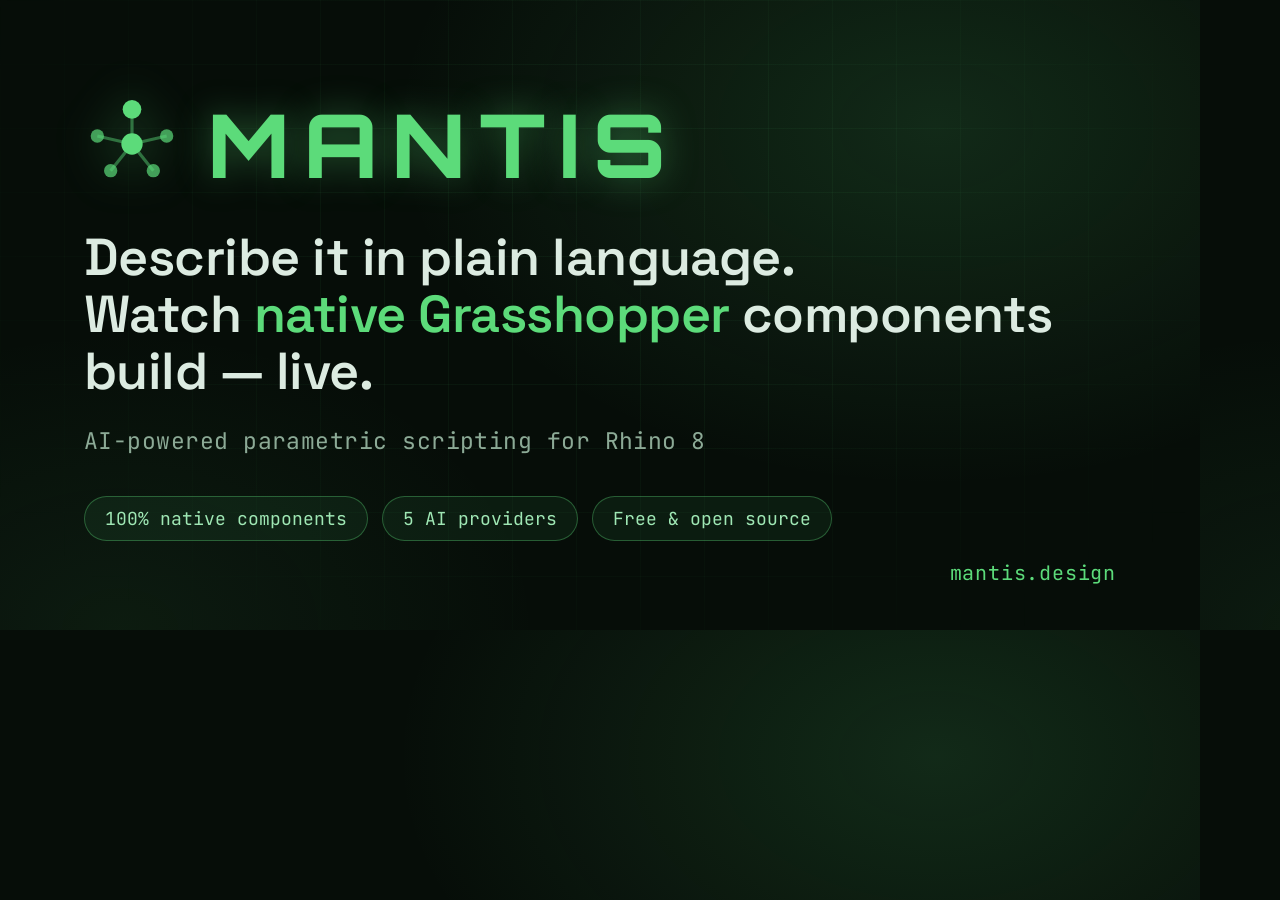
<file: marketing/og-image.html>
<!DOCTYPE html>
<html lang="en">
<head>
<meta charset="UTF-8">
<!--
  Social share card source (1200×630). Render to og-image.png:
    open in a browser at 1200×630 and screenshot, or use a headless
    screenshot tool. Referenced by landing-page.html's og:image / twitter:image.
-->
<link rel="preconnect" href="https://fonts.googleapis.com">
<link href="https://fonts.googleapis.com/css2?family=Orbitron:wght@600;700;800;900&family=Space+Grotesk:wght@400;500;600&family=JetBrains+Mono:wght@500&display=swap" rel="stylesheet">
<style>
    * { margin: 0; padding: 0; box-sizing: border-box; }
    html, body { width: 1200px; height: 630px; overflow: hidden; }
    body {
        background:
            radial-gradient(900px 600px at 78% 20%, rgba(92,219,122,0.14), transparent 60%),
            radial-gradient(700px 500px at 10% 100%, rgba(92,219,122,0.07), transparent 60%),
            #060d08;
        font-family: 'Space Grotesk', sans-serif;
        color: #DCEBE1;
        position: relative;
    }
    /* faint grid */
    .grid {
        position: absolute; inset: 0;
        background-image:
            linear-gradient(rgba(92,219,122,0.05) 1px, transparent 1px),
            linear-gradient(90deg, rgba(92,219,122,0.05) 1px, transparent 1px);
        background-size: 64px 64px;
        mask-image: radial-gradient(900px 600px at 50% 40%, #000 30%, transparent 80%);
    }
    .wrap {
        position: relative; z-index: 2;
        height: 100%;
        display: flex; flex-direction: column;
        justify-content: center;
        padding: 0 84px;
    }
    .brand { display: flex; align-items: center; gap: 28px; margin-bottom: 30px; }
    .mark { width: 96px; height: 96px; filter: drop-shadow(0 0 22px rgba(92,219,122,0.45)); }
    .wordmark {
        font-family: 'Orbitron', sans-serif;
        font-weight: 800;
        font-size: 88px;
        letter-spacing: 0.16em;
        color: #5CDB7A;
        text-shadow: 0 0 36px rgba(92,219,122,0.4);
    }
    h1 {
        font-size: 52px; font-weight: 600; line-height: 1.1;
        max-width: 980px; letter-spacing: -0.01em;
    }
    h1 .accent { color: #5CDB7A; }
    .sub {
        margin-top: 26px;
        font-family: 'JetBrains Mono', monospace;
        font-size: 23px; color: #8CAA96; letter-spacing: 0.02em;
    }
    .pill-row { margin-top: 40px; display: flex; gap: 14px; }
    .pill {
        border: 1px solid rgba(92,219,122,0.35);
        background: rgba(92,219,122,0.07);
        color: #9FE7B4;
        padding: 10px 20px; border-radius: 999px;
        font-family: 'JetBrains Mono', monospace; font-size: 18px;
    }
    .url {
        position: absolute; bottom: 44px; right: 84px; z-index: 2;
        font-family: 'JetBrains Mono', monospace; font-size: 20px;
        color: #5CDB7A; letter-spacing: 0.04em;
    }
</style>
</head>
<body>
    <div class="grid"></div>
    <div class="wrap">
        <div class="brand">
            <svg class="mark" viewBox="0 0 36 36" fill="none">
                <line x1="18" y1="5" x2="18" y2="18" stroke="#5CDB7A" stroke-width="1.2" opacity="0.45"/>
                <line x1="5" y1="15" x2="18" y2="18" stroke="#5CDB7A" stroke-width="1.2" opacity="0.45"/>
                <line x1="31" y1="15" x2="18" y2="18" stroke="#5CDB7A" stroke-width="1.2" opacity="0.45"/>
                <line x1="10" y1="28" x2="18" y2="18" stroke="#5CDB7A" stroke-width="1.2" opacity="0.45"/>
                <line x1="26" y1="28" x2="18" y2="18" stroke="#5CDB7A" stroke-width="1.2" opacity="0.45"/>
                <circle cx="18" cy="5" r="3.5" fill="#5CDB7A"/>
                <circle cx="5" cy="15" r="2.5" fill="#5CDB7A" opacity="0.7"/>
                <circle cx="31" cy="15" r="2.5" fill="#5CDB7A" opacity="0.7"/>
                <circle cx="10" cy="28" r="2.5" fill="#5CDB7A" opacity="0.7"/>
                <circle cx="26" cy="28" r="2.5" fill="#5CDB7A" opacity="0.7"/>
                <circle cx="18" cy="18" r="4" fill="#5CDB7A"/>
            </svg>
            <div class="wordmark">MANTIS</div>
        </div>
        <h1>Describe it in plain language.<br>Watch <span class="accent">native Grasshopper</span> components build — live.</h1>
        <div class="sub">AI-powered parametric scripting for Rhino 8</div>
        <div class="pill-row">
            <div class="pill">100% native components</div>
            <div class="pill">5 AI providers</div>
            <div class="pill">Free &amp; open source</div>
        </div>
    </div>
    <div class="url">mantis.design</div>
</body>
</html>
</file>
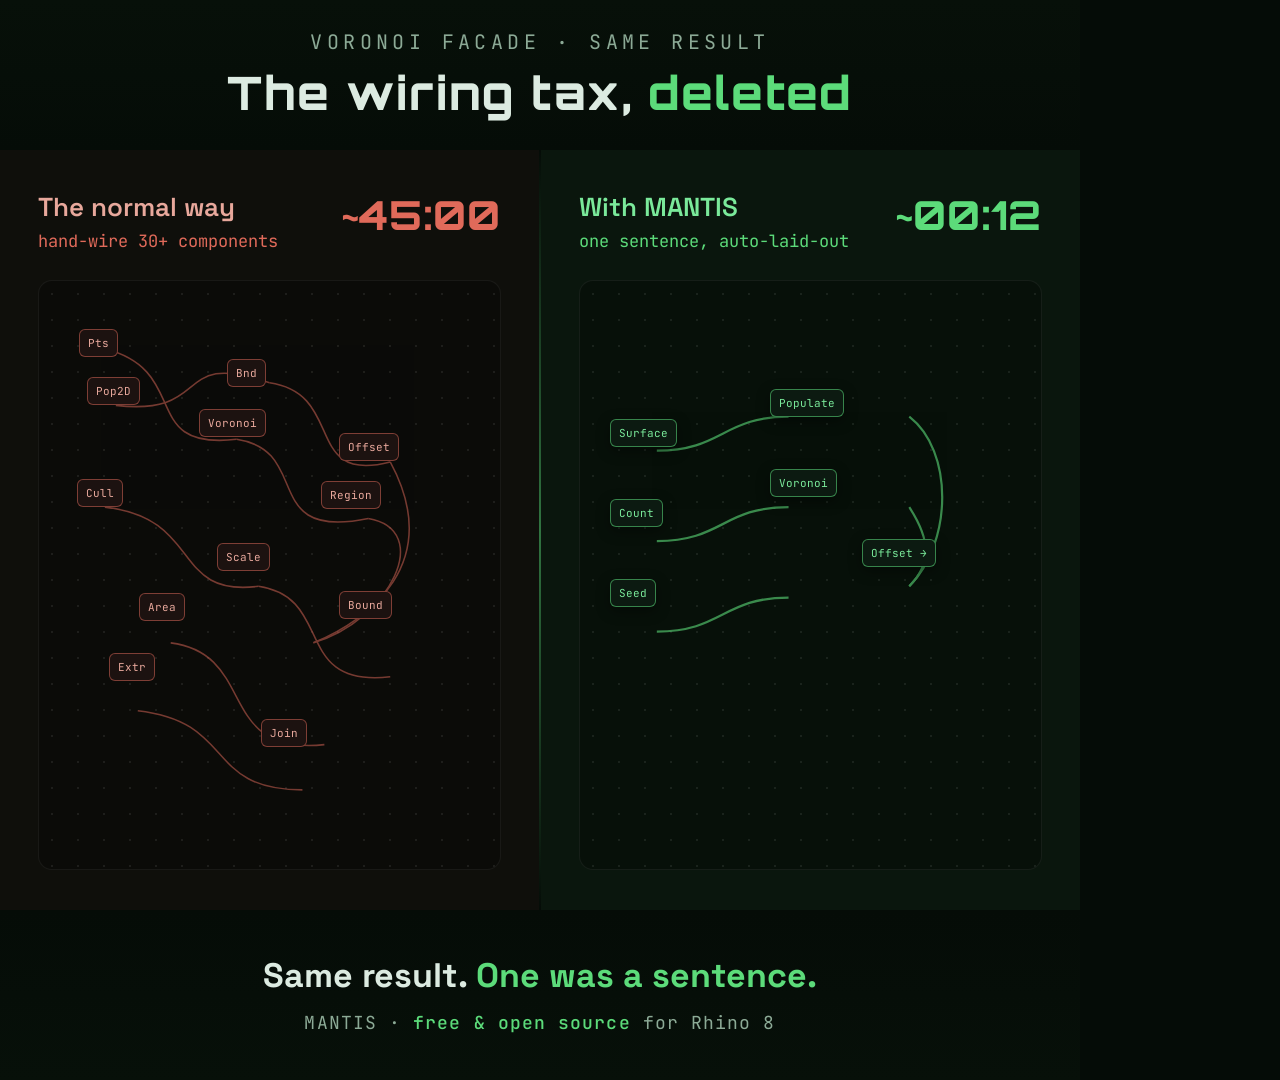
<file: marketing/graphics/before-after-1080x1080.html>
<!DOCTYPE html>
<html lang="en">
<head>
<meta charset="UTF-8">
<!--
  Before/After comparison — 1080×1080 (Instagram / X square).
  EXPORT: size browser to 1080×1080, screenshot. Or Preview MCP resize 1080×1080 → screenshot.
-->
<link rel="preconnect" href="https://fonts.googleapis.com">
<link href="https://fonts.googleapis.com/css2?family=Orbitron:wght@700;800&family=Space+Grotesk:wght@400;500;600;700&family=JetBrains+Mono:wght@400;500&display=swap" rel="stylesheet">
<style>
    :root{ --mantis:#5CDB7A; --mantis-bright:#7AE99A; --ink:#DCEBE1; --muted:#8CAA96; --red:#e06a5a; }
    *{margin:0;padding:0;box-sizing:border-box;}
    html,body{width:1080px;height:1080px;overflow:hidden;}
    body{ background:#050c07; font-family:'Space Grotesk',sans-serif; color:var(--ink); position:relative;}
    .header{ position:absolute; top:0; left:0; right:0; height:150px; z-index:3;
        display:flex; flex-direction:column; align-items:center; justify-content:center;
        background:linear-gradient(180deg,#071009,transparent);}
    .kicker{font-family:'JetBrains Mono',monospace; font-size:20px; color:var(--muted); letter-spacing:0.22em; text-transform:uppercase;}
    .title{font-family:'Orbitron',sans-serif; font-weight:800; font-size:46px; letter-spacing:0.04em; margin-top:8px;}
    .title .a{color:var(--mantis);}
    .split{position:absolute; top:150px; bottom:170px; left:0; right:0; display:flex;}
    .pane{flex:1; position:relative; padding:40px 38px;}
    .pane.before{ background:rgba(224,106,90,0.045); }
    .pane.after{ background:rgba(92,219,122,0.05); }
    .divider{width:2px; background:linear-gradient(180deg,transparent,rgba(92,219,122,0.5),transparent);}
    .pane h2{font-size:26px; font-weight:600; margin-bottom:6px;}
    .pane .meta{font-family:'JetBrains Mono',monospace; font-size:17px; margin-bottom:22px;}
    .before h2{color:#e8a89c;} .before .meta{color:var(--red);}
    .after h2{color:var(--mantis-bright);} .after .meta{color:var(--mantis);}
    .board{position:absolute; left:38px; right:38px; bottom:40px; top:130px;
        border:1px solid rgba(255,255,255,0.06); border-radius:14px; overflow:hidden;
        background:rgba(0,0,0,0.25);}
    .board .dots{position:absolute; inset:0;
        background-image:radial-gradient(rgba(255,255,255,0.08) 1.2px,transparent 1.2px);
        background-size:26px 26px;}
    .n{position:absolute; border-radius:6px; font-family:'JetBrains Mono',monospace; font-size:11px;
        padding:6px 8px; white-space:nowrap;}
    .before .n{ background:#1c1210; border:1px solid rgba(224,106,90,0.5); color:#e8a89c;}
    .after .n{ background:#0c1a11; border:1px solid rgba(92,219,122,0.55); color:var(--mantis-bright);
        box-shadow:0 4px 14px rgba(0,0,0,0.4);}
    svg.w{position:absolute; inset:0; width:100%; height:100%;}
    .timer{position:absolute; top:40px; right:38px; font-family:'Orbitron',sans-serif; font-weight:800;
        font-size:40px; letter-spacing:0.02em;}
    .before .timer{color:var(--red);} .after .timer{color:var(--mantis);}
    .footer{position:absolute; bottom:0; left:0; right:0; height:170px; z-index:3;
        display:flex; flex-direction:column; align-items:center; justify-content:center;
        background:linear-gradient(0deg,#071009,transparent);}
    .punch{font-size:34px; font-weight:700; text-align:center; line-height:1.2;}
    .punch .a{color:var(--mantis);}
    .brandline{margin-top:14px; font-family:'JetBrains Mono',monospace; font-size:18px; color:var(--muted); letter-spacing:0.06em;}
    .brandline b{color:var(--mantis); font-weight:500;}
</style>
</head>
<body>
    <div class="header">
        <div class="kicker">Voronoi facade · same result</div>
        <div class="title">The wiring tax, <span class="a">deleted</span></div>
    </div>
    <div class="split">
        <div class="pane before">
            <h2>The normal way</h2>
            <div class="meta">hand-wire 30+ components</div>
            <div class="timer">~45:00</div>
            <div class="board">
                <div class="dots"></div>
                <svg class="w" viewBox="0 0 420 520" preserveAspectRatio="none">
                    <g stroke="#e06a5a" stroke-width="1.4" fill="none" opacity="0.5">
                        <path d="M60 60 C 140 80, 90 150, 180 140"/>
                        <path d="M70 110 C 160 120, 120 60, 210 90"/>
                        <path d="M180 140 C 250 150, 200 230, 300 210"/>
                        <path d="M210 90 C 280 100, 240 180, 320 160"/>
                        <path d="M60 200 C 150 210, 120 280, 200 270"/>
                        <path d="M300 210 C 360 220, 320 300, 250 320"/>
                        <path d="M200 270 C 270 280, 230 360, 320 350"/>
                        <path d="M120 320 C 200 330, 160 420, 260 410"/>
                        <path d="M320 160 C 370 250, 300 300, 250 320"/>
                        <path d="M90 380 C 180 390, 150 450, 240 450"/>
                    </g>
                </svg>
                <div class="n" style="top:48px; left:40px;">Pts</div>
                <div class="n" style="top:96px; left:48px;">Pop2D</div>
                <div class="n" style="top:128px; left:160px;">Voronoi</div>
                <div class="n" style="top:78px; left:188px;">Bnd</div>
                <div class="n" style="top:198px; left:38px;">Cull</div>
                <div class="n" style="top:200px; left:282px;">Region</div>
                <div class="n" style="top:152px; left:300px;">Offset</div>
                <div class="n" style="top:262px; left:178px;">Scale</div>
                <div class="n" style="top:310px; left:300px;">Bound</div>
                <div class="n" style="top:312px; left:100px;">Area</div>
                <div class="n" style="top:372px; left:70px;">Extr</div>
                <div class="n" style="top:438px; left:222px;">Join</div>
            </div>
        </div>
        <div class="divider"></div>
        <div class="pane after">
            <h2>With MANTIS</h2>
            <div class="meta">one sentence, auto-laid-out</div>
            <div class="timer">~00:12</div>
            <div class="board">
                <div class="dots"></div>
                <svg class="w" viewBox="0 0 420 520" preserveAspectRatio="none">
                    <g stroke="#5CDB7A" stroke-width="2" fill="none" opacity="0.6">
                        <path d="M70 150 C 130 150, 130 120, 190 120"/>
                        <path d="M70 230 C 130 230, 130 200, 190 200"/>
                        <path d="M70 310 C 130 310, 130 280, 190 280"/>
                        <path d="M300 120 C 340 150, 340 230, 300 270"/>
                        <path d="M300 200 C 320 230, 320 250, 300 270"/>
                    </g>
                </svg>
                <div class="n" style="top:138px; left:30px;">Surface</div>
                <div class="n" style="top:218px; left:30px;">Count</div>
                <div class="n" style="top:298px; left:30px;">Seed</div>
                <div class="n" style="top:108px; left:190px;">Populate</div>
                <div class="n" style="top:188px; left:190px;">Voronoi</div>
                <div class="n" style="top:258px; left:282px;">Offset &rarr;</div>
            </div>
        </div>
    </div>
    <div class="footer">
        <div class="punch">Same result. <span class="a">One was a sentence.</span></div>
        <div class="brandline">MANTIS · <b>free &amp; open source</b> for Rhino 8</div>
    </div>
</body>
</html>
</file>
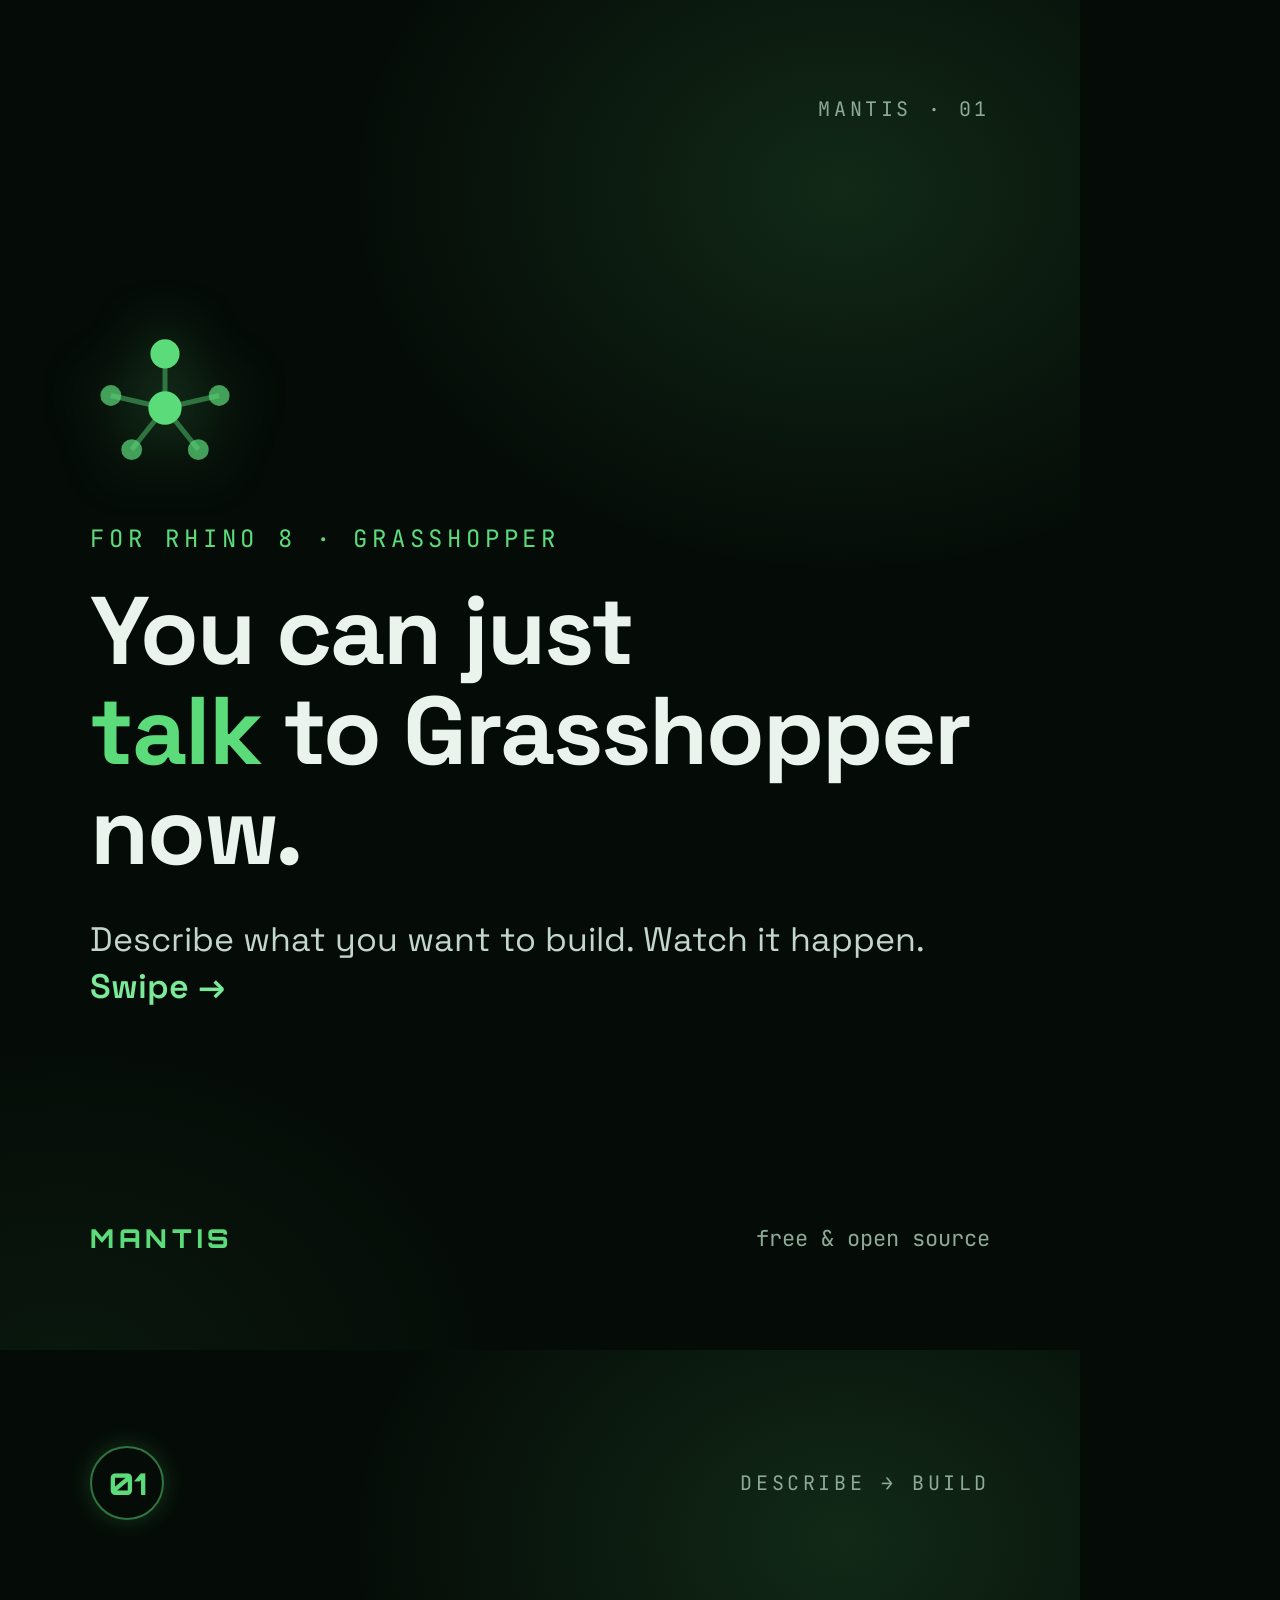
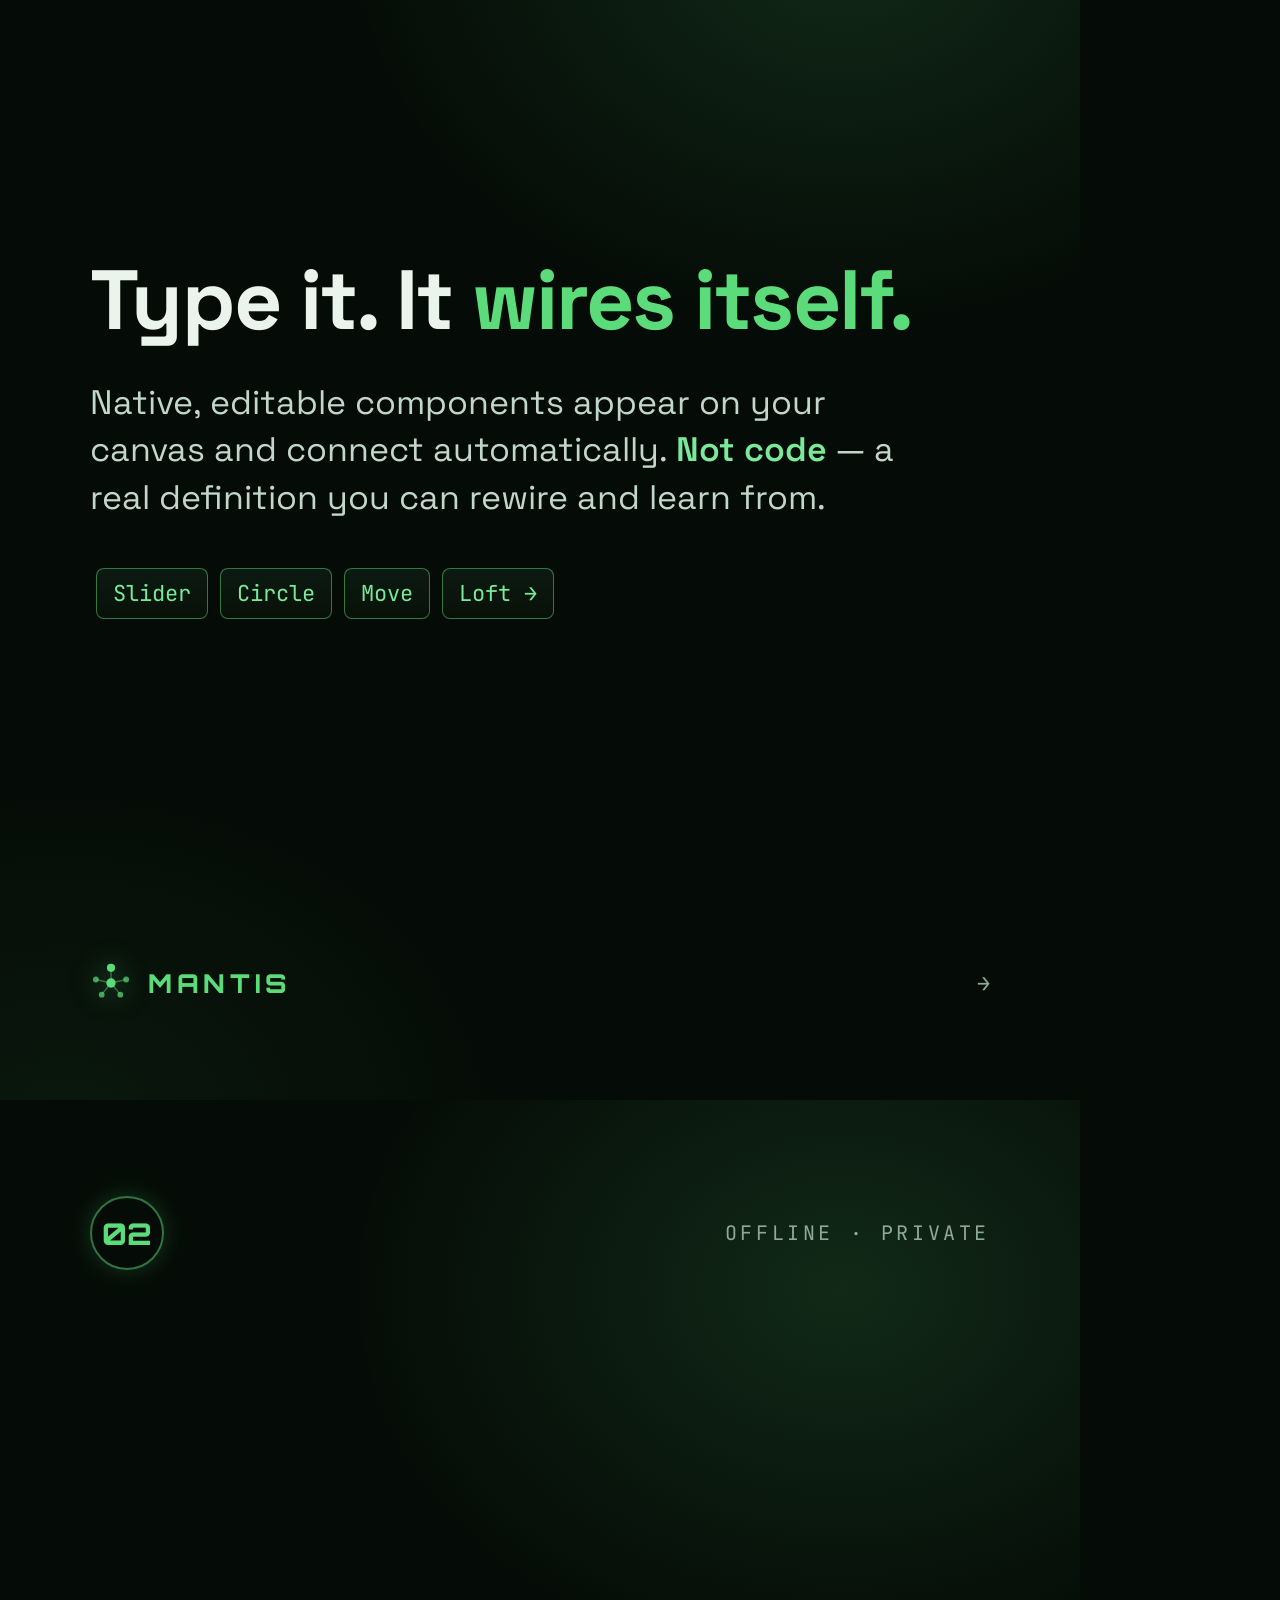
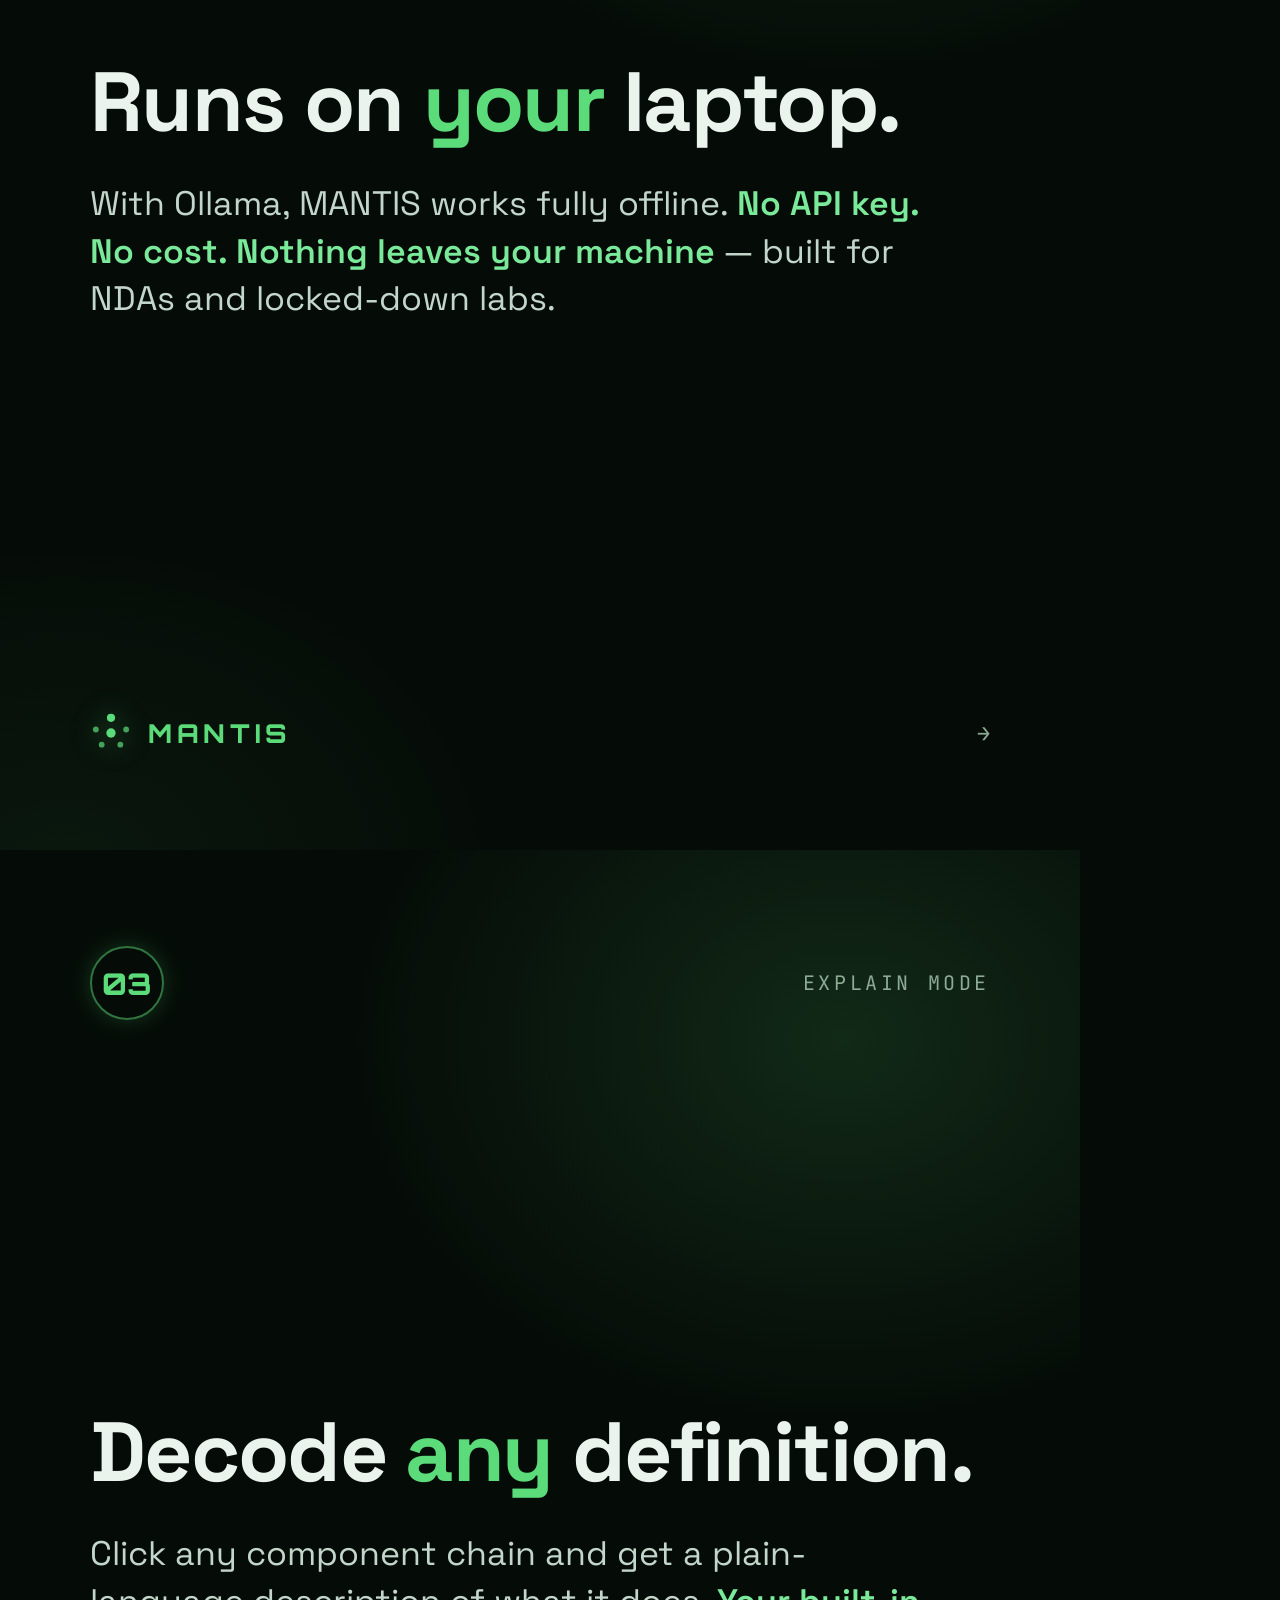
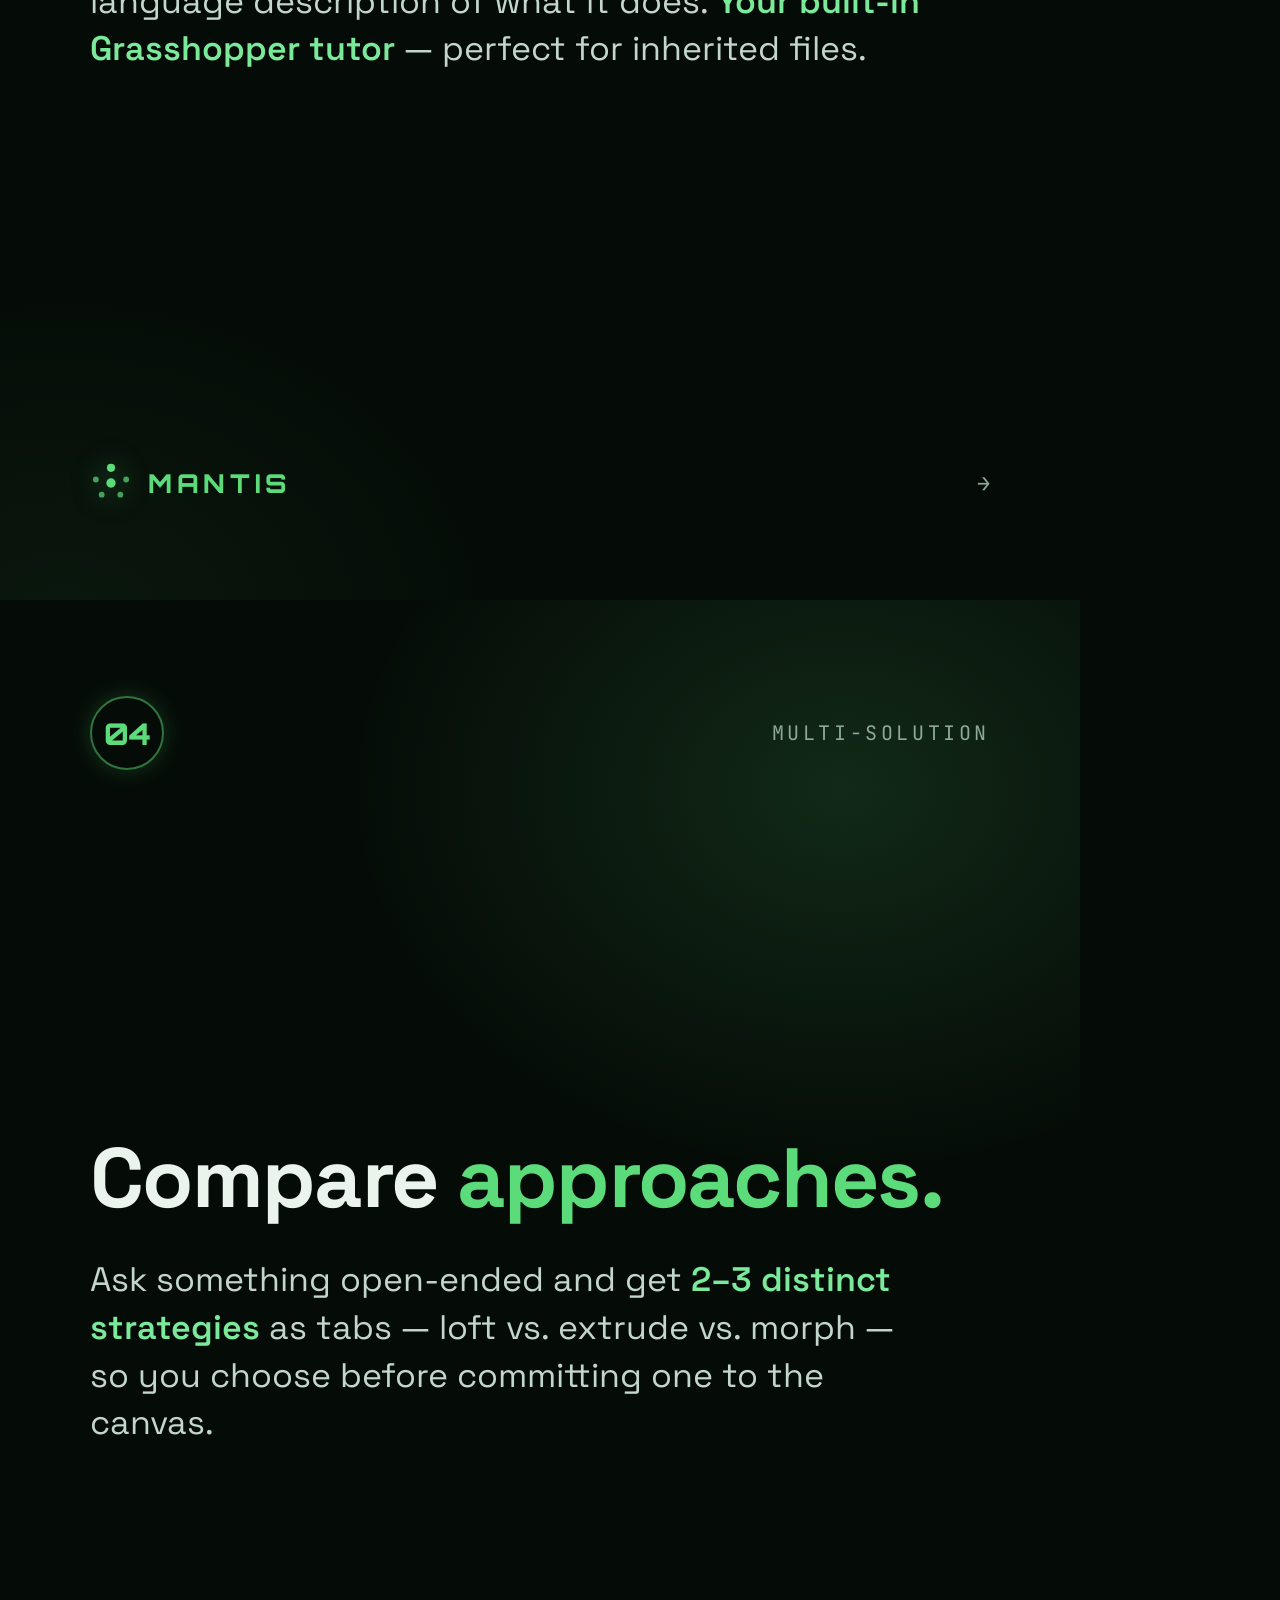
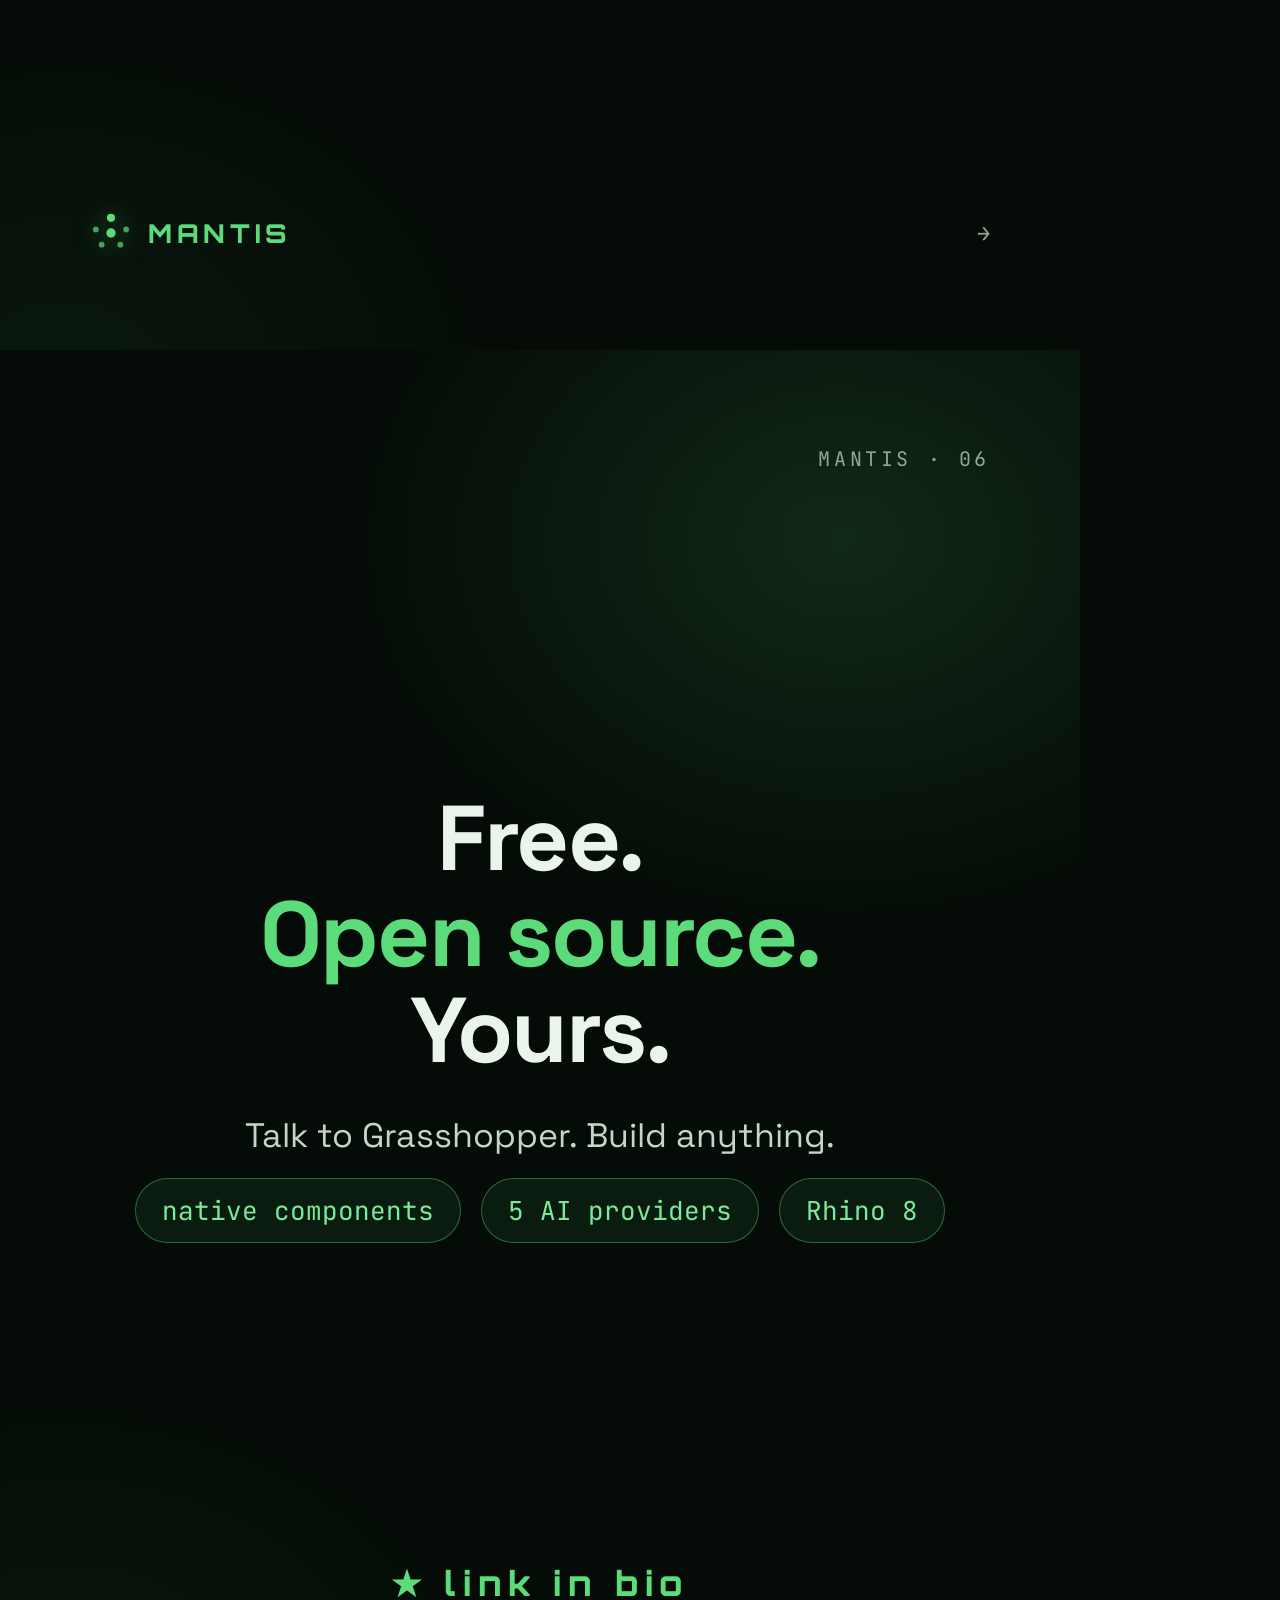
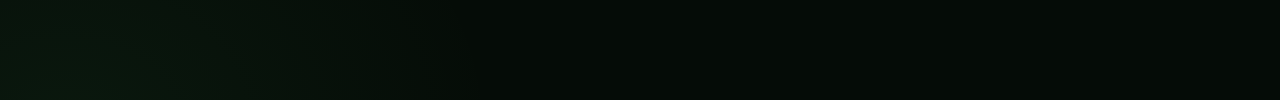
<file: marketing/graphics/carousel-1080x1350.html>
<!DOCTYPE html>
<html lang="en">
<head>
<meta charset="UTF-8">
<!--
  Instagram / LinkedIn carousel — 6 slides, each 1080×1350 (portrait 4:5).
  EXPORT each slide: set viewport to 1080×1350, then screenshot at scrollY = 0, 1350, 2700, 4050, 5400, 6750.
  (Preview MCP: resize 1080×1350 → eval window.scrollTo(0,Y) → screenshot, per slide.)
-->
<link rel="preconnect" href="https://fonts.googleapis.com">
<link href="https://fonts.googleapis.com/css2?family=Orbitron:wght@700;800&family=Space+Grotesk:wght@400;500;600;700&family=JetBrains+Mono:wght@400;500&display=swap" rel="stylesheet">
<style>
    :root{ --mantis:#5CDB7A; --mantis-bright:#7AE99A; --ink:#EAF4ED; --muted:#8CAA96; }
    *{margin:0;padding:0;box-sizing:border-box;}
    html,body{width:1080px; overflow-x:hidden;}
    body{background:#050c07; font-family:'Space Grotesk',sans-serif; color:var(--ink);}
    .slide{
        width:1080px; height:1350px; position:relative; overflow:hidden;
        padding:96px 90px; display:flex; flex-direction:column;
        background:
            radial-gradient(820px 640px at 78% 14%, rgba(92,219,122,0.14), transparent 60%),
            radial-gradient(720px 560px at 6% 102%, rgba(92,219,122,0.06), transparent 60%),
            #050c07;
    }
    .grid{position:absolute; inset:0; z-index:0;
        background-image:
            linear-gradient(rgba(92,219,122,0.045) 1px,transparent 1px),
            linear-gradient(90deg, rgba(92,219,122,0.045) 1px,transparent 1px);
        background-size:64px 64px;
        mask-image:radial-gradient(820px 700px at 60% 40%,#000 25%,transparent 82%);}
    .slide > *{position:relative; z-index:2;}
    .top{display:flex; align-items:center; justify-content:space-between;}
    .badge{font-family:'Orbitron',sans-serif; font-weight:800; font-size:30px; color:var(--mantis);
        border:2px solid rgba(92,219,122,0.5); border-radius:999px; width:74px; height:74px;
        display:flex; align-items:center; justify-content:center; box-shadow:0 0 22px rgba(92,219,122,0.2);}
    .tag{font-family:'JetBrains Mono',monospace; font-size:20px; color:var(--muted); letter-spacing:0.18em; text-transform:uppercase;}
    .body{flex:1; display:flex; flex-direction:column; justify-content:center;}
    .h{font-size:84px; font-weight:700; line-height:1.04; letter-spacing:-0.02em;}
    .h .a{color:var(--mantis);}
    .p{margin-top:34px; font-size:34px; line-height:1.4; color:#C3D6CB; max-width:840px; font-weight:400;}
    .p b{color:var(--mantis-bright); font-weight:600;}
    .foot{display:flex; align-items:center; gap:16px;}
    .mark{width:42px;height:42px;filter:drop-shadow(0 0 12px rgba(92,219,122,0.5));}
    .wm{font-family:'Orbitron',sans-serif; font-weight:800; font-size:26px; letter-spacing:0.18em; color:var(--mantis);}
    .swipe{margin-left:auto; font-family:'JetBrains Mono',monospace; font-size:22px; color:var(--muted);}
    /* cover specifics */
    .cover .h{font-size:96px;}
    .cover .kick{font-family:'JetBrains Mono',monospace; font-size:24px; color:var(--mantis); letter-spacing:0.2em; text-transform:uppercase; margin-bottom:28px;}
    .bigmark{width:150px;height:150px; margin-bottom:40px; filter:drop-shadow(0 0 28px rgba(92,219,122,0.5));}
    /* CTA slide */
    .cta{align-items:center; text-align:center;}
    .cta .h{font-size:92px;}
    .pill{display:inline-block; border:1px solid rgba(92,219,122,0.4); background:rgba(92,219,122,0.07);
        color:var(--mantis-bright); padding:14px 26px; border-radius:999px; font-family:'JetBrains Mono',monospace; font-size:26px; margin:10px 8px 0;}
    .mini-node{display:inline-block; font-family:'JetBrains Mono',monospace; font-size:22px; color:var(--mantis-bright);
        background:linear-gradient(180deg,#0c1a11,#081109); border:1px solid rgba(92,219,122,0.5);
        border-radius:8px; padding:10px 16px; margin:6px;}
</style>
</head>
<body>

<!-- SLIDE 1 — cover -->
<section class="slide cover">
    <div class="grid"></div>
    <div class="top"><span></span><span class="tag">MANTIS · 01</span></div>
    <div class="body">
        <svg class="bigmark" viewBox="0 0 36 36" fill="none">
            <line x1="18" y1="5" x2="18" y2="18" stroke="#5CDB7A" stroke-width="1.2" opacity="0.45"/>
            <line x1="5" y1="15" x2="18" y2="18" stroke="#5CDB7A" stroke-width="1.2" opacity="0.45"/>
            <line x1="31" y1="15" x2="18" y2="18" stroke="#5CDB7A" stroke-width="1.2" opacity="0.45"/>
            <line x1="10" y1="28" x2="18" y2="18" stroke="#5CDB7A" stroke-width="1.2" opacity="0.45"/>
            <line x1="26" y1="28" x2="18" y2="18" stroke="#5CDB7A" stroke-width="1.2" opacity="0.45"/>
            <circle cx="18" cy="5" r="3.5" fill="#5CDB7A"/><circle cx="5" cy="15" r="2.5" fill="#5CDB7A" opacity="0.7"/>
            <circle cx="31" cy="15" r="2.5" fill="#5CDB7A" opacity="0.7"/><circle cx="10" cy="28" r="2.5" fill="#5CDB7A" opacity="0.7"/>
            <circle cx="26" cy="28" r="2.5" fill="#5CDB7A" opacity="0.7"/><circle cx="18" cy="18" r="4" fill="#5CDB7A"/>
        </svg>
        <div class="kick">For Rhino 8 · Grasshopper</div>
        <div class="h">You can just<br><span class="a">talk</span> to Grasshopper now.</div>
        <div class="p">Describe what you want to build. Watch it happen. <b>Swipe →</b></div>
    </div>
    <div class="foot"><span class="wm">MANTIS</span><span class="swipe">free &amp; open source</span></div>
</section>

<!-- SLIDE 2 -->
<section class="slide">
    <div class="grid"></div>
    <div class="top"><div class="badge">01</div><span class="tag">describe → build</span></div>
    <div class="body">
        <div class="h">Type it. It <span class="a">wires itself.</span></div>
        <div class="p">Native, editable components appear on your canvas and connect automatically. <b>Not code</b> — a real definition you can rewire and learn from.</div>
        <div style="margin-top:40px;">
            <span class="mini-node">Slider</span><span class="mini-node">Circle</span><span class="mini-node">Move</span><span class="mini-node">Loft &rarr;</span>
        </div>
    </div>
    <div class="foot"><svg class="mark" viewBox="0 0 36 36" fill="none"><circle cx="18" cy="18" r="4" fill="#5CDB7A"/><circle cx="18" cy="5" r="3.5" fill="#5CDB7A"/><circle cx="5" cy="15" r="2.5" fill="#5CDB7A" opacity="0.7"/><circle cx="31" cy="15" r="2.5" fill="#5CDB7A" opacity="0.7"/><circle cx="10" cy="28" r="2.5" fill="#5CDB7A" opacity="0.7"/><circle cx="26" cy="28" r="2.5" fill="#5CDB7A" opacity="0.7"/><line x1="18" y1="5" x2="18" y2="18" stroke="#5CDB7A" stroke-width="1.2" opacity="0.45"/><line x1="5" y1="15" x2="18" y2="18" stroke="#5CDB7A" stroke-width="1.2" opacity="0.45"/><line x1="31" y1="15" x2="18" y2="18" stroke="#5CDB7A" stroke-width="1.2" opacity="0.45"/><line x1="10" y1="28" x2="18" y2="18" stroke="#5CDB7A" stroke-width="1.2" opacity="0.45"/><line x1="26" y1="28" x2="18" y2="18" stroke="#5CDB7A" stroke-width="1.2" opacity="0.45"/></svg><span class="wm">MANTIS</span><span class="swipe">→</span></div>
</section>

<!-- SLIDE 3 -->
<section class="slide">
    <div class="grid"></div>
    <div class="top"><div class="badge">02</div><span class="tag">offline · private</span></div>
    <div class="body">
        <div class="h">Runs on <span class="a">your</span> laptop.</div>
        <div class="p">With Ollama, MANTIS works fully offline. <b>No API key. No cost. Nothing leaves your machine</b> — built for NDAs and locked-down labs.</div>
    </div>
    <div class="foot"><svg class="mark" viewBox="0 0 36 36" fill="none"><circle cx="18" cy="18" r="4" fill="#5CDB7A"/><circle cx="18" cy="5" r="3.5" fill="#5CDB7A"/><circle cx="5" cy="15" r="2.5" fill="#5CDB7A" opacity="0.7"/><circle cx="31" cy="15" r="2.5" fill="#5CDB7A" opacity="0.7"/><circle cx="10" cy="28" r="2.5" fill="#5CDB7A" opacity="0.7"/><circle cx="26" cy="28" r="2.5" fill="#5CDB7A" opacity="0.7"/></svg><span class="wm">MANTIS</span><span class="swipe">→</span></div>
</section>

<!-- SLIDE 4 -->
<section class="slide">
    <div class="grid"></div>
    <div class="top"><div class="badge">03</div><span class="tag">explain mode</span></div>
    <div class="body">
        <div class="h">Decode <span class="a">any</span> definition.</div>
        <div class="p">Click any component chain and get a plain-language description of what it does. <b>Your built-in Grasshopper tutor</b> — perfect for inherited files.</div>
    </div>
    <div class="foot"><svg class="mark" viewBox="0 0 36 36" fill="none"><circle cx="18" cy="18" r="4" fill="#5CDB7A"/><circle cx="18" cy="5" r="3.5" fill="#5CDB7A"/><circle cx="5" cy="15" r="2.5" fill="#5CDB7A" opacity="0.7"/><circle cx="31" cy="15" r="2.5" fill="#5CDB7A" opacity="0.7"/><circle cx="10" cy="28" r="2.5" fill="#5CDB7A" opacity="0.7"/><circle cx="26" cy="28" r="2.5" fill="#5CDB7A" opacity="0.7"/></svg><span class="wm">MANTIS</span><span class="swipe">→</span></div>
</section>

<!-- SLIDE 5 -->
<section class="slide">
    <div class="grid"></div>
    <div class="top"><div class="badge">04</div><span class="tag">multi-solution</span></div>
    <div class="body">
        <div class="h">Compare <span class="a">approaches.</span></div>
        <div class="p">Ask something open-ended and get <b>2–3 distinct strategies</b> as tabs — loft vs. extrude vs. morph — so you choose before committing one to the canvas.</div>
    </div>
    <div class="foot"><svg class="mark" viewBox="0 0 36 36" fill="none"><circle cx="18" cy="18" r="4" fill="#5CDB7A"/><circle cx="18" cy="5" r="3.5" fill="#5CDB7A"/><circle cx="5" cy="15" r="2.5" fill="#5CDB7A" opacity="0.7"/><circle cx="31" cy="15" r="2.5" fill="#5CDB7A" opacity="0.7"/><circle cx="10" cy="28" r="2.5" fill="#5CDB7A" opacity="0.7"/><circle cx="26" cy="28" r="2.5" fill="#5CDB7A" opacity="0.7"/></svg><span class="wm">MANTIS</span><span class="swipe">→</span></div>
</section>

<!-- SLIDE 6 — CTA -->
<section class="slide cta">
    <div class="grid"></div>
    <div class="top" style="width:100%;"><span></span><span class="tag">MANTIS · 06</span></div>
    <div class="body">
        <div class="h">Free.<br><span class="a">Open source.</span><br>Yours.</div>
        <div class="p" style="margin-bottom:8px;">Talk to Grasshopper. Build anything.</div>
        <div>
            <span class="pill">native components</span>
            <span class="pill">5 AI providers</span>
            <span class="pill">Rhino 8</span>
        </div>
    </div>
    <div class="foot" style="justify-content:center;"><span class="wm" style="font-size:34px;">★ link in bio</span></div>
</section>

</body>
</html>
</file>
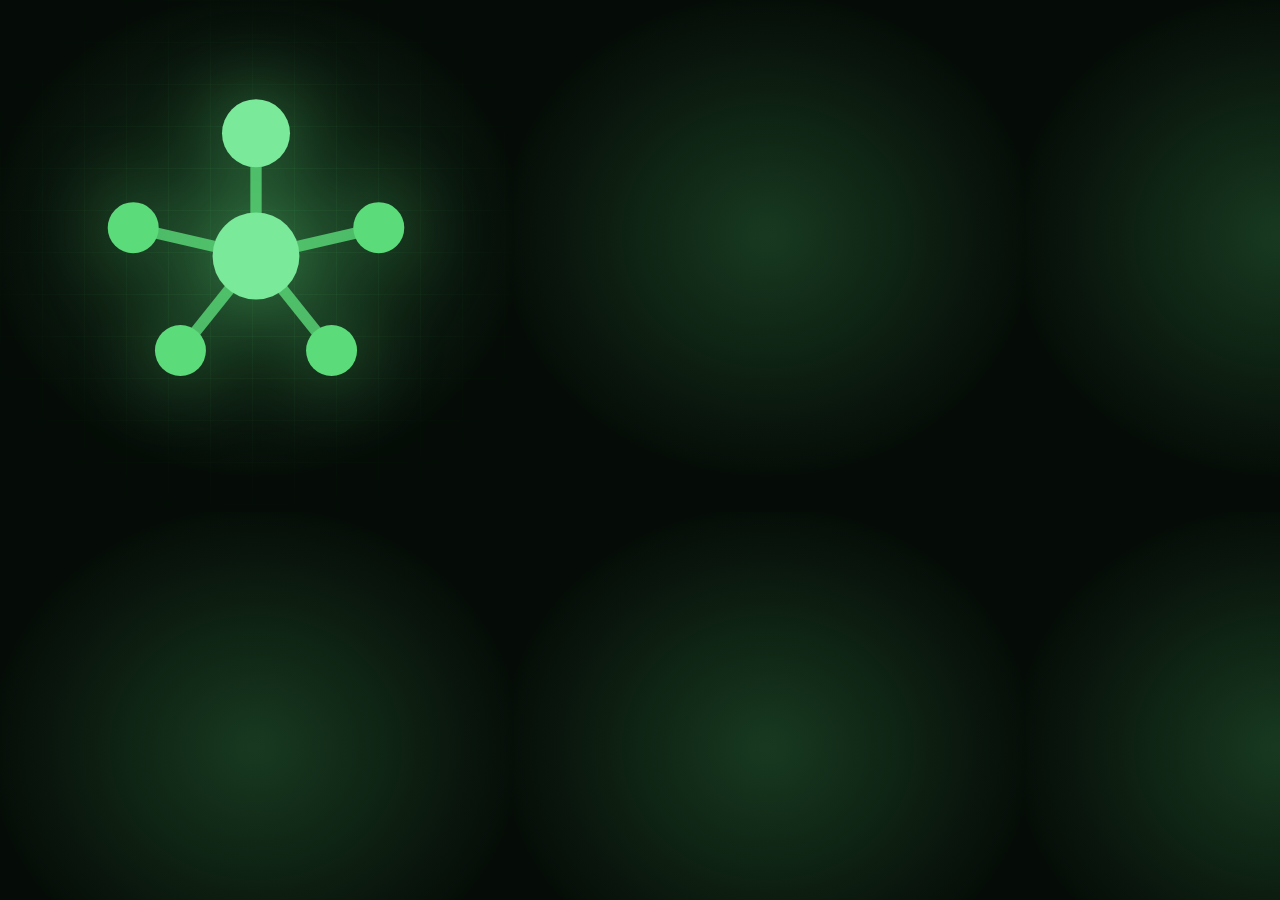
<file: marketing/graphics/icon-512x512.html>
<!DOCTYPE html>
<html lang="en">
<head>
<meta charset="UTF-8">
<!--
  Pure-mark icon — 512×512. Avatar / favicon / small thumbnail.
  EXPORT: headless chrome --screenshot --window-size=512,512 --force-device-scale-factor=2
-->
<style>
    :root{ --mantis:#5CDB7A; }
    *{margin:0;padding:0;box-sizing:border-box;}
    html,body{width:512px;height:512px;overflow:hidden;}
    body{
        background:
            radial-gradient(420px 380px at 50% 46%, rgba(92,219,122,0.22), transparent 64%),
            #050c07;
        position:relative; display:flex; align-items:center; justify-content:center;
    }
    .grid{position:absolute; inset:0;
        background-image:
            linear-gradient(rgba(92,219,122,0.055) 1px,transparent 1px),
            linear-gradient(90deg, rgba(92,219,122,0.055) 1px,transparent 1px);
        background-size:42px 42px;
        mask-image:radial-gradient(360px 340px at 50% 48%,#000 24%,transparent 84%);}
    .mark{width:340px;height:340px;filter:drop-shadow(0 0 40px rgba(92,219,122,0.6));position:relative;z-index:2;}
</style>
</head>
<body>
    <div class="grid"></div>
    <svg class="mark" viewBox="0 0 36 36" fill="none">
        <line x1="18" y1="5" x2="18" y2="18" stroke="#5CDB7A" stroke-width="1.2" opacity="0.8"/>
        <line x1="5" y1="15" x2="18" y2="18" stroke="#5CDB7A" stroke-width="1.2" opacity="0.8"/>
        <line x1="31" y1="15" x2="18" y2="18" stroke="#5CDB7A" stroke-width="1.2" opacity="0.8"/>
        <line x1="10" y1="28" x2="18" y2="18" stroke="#5CDB7A" stroke-width="1.2" opacity="0.8"/>
        <line x1="26" y1="28" x2="18" y2="18" stroke="#5CDB7A" stroke-width="1.2" opacity="0.8"/>
        <circle cx="18" cy="5" r="3.6" fill="#7AE99A"/>
        <circle cx="5" cy="15" r="2.7" fill="#5CDB7A"/>
        <circle cx="31" cy="15" r="2.7" fill="#5CDB7A"/>
        <circle cx="10" cy="28" r="2.7" fill="#5CDB7A"/>
        <circle cx="26" cy="28" r="2.7" fill="#5CDB7A"/>
        <circle cx="18" cy="18" r="4.6" fill="#7AE99A"/>
    </svg>
</body>
</html>
</file>
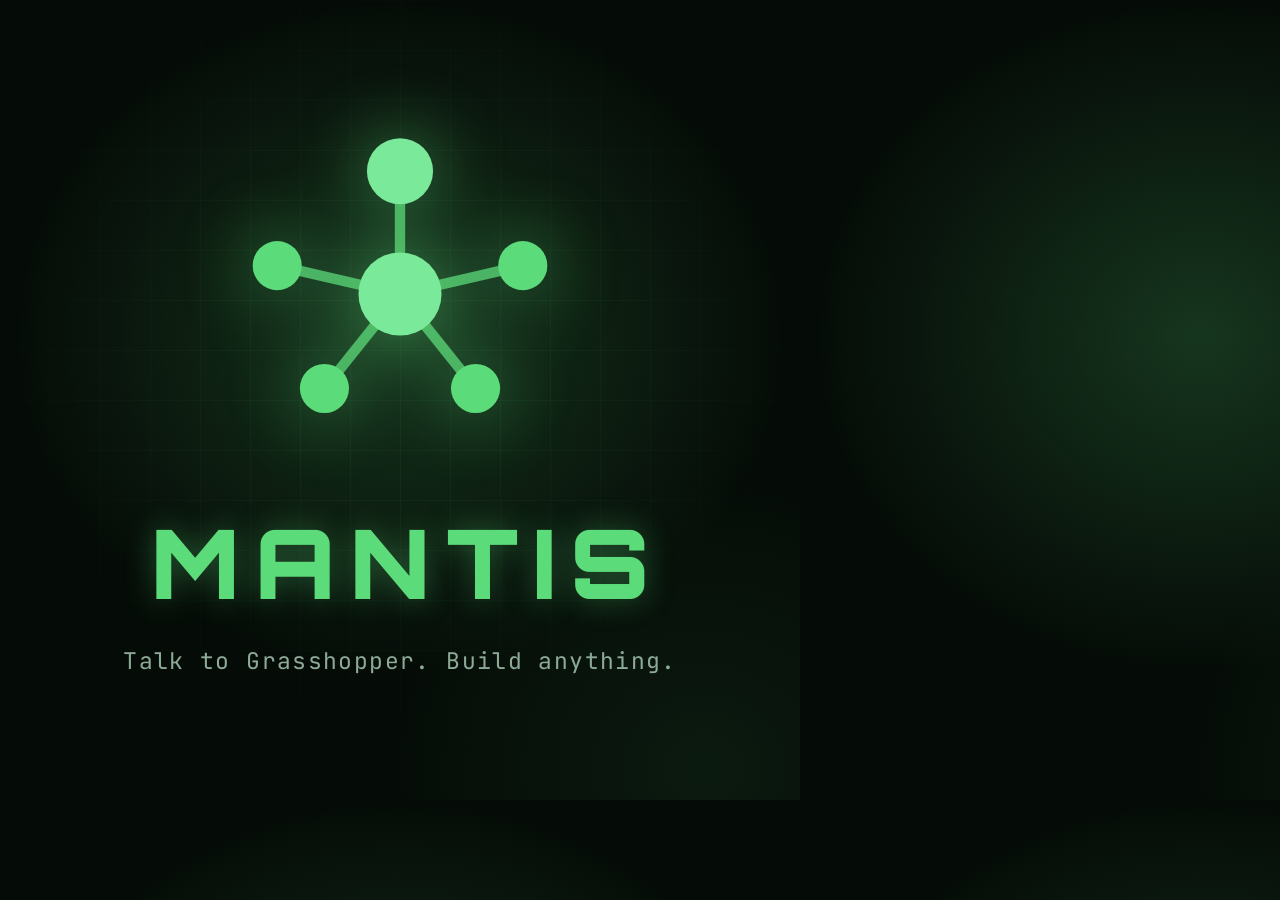
<file: marketing/graphics/logo-tile-800x800.html>
<!DOCTYPE html>
<html lang="en">
<head>
<meta charset="UTF-8">
<!--
  Square logo tile — 800×800. food4rhino thumbnail / icon / avatar.
  EXPORT: headless chrome --screenshot --window-size=800,800 --force-device-scale-factor=2
-->
<link rel="preconnect" href="https://fonts.googleapis.com">
<link href="https://fonts.googleapis.com/css2?family=Orbitron:wght@700;800;900&family=JetBrains+Mono:wght@400;500&display=swap" rel="stylesheet">
<style>
    :root{ --mantis:#5CDB7A; --mantis-bright:#7AE99A; --ink:#EAF4ED; --muted:#8CAA96; }
    *{margin:0;padding:0;box-sizing:border-box;}
    html,body{width:800px;height:800px;overflow:hidden;}
    body{
        background:
            radial-gradient(620px 540px at 50% 42%, rgba(92,219,122,0.20), transparent 62%),
            radial-gradient(520px 480px at 88% 96%, rgba(92,219,122,0.07), transparent 60%),
            #050c07;
        font-family:'Orbitron',sans-serif; color:var(--ink); position:relative;
    }
    .grid{position:absolute; inset:0;
        background-image:
            linear-gradient(rgba(92,219,122,0.05) 1px,transparent 1px),
            linear-gradient(90deg, rgba(92,219,122,0.05) 1px,transparent 1px);
        background-size:50px 50px;
        mask-image:radial-gradient(560px 520px at 50% 44%,#000 26%,transparent 82%);}
    .wrap{position:relative; z-index:2; height:100%; display:flex; flex-direction:column;
        align-items:center; justify-content:center; gap:38px;}
    .mark{width:340px;height:340px;filter:drop-shadow(0 0 34px rgba(92,219,122,0.55));}
    .wordmark{font-weight:900; font-size:96px; letter-spacing:0.16em; color:var(--mantis);
        text-shadow:0 0 30px rgba(92,219,122,0.35); margin-left:0.16em;}
    .tag{font-family:'JetBrains Mono',monospace; font-size:23px; color:var(--muted);
        letter-spacing:0.06em; margin-top:-14px;}
</style>
</head>
<body>
    <div class="grid"></div>
    <div class="wrap">
        <svg class="mark" viewBox="0 0 36 36" fill="none">
            <line x1="18" y1="5" x2="18" y2="18" stroke="#5CDB7A" stroke-width="1.1" opacity="0.75"/>
            <line x1="5" y1="15" x2="18" y2="18" stroke="#5CDB7A" stroke-width="1.1" opacity="0.75"/>
            <line x1="31" y1="15" x2="18" y2="18" stroke="#5CDB7A" stroke-width="1.1" opacity="0.75"/>
            <line x1="10" y1="28" x2="18" y2="18" stroke="#5CDB7A" stroke-width="1.1" opacity="0.75"/>
            <line x1="26" y1="28" x2="18" y2="18" stroke="#5CDB7A" stroke-width="1.1" opacity="0.75"/>
            <circle cx="18" cy="5" r="3.5" fill="#7AE99A"/>
            <circle cx="5" cy="15" r="2.6" fill="#5CDB7A"/>
            <circle cx="31" cy="15" r="2.6" fill="#5CDB7A"/>
            <circle cx="10" cy="28" r="2.6" fill="#5CDB7A"/>
            <circle cx="26" cy="28" r="2.6" fill="#5CDB7A"/>
            <circle cx="18" cy="18" r="4.4" fill="#7AE99A"/>
        </svg>
        <div class="wordmark">MANTIS</div>
        <div class="tag">Talk to Grasshopper. Build anything.</div>
    </div>
</body>
</html>
</file>
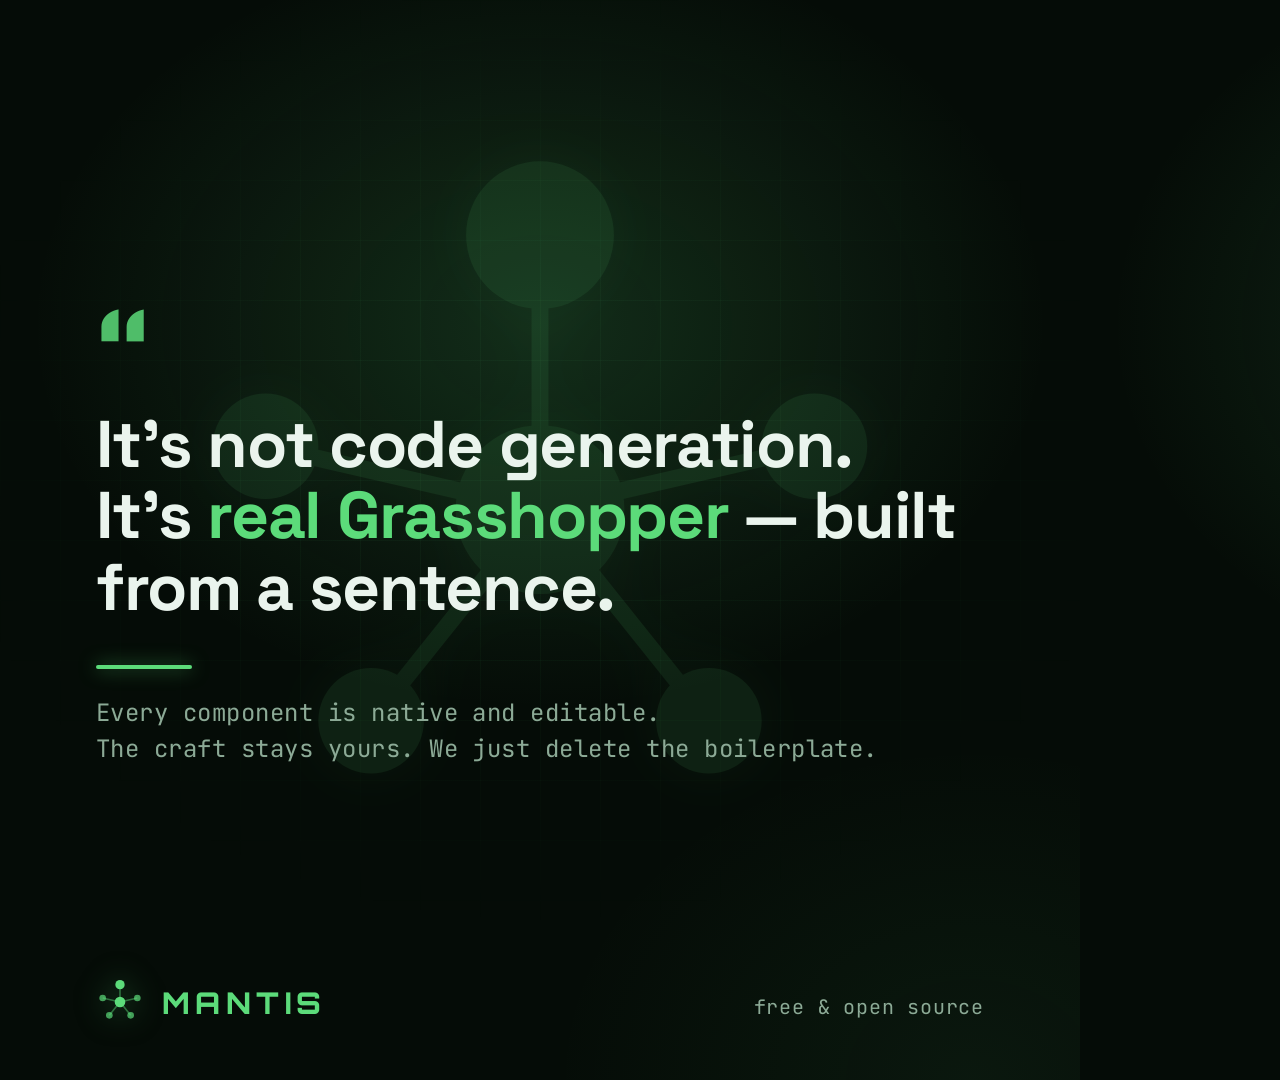
<file: marketing/graphics/quote-card-1080x1080.html>
<!DOCTYPE html>
<html lang="en">
<head>
<meta charset="UTF-8">
<!--
  Quote / manifesto card — 1080×1080. Swap the .statement text to reuse for any quotable line.
  EXPORT: size browser to 1080×1080, screenshot. Or Preview MCP resize 1080×1080 → screenshot.
-->
<link rel="preconnect" href="https://fonts.googleapis.com">
<link href="https://fonts.googleapis.com/css2?family=Orbitron:wght@700;800&family=Space+Grotesk:wght@400;500;600;700&family=JetBrains+Mono:wght@400;500&display=swap" rel="stylesheet">
<style>
    :root{ --mantis:#5CDB7A; --mantis-bright:#7AE99A; --ink:#EAF4ED; --muted:#8CAA96; }
    *{margin:0;padding:0;box-sizing:border-box;}
    html,body{width:1080px;height:1080px;overflow:hidden;}
    body{
        background:
            radial-gradient(820px 620px at 50% 30%, rgba(92,219,122,0.16), transparent 62%),
            radial-gradient(700px 560px at 90% 100%, rgba(92,219,122,0.06), transparent 60%),
            #050c07;
        font-family:'Space Grotesk',sans-serif; color:var(--ink); position:relative;
    }
    .grid{position:absolute; inset:0;
        background-image:
            linear-gradient(rgba(92,219,122,0.045) 1px,transparent 1px),
            linear-gradient(90deg, rgba(92,219,122,0.045) 1px,transparent 1px);
        background-size:60px 60px;
        mask-image:radial-gradient(760px 600px at 50% 42%,#000 28%,transparent 80%);}
    /* big faint constellation behind text */
    .ghost{position:absolute; top:50%; left:50%; width:760px; height:760px; transform:translate(-50%,-54%);
        opacity:0.10; filter:drop-shadow(0 0 30px rgba(92,219,122,0.5));}
    .wrap{position:relative; z-index:2; height:100%; display:flex; flex-direction:column;
        justify-content:center; padding:0 96px;}
    .qmark{font-family:'Orbitron',sans-serif; font-weight:800; font-size:120px; color:var(--mantis);
        line-height:0.6; opacity:0.85; margin-bottom:24px;}
    .statement{font-size:66px; font-weight:700; line-height:1.08; letter-spacing:-0.02em; max-width:880px;}
    .statement .a{color:var(--mantis);}
    .rule{width:96px; height:4px; background:var(--mantis); margin:42px 0 26px; border-radius:2px;
        box-shadow:0 0 18px rgba(92,219,122,0.6);}
    .attrib{font-family:'JetBrains Mono',monospace; font-size:24px; color:var(--muted); letter-spacing:0.02em; line-height:1.5;}
    .brand{position:absolute; bottom:54px; left:96px; z-index:3; display:flex; align-items:center; gap:18px;}
    .mark{width:48px;height:48px;filter:drop-shadow(0 0 14px rgba(92,219,122,0.5));}
    .wordmark{font-family:'Orbitron',sans-serif; font-weight:800; font-size:30px; letter-spacing:0.18em; color:var(--mantis);}
    .url{position:absolute; bottom:60px; right:96px; z-index:3; font-family:'JetBrains Mono',monospace;
        font-size:20px; color:var(--muted); letter-spacing:0.04em;}
</style>
</head>
<body>
    <div class="grid"></div>
    <svg class="ghost" viewBox="0 0 36 36" fill="none">
        <line x1="18" y1="5" x2="18" y2="18" stroke="#5CDB7A" stroke-width="0.8"/>
        <line x1="5" y1="15" x2="18" y2="18" stroke="#5CDB7A" stroke-width="0.8"/>
        <line x1="31" y1="15" x2="18" y2="18" stroke="#5CDB7A" stroke-width="0.8"/>
        <line x1="10" y1="28" x2="18" y2="18" stroke="#5CDB7A" stroke-width="0.8"/>
        <line x1="26" y1="28" x2="18" y2="18" stroke="#5CDB7A" stroke-width="0.8"/>
        <circle cx="18" cy="5" r="3.5" fill="#5CDB7A"/>
        <circle cx="5" cy="15" r="2.5" fill="#5CDB7A"/>
        <circle cx="31" cy="15" r="2.5" fill="#5CDB7A"/>
        <circle cx="10" cy="28" r="2.5" fill="#5CDB7A"/>
        <circle cx="26" cy="28" r="2.5" fill="#5CDB7A"/>
        <circle cx="18" cy="18" r="4" fill="#5CDB7A"/>
    </svg>
    <div class="wrap">
        <div class="qmark">&ldquo;</div>
        <div class="statement">It&rsquo;s not code generation.<br>It&rsquo;s <span class="a">real Grasshopper</span> &mdash; built from a sentence.</div>
        <div class="rule"></div>
        <div class="attrib">Every component is native and editable.<br>The craft stays yours. We just delete the boilerplate.</div>
    </div>
    <div class="brand">
        <svg class="mark" viewBox="0 0 36 36" fill="none">
            <line x1="18" y1="5" x2="18" y2="18" stroke="#5CDB7A" stroke-width="1.2" opacity="0.45"/>
            <line x1="5" y1="15" x2="18" y2="18" stroke="#5CDB7A" stroke-width="1.2" opacity="0.45"/>
            <line x1="31" y1="15" x2="18" y2="18" stroke="#5CDB7A" stroke-width="1.2" opacity="0.45"/>
            <line x1="10" y1="28" x2="18" y2="18" stroke="#5CDB7A" stroke-width="1.2" opacity="0.45"/>
            <line x1="26" y1="28" x2="18" y2="18" stroke="#5CDB7A" stroke-width="1.2" opacity="0.45"/>
            <circle cx="18" cy="5" r="3.5" fill="#5CDB7A"/>
            <circle cx="5" cy="15" r="2.5" fill="#5CDB7A" opacity="0.7"/>
            <circle cx="31" cy="15" r="2.5" fill="#5CDB7A" opacity="0.7"/>
            <circle cx="10" cy="28" r="2.5" fill="#5CDB7A" opacity="0.7"/>
            <circle cx="26" cy="28" r="2.5" fill="#5CDB7A" opacity="0.7"/>
            <circle cx="18" cy="18" r="4" fill="#5CDB7A"/>
        </svg>
        <div class="wordmark">MANTIS</div>
    </div>
    <div class="url">free &amp; open source</div>
</body>
</html>
</file>
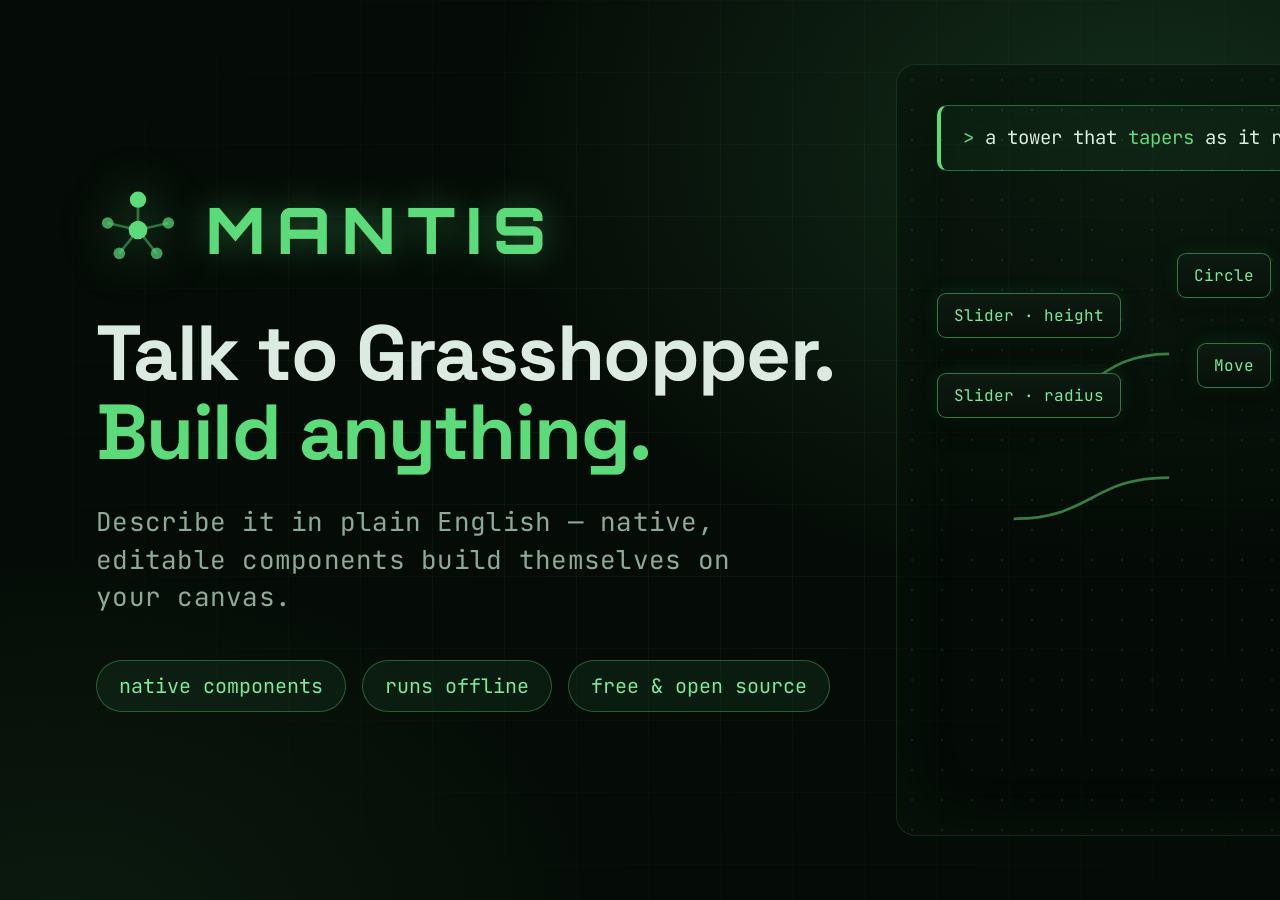
<file: marketing/graphics/x-card-1600x900.html>
<!DOCTYPE html>
<html lang="en">
<head>
<meta charset="UTF-8">
<!--
  X / Twitter in-stream card — 1600×900 (16:9).
  EXPORT: open in browser sized to 1600×900 and screenshot the page,
  or use the Preview MCP (resize 1600×900 → screenshot). PNG, no transparency needed.
-->
<link rel="preconnect" href="https://fonts.googleapis.com">
<link href="https://fonts.googleapis.com/css2?family=Orbitron:wght@600;700;800;900&family=Space+Grotesk:wght@400;500;600;700&family=JetBrains+Mono:wght@400;500&display=swap" rel="stylesheet">
<style>
    :root{
        --mantis:#5CDB7A; --mantis-bright:#7AE99A; --mantis-dim:#3a9b55;
        --ink:#DCEBE1; --muted:#8CAA96;
    }
    *{margin:0;padding:0;box-sizing:border-box;}
    html,body{width:1600px;height:900px;overflow:hidden;}
    body{
        background:
            radial-gradient(1100px 760px at 72% 16%, rgba(92,219,122,0.16), transparent 60%),
            radial-gradient(900px 640px at 4% 104%, rgba(92,219,122,0.07), transparent 60%),
            #050c07;
        font-family:'Space Grotesk',sans-serif; color:var(--ink); position:relative;
    }
    .grid{
        position:absolute; inset:0;
        background-image:
            linear-gradient(rgba(92,219,122,0.05) 1px,transparent 1px),
            linear-gradient(90deg, rgba(92,219,122,0.05) 1px,transparent 1px);
        background-size:72px 72px;
        mask-image:radial-gradient(1100px 760px at 50% 45%,#000 30%,transparent 82%);
    }
    .wrap{position:relative; z-index:2; height:100%; display:flex; align-items:center;}
    .left{ flex:0 0 56%; padding:0 0 0 96px; }
    .brand{display:flex; align-items:center; gap:26px; margin-bottom:42px;}
    .mark{width:84px;height:84px;filter:drop-shadow(0 0 22px rgba(92,219,122,0.5));}
    .wordmark{
        font-family:'Orbitron',sans-serif; font-weight:800; font-size:64px;
        letter-spacing:0.18em; color:var(--mantis); text-shadow:0 0 34px rgba(92,219,122,0.4);
    }
    h1{font-size:78px; font-weight:700; line-height:1.02; letter-spacing:-0.02em;}
    h1 .accent{color:var(--mantis);}
    .sub{
        margin-top:30px; font-family:'JetBrains Mono',monospace;
        font-size:26px; color:var(--muted); letter-spacing:0.01em; max-width:680px; line-height:1.45;
    }
    .pill-row{margin-top:44px; display:flex; gap:16px; flex-wrap:wrap;}
    .pill{
        border:1px solid rgba(92,219,122,0.35); background:rgba(92,219,122,0.07);
        color:var(--mantis-bright); padding:12px 22px; border-radius:999px;
        font-family:'JetBrains Mono',monospace; font-size:20px;
    }
    /* right: mini node-graph "canvas" */
    .right{ flex:1; height:100%; position:relative; }
    .canvas{
        position:absolute; inset:64px 80px 64px 0;
        border:1px solid rgba(92,219,122,0.16); border-radius:20px;
        background:rgba(4,10,6,0.55);
        box-shadow:inset 0 0 80px rgba(92,219,122,0.05);
        overflow:hidden;
    }
    .canvas .dots{
        position:absolute; inset:0;
        background-image:radial-gradient(rgba(92,219,122,0.22) 1.3px, transparent 1.3px);
        background-size:30px 30px; opacity:0.5;
    }
    .prompt{
        position:absolute; top:40px; left:40px; right:40px;
        font-family:'JetBrains Mono',monospace; font-size:19px; color:var(--ink);
        border:1px solid rgba(92,219,122,0.4); border-left:4px solid var(--mantis);
        background:rgba(92,219,122,0.06); padding:18px 22px; border-radius:10px; line-height:1.45;
    }
    .prompt .c{color:var(--mantis);}
    .node{
        position:absolute; padding:11px 16px; border-radius:9px;
        background:linear-gradient(180deg,#0c1a11,#081109);
        border:1px solid rgba(92,219,122,0.5);
        font-family:'JetBrains Mono',monospace; font-size:16px; color:var(--mantis-bright);
        box-shadow:0 8px 24px rgba(0,0,0,0.45), 0 0 18px rgba(92,219,122,0.12);
        white-space:nowrap;
    }
    svg.wires{position:absolute; inset:0; width:100%; height:100%; pointer-events:none;}
</style>
</head>
<body>
    <div class="grid"></div>
    <div class="wrap">
        <div class="left">
            <div class="brand">
                <svg class="mark" viewBox="0 0 36 36" fill="none">
                    <line x1="18" y1="5" x2="18" y2="18" stroke="#5CDB7A" stroke-width="1.2" opacity="0.45"/>
                    <line x1="5" y1="15" x2="18" y2="18" stroke="#5CDB7A" stroke-width="1.2" opacity="0.45"/>
                    <line x1="31" y1="15" x2="18" y2="18" stroke="#5CDB7A" stroke-width="1.2" opacity="0.45"/>
                    <line x1="10" y1="28" x2="18" y2="18" stroke="#5CDB7A" stroke-width="1.2" opacity="0.45"/>
                    <line x1="26" y1="28" x2="18" y2="18" stroke="#5CDB7A" stroke-width="1.2" opacity="0.45"/>
                    <circle cx="18" cy="5" r="3.5" fill="#5CDB7A"/>
                    <circle cx="5" cy="15" r="2.5" fill="#5CDB7A" opacity="0.7"/>
                    <circle cx="31" cy="15" r="2.5" fill="#5CDB7A" opacity="0.7"/>
                    <circle cx="10" cy="28" r="2.5" fill="#5CDB7A" opacity="0.7"/>
                    <circle cx="26" cy="28" r="2.5" fill="#5CDB7A" opacity="0.7"/>
                    <circle cx="18" cy="18" r="4" fill="#5CDB7A"/>
                </svg>
                <div class="wordmark">MANTIS</div>
            </div>
            <h1>Talk to Grasshopper.<br><span class="accent">Build anything.</span></h1>
            <div class="sub">Describe it in plain English — native, editable components build themselves on your canvas.</div>
            <div class="pill-row">
                <div class="pill">native components</div>
                <div class="pill">runs offline</div>
                <div class="pill">free &amp; open source</div>
            </div>
        </div>
        <div class="right">
            <div class="canvas">
                <div class="dots"></div>
                <div class="prompt"><span class="c">&gt;</span> a tower that <span class="c">tapers</span> as it rises</div>
                <svg class="wires" viewBox="0 0 640 560" preserveAspectRatio="none">
                    <path d="M120 250 C 200 250, 200 210, 280 210" stroke="#5CDB7A" stroke-width="2" fill="none" opacity="0.55"/>
                    <path d="M120 330 C 200 330, 200 300, 280 300" stroke="#5CDB7A" stroke-width="2" fill="none" opacity="0.55"/>
                    <path d="M430 210 C 500 210, 500 260, 470 290" stroke="#5CDB7A" stroke-width="2" fill="none" opacity="0.55"/>
                    <path d="M430 300 C 480 300, 480 300, 470 300" stroke="#5CDB7A" stroke-width="2" fill="none" opacity="0.55"/>
                </svg>
                <div class="node" style="top:228px; left:40px;">Slider · height</div>
                <div class="node" style="top:308px; left:40px;">Slider · radius</div>
                <div class="node" style="top:188px; left:280px;">Circle</div>
                <div class="node" style="top:278px; left:300px;">Move</div>
                <div class="node" style="top:268px; left:468px;">Loft &rarr;</div>
            </div>
        </div>
    </div>
</body>
</html>
</file>
<file: docs/mantis.css>
/* ============================================================
   MANTIS — site design system
   Mantis green identity · Tenon-grade craft & structure.
   Shared across index / why / product / story / setup.
   ============================================================ */

:root{
    /* surfaces — near-black with the faintest green undertone */
    --bg:       #050a07;
    --bg-2:     #070d09;
    --panel:    #0b120d;
    --panel-2:  #0f1812;
    --elevated: #14201a;
    --line:     #18271d;
    --line-2:   #21372a;

    /* ink */
    --ink:   #e9f1ea;
    --mut:   #8aa090;
    --dim:   #4d5f54;
    --faint: #344038;

    /* mantis green — the one brand accent */
    --green:    #5CDB7A;
    --green-br: #7AE99A;
    --green-d:  #3a9b55;
    --green-dd: #245f37;
    --glow:     rgba(92,219,122,.22);
    --glow-str: rgba(92,219,122,.42);

    /* secondary semantic accents (sparingly) */
    --amber: #e8b84d;   /* verify / proof / caution */
    --wire:  #5ED6DC;   /* data / wires */
    --good:  #5CDB7A;
    --bad:   #e8705f;

    --font-display: 'Orbitron', sans-serif;
    --font-body:    'Space Grotesk', sans-serif;
    --font-mono:    'JetBrains Mono', monospace;
    --ease: cubic-bezier(0.16,1,0.3,1);

    --wrap: 1180px;
}

*{margin:0;padding:0;box-sizing:border-box}
html{scroll-behavior:smooth;overflow-x:hidden}
body{
    background:var(--bg);color:var(--ink);font-family:var(--font-body);
    font-weight:300;line-height:1.65;-webkit-font-smoothing:antialiased;
    overflow-x:hidden;max-width:100vw;
}
::selection{background:var(--green);color:var(--bg)}
a{color:inherit;text-decoration:none}
img{max-width:100%}
.wrap{max-width:var(--wrap);margin:0 auto;padding:0 28px}

/* ── node-field background canvas (fixed, behind everything) ── */
#field{position:fixed;inset:0;width:100%;height:100%;z-index:0;pointer-events:none;opacity:.55}
.page{position:relative;z-index:1}

/* ============================================================
   PRELOADER — mouse-reactive wire field → MANTIS bleeds in → sweep
   ============================================================ */
#intro{position:fixed;inset:0;z-index:9999;background:var(--bg);
    display:flex;align-items:center;justify-content:center;overflow:hidden;
    clip-path:inset(0 0 0 0);-webkit-clip-path:inset(0 0 0 0)}
#intro-canvas{position:absolute;inset:0;width:100%;height:100%;opacity:.4}
/* vignette — pulls focus to the centre, quietens the field into atmosphere */
#intro::after{content:"";position:absolute;inset:0;z-index:1;pointer-events:none;
    background:radial-gradient(ellipse 70% 60% at 50% 48%,transparent 30%,rgba(5,10,7,.55) 100%)}
.intro-center{position:relative;z-index:2;text-align:center;display:flex;flex-direction:column;align-items:center}

/* ═══ "THE GRAPH SOLVES" — instrument calibrates, then computes the mark ═══
   Expo easing throughout (no spring/bounce). Atmosphere → ignition → plotting →
   focus-snap → typographic resolve. Tuned slow & deliberate. */
.intro-build-stage{position:relative;display:grid;place-items:center;margin-bottom:34px;isolation:isolate}
/* atmospheric breathing glow behind the mark */
.intro-glow{position:absolute;left:50%;top:50%;width:300px;height:300px;border-radius:50%;z-index:0;
    transform:translate(-50%,-50%);pointer-events:none;filter:blur(24px);
    background:radial-gradient(circle,var(--glow) 0%,transparent 60%);animation:breathe 5s ease-in-out infinite}
@keyframes breathe{0%,100%{opacity:.45;transform:translate(-50%,-50%) scale(.92)}
    50%{opacity:.8;transform:translate(-50%,-50%) scale(1.05)}}
/* lock-in bloom flash */
.intro-bloom{position:absolute;left:50%;top:50%;width:220px;height:220px;border-radius:50%;z-index:0;
    transform:translate(-50%,-50%) scale(.2);pointer-events:none;opacity:0;
    background:radial-gradient(circle,var(--green-br) 0%,var(--glow) 30%,transparent 65%);
    animation:bloom 1.5s var(--ease) 3.7s forwards}
@keyframes bloom{0%{opacity:0;transform:translate(-50%,-50%) scale(.2)}
    32%{opacity:.7}100%{opacity:0;transform:translate(-50%,-50%) scale(2.2)}}

.intro-build{position:relative;z-index:1;width:138px;height:138px;overflow:visible;
    filter:drop-shadow(0 0 18px var(--glow-str)) blur(4px);
    animation:focusSnap 1.3s var(--ease) 3.7s forwards}
/* the whole mark resolves from soft to razor-sharp at lock-in (depth-of-field) */
@keyframes focusSnap{0%{filter:drop-shadow(0 0 18px var(--glow-str)) blur(4px)}
    100%{filter:drop-shadow(0 0 26px var(--glow-str)) blur(0)}}

/* calibration ring — acquires focus, rotates, contracts away at lock-in */
.intro-build .cal-ring{fill:none;stroke:var(--green-d);stroke-width:.5;opacity:0;
    stroke-dasharray:4 6;transform-box:fill-box;transform-origin:center;
    animation:ringDraw 1.2s var(--ease) .15s forwards,ringSpin 18s linear 1.2s infinite,ringGo .9s var(--ease) 3.7s forwards}
@keyframes ringDraw{0%{opacity:0;stroke-dashoffset:60}100%{opacity:.5;stroke-dashoffset:0}}
@keyframes ringSpin{to{transform:rotate(360deg)}}
@keyframes ringGo{to{opacity:0;transform:scale(.78)}}

/* seed (centre) — ignites with a smooth bloom, no spring */
.intro-build .bc{fill:var(--green-br);opacity:0;animation:ignite .8s var(--ease) .9s forwards}
@keyframes ignite{0%{opacity:0;r:0}55%{opacity:1;r:5px}100%{opacity:1;r:4px}}

/* traces — a light beam plots outward from the centre toward each coordinate */
.intro-build .ln{stroke:var(--green);stroke-width:1.1;stroke-linecap:round;
    stroke-dasharray:14;stroke-dashoffset:14;opacity:.55}
.intro-build .l1{animation:plot .62s var(--ease) 1.30s forwards}
.intro-build .l2{animation:plot .62s var(--ease) 1.66s forwards}
.intro-build .l3{animation:plot .62s var(--ease) 2.02s forwards}
.intro-build .l4{animation:plot .62s var(--ease) 2.38s forwards}
.intro-build .l5{animation:plot .62s var(--ease) 2.74s forwards}
@keyframes plot{to{stroke-dashoffset:0}}

/* nodes resolve at each beam's tip (r overshoots slightly, no bounce easing) */
.intro-build .bn{fill:var(--green);opacity:0}
.intro-build .s1{animation:res35 .55s var(--ease) 1.72s forwards}
.intro-build .s2{animation:res25 .55s var(--ease) 2.08s forwards}
.intro-build .s3{animation:res25 .55s var(--ease) 2.44s forwards}
.intro-build .s4{animation:res25 .55s var(--ease) 2.80s forwards}
.intro-build .s5{animation:res25 .55s var(--ease) 3.16s forwards}
@keyframes res35{0%{opacity:0;r:0}65%{opacity:1;r:4.4px}100%{opacity:1;r:3.5px}}
@keyframes res25{0%{opacity:0;r:0}65%{opacity:1;r:3.2px}100%{opacity:.9;r:2.5px}}

/* ring-ping — a thin confirmation ring expands and fades as each node locks */
.intro-build .ping{fill:none;stroke:var(--green-br);stroke-width:1;opacity:0}
.intro-build .p1{animation:ping .85s ease 1.72s forwards}
.intro-build .p2{animation:ping .85s ease 2.08s forwards}
.intro-build .p3{animation:ping .85s ease 2.44s forwards}
.intro-build .p4{animation:ping .85s ease 2.80s forwards}
.intro-build .p5{animation:ping .85s ease 3.16s forwards}
@keyframes ping{0%{opacity:.6;r:2px;stroke-width:1.1}100%{opacity:0;r:9px;stroke-width:.2}}

/* STAGE 2 — MANTIS resolves: tracking tightens, blur clears, a scan underline draws */
#intro-logo{position:relative;font-family:var(--font-display);font-weight:900;
    font-size:clamp(2.4rem,7vw,4.6rem);color:var(--ink);
    opacity:0;filter:blur(14px);letter-spacing:.55em;
    animation:wordIn 1.5s var(--ease) 4.5s forwards}
@keyframes wordIn{0%{opacity:0;filter:blur(14px);letter-spacing:.55em}
    100%{opacity:1;filter:blur(0);letter-spacing:.16em}}
#intro-logo .x{color:var(--green);text-shadow:0 0 40px var(--glow-str)}
#intro-logo::after{content:"";position:absolute;left:0;right:100%;bottom:-12px;height:1px;
    background:linear-gradient(90deg,transparent,var(--green),transparent);
    box-shadow:0 0 10px var(--glow-str);opacity:0;animation:scanLine 1.2s var(--ease) 5.2s forwards}
@keyframes scanLine{0%{right:100%;opacity:0}30%{opacity:1}100%{right:0;opacity:.0}}

/* STAGE 3 — subtitle */
.intro-tag{font-family:var(--font-mono);font-size:.66rem;letter-spacing:.34em;text-transform:uppercase;
    color:var(--mut);margin-top:22px;opacity:0;animation:tagIn 1.2s var(--ease) 5.7s forwards}
@keyframes tagIn{0%{opacity:0;letter-spacing:.5em}100%{opacity:.85;letter-spacing:.34em}}

.intro-bar{position:absolute;left:50%;bottom:13%;transform:translateX(-50%);width:min(360px,62vw);
    transition:opacity .6s}
.intro-bar.fade{opacity:0}
.intro-bar-track{height:1px;background:var(--line-2);position:relative;overflow:hidden}
#intro-bar-fill{position:absolute;left:0;top:0;height:100%;width:0;
    background:linear-gradient(90deg,var(--green-d),var(--green));box-shadow:0 0 12px var(--glow-str)}
.intro-bar-label{display:flex;justify-content:space-between;margin-top:10px;
    font-family:var(--font-mono);font-size:.62rem;letter-spacing:.22em;text-transform:uppercase;color:var(--dim)}
.intro-bar-label i{color:var(--green);font-style:normal}

/* ── construction sweep: a glowing draft line sweeps down, "building" the page
      in beneath it as the intro clips away and the logo lifts off ── */
.sweep-line{position:absolute;left:0;right:0;top:0;height:2px;z-index:6;opacity:0;
    background:linear-gradient(90deg,transparent,var(--green) 30%,var(--green-br) 70%,transparent);
    box-shadow:0 0 26px 3px var(--glow-str),0 0 64px 9px var(--glow)}
#intro.sweep{clip-path:inset(100% 0 0 0);-webkit-clip-path:inset(100% 0 0 0);pointer-events:none;
    transition:clip-path 2s cubic-bezier(.76,0,.24,1),-webkit-clip-path 2s cubic-bezier(.76,0,.24,1)}
#intro.sweep .sweep-line{top:100%;opacity:1;transition:top 2s cubic-bezier(.76,0,.24,1),opacity .4s ease}
#intro.sweep #intro-logo,#intro.sweep .intro-build{transform:translateY(-70px);opacity:0;
    transition:transform 1.05s cubic-bezier(.6,0,.2,1),opacity .85s ease}
#intro.sweep .intro-tag,#intro.sweep .intro-bar{opacity:0;transition:opacity .4s ease}

/* ============================================================
   NAV
   ============================================================ */
.nav{position:fixed;top:0;left:0;right:0;z-index:60;
    backdrop-filter:blur(14px);background:rgba(5,10,7,.72);
    border-bottom:1px solid transparent;transition:border-color .3s,background .3s}
.nav.scrolled{border-bottom-color:var(--line);background:rgba(5,10,7,.9)}
.nav-inner{max-width:var(--wrap);margin:0 auto;padding:16px 28px;
    display:flex;align-items:center;justify-content:space-between;gap:24px}
.brand{display:flex;align-items:center;gap:12px;font-family:var(--font-display);font-weight:800;
    font-size:1.18rem;letter-spacing:.14em}
.brand .mark{width:30px;height:30px;flex-shrink:0;filter:drop-shadow(0 0 8px var(--glow))}
.nav-links{display:flex;align-items:center;gap:4px}
.nav-links a{font-family:var(--font-body);font-weight:500;font-size:1rem;letter-spacing:.01em;
    color:#c4d2c9;padding:9px 16px;border-radius:8px;transition:color .2s,background .2s}
.nav-links a:hover{color:var(--ink);background:var(--panel)}
.nav-links a.active{color:var(--green);font-weight:700}
.nav-cta{font-family:var(--font-display)!important;font-weight:700;font-size:.82rem!important;
    letter-spacing:.07em;text-transform:uppercase;background:var(--green);color:var(--bg)!important;
    padding:11px 22px!important;border-radius:8px;margin-left:8px}
.nav-cta:hover{background:var(--green-br)!important}
.nav-burger{display:none;background:none;border:none;color:var(--ink);cursor:pointer;font-size:1.4rem}
@media(max-width:820px){
    .nav-links{position:fixed;inset:56px 0 auto 0;flex-direction:column;align-items:stretch;
        background:var(--bg-2);border-bottom:1px solid var(--line);padding:14px 20px;gap:4px;
        transform:translateY(-130%);transition:transform .4s var(--ease)}
    .nav-links.open{transform:none}
    .nav-burger{display:block}
}

/* ============================================================
   BUTTONS / SHARED ATOMS
   ============================================================ */
.btn{display:inline-flex;align-items:center;gap:9px;font-family:var(--font-display);font-weight:700;
    font-size:.78rem;letter-spacing:.07em;text-transform:uppercase;padding:15px 30px;border-radius:9px;
    cursor:pointer;border:1px solid transparent;transition:transform .3s var(--ease),background .3s,border-color .3s}
.btn svg{transition:transform .3s var(--ease)}
.btn:hover{transform:translateY(-3px)}
.btn:hover svg{transform:translateX(3px)}
.btn-p{background:var(--green);color:var(--bg);box-shadow:0 0 30px var(--glow)}
.btn-p:hover{background:var(--green-br);box-shadow:0 12px 50px var(--glow-str)}
.btn-s{background:transparent;color:var(--ink);border-color:var(--line-2)}
.btn-s:hover{border-color:var(--green-d)}
.cta-row{display:flex;gap:14px;flex-wrap:wrap}

.eyebrow{display:inline-flex;align-items:center;gap:9px;font-family:var(--font-mono);font-size:.7rem;
    letter-spacing:.16em;text-transform:uppercase;color:var(--mut);
    background:var(--panel);border:1px solid var(--line-2);border-radius:30px;padding:7px 16px}
.eyebrow .dot{width:7px;height:7px;border-radius:50%;background:var(--green);
    box-shadow:0 0 9px var(--green);animation:dot 2s ease-in-out infinite}
@keyframes dot{0%,100%{opacity:1;transform:scale(1)}50%{opacity:.4;transform:scale(.65)}}

.section{padding:108px 0;position:relative}
.section.tight{padding:74px 0}
.kicker{font-family:var(--font-mono);font-size:.72rem;letter-spacing:.2em;text-transform:uppercase;
    color:var(--green);margin-bottom:16px}
.section h2{font-family:var(--font-display);font-weight:800;font-size:clamp(1.7rem,3.6vw,2.7rem);
    line-height:1.12;letter-spacing:.01em}
.section .lead{color:var(--mut);font-size:1.08rem;max-width:620px;margin-top:18px;line-height:1.7}
.center{text-align:center}
.center .lead{margin-left:auto;margin-right:auto}

/* reveal-on-scroll */
.reveal{opacity:0;transform:translateY(26px);transition:opacity .8s var(--ease),transform .8s var(--ease)}
.reveal.in{opacity:1;transform:none}

/* ============================================================
   HERO
   ============================================================ */
.hero{position:relative;padding:148px 0 96px;overflow:hidden}
.hero-aurora{position:absolute;top:-10%;left:50%;transform:translateX(-50%);width:1000px;height:560px;
    background:radial-gradient(ellipse at center,var(--glow),transparent 65%);filter:blur(40px);
    pointer-events:none;z-index:0}
.hero-grid{display:grid;grid-template-columns:1.05fr .95fr;gap:54px;align-items:center;position:relative;z-index:2}
.hero-grid>*{min-width:0}
.hero h1{font-family:var(--font-display);font-weight:900;font-size:clamp(1.85rem,7vw,4.2rem);
    line-height:1.04;letter-spacing:.01em;text-transform:uppercase;margin:24px 0 0;
    overflow-wrap:break-word}
.hero h1 .line{display:block;opacity:0;transform:translateY(14px);
    animation:lineIn .7s var(--ease) forwards}
.hero h1 .line-1{animation-delay:.15s}
.hero h1 .line-2{animation-delay:.32s}
.hero h1 .line-2 .x{color:var(--green);text-shadow:0 0 44px var(--glow-str)}
@keyframes lineIn{to{opacity:1;transform:none}}
.hero-sub{color:var(--mut);font-size:1.14rem;line-height:1.72;max-width:540px;margin:26px 0 32px}
@media(max-width:880px){.hero-grid{grid-template-columns:1fr;gap:40px}.hero{padding:128px 0 72px}}

/* interactive prompt bar */
.prompt-bar{margin-top:30px;background:var(--panel);border:1px solid var(--line-2);border-radius:13px;padding:16px 18px}
.prompt-label{font-family:var(--font-mono);font-size:.64rem;letter-spacing:.16em;text-transform:uppercase;
    color:var(--dim);margin-bottom:11px}
.prompt-row{display:flex;gap:10px;background:var(--bg-2);border:1px solid var(--line-2);border-radius:9px;
    padding:6px 6px 6px 14px;transition:border-color .25s}
.prompt-row:focus-within{border-color:var(--green-d)}
#hero-prompt{flex:1;background:none;border:none;outline:none;color:var(--ink);font-family:var(--font-mono);
    font-size:.86rem}
#hero-prompt::placeholder{color:var(--dim)}
#hero-prompt-btn{font-family:var(--font-display);font-weight:700;font-size:.7rem;letter-spacing:.06em;
    text-transform:uppercase;background:var(--green);color:var(--bg);border:none;border-radius:7px;
    padding:9px 18px;cursor:pointer;transition:background .2s}
#hero-prompt-btn:hover{background:var(--green-br)}
#hero-prompt-out{margin-top:0;max-height:0;overflow:hidden;transition:max-height .5s var(--ease)}
#hero-prompt-out.open{max-height:320px;margin-top:13px}
.po-step{display:flex;gap:10px;align-items:flex-start;font-family:var(--font-mono);font-size:.74rem;
    color:var(--mut);padding:4px 0;opacity:0;transform:translateX(-6px);
    animation:poIn .4s var(--ease) forwards}
.po-step .ic{color:var(--green);flex:0 0 auto}
.po-step.verdict{color:var(--green);font-weight:500;margin-top:6px;padding-top:9px;border-top:1px solid var(--line)}
@keyframes poIn{to{opacity:1;transform:none}}

/* ── 3D orbit hero — CAD-instrument panel ── */
.hero-3d-wrap{position:relative}
.hero-3d-wrap::before{content:"";position:absolute;inset:-1px;border-radius:17px;padding:1px;
    background:linear-gradient(150deg,var(--green-dd),transparent 40%,transparent 60%,rgba(92,219,122,.18));
    -webkit-mask:linear-gradient(#000 0 0) content-box,linear-gradient(#000 0 0);
    -webkit-mask-composite:xor;mask-composite:exclude;pointer-events:none}
#hero-3d{position:relative;border:1px solid var(--line-2);border-radius:16px;overflow:hidden;
    background:radial-gradient(120% 75% at 50% 0%,rgba(92,219,122,.06),transparent 58%),
        linear-gradient(180deg,var(--panel),var(--bg-2));
    box-shadow:0 36px 100px rgba(0,0,0,.6),inset 0 1px 0 rgba(255,255,255,.035)}

/* title bar */
.hero-3d-bar{display:flex;align-items:center;gap:11px;padding:13px 17px;border-bottom:1px solid var(--line);
    font-family:var(--font-mono);font-size:.74rem;color:var(--mut);
    background:linear-gradient(180deg,rgba(255,255,255,.025),transparent)}
.term-dots{display:flex;gap:7px}
.term-dot{width:11px;height:11px;border-radius:50%;display:inline-block}
.term-dot.r{background:#e8705f}.term-dot.y{background:var(--amber)}.term-dot.g{background:var(--green)}
.hero-3d-bar .term-title{margin-left:5px;letter-spacing:.04em;color:#b3c1b8}
.term-live{margin-left:auto;display:inline-flex;align-items:center;gap:7px;font-size:.6rem;
    letter-spacing:.22em;color:var(--green)}
.term-live .live-dot{width:6px;height:6px;border-radius:50%;background:var(--green);
    box-shadow:0 0 9px var(--green);animation:dot 2s ease-in-out infinite}

/* stage (isolates overlays from the slider rail — fixes the overlap) */
.hero-3d-stage{position:relative;overflow:hidden}
#hero-3d-canvas{display:block;width:100%;height:392px;cursor:grab}
#hero-3d-canvas:active{cursor:grabbing}
/* CAD corner ticks */
.corner{position:absolute;width:15px;height:15px;border:1px solid var(--green-d);opacity:.45;
    pointer-events:none}
.corner.tl{top:14px;left:14px;border-right:0;border-bottom:0}
.corner.tr{top:14px;right:14px;border-left:0;border-bottom:0}
.corner.bl{bottom:14px;left:14px;border-right:0;border-top:0}
.corner.br{bottom:14px;right:14px;border-left:0;border-top:0}
/* floating hint chip — blurred, legible, never overlaps the rail */
.hero-3d-hint{position:absolute;left:16px;bottom:16px;display:inline-flex;align-items:center;gap:7px;
    font-family:var(--font-mono);font-size:.62rem;letter-spacing:.08em;color:#9fb0a6;
    background:rgba(7,13,9,.72);backdrop-filter:blur(8px);-webkit-backdrop-filter:blur(8px);
    border:1px solid var(--line-2);border-radius:30px;padding:6px 13px;pointer-events:none}
.hero-3d-hint svg{width:13px;height:13px;color:var(--green);opacity:.9}
/* live coordinate readout */
.hero-3d-coord{position:absolute;right:16px;bottom:16px;font-family:var(--font-mono);font-size:.6rem;
    letter-spacing:.1em;color:var(--dim);pointer-events:none}
.hero-3d-coord b{color:var(--green-d);font-weight:500}

/* slider rail */
.hero-3d-sliders{display:flex;gap:22px;padding:17px 19px;border-top:1px solid var(--line);flex-wrap:wrap;
    background:linear-gradient(180deg,transparent,rgba(0,0,0,.18))}
.slider-cell{flex:1;min-width:92px}
.slider-head{display:flex;justify-content:space-between;align-items:baseline;margin-bottom:10px}
.slider-cell label{font-family:var(--font-mono);font-size:.58rem;letter-spacing:.16em;
    text-transform:uppercase;color:var(--dim)}
.slider-cell .sval{font-family:var(--font-mono);font-size:.7rem;font-weight:500;color:var(--green)}
.slider-cell input[type=range]{width:100%;-webkit-appearance:none;height:3px;border-radius:3px;outline:none;
    background:var(--line-2);cursor:pointer}
.slider-cell input[type=range]::-webkit-slider-thumb{-webkit-appearance:none;width:14px;height:14px;
    border-radius:50%;background:var(--green);box-shadow:0 0 0 3px rgba(92,219,122,.12),0 0 12px var(--glow-str);
    cursor:pointer;transition:box-shadow .2s}
.slider-cell input[type=range]::-webkit-slider-thumb:hover{box-shadow:0 0 0 5px rgba(92,219,122,.16),0 0 16px var(--glow-str)}
.slider-cell input[type=range]::-moz-range-thumb{width:14px;height:14px;border:none;border-radius:50%;
    background:var(--green);box-shadow:0 0 12px var(--glow-str);cursor:pointer}

/* ============================================================
   PROMPT TICKER
   ============================================================ */
.ticker-wrap{border-top:1px solid var(--line);border-bottom:1px solid var(--line);overflow:hidden;
    background:var(--bg-2);padding:14px 0;position:relative;z-index:1}
.ticker{display:flex;gap:36px;width:max-content;animation:scroll 38s linear infinite}
.ticker span{font-family:var(--font-mono);font-size:.82rem;color:var(--dim);white-space:nowrap;
    display:flex;align-items:center;gap:36px}
.ticker span::after{content:'·';color:var(--green-d)}
@keyframes scroll{to{transform:translateX(-50%)}}

/* ============================================================
   STATS
   ============================================================ */
.stats{display:grid;grid-template-columns:repeat(4,1fr);gap:16px}
.stat{background:var(--panel);border:1px solid var(--line);border-radius:13px;padding:26px 20px;text-align:center}
.stat .n{font-family:var(--font-display);font-weight:800;font-size:2.4rem;color:var(--green);
    text-shadow:0 0 28px var(--glow);line-height:1}
.stat .l{font-family:var(--font-mono);font-size:.64rem;letter-spacing:.13em;text-transform:uppercase;
    color:var(--dim);margin-top:10px}
@media(max-width:680px){.stats{grid-template-columns:repeat(2,1fr)}}

/* ============================================================
   CARD GRID (features / steps / modes)
   ============================================================ */
.grid{display:grid;gap:18px}
.grid.cols-3{grid-template-columns:repeat(3,1fr)}
.grid.cols-2{grid-template-columns:repeat(2,1fr)}
.grid.cols-4{grid-template-columns:repeat(4,1fr)}
@media(max-width:880px){.grid.cols-3,.grid.cols-4{grid-template-columns:repeat(2,1fr)}}
@media(max-width:560px){.grid.cols-2,.grid.cols-3,.grid.cols-4{grid-template-columns:1fr}}
.card{background:var(--panel);border:1px solid var(--line);border-radius:15px;padding:28px;
    transition:border-color .3s,transform .3s,box-shadow .3s}
.card:hover{border-color:var(--line-2);transform:translateY(-4px);box-shadow:0 18px 50px rgba(0,0,0,.35)}
.card .ic{width:42px;height:42px;border-radius:10px;display:grid;place-items:center;margin-bottom:18px;
    background:rgba(92,219,122,.08);border:1px solid var(--green-dd);color:var(--green);font-size:1.2rem}
.card h3{font-family:var(--font-display);font-weight:700;font-size:1.04rem;letter-spacing:.02em;margin-bottom:9px}
.card p{color:var(--mut);font-size:.94rem;line-height:1.62}
.card .tag{display:inline-block;font-family:var(--font-mono);font-size:.6rem;letter-spacing:.1em;
    text-transform:uppercase;color:var(--green);margin-bottom:14px}

/* numbered steps */
.step .num{font-family:var(--font-display);font-weight:800;font-size:1.5rem;color:var(--green-d);
    margin-bottom:14px;display:block}

/* ============================================================
   COMPARE TABLE (why page)
   ============================================================ */
.cmp{width:100%;border-collapse:separate;border-spacing:0;border:1px solid var(--line);border-radius:14px;overflow:hidden}
.cmp th,.cmp td{padding:16px 20px;text-align:left;font-size:.92rem;border-bottom:1px solid var(--line)}
.cmp thead th{font-family:var(--font-display);font-weight:700;font-size:.78rem;letter-spacing:.06em;
    text-transform:uppercase;background:var(--panel-2);color:var(--ink)}
.cmp thead th.us{color:var(--green)}
.cmp td:first-child{font-family:var(--font-mono);font-size:.8rem;color:var(--mut)}
.cmp tbody tr:last-child td{border-bottom:none}
.cmp .yes{color:var(--green)}.cmp .no{color:var(--bad)}.cmp .meh{color:var(--amber)}
.cmp td.us{background:rgba(92,219,122,.04)}

/* split feature row */
.split{display:grid;grid-template-columns:1fr 1fr;gap:40px;align-items:center}
.split>*{min-width:0}
.split.rev{direction:rtl}.split.rev>*{direction:ltr}
@media(max-width:820px){.split{grid-template-columns:1fr;gap:24px}.split.rev{direction:ltr}}
.codeframe{background:var(--bg-2);border:1px solid var(--line-2);border-radius:13px;overflow:hidden}
.codeframe .cf-bar{display:flex;gap:7px;padding:11px 14px;border-bottom:1px solid var(--line)}
.codeframe pre{padding:18px;font-family:var(--font-mono);font-size:.8rem;line-height:1.7;color:var(--mut);
    overflow-x:auto}
.codeframe pre .g{color:var(--green)}.codeframe pre .a{color:var(--amber)}.codeframe pre .c{color:var(--dim)}

/* ============================================================
   CALLOUT / CTA BAND
   ============================================================ */
.band{position:relative;text-align:center;padding:96px 0;overflow:hidden;
    border-top:1px solid var(--line);border-bottom:1px solid var(--line);background:var(--bg-2)}
.band h2{font-family:var(--font-display);font-weight:800;font-size:clamp(1.9rem,4vw,3rem);line-height:1.1}
.band .lead{margin:18px auto 30px}
.install-cmd{display:inline-flex;align-items:center;gap:14px;background:var(--panel);border:1px solid var(--line-2);
    border-radius:10px;padding:14px 22px;font-family:var(--font-mono);font-size:.86rem;margin-top:6px}
.install-cmd .lbl{color:var(--dim);font-size:.66rem;text-transform:uppercase;letter-spacing:.1em}
.install-cmd .cmd{color:var(--green)}
.install-cmd button{background:none;border:none;color:var(--dim);cursor:pointer;font-size:.95rem;transition:color .2s}
.install-cmd button:hover{color:var(--green)}

/* ============================================================
   FOOTER
   ============================================================ */
.footer{border-top:1px solid var(--line);padding:56px 0 40px;background:var(--bg-2);position:relative;z-index:1}
.footer-grid{display:grid;grid-template-columns:1.6fr 1fr 1fr 1fr;gap:40px;margin-bottom:40px}
@media(max-width:760px){.footer-grid{grid-template-columns:1fr 1fr;gap:28px}}
.footer h4{font-family:var(--font-mono);font-size:.66rem;letter-spacing:.16em;text-transform:uppercase;
    color:var(--dim);margin-bottom:16px}
.footer a{display:block;color:var(--mut);font-size:.9rem;padding:5px 0;transition:color .2s}
.footer a:hover{color:var(--green)}
.footer .fbrand p{color:var(--mut);font-size:.9rem;max-width:280px;margin-top:14px;line-height:1.6}
.footer-bottom{border-top:1px solid var(--line);padding-top:24px;display:flex;justify-content:space-between;
    flex-wrap:wrap;gap:12px;font-family:var(--font-mono);font-size:.72rem;color:var(--dim)}

/* page-hero (interior pages) */
.page-hero{padding:148px 0 56px;position:relative;overflow:hidden}
.page-hero h1{font-family:var(--font-display);font-weight:800;font-size:clamp(2.1rem,4.6vw,3.4rem);
    line-height:1.08;margin:18px 0 0;letter-spacing:.01em}
.page-hero .lead{color:var(--mut);font-size:1.12rem;max-width:600px;margin-top:20px;line-height:1.7}

/* ============================================================
   PHONE  (≤560px)
   ============================================================ */
@media(max-width:560px){
    .wrap{padding:0 18px}
    .section{padding:64px 0}
    .section.tight{padding:48px 0}
    .hero{padding:116px 0 56px}
    .hero h1{font-size:clamp(1.85rem,9vw,3rem)}
    .hero-sub,.page-hero .lead,.section .lead{font-size:1rem}
    .eyebrow{font-size:.58rem;letter-spacing:.08em;padding:6px 12px;
        white-space:normal;line-height:1.4;text-align:left}
    .cta-row .btn{flex:1 1 auto;justify-content:center}
    .band{padding:64px 0}
    .install-cmd{width:100%;justify-content:space-between}
    .page-hero{padding:116px 0 40px}
    .page-hero h1{font-size:clamp(1.85rem,8vw,2.6rem)}
    #hero-3d-canvas{height:300px}
    .hero-3d-sliders{gap:14px}
    .hero-aurora{width:100%}
    .footer-grid{grid-template-columns:1fr 1fr;gap:22px}
    .cmp th,.cmp td{padding:12px 12px;font-size:.82rem}
    .stat .n{font-size:2rem}
    /* keep the preloader mark from crowding small screens */
    .intro-build{width:112px;height:112px}
    #intro-logo{font-size:clamp(2rem,12vw,3rem)}
}

@media(prefers-reduced-motion:reduce){
    *{animation-duration:.001ms!important;transition-duration:.001ms!important}
    .reveal{opacity:1;transform:none}
}

/* ============================================================
   0.5.1 — AMBIENT REPOSITION: orb hero · day-track · build demo
   ============================================================ */

/* ---- the orb — a living bead of light (no chrome), mirrors CompanionOrb.cs ---- */
.orb-scene{--orb:var(--green);--orb-rgb:92,219,122;
    position:relative;min-height:500px;z-index:2}
/* soft ambient halo that bleeds into the hero — presence, not a panel */
.orb-aura{position:absolute;top:38%;left:50%;width:520px;height:520px;border-radius:50%;
    transform:translate(-50%,-50%);pointer-events:none;
    background:radial-gradient(circle,rgba(var(--orb-rgb),.20) 0%,rgba(var(--orb-rgb),.07) 33%,transparent 62%);
    animation:auraBreathe 6s ease-in-out infinite;transition:background .8s var(--ease)}
.orb{position:absolute;top:38%;left:50%;transform:translate(-50%,-50%);
    width:160px;height:160px;display:grid;place-items:center;z-index:2}
/* the bead: a bright 3D drop of light with a specular highlight */
.orb-bead{position:relative;width:38px;height:38px;border-radius:50%;
    background:radial-gradient(circle at 36% 30%,#fff 0%,var(--orb) 46%,rgba(var(--orb-rgb),.6) 70%,transparent 82%);
    box-shadow:0 0 30px 6px rgba(var(--orb-rgb),.85),0 0 80px 24px rgba(var(--orb-rgb),.40);
    animation:beadBreathe 3.6s ease-in-out infinite;transition:background .6s,box-shadow .6s}
/* watching pulses radiating outward — the orb is alive and scanning */
.orb-ring{position:absolute;inset:0;margin:auto;width:46px;height:46px;border-radius:50%;
    border:1px solid rgba(var(--orb-rgb),.7);opacity:0;animation:orbWatch 4.2s ease-out infinite}
.orb-ring.r2{animation-delay:1.4s}
.orb-ring.r3{animation-delay:2.8s}
@keyframes beadBreathe{0%,100%{transform:scale(.9)}50%{transform:scale(1.12)}}
@keyframes auraBreathe{0%,100%{transform:translate(-50%,-50%) scale(.94);opacity:.82}50%{transform:translate(-50%,-50%) scale(1.06);opacity:1}}
@keyframes orbWatch{0%{transform:scale(.8);opacity:.5}70%{opacity:0}100%{transform:scale(4.4);opacity:0}}

/* aware / nudge → the product's amber (earned attention), breathing quickens */
.orb-scene.is-aware,.orb-scene.is-active{--orb:#f59e0b;--orb-rgb:245,158,11}
.orb-scene.is-active .orb-bead{animation-duration:1.9s}
.orb-scene.is-active .orb-ring{animation-duration:2.4s}

/* floating status line under the orb (no chrome) */
.orb-caption{position:absolute;top:62%;left:0;right:0;text-align:center;font-family:var(--font-mono);
    font-size:.66rem;letter-spacing:.18em;text-transform:uppercase;color:var(--dim);
    transition:color .5s,opacity .5s;z-index:2}
.orb-caption::before{content:"";display:inline-block;width:6px;height:6px;border-radius:50%;
    background:var(--orb);box-shadow:0 0 8px var(--orb);margin-right:10px;vertical-align:middle}
.orb-scene.is-aware .orb-caption{color:#f59e0b}
.orb-scene.is-active .orb-caption,.orb-scene.is-fixed .orb-caption{opacity:0}

/* the whisper — a soft, frameless card that blooms from the orb on a verified catch */
.whisper{position:absolute;top:58%;left:50%;transform:translate(-50%,16px);z-index:3;
    width:min(380px,84%);text-align:left;
    background:linear-gradient(180deg,rgba(13,20,15,.78),rgba(5,10,7,.82));
    backdrop-filter:blur(16px);-webkit-backdrop-filter:blur(16px);
    border:1px solid rgba(245,158,11,.30);border-radius:16px;padding:16px 18px;
    box-shadow:0 30px 80px rgba(0,0,0,.6),0 0 50px rgba(245,158,11,.10);
    opacity:0;pointer-events:none;transition:opacity .5s var(--ease),transform .5s var(--ease)}
.orb-scene.is-active .whisper{opacity:1;transform:translate(-50%,0);pointer-events:auto}
.whisper-head{display:flex;align-items:center;gap:8px;font-family:var(--font-mono);font-size:.6rem;
    letter-spacing:.14em;text-transform:uppercase;color:#f59e0b;margin-bottom:9px}
.fix-spark{width:7px;height:7px;border-radius:50%;background:#f59e0b;box-shadow:0 0 9px #f59e0b;flex-shrink:0}
.whisper-body{color:var(--ink);font-size:.92rem;line-height:1.55;margin-bottom:14px}
.whisper-body b{color:var(--green-br);font-weight:500}
.whisper-actions{display:flex;gap:9px}
.fix-btn{font-family:var(--font-display);font-weight:700;font-size:.72rem;letter-spacing:.04em;
    border-radius:9px;padding:9px 15px;cursor:pointer;border:1px solid transparent;transition:all .2s}
.fix-btn.primary{background:var(--green);color:var(--bg);box-shadow:0 0 20px var(--glow)}
.fix-btn.primary:hover{background:var(--green-br);transform:translateY(-1px)}
.fix-btn.ghost{background:transparent;color:var(--mut);border-color:var(--line-2)}
.fix-btn.ghost:hover{color:var(--ink);border-color:var(--green-d)}

/* the receipt — quiet confirmation, frameless */
.fix-receipt{position:absolute;top:62%;left:0;right:0;text-align:center;z-index:3;
    font-family:var(--font-mono);font-size:.78rem;letter-spacing:.03em;color:var(--mut);
    opacity:0;transform:translateY(8px);transition:opacity .5s var(--ease),transform .5s var(--ease)}
.fix-receipt b{color:var(--green-br);font-weight:500}
.fix-receipt .rcheck{color:var(--green);margin-right:7px}
.orb-scene.is-fixed .fix-receipt{opacity:1;transform:translateY(0)}

/* state legend — frameless, floating at the base of the scene */
.orb-legend{position:absolute;bottom:34px;left:0;right:0;display:flex;justify-content:center;gap:24px;z-index:2;
    font-family:var(--font-mono);font-size:.6rem;letter-spacing:.1em;text-transform:uppercase;color:var(--dim)}
.orb-legend .ol{display:inline-flex;align-items:center;gap:7px}
.dot-clean,.dot-aware,.dot-active{width:8px;height:8px;border-radius:50%;flex-shrink:0;display:inline-block}
.dot-clean{background:var(--green);box-shadow:0 0 7px var(--glow)}
.dot-aware{background:#f59e0b;box-shadow:0 0 7px rgba(245,158,11,.45)}
.dot-active{background:var(--green-br);box-shadow:0 0 9px var(--green-br)}

/* ---- a day with the orb (timeline) ---- */
.day-track{display:grid;grid-template-columns:repeat(4,1fr);gap:18px;position:relative}
.day-step{background:var(--panel);border:1px solid var(--line);border-radius:15px;padding:24px 22px;position:relative}
.day-step .day-dot{display:inline-grid;place-items:center;width:34px;height:34px;border-radius:9px;
    background:var(--bg-2);border:1px solid var(--line-2);margin-bottom:16px}
.day-step h3{font-family:var(--font-display);font-weight:700;font-size:1rem;letter-spacing:.01em;margin-bottom:9px}
.day-step p{color:var(--mut);font-size:.92rem;line-height:1.62}
.day-step p em{color:var(--ink);font-style:normal;border-bottom:1px solid var(--green-dd)}
.day-step p b{color:var(--green-br);font-weight:500}
@media(max-width:880px){.day-track{grid-template-columns:repeat(2,1fr)}}
@media(max-width:560px){.day-track{grid-template-columns:1fr}}

/* ---- the build demo (chat → think → tower) ---- */
.build-demo{display:grid;grid-template-columns:.92fr 1.08fr;gap:24px;align-items:stretch}
@media(max-width:880px){.build-demo{grid-template-columns:1fr;gap:18px}}
.build-chat{background:var(--panel);border:1px solid var(--line-2);border-radius:16px;overflow:hidden;display:flex;flex-direction:column}
.bchat-bar,.build-stage .hero-3d-bar{flex-shrink:0}
.bchat-bar{display:flex;align-items:center;gap:11px;padding:13px 17px;border-bottom:1px solid var(--line);
    font-family:var(--font-mono);font-size:.7rem;color:#b3c1b8}
.bchat-body{padding:20px 18px;display:flex;flex-direction:column;gap:14px;min-height:300px}
.bmsg{border-radius:11px;padding:13px 15px;font-size:.92rem;line-height:1.55;max-width:92%}
.bmsg.user{align-self:flex-end;background:var(--green-dd);color:var(--ink);border:1px solid var(--green-d);min-height:20px}
.bcaret{display:inline-block;width:2px;height:1em;background:var(--green-br);margin-left:1px;vertical-align:text-bottom;
    animation:bcaret 1s step-end infinite}
@keyframes bcaret{50%{opacity:0}}
.bmsg.ai{align-self:flex-start;background:var(--bg-2);border:1px solid var(--line);color:var(--mut)}
.bmsg.thinking{display:none;align-items:center;gap:11px;font-family:var(--font-mono);font-size:.72rem;
    letter-spacing:.06em;color:var(--dim)}
.build-chat.show-think .bmsg.thinking{display:inline-flex}
.bthink-dots{display:inline-flex;gap:5px}
.bthink-dots i{width:6px;height:6px;border-radius:50%;background:var(--green-d);animation:bthink 1.2s ease-in-out infinite}
.bthink-dots i:nth-child(2){animation-delay:.18s}.bthink-dots i:nth-child(3){animation-delay:.36s}
@keyframes bthink{0%,100%{opacity:.3;transform:translateY(0)}50%{opacity:1;transform:translateY(-3px)}}
.bmsg.plan{display:none;flex-direction:column;gap:9px;background:transparent;border:none;padding:0;max-width:100%}
.build-chat.show-plan .bmsg.plan{display:flex}
.bplan-row{display:flex;align-items:flex-start;gap:10px;font-family:var(--font-mono);font-size:.8rem;
    color:var(--mut);background:var(--bg-2);border:1px solid var(--line);border-radius:9px;padding:10px 13px;
    opacity:0;transform:translateX(-8px);animation:bplanIn .4s var(--ease) forwards}
.build-chat.show-plan .bplan-row:nth-child(1){animation-delay:.05s}
.build-chat.show-plan .bplan-row:nth-child(2){animation-delay:.22s}
.build-chat.show-plan .bplan-row:nth-child(3){animation-delay:.39s}
.build-chat.show-plan .bplan-row:nth-child(4){animation-delay:.56s}
@keyframes bplanIn{to{opacity:1;transform:translateX(0)}}
.bplan-row .bp-ic{color:var(--green-d);flex-shrink:0}
.bplan-row.verdict{color:var(--green-br);border-color:var(--green-dd);background:rgba(36,95,55,.18)}
.bplan-row.verdict .bp-ic{color:var(--green)}

.build-stage{display:flex;flex-direction:column}
#build-canvas{display:block;width:100%;height:100%;min-height:330px;cursor:grab;opacity:0;transition:opacity 1s var(--ease)}
#build-canvas:active{cursor:grabbing}
.build-stage.show-tower #build-canvas{opacity:1}
.build-stage .hero-3d-stage{flex:1}

/* ---- modes strip (the engine, demoted) ---- */
.modes-strip{display:grid;grid-template-columns:repeat(4,1fr);gap:1px;margin-top:30px;
    background:var(--line);border:1px solid var(--line);border-radius:14px;overflow:hidden}
.ms-cell{background:var(--panel);padding:20px 18px}
.ms-cell .tag{display:inline-block;font-family:var(--font-mono);font-size:.6rem;letter-spacing:.1em;
    text-transform:uppercase;color:var(--green);border:1px solid var(--green-dd);border-radius:5px;
    padding:3px 8px;margin-bottom:11px}
.ms-cell p{color:var(--mut);font-size:.86rem;line-height:1.55}
.ms-cell p em{color:var(--ink);font-style:normal}
@media(max-width:880px){.modes-strip{grid-template-columns:repeat(2,1fr)}}
@media(max-width:480px){.modes-strip{grid-template-columns:1fr}}

@media(max-width:560px){
    .orb-scene{min-height:420px}
    .orb-aura{width:380px;height:380px}
    #build-canvas{min-height:280px}
}

/* ============================================================
   0.5.1 — DOCKED COMPANION: frameless quick-ask + panel on demand (Siri/Reer)
   ============================================================ */
/* the dock — a frameless, glassy quick-ask pill; always present at the base of the scene */
.ask-dock{position:absolute;bottom:28px;left:50%;transform:translateX(-50%);z-index:4;
    display:flex;align-items:center;gap:11px;width:min(330px,84%);padding:10px 11px 10px 15px;
    border-radius:999px;background:linear-gradient(180deg,rgba(13,20,15,.72),rgba(5,10,7,.66));
    backdrop-filter:blur(16px);-webkit-backdrop-filter:blur(16px);
    border:1px solid rgba(92,219,122,.16);
    box-shadow:0 18px 50px rgba(0,0,0,.45),0 0 30px rgba(92,219,122,.06),inset 0 1px 0 rgba(255,255,255,.04)}
.ask-mini{width:13px;height:13px;border-radius:50%;flex-shrink:0;
    background:radial-gradient(circle at 38% 32%,#fff,var(--green) 55%,transparent 80%);
    box-shadow:0 0 12px 2px rgba(92,219,122,.7);animation:beadBreathe 3.6s ease-in-out infinite}
.ask-ph{flex:1;font-family:var(--font-body);font-size:.92rem;color:var(--dim);
    white-space:nowrap;overflow:hidden;text-overflow:ellipsis}
.ask-dock.typing .ask-ph{color:var(--ink)}
.ask-dock.typing .ask-ph::after{content:"";display:inline-block;width:2px;height:1.02em;
    background:var(--green-br);margin-left:2px;vertical-align:text-bottom;animation:bcaret 1s step-end infinite}
.ask-expand{flex-shrink:0;width:30px;height:30px;border-radius:50%;display:grid;place-items:center;
    background:rgba(255,255,255,.04);border:1px solid var(--line-2);color:var(--mut);cursor:pointer;transition:all .2s}
.ask-expand:hover{color:var(--green-br);border-color:var(--green-d);background:rgba(92,219,122,.09)}
.ask-expand svg{width:14px;height:14px}
.ask-dock::after{content:"full panel";position:absolute;right:14px;bottom:-19px;font-family:var(--font-mono);
    font-size:.54rem;letter-spacing:.12em;text-transform:uppercase;color:var(--dim);opacity:0;transition:opacity .2s}
.ask-dock:hover::after{opacity:.8}

/* the floating conversation — quick ask, no window. Bubbles, frameless+glassy. */
.ask-thread{position:absolute;top:6%;left:50%;transform:translateX(-50%);z-index:3;
    width:min(340px,86%);display:flex;flex-direction:column;gap:9px;
    opacity:0;transition:opacity .45s var(--ease);pointer-events:none}
.orb-scene.is-asking .ask-thread{opacity:1}
.ask-bubble{font-size:.9rem;line-height:1.5;padding:11px 15px;border-radius:16px;max-width:90%;
    backdrop-filter:blur(12px);-webkit-backdrop-filter:blur(12px)}
.ask-bubble.user{align-self:flex-end;background:rgba(92,219,122,.15);border:1px solid rgba(92,219,122,.26);
    color:var(--ink);border-bottom-right-radius:5px}
.ask-bubble.ai{align-self:flex-start;background:rgba(13,20,15,.74);border:1px solid var(--line);
    color:var(--mut);border-bottom-left-radius:5px;opacity:0;transform:translateY(7px);
    transition:opacity .4s var(--ease),transform .4s var(--ease)}
.orb-scene.is-asking.answered .ask-bubble.ai{opacity:1;transform:translateY(0)}

/* ============================================================
   0.5.1 — REER MODEL: frameless ephemeral bubble stream (no panel)
   ============================================================ */
.reer-scene{position:relative;min-height:500px;z-index:2}
.r-aura{position:absolute;bottom:54px;left:50%;width:460px;height:460px;border-radius:50%;
    transform:translateX(-50%);pointer-events:none;
    background:radial-gradient(circle,rgba(92,219,122,.13) 0%,rgba(92,219,122,.04) 36%,transparent 64%);
    animation:auraBreathe 6s ease-in-out infinite}

/* the stream: bottom-aligned, bubbles stack UP and fade with age */
.r-stream{position:absolute;left:0;right:0;bottom:92px;display:flex;flex-direction:column;
    justify-content:flex-end;gap:9px;padding:0 6px;max-height:360px}

/* a bubble — frameless soft glass; opacity is set per-bubble by JS (age fade) */
.r-bubble{align-self:flex-start;max-width:88%;font-size:.92rem;line-height:1.5;padding:11px 15px;
    border-radius:16px;color:var(--mut);
    background:rgba(13,20,15,.66);backdrop-filter:blur(14px);-webkit-backdrop-filter:blur(14px);
    border:1px solid rgba(255,255,255,.05);box-shadow:0 12px 34px rgba(0,0,0,.32);
    opacity:0;transform:translateY(12px) scale(.97);
    transition:opacity .45s var(--ease),transform .45s var(--ease),filter .45s var(--ease)}
.r-bubble.in{transform:translateY(0) scale(1)}
.r-bubble.out{opacity:0!important;transform:translateY(-8px) scale(.96)!important;margin-bottom:-44px}
.r-bubble.pop{transform:scale(1.05)}
.r-bubble.user{align-self:flex-end;background:rgba(92,219,122,.15);border-color:rgba(92,219,122,.24);
    color:var(--ink);border-bottom-right-radius:6px}
.r-bubble.ai{color:var(--ink);border-bottom-left-radius:6px}
.r-bubble.ai b{color:var(--green-br);font-weight:500}
.r-bubble.note{background:rgba(245,158,11,.12);border-color:rgba(245,158,11,.32);color:var(--ink);border-bottom-left-radius:6px}
.r-bubble.note b{color:#f5c454;font-weight:600}
.r-ok{color:var(--green);margin-right:6px;font-weight:600}
.r-spark{display:inline-block;width:7px;height:7px;border-radius:50%;background:#f59e0b;
    box-shadow:0 0 9px #f59e0b;margin-right:8px;vertical-align:middle}

/* the thinking bubble — pulsing dots; pops when done */
.r-bubble.think{display:inline-flex;align-items:center;gap:9px;color:var(--dim);
    font-family:var(--font-mono);font-size:.76rem;letter-spacing:.06em}
.r-dots{display:inline-flex;gap:5px}
.r-dots i{width:6px;height:6px;border-radius:50%;background:var(--green-d);animation:bthink 1.1s ease-in-out infinite}
.r-dots i:nth-child(2){animation-delay:.16s}.r-dots i:nth-child(3){animation-delay:.32s}

/* the presence: a small bead of light + a frameless quick-ask pill (no expand, no panel) */
.r-dock{position:absolute;left:0;right:0;bottom:30px;display:flex;align-items:center;gap:12px}
.r-orb{width:30px;height:30px;border-radius:50%;flex-shrink:0;position:relative;
    background:radial-gradient(circle at 38% 32%,#fff 0%,var(--green) 48%,transparent 80%);
    box-shadow:0 0 26px 5px rgba(92,219,122,.75),0 0 60px 16px rgba(92,219,122,.32);
    animation:beadBreathe 3.6s ease-in-out infinite;transition:background .5s,box-shadow .5s}
.r-orb.thinking{animation-duration:1.5s;background:radial-gradient(circle at 38% 32%,#fff 0%,var(--green-br) 48%,transparent 80%)}
.r-orb.aware{background:radial-gradient(circle at 38% 32%,#fff 0%,#f59e0b 48%,transparent 80%);
    box-shadow:0 0 26px 5px rgba(245,158,11,.7),0 0 60px 16px rgba(245,158,11,.3)}
.r-ask{flex:1;display:flex;align-items:center;padding:11px 16px;border-radius:999px;
    background:linear-gradient(180deg,rgba(13,20,15,.6),rgba(5,10,7,.55));
    backdrop-filter:blur(14px);-webkit-backdrop-filter:blur(14px);border:1px solid rgba(92,219,122,.14)}
.r-ph{flex:1;font-family:var(--font-body);font-size:.92rem;color:var(--dim);white-space:nowrap;overflow:hidden;text-overflow:ellipsis}
.r-ask.typing .r-ph{color:var(--ink)}
.r-ask.typing .r-ph::after{content:"";display:inline-block;width:2px;height:1em;background:var(--green-br);
    margin-left:2px;vertical-align:text-bottom;animation:bcaret 1s step-end infinite}
@media(max-width:560px){.reer-scene{min-height:430px}.r-aura{width:340px;height:340px}}
</file>
